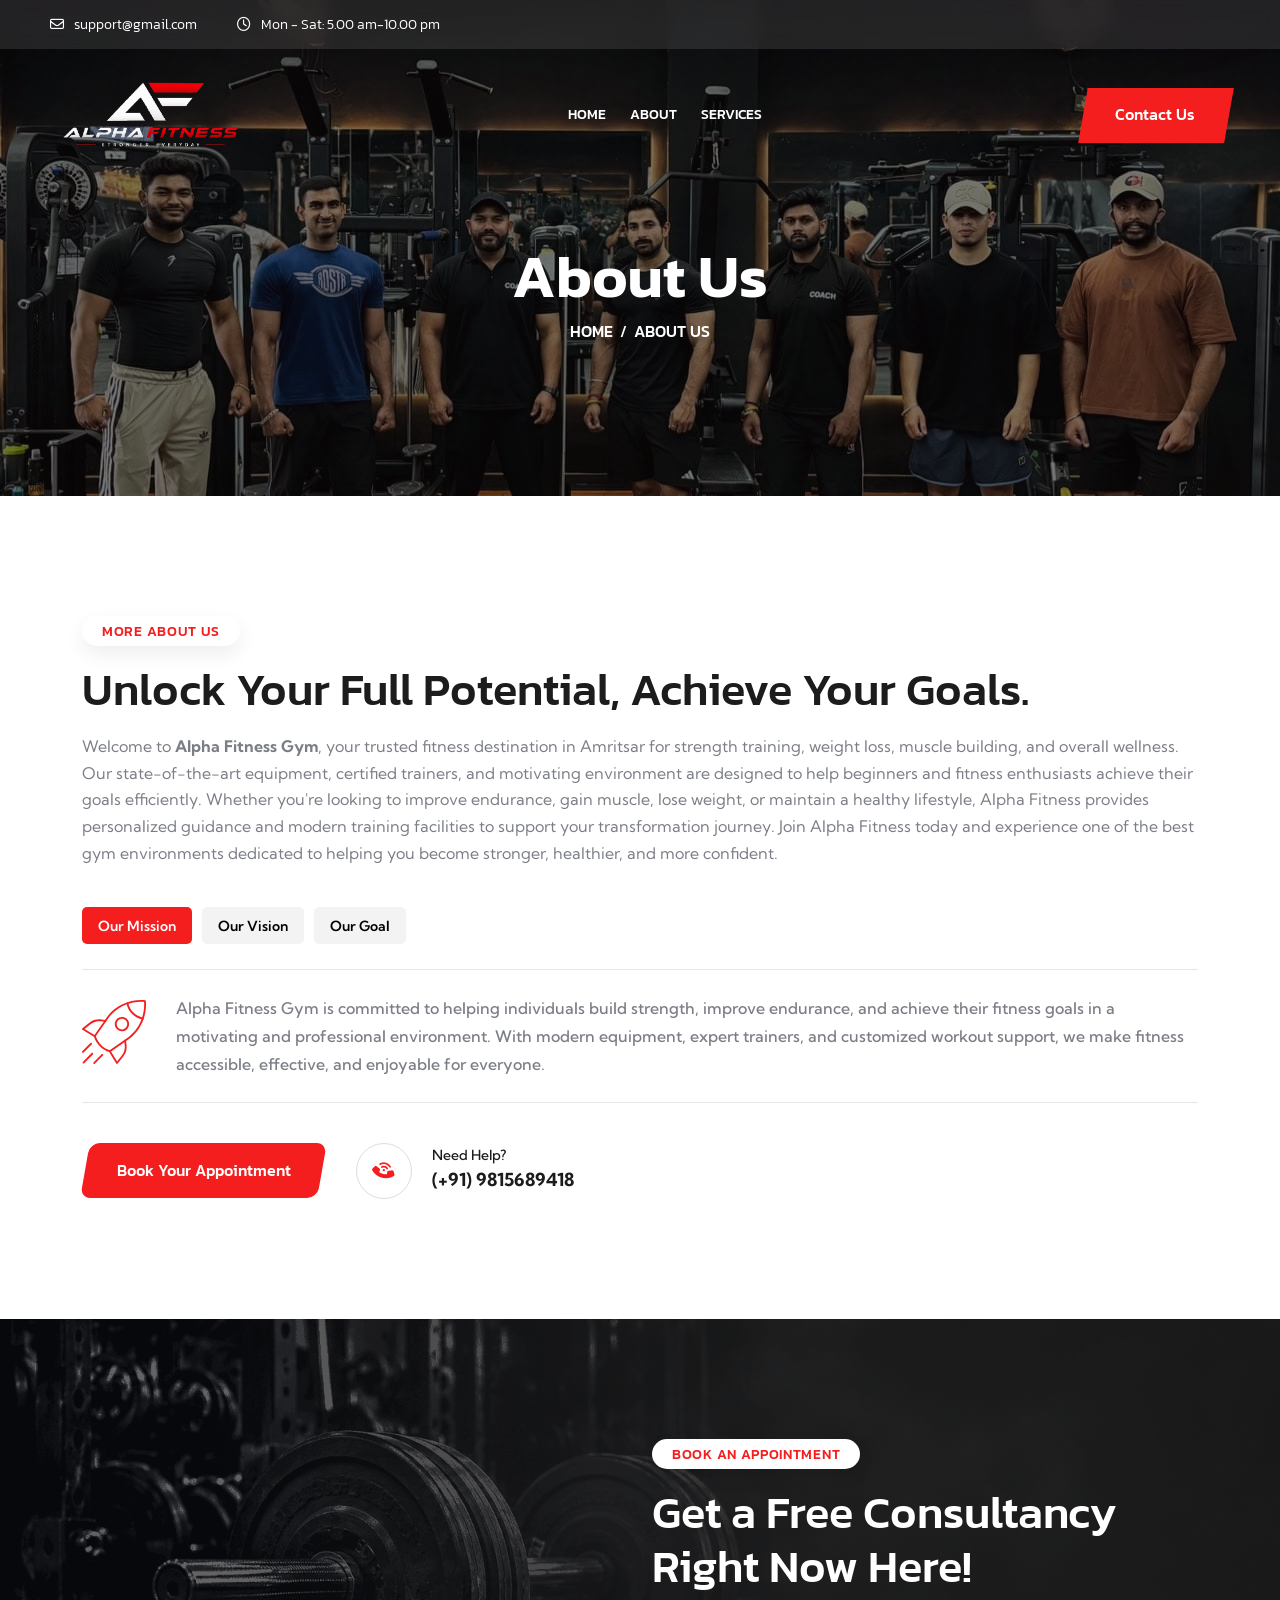
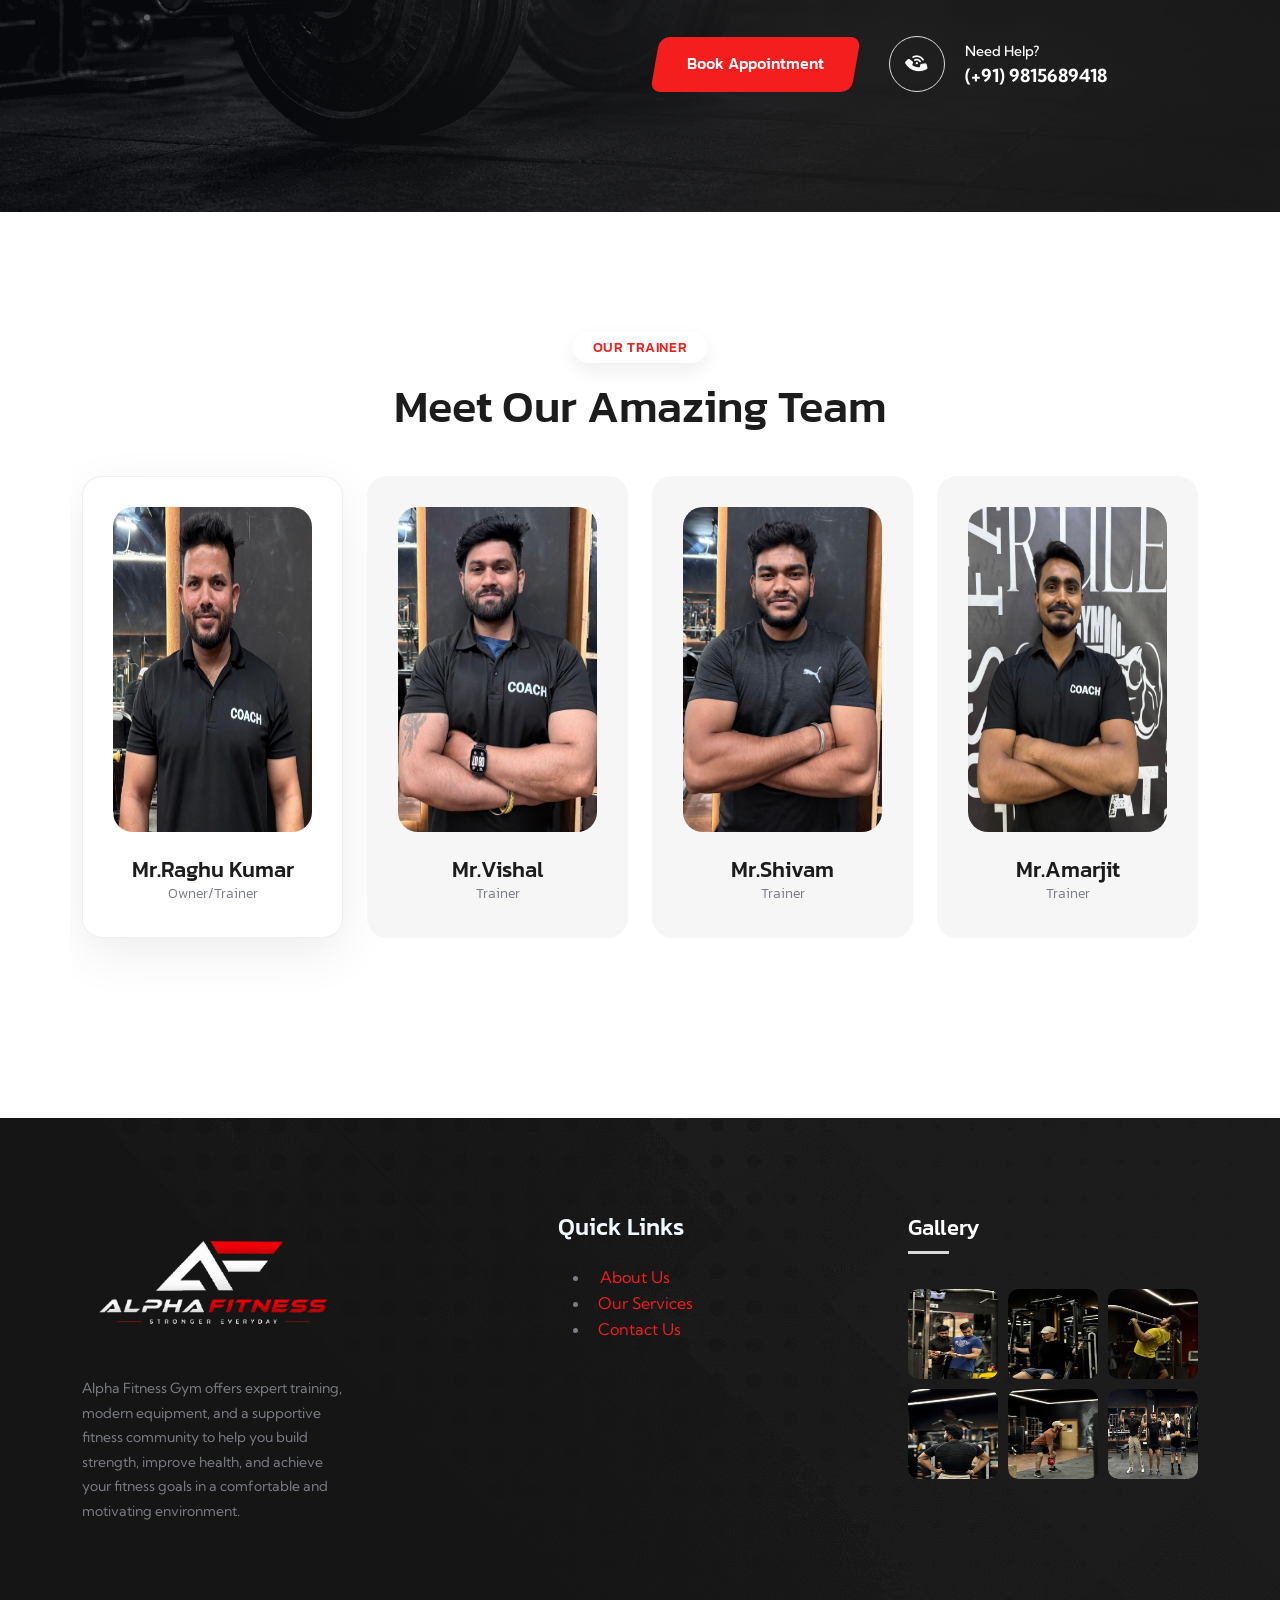
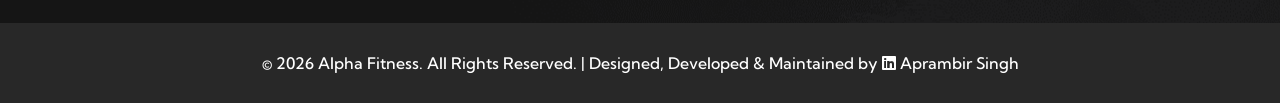
<file: about.html>
<!doctype html>
<html class="no-js" lang="zxx">


<head>
   <meta charset="utf-8">
    <meta http-equiv="x-ua-compatible" content="ie=edge">
    <title>AlphaFitness </title>
    <meta name="description" content="AlphaFitness">
    <meta name="keywords" content="AlphaFitness">
    <meta name="robots" content="INDEX,FOLLOW">

    <!-- Mobile Specific Metas -->
    <meta name="viewport" content="width=device-width, initial-scale=1, shrink-to-fit=no">

    <!-- Favicons - Place favicon.ico in the root directory -->
    <link rel="icon" type="image/png" sizes="32x32" href="assets/img/mine/Light_logo.png">
    <link rel="manifest" href="assets/img/favicons/manifest.json">
    <meta name="msapplication-TileColor" content="#ffffff">
    <meta name="msapplication-TileImage" content="assets/img/favicons/ms-icon-144x144.html">
    <meta name="theme-color" content="#ffffff">

    <!--==============================
	  Google Fonts
	============================== -->
    <link rel="preconnect" href="https://fonts.googleapis.com/">
    <link rel="preconnect" href="https://fonts.gstatic.com/" crossorigin>
    <link href="https://fonts.googleapis.com/css2?family=Kanit:wght@300;400;500;600;700;800&amp;family=Kumbh+Sans:wght@300;400;500;600;700&amp;display=swap" rel="stylesheet">

    <!--==============================
	    All CSS File
	============================== -->
    <!-- Bootstrap -->
    <link rel="stylesheet" href="assets/css/bootstrap.min.css">
    <!-- Fontawesome Icon -->
    <link rel="stylesheet" href="assets/css/fontawesome.min.css">
    <!-- Magnific Popup -->
    <link rel="stylesheet" href="assets/css/magnific-popup.min.css">
    <!-- Slick Slider -->
    <link rel="stylesheet" href="assets/css/slick.min.css">
    <!-- Theme Custom CSS -->
    <link rel="stylesheet" href="assets/css/style.css">

    <link rel="stylesheet"
href="https://cdnjs.cloudflare.com/ajax/libs/font-awesome/6.5.2/css/all.min.css">
    <style>
        @media (max-width: 767px) {
    .footer-area,
    .about-area,
    .bmi-area,
    .gallery-area,
    .team-area,
    .contact-area {
        text-align: center;
    }

}
.mobile-menu ul li a::before {
    content: "→";
}
    </style>
    </head>

<body>
    <!--********************************
   		Code Start From Here 
	******************************** -->




    <!--==============================
     Preloader
    ==============================-->
    <div class="preloader ">
        <div class="preloader-inner">
            <span class="loader"></span>
        </div>
    </div>
    <div class="popup-search-box">
        <button class="searchClose"><i class="fal fa-times"></i></button>
        <form action="#">
            <input type="text" placeholder="Search Here..">
            <button type="submit"><i class="fal fa-search"></i></button>
        </form>
    </div>
    <div class="sidemenu-wrapper">
        <div class="sidemenu-content">
            <button class="closeButton sideMenuCls"><i class="far fa-times"></i></button>
            <div class="widget footer-widget">
                <div class="widget-about">
                    <div class="footer-logo">
                        <a href="index-2.html"><img src="assets/img/logo-white.svg" alt="Fitmas"></a>
                    </div>
                    <p class="about-text">A gym, also known as a fitness center or health club, is a facility dedicated to physical fitness and exercise gyms and typically offer a range</p>
                    <div class="social-btn style2">
                        <a href="https://www.facebook.com/"><i class="fab fa-facebook"></i></a>
                        <a href="https://twitter.com/"><i class="fab fa-twitter"></i></a>                            
                        <a href="https://pinterest.com/"><i class="fab fa-pinterest-p"></i></a>
                        <a href="https://instagram.com/"><i class="fab fa-instagram"></i></a>
                    </div>
                </div>
            </div>
            <div class="widget widget_nav_menu footer-widget">
                <h3 class="widget_title">Quick Links</h3>
                <ul class="menu">
                    <li><a href="about.html">About Us</a></li>
                    <li><a href="project-details.html">Our Mission</a></li>
                    <li><a href="team.html">Meet The Teams</a></li>
                    <li><a href="project.html">Our Projects</a></li>
                    <li><a href="contact.html">Contact Us</a></li>
                </ul>
            </div>
        </div>
    </div>
    <!--==============================
    Mobile Menu
    ============================== -->
     <div class="mobile-menu-wrapper">
        <div class="mobile-menu-area text-center">
            <button class="menu-toggle"><i class="fal fa-times"></i></button>
            <div class="mobile-logo">
                <a href="index.html"><img src="assets/img/mine/Light_logo.png" alt="AlphaFitness"></a>
            </div>
            <div class="mobile-menu">
                <ul>
                    <li>
                        <a href="index.html">Home</a>
                        
                    </li>
                    <li >
                        <a href="about.html">About Us</a>
                        
                    </li>
                    <li>
                        <a href="service.html">Services</a>
                        
                    </li>
                    <li>
                        <a href="contact.html">Contact Us</a>
                        
                    </li>
                    
                   
                </ul>
            </div>
        </div>
    </div>
    <!--==============================
	Header Area
    ==============================-->
     <header class="nav-header header-layout2">
        <div class="header-top d-lg-block d-none">
            <div class="container-fluid">
                <div class="row justify-content-center justify-content-lg-between align-items-center gy-2">
                    <div class="col-auto d-none d-lg-block">
                        <div class="header-links">
                            <ul>
                                <li><i class="far fa-envelope"></i><a href="mailto:info@gmail.com">support@gmail.com</a></li>
                                <li><i class="far fa-clock"></i>Mon - Sat: 5.00 am-10.00 pm</li>
                            </ul>
                        </div>
                    </div>
                    <div class="col-auto">
                        <!-- <div class="header-links">
                            <ul>
                                <li>
                                    <div class="social-links">
                                        <span class="me-3">Visit our social pages</span>
                                        <a href="https://www.facebook.com/"><i class="fab fa-facebook-f"></i></a>
                                        <a href="https://www.twitter.com/"><i class="fab fa-twitter"></i></a>
                                        <a href="https://www.linkedin.com/"><i class="fab fa-linkedin-in"></i></a>
                                        <a href="https://www.pinterest.com/"><i class="fab fa-pinterest-p"></i></a>
                                    </div>
                                </li>
                            </ul>
                        </div> -->
                    </div>
                </div>
            </div>
        </div>
        <div class="sticky-wrapper">
            <!-- Main Menu Area -->
            <div class="menu-area">
                <div class="container-fluid">
                    <div class="row align-items-center justify-content-lg-start justify-content-between">
    <div class="col-auto">
        <div class="header-logo">
            <a href="index.html"><img style="height: 100px;width: auto;" src="assets/img/mine/dark_logo.png" alt="logo"></a>
        </div>
    </div>

    <div class="col-auto m-lg-auto">
        <nav class="main-menu d-none d-lg-inline-block">
            <ul>
                <li >
                    <a href="index.html">Home</a>
                </li>

                <li>
                    <a href="about.html">About</a>
                </li>

                <li>
                    <a href="service.html">Services</a>
                    
                </li>

               

                
        </nav>

        <div class="navbar-right d-inline-flex d-lg-none">
            <button type="button" class="menu-toggle icon-btn">
                <i class="fa-solid fa-bars"></i>
            </button>
        </div>
    </div>

    <div class="col-auto d-xxl-block d-none">
        <div class="navbar-right-desc">
            <i class="fa-solid fa-phone-volume"></i>
            <a href="tel:98156 89418">98156 89418</a>
        </div>
    </div>

    <div class="col-auto d-none d-lg-block">
        <div class="header-button">
            <a href="contact.html" class="btn style2 style-r0 d-xl-block d-none">
                Contact Us
            </a>

            <!-- <button type="button" class="btn style-r0 btn-border3 sideMenuToggler">
                <i class="fa-solid fa-bars"></i>
            </button> -->
        </div>
    </div>
</div>
                </div>
            </div>
        </div>
    </header>
    <!--==============================
    Breadcumb
    ============================== -->
    <div class="breadcumb-wrapper" data-bg-src="assets/img/mine/about1.1.jpeg">
        <!-- bg animated image/ -->   
        <div class="container">
            <div class="row">
                <div class="col-lg-12">
                    <div class="breadcumb-content" style="padding-top:100px;">
    <h1 class="breadcumb-title">About Us</h1>
    <ul class="breadcumb-menu">
        <li><a href="index.html">HOME</a></li>
        <li class="active">ABOUT US</li>
    </ul>
</div>
                </div>
            </div>
            
        </div>
    </div>

    <!--==============================
    About Area  
    ==============================-->
    <div class="space">
        <div class="container">
            <div class="row">
                <!-- <div class="col-lg-6 order-lg-2 text-lg-end">
                    <div class="about-thumb mb-5 mb-lg-0">  
                        <img class="about-img-1" src="assets/img/normal/about_1-1.png" alt="img">
                        <img class="about-img-2 jump" src="assets/img/normal/about_1-2.png" alt="img">
                    </div>
                </div> -->
                <div class="col-lg-12 order-lg-1">
                    <div class="about-content-wrap">
                        <div class="title-area mb-0">
                            <span class="sub-title">More About Us</span>
                            <h2 class="sec-title">Unlock Your Full Potential,
                                Achieve Your Goals.</h2>
                            <p class="sec-text">Welcome to <strong>Alpha Fitness Gym</strong>, your trusted fitness destination in Amritsar for strength training, weight loss, muscle building, and overall wellness. Our state-of-the-art equipment, certified trainers, and motivating environment are designed to help beginners and fitness enthusiasts achieve their goals efficiently. Whether you're looking to improve endurance, gain muscle, lose weight, or maintain a healthy lifestyle, Alpha Fitness provides personalized guidance and modern training facilities to support your transformation journey. Join Alpha Fitness today and experience one of the best gym environments dedicated to helping you become stronger, healthier, and more confident. 
                            </p>
                            <div class="about-tab-1">
                                <div class="filter-menu-active">
                                    <button data-filter=".cat1" class="active" type="button">Our Mission</button>
                                    <button data-filter=".cat2" type="button">Our Vision</button>
                                    <button data-filter=".cat3" type="button">Our Goal</button>
                                </div>
                                <div class="filter-active-cat1">
                                    <div class="filter-item cat1">
                                        <div class="about-tab-icon">
                                            <img src="assets/img/icon/about-icon.svg" alt="img">
                                        </div>
                                        <p class="about-tab-text">Alpha Fitness Gym is committed to helping individuals build strength, improve endurance, and achieve their fitness goals in a motivating and professional environment. With modern equipment, expert trainers, and customized workout support, we make fitness accessible, effective, and enjoyable for everyone.</p>
                                    </div>
                                    <div class="filter-item cat2">
                                        <div class="about-tab-icon">
                                            <img src="assets/img/icon/about-icon.svg" alt="img">
                                        </div>
                                        <p class="about-tab-text">Alpha Fitness Gym encourages a healthier and more active lifestyle by providing a supportive, energetic, and goal-driven fitness environment. Our modern facilities and expert guidance help members stay motivated, build confidence, and achieve lasting fitness results.</p>
                                    </div>
                                    <div class="filter-item cat3">
                                        <div class="about-tab-icon">
                                            <img src="assets/img/icon/about-icon.svg" alt="img">
                                        </div>
                                        <p class="about-tab-text">Alpha Fitness Gym provides a motivating and professional fitness environment where individuals can stay active, improve their health, and work towards their personal fitness goals with confidence and consistency.</p>
                                    </div>
                                </div>
                            </div>
                        </div>
                        <div class="btn-wrap mt-40">
                            <a href="contact.html" class="btn">Book Your Appointment</a>
                            <div class="about-info-wrap">
                                <div class="icon"><i class="fas fa-phone-volume"></i></div>
                                <div class="details">
                                    <p class="about-info-title">Need Help?</p>
                                    <a class="about-info-link" href="tel:+919815689418">(+91) 9815689418</a>
                                </div>
                            </div>
                        </div>
                    </div>                    
                </div>
            </div>
        </div>
    </div>

    <!--==============================
    Service Area 02  
    ==============================-->
    <!-- <div class="service-area-2 space-bottom overflow-hidden">
        <div class="container">
            <div class="title-area text-center">
                <span class="sub-title">Our Services</span>
                <h2 class="sec-title">Service We Provide</h2>
            </div>
        </div>
        <div class="container">
            <div class="row global-carousel service-slider-2 slider-shadow" data-slide-show="3" data-ml-slide-show="3" data-lg-slide-show="3" data-md-slide-show="2" data-sm-slide-show="1" data-xs-slide-show="1" data-dots="false">
                <div class="col-lg-4 col-md-6">
                    <div class="service-card style2">
                        <div class="service-card_icon">
                            <img src="assets/img/icon/service-icon_2-1.svg" alt="img">
                        </div>
                        <div class="service-card_content">
                            <h4 class="service-card_title h5"><a href="service-details.html">Gym Fitness Class</a></h4>
                            <p class="service-card_text">High-intensity workouts that alternate between intense bursts of exercise and
                                short recovery periods...</p>
                            <a href="service-details.html" class="link-btn" tabindex="0"><i class="fas fa-arrow-right"></i> Read More</a>
                        </div>
                    </div>
                </div>
                <div class="col-lg-4 col-md-6">
                    <div class="service-card style2">
                        <div class="service-card_icon">
                            <img src="assets/img/icon/service-icon_2-2.svg" alt="img">
                        </div>
                        <div class="service-card_content">
                            <h4 class="service-card_title h5"><a href="service-details.html">Power Lifting</a></h4>
                            <p class="service-card_text">High-intensity workouts that alternate between intense bursts of exercise and
                                short recovery periods...</p>
                            <a href="service-details.html" class="link-btn" tabindex="0"><i class="fas fa-arrow-right"></i> Read More</a>
                        </div>
                    </div>
                </div>
                <div class="col-lg-4 col-md-6">
                    <div class="service-card style2">
                        <div class="service-card_icon">
                            <img src="assets/img/icon/service-icon_2-3.svg" alt="img">
                        </div>
                        <div class="service-card_content">
                            <h4 class="service-card_title h5"><a href="service-details.html">Body Building</a></h4>
                            <p class="service-card_text">High-intensity workouts that alternate between intense bursts of exercise and
                                short recovery periods...</p>
                            <a href="service-details.html" class="link-btn" tabindex="0"><i class="fas fa-arrow-right"></i> Read More</a>
                        </div>
                    </div>
                </div>
                <div class="col-lg-4 col-md-6">
                    <div class="service-card style2">
                        <div class="service-card_icon">
                            <img src="assets/img/icon/service-icon_2-1.svg" alt="img">
                        </div>
                        <div class="service-card_content">
                            <h4 class="service-card_title h5"><a href="service-details.html">Gym Fitness Class</a></h4>
                            <p class="service-card_text">High-intensity workouts that alternate between intense bursts of exercise and
                                short recovery periods...</p>
                            <a href="service-details.html" class="link-btn" tabindex="0"><i class="fas fa-arrow-right"></i> Read More</a>
                        </div>
                    </div>
                </div>
                <div class="col-lg-4 col-md-6">
                    <div class="service-card style2">
                        <div class="service-card_icon">
                            <img src="assets/img/icon/service-icon_2-2.svg" alt="img">
                        </div>
                        <div class="service-card_content">
                            <h4 class="service-card_title h5"><a href="service-details.html">Power Lifting</a></h4>
                            <p class="service-card_text">High-intensity workouts that alternate between intense bursts of exercise and
                                short recovery periods...</p>
                            <a href="service-details.html" class="link-btn" tabindex="0"><i class="fas fa-arrow-right"></i> Read More</a>
                        </div>
                    </div>
                </div>
                <div class="col-lg-4 col-md-6">
                    <div class="service-card style2">
                        <div class="service-card_icon">
                            <img src="assets/img/icon/service-icon_2-3.svg" alt="img">
                        </div>
                        <div class="service-card_content">
                            <h4 class="service-card_title h5"><a href="service-details.html">Body Building</a></h4>
                            <p class="service-card_text">High-intensity workouts that alternate between intense bursts of exercise and
                                short recovery periods...</p>
                            <a href="service-details.html" class="link-btn" tabindex="0"><i class="fas fa-arrow-right"></i> Read More</a>
                        </div>
                    </div>
                </div>
            </div>
        </div>
    </div> -->

    <!--==============================
    Cta Area  
    ==============================-->
    <section class="cta-area space" data-bg-src="assets/img/mine/cta.png">
        <div class="container">
            <div class="row justify-content-lg-end justify-content-center">
                <div class="col-xl-6 col-lg-8 col-md-10">
                    <div class="cta-wrap text-center text-lg-start">
                        <div class="title-area">
                            <span class="sub-title">Book An Appointment</span>
                            <h2 class="sec-title text-white">Get a Free Consultancy
                                Right Now Here!</h2>
                        </div>
                        <div class="btn-wrap mt-40">
                            <a href="about.html" class="btn style2">Book Appointment</a>
                            <div class="about-info-wrap style3">
                                <div class="icon"><i class="fas fa-phone-volume"></i></div>
                                <div class="details">
                                    <p class="about-info-title text-white">Need Help?</p>
                                    <a class="about-info-link" href="tel:+919815689418">(+91) 9815689418</a>
                                </div>
                            </div>
                        </div>
                    </div>
                </div>
            </div>
        </div>
    </section>  

    <!--==============================
    Team Area  
    ==============================-->
    <div class="team-area-1 space">
        <div class="container">
            <div class="title-area text-center">
                <span class="sub-title">Our Trainer</span>
                <h2 class="sec-title">Meet Our Amazing Team</h2>
            </div>
            <div class="row global-carousel team-slider-1 slider-shadow" data-slide-show="4" data-ml-slide-show="4" data-lg-slide-show="3" data-md-slide-show="2" data-sm-slide-show="1" data-xs-slide-show="1" data-center-mode="true">
                <!-- <div class="col-lg-4 col-md-6">
                    <div class="team-card">
                        <div class="team-card_img">
                            <img src="assets/img/team/team-1.png" alt="img">
                        </div>
                        <div class="team-card_content">
                            <h4 class="team-card_title"><a href="team-details.html">George Thomas</a>
                            </h4>
                            <span class="team-card_desig">CEO/Founder</span>
                            <div class="social-btn">
                                <a href="https://twitter.com/"><i class="fab fa-twitter"></i></a>
                                <a href="https://linkedin.com/"><i class="fab fa-linkedin-in"></i></a>
                                <a href="https://www.discord.com/"><i class="fab fa-discord"></i></a>
                            </div>
                        </div>
                    </div>
                </div> -->
                <div class="col-lg-4 col-md-6">
                    <div class="team-card">
                        <div class="team-card_img">
                            <img src="assets/img/mine/RaghuPaaji.jpeg" style=" height: 325px;"alt="img">
                        </div>
                        <div class="team-card_content">
                            <h4 class="team-card_title">Mr.Raghu Kumar
                            </h4>
                            <span class="team-card_desig">Owner/Trainer</span>
                            
                        </div>
                    </div>
                </div>
                <div class="col-lg-4 col-md-6">
                    <div class="team-card">
                        <div class="team-card_img">
                            <img src="assets/img/mine/vishalJI.jpeg" style="height: 325px;" alt="img">
                        </div>
                        <div class="team-card_content">
                            <h4 class="team-card_title">Mr.Vishal
                            </h4>
                            <span class="team-card_desig">Trainer</span>
                           
                        </div>
                    </div>
                </div>
                <div class="col-lg-4 col-md-6">
                    <div class="team-card">
                        <div class="team-card_img">
                            <img src="assets/img/mine/trainer.jpeg" style="height: 325px;" alt="img">
                        </div>
                        <div class="team-card_content">
                            <h4 class="team-card_title">Mr.Shivam
                            </h4>
                            <span class="team-card_desig">Trainer</span>
                           
                        </div>
                    </div>
                </div>

                <div class="col-lg-4 col-md-6">
                    <div class="team-card">
                        <div class="team-card_img">
                            <img src="assets/img/mine/amar.jpeg" style=" height: 325px;"alt="img">
                        </div>
                        <div class="team-card_content">
                            <h4 class="team-card_title">Mr.Amarjit
                            </h4>
                            <span class="team-card_desig">Trainer</span>
                            
                        </div>
                    </div>
                </div>
               
                <!-- <div class="col-lg-4 col-md-6">
                    <div class="team-card">
                        <div class="team-card_img">
                            <img src="assets/img/team/team-1.png" alt="img">
                        </div>
                        <div class="team-card_content">
                            <h4 class="team-card_title"><a href="team-details.html">George Thomas</a>
                            </h4>
                            <span class="team-card_desig">CEO/Founder</span>
                            <div class="social-btn">
                                <a href="https://twitter.com/"><i class="fab fa-twitter"></i></a>
                                <a href="https://linkedin.com/"><i class="fab fa-linkedin-in"></i></a>
                                <a href="https://www.discord.com/"><i class="fab fa-discord"></i></a>
                            </div>
                        </div>
                    </div>
                </div>
                <div class="col-lg-4 col-md-6">
                    <div class="team-card">
                        <div class="team-card_img">
                            <img src="assets/img/team/team-2.png" alt="img">
                        </div>
                        <div class="team-card_content">
                            <h4 class="team-card_title"><a href="team-details.html">Mike Johnson</a>
                            </h4>
                            <span class="team-card_desig">CEO/Founder</span>
                            <div class="social-btn">
                                <a href="https://twitter.com/"><i class="fab fa-twitter"></i></a>
                                <a href="https://linkedin.com/"><i class="fab fa-linkedin-in"></i></a>
                                <a href="https://www.discord.com/"><i class="fab fa-discord"></i></a>
                            </div>
                        </div>
                    </div>
                </div>
                <div class="col-lg-4 col-md-6">
                    <div class="team-card">
                        <div class="team-card_img">
                            <img src="assets/img/team/team-3.png" alt="img">
                        </div>
                        <div class="team-card_content">
                            <h4 class="team-card_title"><a href="team-details.html">Amelia Harper</a>
                            </h4>
                            <span class="team-card_desig">CEO/Founder</span>
                            <div class="social-btn">
                                <a href="https://twitter.com/"><i class="fab fa-twitter"></i></a>
                                <a href="https://linkedin.com/"><i class="fab fa-linkedin-in"></i></a>
                                <a href="https://www.discord.com/"><i class="fab fa-discord"></i></a>
                            </div>
                        </div>
                    </div>
                </div>
                <div class="col-lg-4 col-md-6">
                    <div class="team-card">
                        <div class="team-card_img">
                            <img src="assets/img/team/team-4.png" alt="img">
                        </div>
                        <div class="team-card_content">
                            <h4 class="team-card_title"><a href="team-details.html">Oliver Samuel</a>
                            </h4>
                            <span class="team-card_desig">CEO/Founder</span>
                            <div class="social-btn">
                                <a href="https://twitter.com/"><i class="fab fa-twitter"></i></a>
                                <a href="https://linkedin.com/"><i class="fab fa-linkedin-in"></i></a>
                                <a href="https://www.discord.com/"><i class="fab fa-discord"></i></a>
                            </div>
                        </div>
                    </div>
                </div> -->
            </div>
        </div>
    </div>

    <!--==============================
        Footer Area
    ==============================-->
     <footer class="footer-wrapper footer-layout1" data-bg-src="assets/img/bg/footer-1-bg.png">    
        <div class="container">
            <div class="widget-area">
                <div class="row justify-content-between">
                    <div class="col-md-6 col-xl-3">
                        <div class="widget footer-widget">
                            <div class="widget-about">
                                <div class="footer-logo">
                                    <a href="index.html"><img src="assets/img/mine/dark_logo.png" alt="AlphaFitness"></a>
                                </div>
                                <p class="about-text">Alpha Fitness Gym offers expert training, modern equipment, and a supportive fitness community to help you build strength, improve health, and achieve your fitness goals in a comfortable and motivating environment.</p>
                                <!-- <div class="social-btn">
                                    <a href="https://twitter.com/" tabindex="0"><i class="fab fa-twitter"></i></a>
                                    <a href="https://linkedin.com/" tabindex="0"><i class="fab fa-linkedin-in"></i></a>
                                    <a href="https://www.discord.com/" tabindex="0"><i class="fab fa-discord"></i></a>
                                </div> -->
                            </div>
                        </div>
                    </div>
                   <div class="col-md-6 col-xl-auto">
    <div >
        <h3 class="widget_title" style="color: aliceblue;">Quick Links</h3>
        <div class="menu-all-pages-container">
            <ul class="menu">
                <li><a href="about.html"><span style="margin-right:10px;"></span>About Us</a></li>
                <li><a href="service.html"><span style="margin-right:8px;"></span>Our Services</a></li>
                <li><a href="contact.html"><span style="margin-right:8px;"></span>Contact Us</a></li>
            </ul>
        </div>
    </div>
</div>
                    <div class="col-md-6 col-xl-auto">
                        <div class="widget footer-widget">
                            <h3 class="widget_title">Gallery</h3>
                            <div class="sidebar-gallery">
                                <div class="gallery-thumb">
                                    <img src="assets/img/mine/51.jpeg" style="height: 90px;width: 90px;" alt="Gallery Image">
                                    <a href="assets/img/mine/51.jpeg" class="gallery-btn popup-image"><i class="fab fa-instagram"></i></a>
                                </div>
                                <div class="gallery-thumb">
                                    <img src="assets/img/mine/52.jpeg" style="height: 90px;width: 90px;" alt="Gallery Image">
                                    <a href="assets/img/mine/52.jpeg" class="gallery-btn popup-image"><i class="fab fa-instagram"></i></a>
                                </div>
                                <div class="gallery-thumb">
                                    <img src="assets/img/mine/53.jpeg" style="height: 90px;width: 90px;" alt="Gallery Image">
                                    <a href="assets/img/mine/53.jpeg" class="gallery-btn popup-image"><i class="fab fa-instagram"></i></a>
                                </div>
                                <div class="gallery-thumb">
                                    <img src="assets/img/mine/54.jpeg" style="height: 90px;width: 90px;" alt="Gallery Image">
                                    <a href="assets/img/mine/54.jpeg" class="gallery-btn popup-image"><i class="fab fa-instagram"></i></a>
                                </div>
                                <div class="gallery-thumb">
                                    <img src="assets/img/mine/55.jpeg" style="height: 90px;width: 90px;" alt="Gallery Image">
                                    <a href="assets/img/mine/55.jpeg" class="gallery-btn popup-image"><i class="fab fa-instagram"></i></a>
                                </div>
                                <div class="gallery-thumb">
                                    <img src="assets/img/mine/56.jpeg" style="height: 90px;width: 90px;" alt="Gallery Image">
                                    <a href="assets/img/mine/56.jpeg" class="gallery-btn popup-image"><i class="fab fa-instagram"></i></a>
                                </div>
                            </div>
                        </div>
                    </div>
                                    
                </div>
            </div>
        </div>
        <div class="copyright-wrap">
    <div class="container">
        <div class="row justify-content-center">
            <div class="col-auto align-self-center">
                <p class="copyright-text text-center">
                    © 2026 <a href="#">Alpha Fitness</a>. All Rights Reserved. |
                    Designed, Developed &amp; Maintained by
                    <a href="https://www.linkedin.com/in/aprambir-singh-b2011a214/"
                       target="_blank"
                       rel="noopener noreferrer"
                       title="Connect with Aprambir Singh on LinkedIn">
                        <i class="fab fa-linkedin"></i> Aprambir Singh
                    </a>
                </p>
            </div>
        </div>
    </div>
</div>
    </footer>


    <!--********************************
			Code End  Here 
	******************************** -->

    <!-- Scroll To Top -->
    <div class="scroll-top">
        <svg class="progress-circle svg-content" width="100%" height="100%" viewBox="-1 -1 102 102">
            <path d="M50,1 a49,49 0 0,1 0,98 a49,49 0 0,1 0,-98" style="transition: stroke-dashoffset 10ms linear 0s; stroke-dasharray: 307.919, 307.919; stroke-dashoffset: 307.919;"></path>
        </svg>
    </div>

    <!--==============================
    All Js File
    ============================== -->
    <!-- Jquery -->
    <script src="assets/js/vendor/jquery-3.6.0.min.js"></script>
    <!-- Slick Slider -->
    <script src="assets/js/slick.min.js"></script>
    <!-- Bootstrap -->
    <script src="assets/js/bootstrap.min.js"></script>
    <!-- Magnific Popup -->
    <script src="assets/js/jquery.magnific-popup.min.js"></script>
    <!-- Counter Up -->
    <script src="assets/js/jquery.counterup.min.js"></script>
    <!-- Range Slider -->
    <script src="assets/js/jquery-ui.min.js"></script>
    <!-- Isotope Filter -->
    <script src="assets/js/imagesloaded.pkgd.min.js"></script>
    <script src="assets/js/isotope.pkgd.min.js"></script>
    
    <!-- Main Js File -->
    <script src="assets/js/main.js"></script>
</body>


</html>
</file>
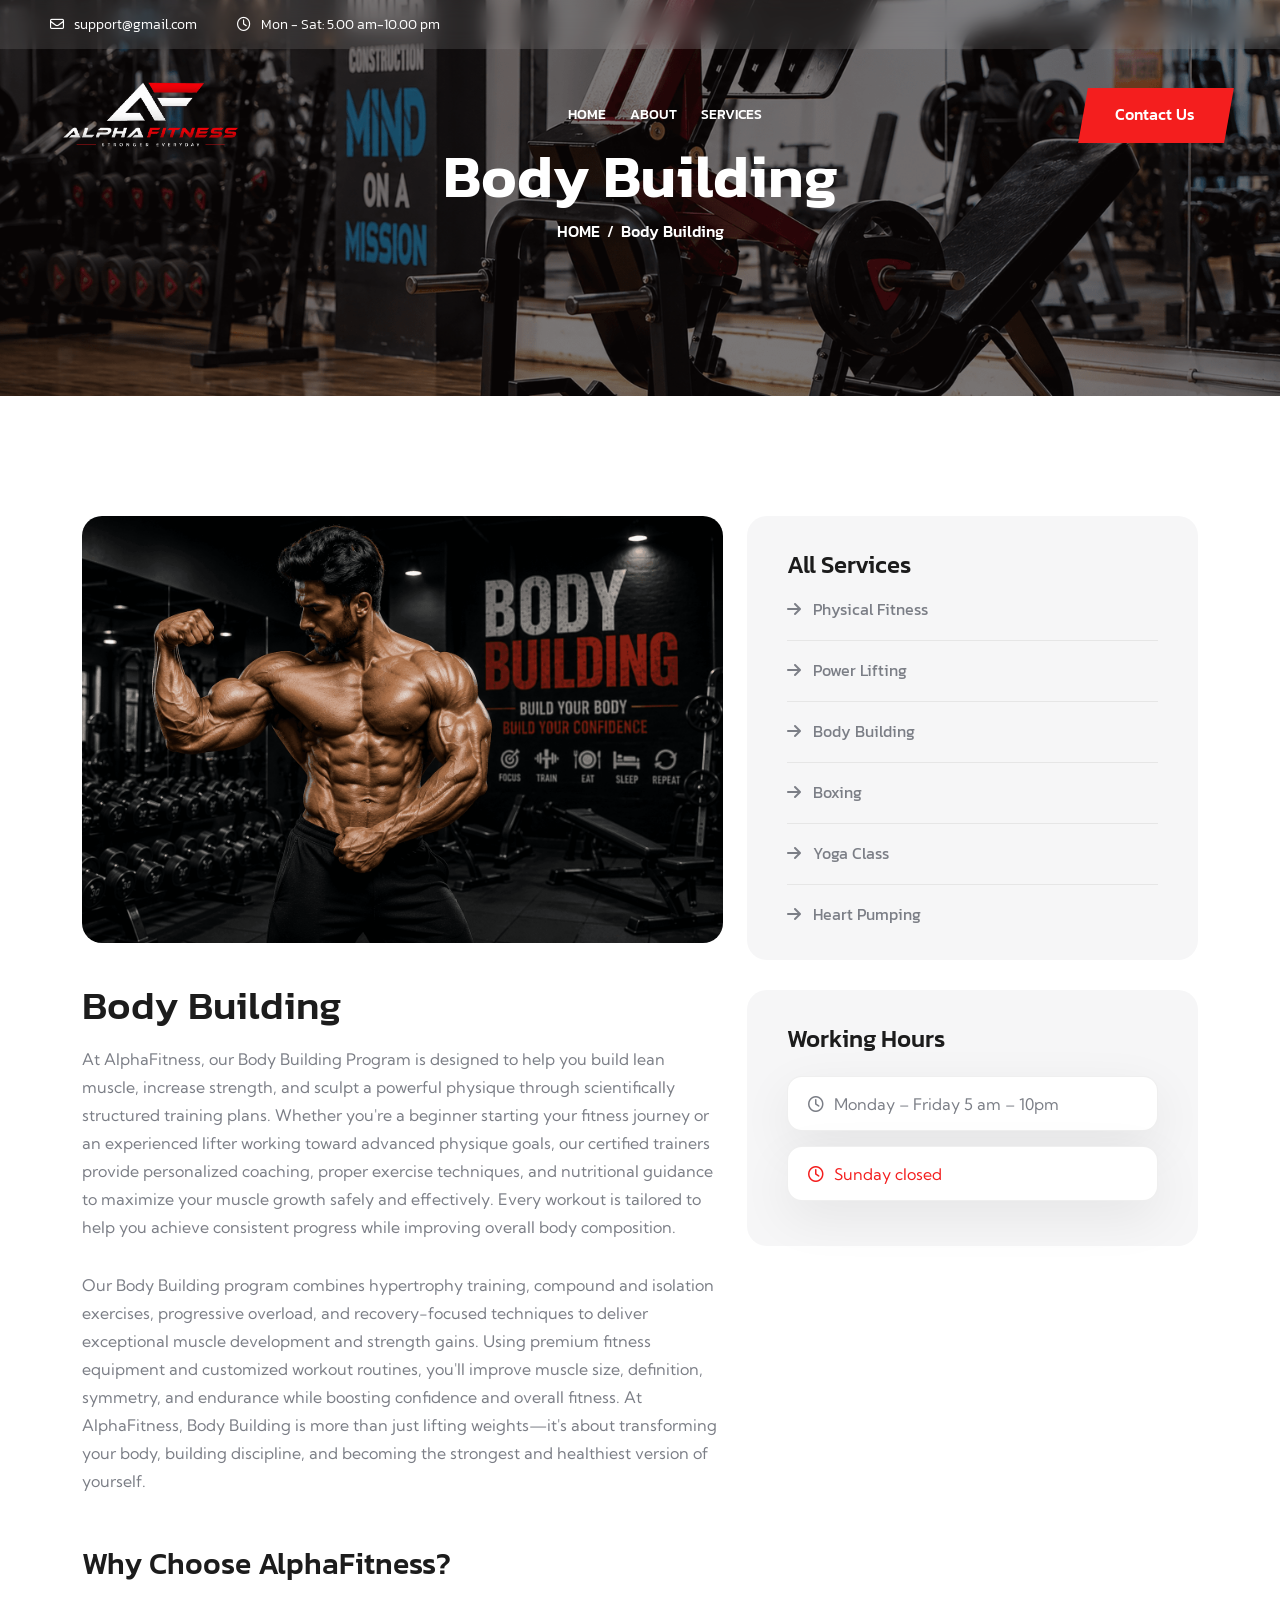
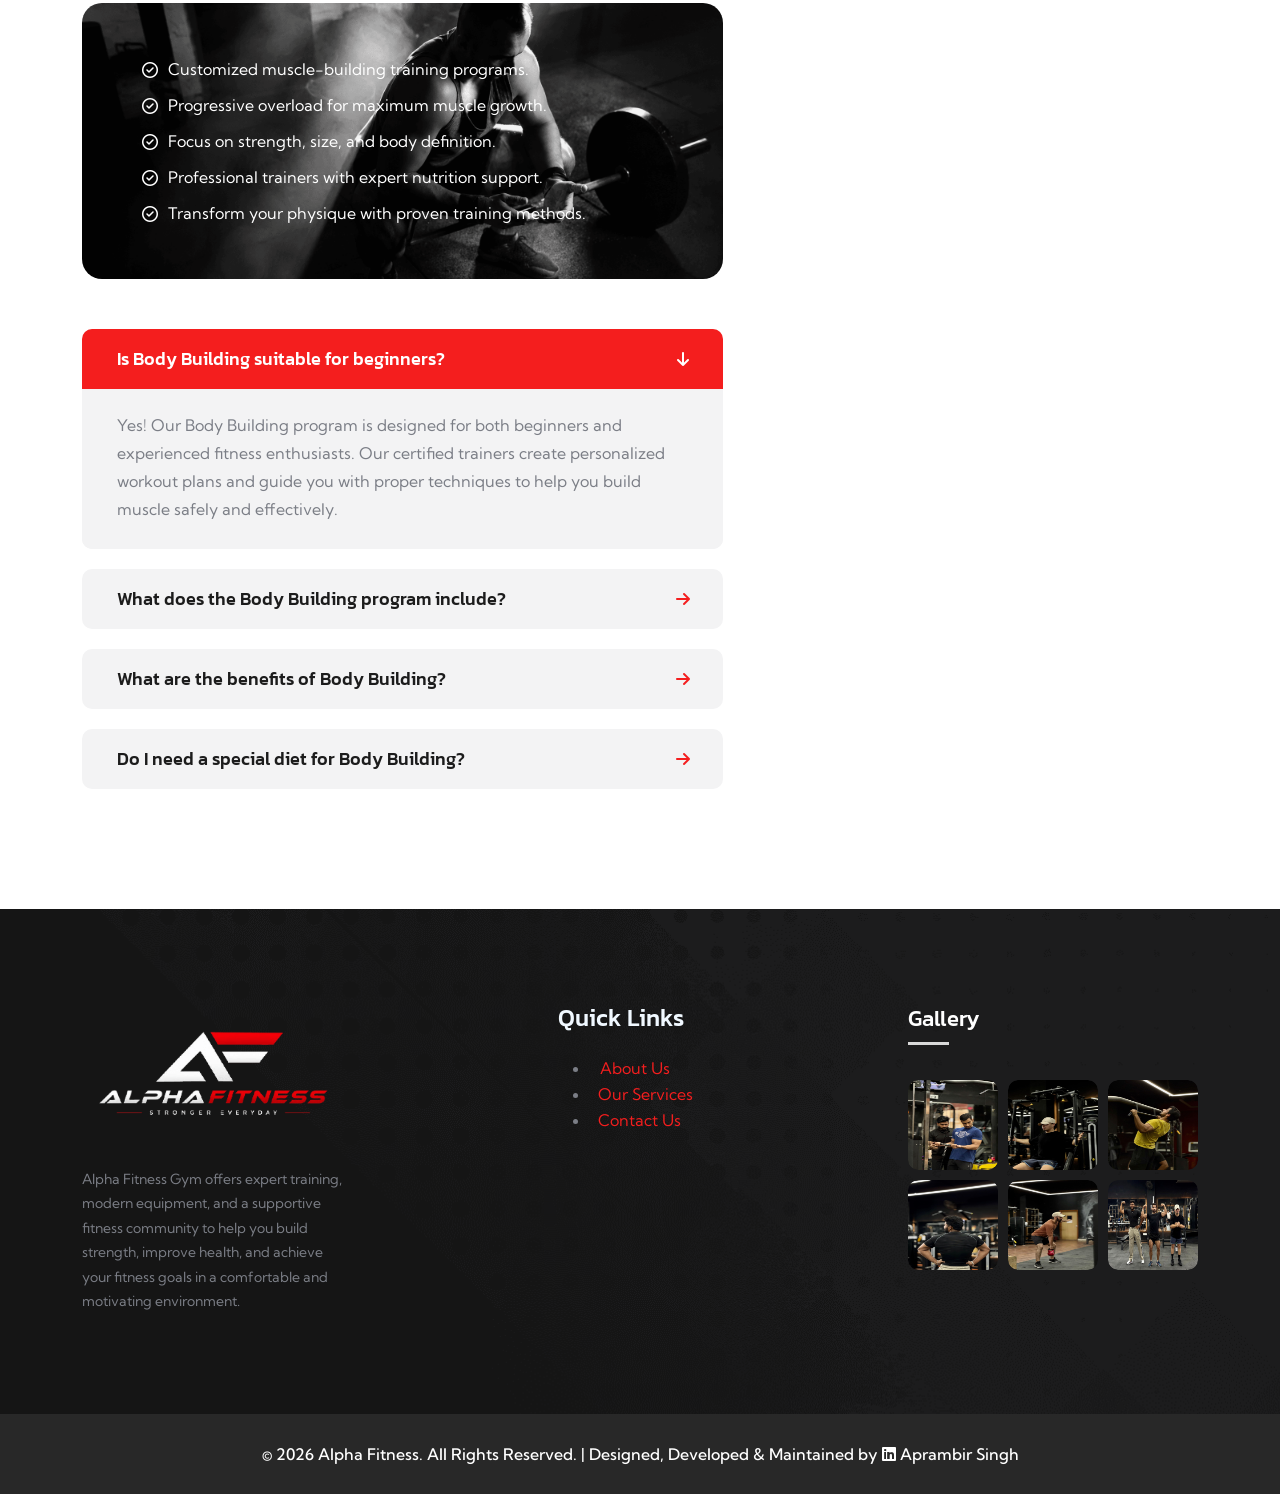
<file: bodybuild.html>
<!doctype html>
<html class="no-js" lang="zxx">

<head>
   <meta charset="utf-8">
    <meta http-equiv="x-ua-compatible" content="ie=edge">
    <title>AlphaFitness </title>
    <meta name="description" content="AlphaFitness">
    <meta name="keywords" content="AlphaFitness">
    <meta name="robots" content="INDEX,FOLLOW">

    <!-- Mobile Specific Metas -->
    <meta name="viewport" content="width=device-width, initial-scale=1, shrink-to-fit=no">

    <!-- Favicons - Place favicon.ico in the root directory -->
    <link rel="icon" type="image/png" sizes="32x32" href="assets/img/mine/Light_logo.png">
    <link rel="manifest" href="assets/img/favicons/manifest.json">
    <meta name="msapplication-TileColor" content="#ffffff">
    <meta name="msapplication-TileImage" content="assets/img/favicons/ms-icon-144x144.html">
    <meta name="theme-color" content="#ffffff">

    <!--==============================
	  Google Fonts
	============================== -->
    <link rel="preconnect" href="https://fonts.googleapis.com/">
    <link rel="preconnect" href="https://fonts.gstatic.com/" crossorigin>
    <link href="https://fonts.googleapis.com/css2?family=Kanit:wght@300;400;500;600;700;800&amp;family=Kumbh+Sans:wght@300;400;500;600;700&amp;display=swap" rel="stylesheet">

    <!--==============================
	    All CSS File
	============================== -->
    <!-- Bootstrap -->
    <link rel="stylesheet" href="assets/css/bootstrap.min.css">
    <!-- Fontawesome Icon -->
    <link rel="stylesheet" href="assets/css/fontawesome.min.css">
    <!-- Magnific Popup -->
    <link rel="stylesheet" href="assets/css/magnific-popup.min.css">
    <!-- Slick Slider -->
    <link rel="stylesheet" href="assets/css/slick.min.css">
    <!-- Theme Custom CSS -->
    <link rel="stylesheet" href="assets/css/style.css">

     <link rel="stylesheet"
href="https://cdnjs.cloudflare.com/ajax/libs/font-awesome/6.5.2/css/all.min.css">
    <style>
        @media (max-width: 767px) {
    .footer-area,
    .about-area,
    .bmi-area,
    .gallery-area,
    .team-area,
    .contact-area {
        text-align: center;
    }

}
.mobile-menu ul li a::before {
    content: "→";
}
    </style>
    </head>

<body>
    <!--********************************
   		Code Start From Here 
	******************************** -->




    <!--==============================
     Preloader
    ==============================-->
    <div class="preloader ">
        <div class="preloader-inner">
            <span class="loader"></span>
        </div>
    </div>
    <div class="popup-search-box">
        <button class="searchClose"><i class="fal fa-times"></i></button>
        <form action="#">
            <input type="text" placeholder="Search Here..">
            <button type="submit"><i class="fal fa-search"></i></button>
        </form>
    </div>
    <div class="sidemenu-wrapper">
        <div class="sidemenu-content">
            <button class="closeButton sideMenuCls"><i class="far fa-times"></i></button>
            <div class="widget footer-widget">
                <div class="widget-about">
                    <div class="footer-logo">
                        <a href="index-2.html"><img src="assets/img/logo-white.svg" alt="Fitmas"></a>
                    </div>
                    <p class="about-text">A gym, also known as a fitness center or health club, is a facility dedicated to physical fitness and exercise gyms and typically offer a range</p>
                    <div class="social-btn style2">
                        <a href="https://www.facebook.com/"><i class="fab fa-facebook"></i></a>
                        <a href="https://twitter.com/"><i class="fab fa-twitter"></i></a>                            
                        <a href="https://pinterest.com/"><i class="fab fa-pinterest-p"></i></a>
                        <a href="https://instagram.com/"><i class="fab fa-instagram"></i></a>
                    </div>
                </div>
            </div>
            <div class="widget widget_nav_menu footer-widget">
                <h3 class="widget_title">Quick Links</h3>
                <ul class="menu">
                    <li><a href="about.html">About Us</a></li>
                    <li><a href="project-details.html">Our Mission</a></li>
                    <li><a href="team.html">Meet The Teams</a></li>
                    <li><a href="project.html">Our Projects</a></li>
                    <li><a href="contact.html">Contact Us</a></li>
                </ul>
            </div>
        </div>
    </div>
    <!--==============================
    Mobile Menu
    ============================== -->
    <div class="mobile-menu-wrapper">
        <div class="mobile-menu-area text-center">
            <button class="menu-toggle"><i class="fal fa-times"></i></button>
            <div class="mobile-logo">
                <a href="index.html"><img src="assets/img/mine/Light_logo.png" alt="AlphaFitness"></a>
            </div>
            <div class="mobile-menu">
                <ul>
                    <li>
                        <a href="index.html">Home</a>
                        
                    </li>
                    <li >
                        <a href="about.html">About Us</a>
                        
                    </li>
                    <li>
                        <a href="service.html">Services</a>
                        
                    </li>
                    <li>
                        <a href="contact.html">Contact Us</a>
                        
                    </li>
                    
                   
                </ul>
            </div>
        </div>
    </div>
    <!--==============================
	Header Area
    ==============================-->
     <header class="nav-header header-layout2">
        <div class="header-top d-lg-block d-none">
            <div class="container-fluid">
                <div class="row justify-content-center justify-content-lg-between align-items-center gy-2">
                    <div class="col-auto d-none d-lg-block">
                        <div class="header-links">
                            <ul>
                                <li><i class="far fa-envelope"></i><a href="mailto:info@gmail.com">support@gmail.com</a></li>
                                <li><i class="far fa-clock"></i>Mon - Sat: 5.00 am-10.00 pm</li>
                            </ul>
                        </div>
                    </div>
                    <div class="col-auto">
                        <!-- <div class="header-links">
                            <ul>
                                <li>
                                    <div class="social-links">
                                        <span class="me-3">Visit our social pages</span>
                                        <a href="https://www.facebook.com/"><i class="fab fa-facebook-f"></i></a>
                                        <a href="https://www.twitter.com/"><i class="fab fa-twitter"></i></a>
                                        <a href="https://www.linkedin.com/"><i class="fab fa-linkedin-in"></i></a>
                                        <a href="https://www.pinterest.com/"><i class="fab fa-pinterest-p"></i></a>
                                    </div>
                                </li>
                            </ul>
                        </div> -->
                    </div>
                </div>
            </div>
        </div>
        <div class="sticky-wrapper">
            <!-- Main Menu Area -->
            <div class="menu-area">
                <div class="container-fluid">
                    <div class="row align-items-center justify-content-lg-start justify-content-between">
    <div class="col-auto">
        <div class="header-logo">
            <a href="index.html"><img style="height: 100px;width: auto;" src="assets/img/mine/dark_logo.png" alt="logo"></a>
        </div>
    </div>

    <div class="col-auto m-lg-auto">
        <nav class="main-menu d-none d-lg-inline-block">
            <ul>
                <li >
                    <a href="index.html">Home</a>
                </li>

                <li>
                    <a href="about.html">About</a>
                </li>

                <li>
                    <a href="service.html">Services</a>
                    
                </li>

               

                
        </nav>

        <div class="navbar-right d-inline-flex d-lg-none">
            <button type="button" class="menu-toggle icon-btn">
                <i class="fa-solid fa-bars"></i>
            </button>
        </div>
    </div>

    <div class="col-auto d-xxl-block d-none">
        <div class="navbar-right-desc">
            <i class="fa-solid fa-phone-volume"></i>
            <a href="tel:98156 89418">98156 89418</a>
        </div>
    </div>

    <div class="col-auto d-none d-lg-block">
        <div class="header-button">
            <a href="contact.html" class="btn style2 style-r0 d-xl-block d-none">
                Contact Us
            </a>

            <!-- <button type="button" class="btn style-r0 btn-border3 sideMenuToggler">
                <i class="fa-solid fa-bars"></i>
            </button> -->
        </div>
    </div>
</div>
                </div>
            </div>
        </div>
    </header>

    <!--==============================
    Breadcumb
    ============================== -->
    <div class="breadcumb-wrapper" data-bg-src="assets/img/mine/services.png">
        <!-- bg animated image/ -->   
        <div class="container">
            <div class="row">
                <div class="col-lg-12">
                    <div class="breadcumb-content">
                        <h1 class="breadcumb-title">Body Building</h1>
                        <ul class="breadcumb-menu">
                            <li><a href="index.html">HOME</a></li>
                            <li class="active">Body Building</li>
                        </ul>
                    </div>
                </div>
            </div>
            
        </div>
    </div>

    <!--==============================
    Service Area 02  
    ==============================-->
    <div class="service-details-area space-top space-extra-bottom overflow-hidden">
        <div class="container">
            <div class="row">
                <div class="col-xxl-8 col-lg-7">
                    <div class="service-page-single">
                        <div class="page-img mb-50">
                            <img src="assets/img/mine/bb.png" alt="img">
                        </div>
                        <div class="page-content">
                            <h2 class="page-title">Body Building</h2>
                       <p class="mb-30">
At AlphaFitness, our Body Building Program is designed to help you build lean muscle, increase strength, and sculpt a powerful physique through scientifically structured training plans. Whether you're a beginner starting your fitness journey or an experienced lifter working toward advanced physique goals, our certified trainers provide personalized coaching, proper exercise techniques, and nutritional guidance to maximize your muscle growth safely and effectively. Every workout is tailored to help you achieve consistent progress while improving overall body composition.
</p>

<p class="mb-50">
Our Body Building program combines hypertrophy training, compound and isolation exercises, progressive overload, and recovery-focused techniques to deliver exceptional muscle development and strength gains. Using premium fitness equipment and customized workout routines, you'll improve muscle size, definition, symmetry, and endurance while boosting confidence and overall fitness. At AlphaFitness, Body Building is more than just lifting weights—it's about transforming your body, building discipline, and becoming the strongest and healthiest version of yourself.
</p>
<!-- <h3 class="page-subtitle mb-0">Why Choose AlphaFitness?</h3>

<p>
At AlphaFitness, we believe that great results come from expert guidance, premium facilities, and a supportive fitness community. Our experienced trainers create personalized training plans that match your fitness level and goals, ensuring steady progress in every session. With modern equipment, a clean and motivating environment, flexible workout schedules, and a strong focus on technique and safety, we provide everything you need to unlock your full potential. Whether your goal is weight loss, muscle building, improved fitness, or learning boxing skills, AlphaFitness is committed to helping you achieve lasting results.
</p> -->
                            <!-- <div class="row">
                                <div class="col-sm-6">
                                    <div class="service-wrap">
                                        <h6><i class="far fa-check me-2"></i> Diverse Range of Services:</h6>
                                        <p>We offer a wide range of fitness services and programs to cater to different fitness levels, interests, and goals. </p>
                                    </div>
                                </div>
                                <div class="col-sm-6">
                                    <div class="service-wrap">
                                        <h6><i class="far fa-check me-2"></i> Expertise and Experience:</h6>
                                        <p>We have a team of highly qualified and experienced fitness professionals who are dedicated to helping you...</p>
                                    </div>
                                </div>
                            </div>
                            <p class="mt-25 mb-50">We offer a wide range of fitness services and programs to cater to different fitness levels, interests, and goals. Whether you're looking for personal training, group fitness classes, specialized workouts, or nutritional guidance, we have options to suit your needs.</p> -->
                            <h3 class="page-subtitle mb-0">Why Choose AlphaFitness?</h3>
                            <div class="service-page-list checklist mb-50" data-bg-src="assets/img/mine/BOXING2.png">
                                <ul>
                               <li><i class="far fa-check-circle"></i>Customized muscle-building training programs.</li>
<li><i class="far fa-check-circle"></i>Progressive overload for maximum muscle growth.</li>
<li><i class="far fa-check-circle"></i>Focus on strength, size, and body definition.</li>
<li><i class="far fa-check-circle"></i>Professional trainers with expert nutrition support.</li>
<li><i class="far fa-check-circle"></i>Transform your physique with proven training methods.</li>
                                </ul>
                            </div>
                          <div class="accordion-area mb-30 accordion" id="faqAccordion">

    <!-- FAQ 1 -->
    <div class="accordion-card style2 active">
        <div class="accordion-header" id="collapse-item-1">
            <button class="accordion-button" type="button" data-bs-toggle="collapse"
                data-bs-target="#collapse-1" aria-expanded="true" aria-controls="collapse-1">
                Is Body Building suitable for beginners?
            </button>
        </div>
        <div id="collapse-1" class="accordion-collapse collapse show"
            aria-labelledby="collapse-item-1" data-bs-parent="#faqAccordion">
            <div class="accordion-body">
                <p class="faq-text">
                    Yes! Our Body Building program is designed for both beginners and experienced fitness enthusiasts. Our certified trainers create personalized workout plans and guide you with proper techniques to help you build muscle safely and effectively.
                </p>
            </div>
        </div>
    </div>

    <!-- FAQ 2 -->
    <div class="accordion-card style2">
        <div class="accordion-header" id="collapse-item-2">
            <button class="accordion-button collapsed" type="button" data-bs-toggle="collapse"
                data-bs-target="#collapse-2" aria-expanded="false" aria-controls="collapse-2">
                What does the Body Building program include?
            </button>
        </div>
        <div id="collapse-2" class="accordion-collapse collapse"
            aria-labelledby="collapse-item-2" data-bs-parent="#faqAccordion">
            <div class="accordion-body">
                <p class="faq-text">
                    Our program includes hypertrophy training, compound and isolation exercises, progressive overload, strength development, nutrition guidance, and recovery strategies to maximize muscle growth and overall physique development.
                </p>
            </div>
        </div>
    </div>

    <!-- FAQ 3 -->
    <div class="accordion-card style2">
        <div class="accordion-header" id="collapse-item-3">
            <button class="accordion-button collapsed" type="button" data-bs-toggle="collapse"
                data-bs-target="#collapse-3" aria-expanded="false" aria-controls="collapse-3">
                What are the benefits of Body Building?
            </button>
        </div>
        <div id="collapse-3" class="accordion-collapse collapse"
            aria-labelledby="collapse-item-3" data-bs-parent="#faqAccordion">
            <div class="accordion-body">
                <p class="faq-text">
                    Body Building helps increase lean muscle mass, improve strength, enhance body definition, boost metabolism, and develop better posture. It also builds confidence, discipline, and long-term physical health.
                </p>
            </div>
        </div>
    </div>

    <!-- FAQ 4 -->
    <div class="accordion-card style2">
        <div class="accordion-header" id="collapse-item-4">
            <button class="accordion-button collapsed" type="button" data-bs-toggle="collapse"
                data-bs-target="#collapse-4" aria-expanded="false" aria-controls="collapse-4">
                Do I need a special diet for Body Building?
            </button>
        </div>
        <div id="collapse-4" class="accordion-collapse collapse"
            aria-labelledby="collapse-item-4" data-bs-parent="#faqAccordion">
            <div class="accordion-body">
                <p class="faq-text">
                    Yes. Proper nutrition plays a vital role in muscle growth and recovery. Our trainers provide personalized nutrition guidance and meal recommendations to help you maximize results and achieve your body-building goals.
                </p>
            </div>
        </div>
    </div>

</div>
                        </div>
                    </div>
                </div>
                <div class="col-xxl-4 col-lg-5">
                    <aside class="sidebar-area">
                        <div class="widget widget_categories">
                            <h3 class="widget_title">All Services</h3>
                            <ul>
                                <li>
                                    <a href="physicalfitness.html"><i class="fa-solid fa-arrow-right"></i>Physical Fitness</a>
                                </li>
                                <li>
                                    <a href="powerlifting.html"><i class="fa-solid fa-arrow-right"></i>Power Lifting</a>
                                </li>
                                <li>
                                    <a href="bodybuild.html"><i class="fa-solid fa-arrow-right"></i>Body Building</a>
                                </li>
                                <li>
                                    <a href="Boxing.html"><i class="fa-solid fa-arrow-right"></i>Boxing</a>
                                </li>
                                <li>
                                    <a href="Yoga.html"><i class="fa-solid fa-arrow-right"></i>Yoga Class</a>
                                </li>    
                                <li>
                                    <a href="Heart.html"><i class="fa-solid fa-arrow-right"></i>Heart Pumping</a>
                                </li>                                
                            </ul>
                        </div> 
                        <div class="widget widget_schedule">
                            <h3 class="widget_title">Working Hours</h3>
                            <ul>
                                <li>
                                    <i class="far fa-clock"></i>
                                    Monday – Friday 5 am – 10pm
                                </li>
                               
                                <li class="unavailable">
                                    <i class="far fa-clock"></i>
                                    Sunday closed
                                </li>                               
                            </ul>
                        </div> 
                    </aside>
                </div>
            </div>
        </div>
    </div>

  
    <!--==============================
        Footer Area
    ==============================-->
    <footer class="footer-wrapper footer-layout1" data-bg-src="assets/img/bg/footer-1-bg.png">    
        <div class="container">
            <div class="widget-area">
                <div class="row justify-content-between">
                    <div class="col-md-6 col-xl-3">
                        <div class="widget footer-widget">
                            <div class="widget-about">
                                <div class="footer-logo">
                                    <a href="index.html"><img src="assets/img/mine/dark_logo.png" alt="AlphaFitness"></a>
                                </div>
                                <p class="about-text">Alpha Fitness Gym offers expert training, modern equipment, and a supportive fitness community to help you build strength, improve health, and achieve your fitness goals in a comfortable and motivating environment.</p>
                                <!-- <div class="social-btn">
                                    <a href="https://twitter.com/" tabindex="0"><i class="fab fa-twitter"></i></a>
                                    <a href="https://linkedin.com/" tabindex="0"><i class="fab fa-linkedin-in"></i></a>
                                    <a href="https://www.discord.com/" tabindex="0"><i class="fab fa-discord"></i></a>
                                </div> -->
                            </div>
                        </div>
                    </div>
                   <div class="col-md-6 col-xl-auto">
    <div >
        <h3 class="widget_title" style="color: aliceblue;">Quick Links</h3>
        <div class="menu-all-pages-container">
            <ul class="menu">
                <li><a href="about.html"><span style="margin-right:10px;"></span>About Us</a></li>
                <li><a href="service.html"><span style="margin-right:8px;"></span>Our Services</a></li>
                <li><a href="contact.html"><span style="margin-right:8px;"></span>Contact Us</a></li>
            </ul>
        </div>
    </div>
</div>
                    <div class="col-md-6 col-xl-auto">
                        <div class="widget footer-widget">
                            <h3 class="widget_title">Gallery</h3>
                            <div class="sidebar-gallery">
                                <div class="gallery-thumb">
                                    <img src="assets/img/mine/51.jpeg" style="height: 90px;width: 90px;" alt="Gallery Image">
                                    <a href="assets/img/mine/51.jpeg" class="gallery-btn popup-image"><i class="fab fa-instagram"></i></a>
                                </div>
                                <div class="gallery-thumb">
                                    <img src="assets/img/mine/52.jpeg" style="height: 90px;width: 90px;" alt="Gallery Image">
                                    <a href="assets/img/mine/52.jpeg" class="gallery-btn popup-image"><i class="fab fa-instagram"></i></a>
                                </div>
                                <div class="gallery-thumb">
                                    <img src="assets/img/mine/53.jpeg" style="height: 90px;width: 90px;" alt="Gallery Image">
                                    <a href="assets/img/mine/53.jpeg" class="gallery-btn popup-image"><i class="fab fa-instagram"></i></a>
                                </div>
                                <div class="gallery-thumb">
                                    <img src="assets/img/mine/54.jpeg" style="height: 90px;width: 90px;" alt="Gallery Image">
                                    <a href="assets/img/mine/54.jpeg" class="gallery-btn popup-image"><i class="fab fa-instagram"></i></a>
                                </div>
                                <div class="gallery-thumb">
                                    <img src="assets/img/mine/55.jpeg" style="height: 90px;width: 90px;" alt="Gallery Image">
                                    <a href="assets/img/mine/55.jpeg" class="gallery-btn popup-image"><i class="fab fa-instagram"></i></a>
                                </div>
                                <div class="gallery-thumb">
                                    <img src="assets/img/mine/56.jpeg" style="height: 90px;width: 90px;" alt="Gallery Image">
                                    <a href="assets/img/mine/56.jpeg" class="gallery-btn popup-image"><i class="fab fa-instagram"></i></a>
                                </div>
                            </div>
                        </div>
                    </div>
                                    
                </div>
            </div>
        </div>
        <div class="copyright-wrap">
    <div class="container">
        <div class="row justify-content-center">
            <div class="col-auto align-self-center">
                <p class="copyright-text text-center">
                    © 2026 <a href="#">Alpha Fitness</a>. All Rights Reserved. |
                    Designed, Developed &amp; Maintained by
                    <a href="https://www.linkedin.com/in/aprambir-singh-b2011a214/"
                       target="_blank"
                       rel="noopener noreferrer"
                       title="Connect with Aprambir Singh on LinkedIn">
                        <i class="fab fa-linkedin"></i> Aprambir Singh
                    </a>
                </p>
            </div>
        </div>
    </div>
</div>
    </footer>


    <!--********************************
			Code End  Here 
	******************************** -->

    <!-- Scroll To Top -->
    <div class="scroll-top">
        <svg class="progress-circle svg-content" width="100%" height="100%" viewBox="-1 -1 102 102">
            <path d="M50,1 a49,49 0 0,1 0,98 a49,49 0 0,1 0,-98" style="transition: stroke-dashoffset 10ms linear 0s; stroke-dasharray: 307.919, 307.919; stroke-dashoffset: 307.919;"></path>
        </svg>
    </div>

    <!--==============================
    All Js File
    ============================== -->
    <!-- Jquery -->
    <script src="assets/js/vendor/jquery-3.6.0.min.js"></script>
    <!-- Slick Slider -->
    <script src="assets/js/slick.min.js"></script>
    <!-- Bootstrap -->
    <script src="assets/js/bootstrap.min.js"></script>
    <!-- Magnific Popup -->
    <script src="assets/js/jquery.magnific-popup.min.js"></script>
    <!-- Counter Up -->
    <script src="assets/js/jquery.counterup.min.js"></script>
    <!-- Range Slider -->
    <script src="assets/js/jquery-ui.min.js"></script>
    <!-- Isotope Filter -->
    <script src="assets/js/imagesloaded.pkgd.min.js"></script>
    <script src="assets/js/isotope.pkgd.min.js"></script>
    
    <!-- Main Js File -->
    <script src="assets/js/main.js"></script>
</body>


</html>
</file>
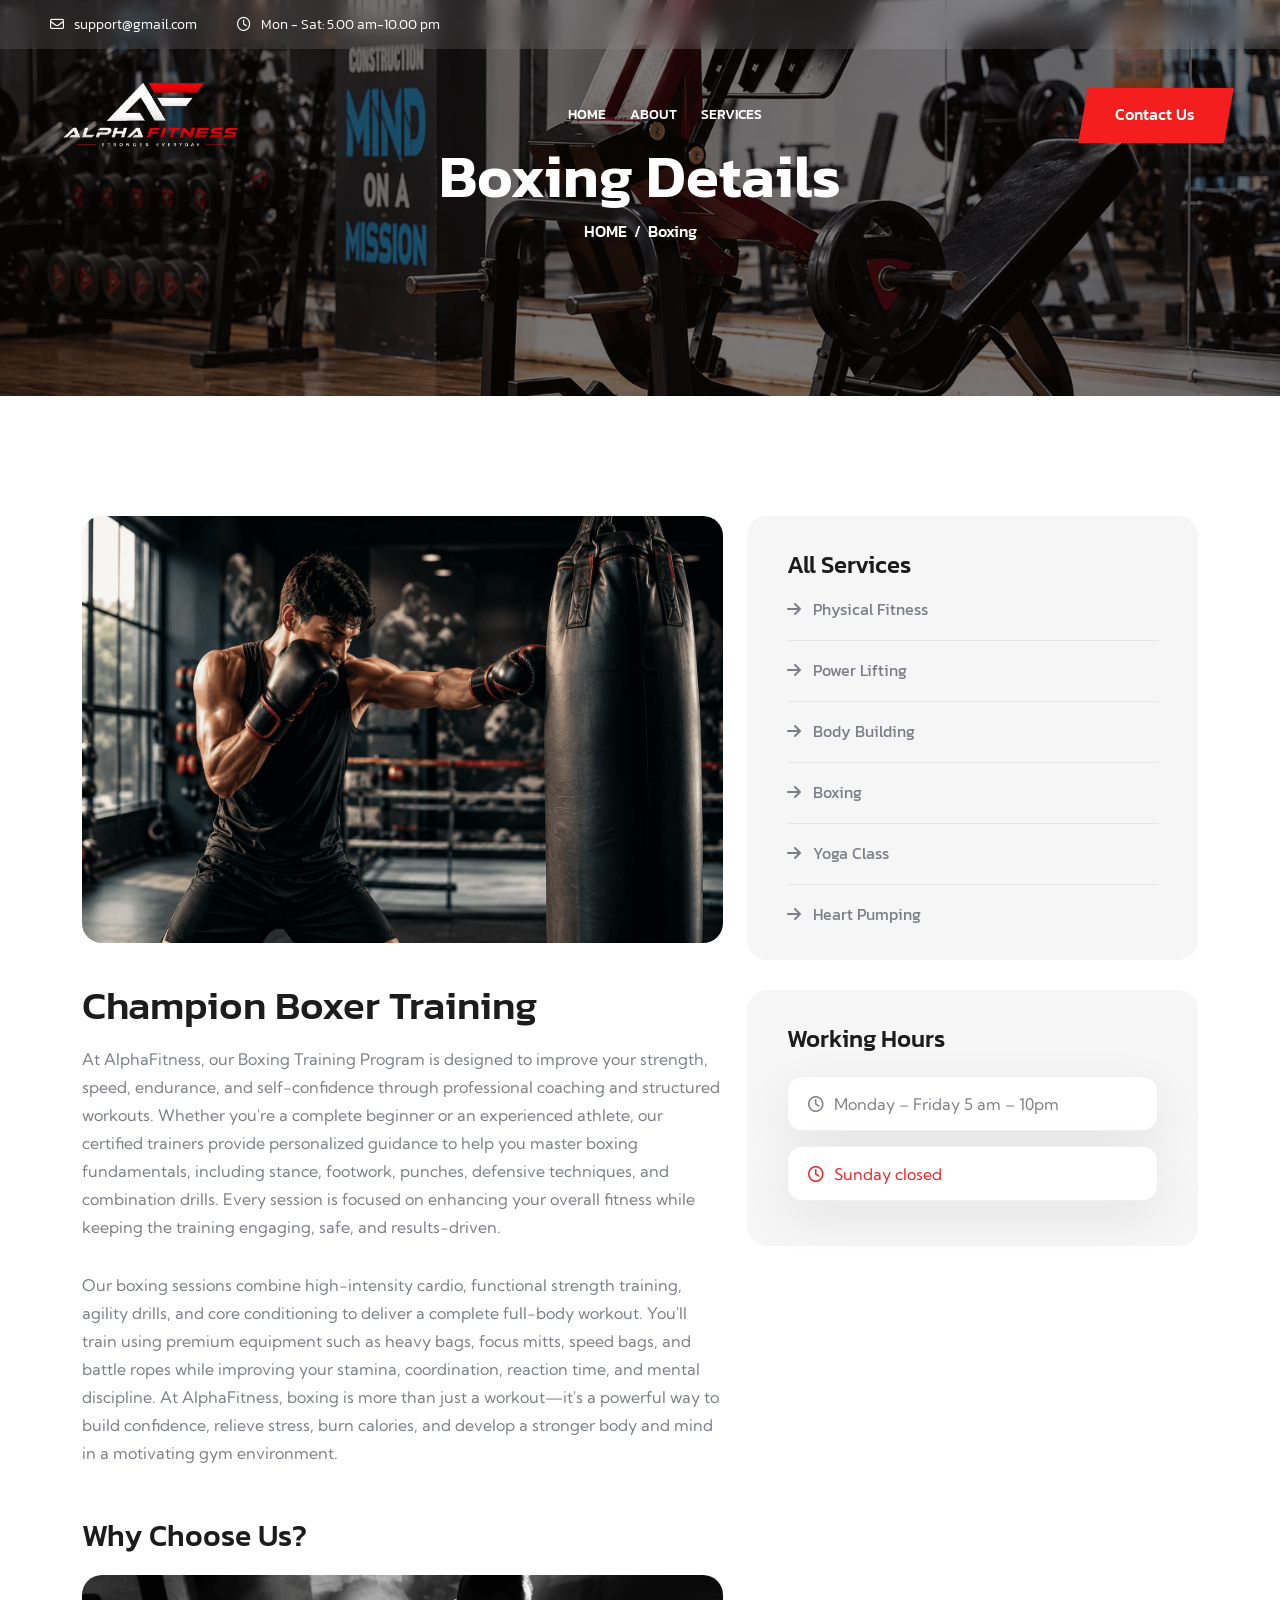
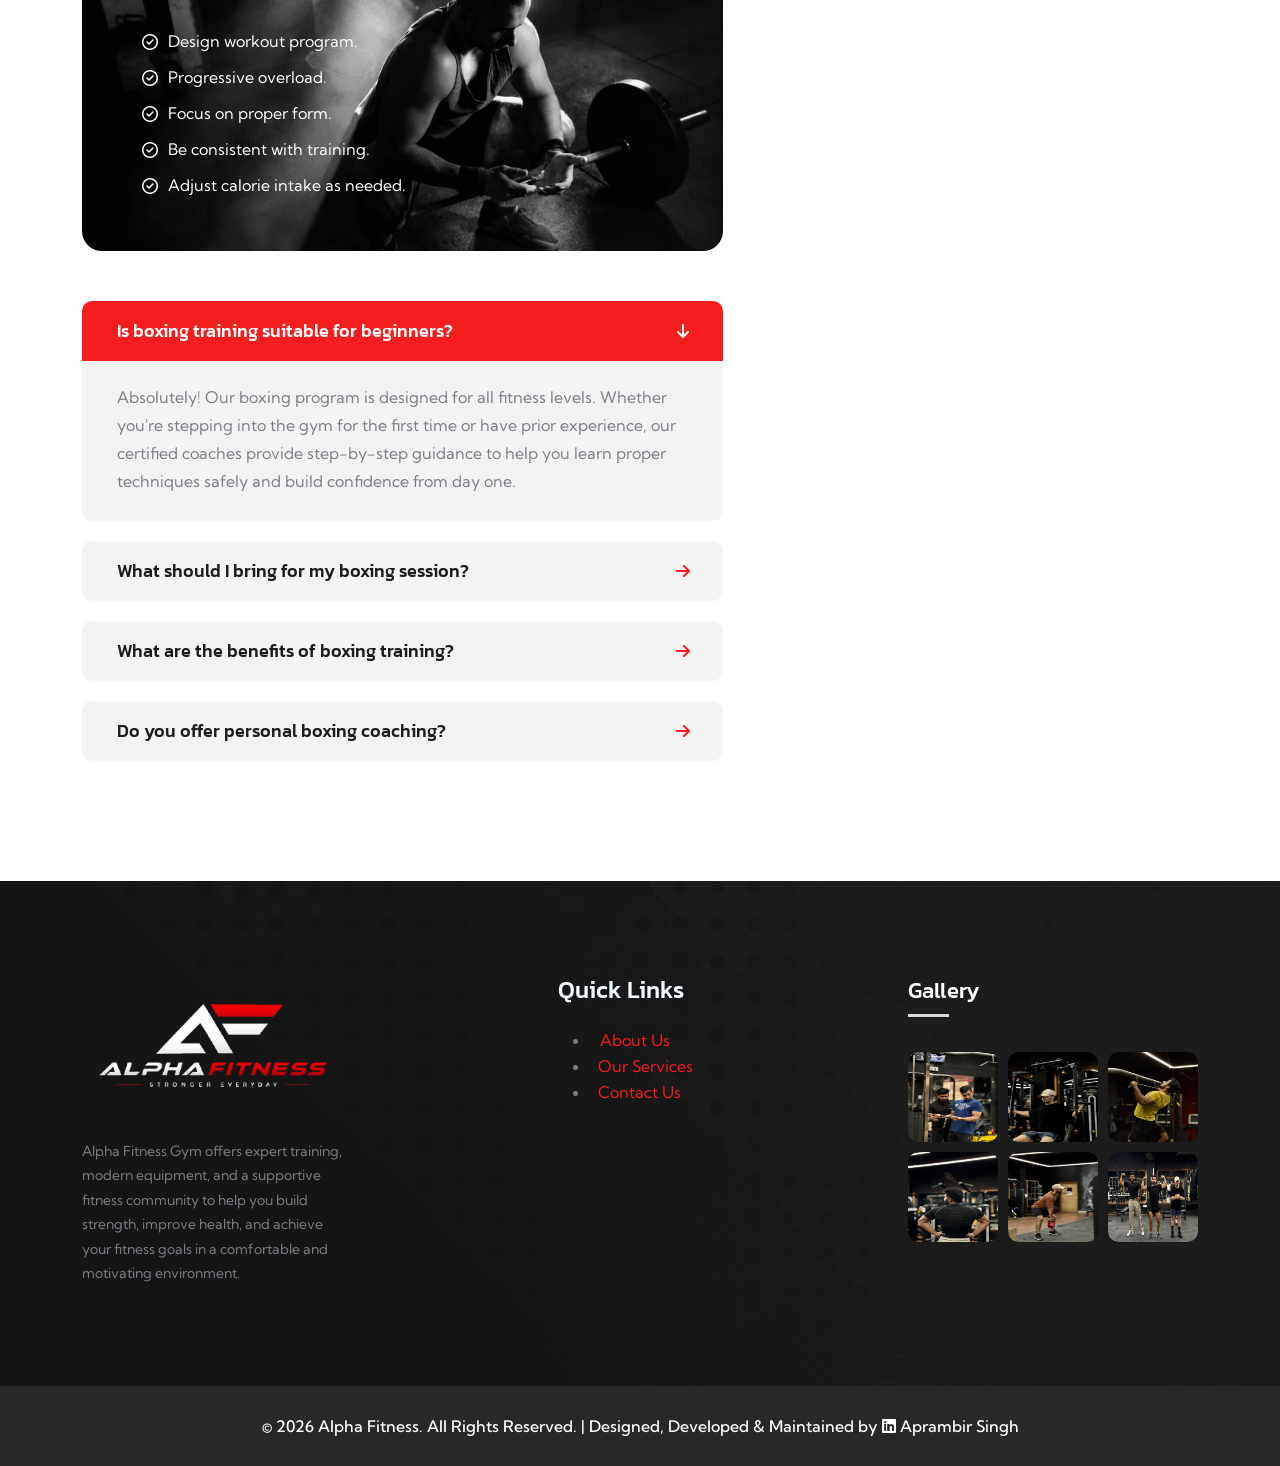
<file: Boxing.html>
<!doctype html>
<html class="no-js" lang="zxx">

<head>
   <meta charset="utf-8">
    <meta http-equiv="x-ua-compatible" content="ie=edge">
    <title>AlphaFitness </title>
    <meta name="description" content="AlphaFitness">
    <meta name="keywords" content="AlphaFitness">
    <meta name="robots" content="INDEX,FOLLOW">

    <!-- Mobile Specific Metas -->
    <meta name="viewport" content="width=device-width, initial-scale=1, shrink-to-fit=no">

    <!-- Favicons - Place favicon.ico in the root directory -->
    <link rel="icon" type="image/png" sizes="32x32" href="assets/img/mine/Light_logo.png">
    <link rel="manifest" href="assets/img/favicons/manifest.json">
    <meta name="msapplication-TileColor" content="#ffffff">
    <meta name="msapplication-TileImage" content="assets/img/favicons/ms-icon-144x144.html">
    <meta name="theme-color" content="#ffffff">
    <!--==============================
	  Google Fonts
	============================== -->
    <link rel="preconnect" href="https://fonts.googleapis.com/">
    <link rel="preconnect" href="https://fonts.gstatic.com/" crossorigin>
    <link href="https://fonts.googleapis.com/css2?family=Kanit:wght@300;400;500;600;700;800&amp;family=Kumbh+Sans:wght@300;400;500;600;700&amp;display=swap" rel="stylesheet">

    <!--==============================
	    All CSS File
	============================== -->
    <!-- Bootstrap -->
    <link rel="stylesheet" href="assets/css/bootstrap.min.css">
    <!-- Fontawesome Icon -->
    <link rel="stylesheet" href="assets/css/fontawesome.min.css">
    <!-- Magnific Popup -->
    <link rel="stylesheet" href="assets/css/magnific-popup.min.css">
    <!-- Slick Slider -->
    <link rel="stylesheet" href="assets/css/slick.min.css">
    <!-- Theme Custom CSS -->
    <link rel="stylesheet" href="assets/css/style.css">

     <link rel="stylesheet"
href="https://cdnjs.cloudflare.com/ajax/libs/font-awesome/6.5.2/css/all.min.css">
    <style>
        @media (max-width: 767px) {
    .footer-area,
    .about-area,
    .bmi-area,
    .gallery-area,
    .team-area,
    .contact-area {
        text-align: center;
    }

}
.mobile-menu ul li a::before {
    content: "→";
}
    </style>
    </head>

<body>
    <!--********************************
   		Code Start From Here 
	******************************** -->




    <!--==============================
     Preloader
    ==============================-->
    <div class="preloader ">
        <div class="preloader-inner">
            <span class="loader"></span>
        </div>
    </div>
    <div class="popup-search-box">
        <button class="searchClose"><i class="fal fa-times"></i></button>
        <form action="#">
            <input type="text" placeholder="Search Here..">
            <button type="submit"><i class="fal fa-search"></i></button>
        </form>
    </div>
    <div class="sidemenu-wrapper">
        <div class="sidemenu-content">
            <button class="closeButton sideMenuCls"><i class="far fa-times"></i></button>
            <div class="widget footer-widget">
                <div class="widget-about">
                    <div class="footer-logo">
                        <a href="index-2.html"><img src="assets/img/logo-white.svg" alt="Fitmas"></a>
                    </div>
                    <p class="about-text">A gym, also known as a fitness center or health club, is a facility dedicated to physical fitness and exercise gyms and typically offer a range</p>
                    <div class="social-btn style2">
                        <a href="https://www.facebook.com/"><i class="fab fa-facebook"></i></a>
                        <a href="https://twitter.com/"><i class="fab fa-twitter"></i></a>                            
                        <a href="https://pinterest.com/"><i class="fab fa-pinterest-p"></i></a>
                        <a href="https://instagram.com/"><i class="fab fa-instagram"></i></a>
                    </div>
                </div>
            </div>
            <div class="widget widget_nav_menu footer-widget">
                <h3 class="widget_title">Quick Links</h3>
                <ul class="menu">
                    <li><a href="about.html">About Us</a></li>
                    <li><a href="project-details.html">Our Mission</a></li>
                    <li><a href="team.html">Meet The Teams</a></li>
                    <li><a href="project.html">Our Projects</a></li>
                    <li><a href="contact.html">Contact Us</a></li>
                </ul>
            </div>
        </div>
    </div>
    <!--==============================
    Mobile Menu
    ============================== -->
     <div class="mobile-menu-wrapper">
        <div class="mobile-menu-area text-center">
            <button class="menu-toggle"><i class="fal fa-times"></i></button>
            <div class="mobile-logo">
                <a href="index.html"><img src="assets/img/mine/Light_logo.png" alt="AlphaFitness"></a>
            </div>
            <div class="mobile-menu">
                <ul>
                    <li>
                        <a href="index.html">Home</a>
                        
                    </li>
                    <li >
                        <a href="about.html">About Us</a>
                        
                    </li>
                    <li>
                        <a href="service.html">Services</a>
                        
                    </li>
                    <li>
                        <a href="contact.html">Contact Us</a>
                        
                    </li>
                    
                   
                </ul>
            </div>
        </div>
    </div>
    <!--==============================
	Header Area
    ==============================-->
    <header class="nav-header header-layout2">
        <div class="header-top d-lg-block d-none">
            <div class="container-fluid">
                <div class="row justify-content-center justify-content-lg-between align-items-center gy-2">
                    <div class="col-auto d-none d-lg-block">
                        <div class="header-links">
                            <ul>
                                <li><i class="far fa-envelope"></i><a href="mailto:info@gmail.com">support@gmail.com</a></li>
                                <li><i class="far fa-clock"></i>Mon - Sat: 5.00 am-10.00 pm</li>
                            </ul>
                        </div>
                    </div>
                    <div class="col-auto">
                        <!-- <div class="header-links">
                            <ul>
                                <li>
                                    <div class="social-links">
                                        <span class="me-3">Visit our social pages</span>
                                        <a href="https://www.facebook.com/"><i class="fab fa-facebook-f"></i></a>
                                        <a href="https://www.twitter.com/"><i class="fab fa-twitter"></i></a>
                                        <a href="https://www.linkedin.com/"><i class="fab fa-linkedin-in"></i></a>
                                        <a href="https://www.pinterest.com/"><i class="fab fa-pinterest-p"></i></a>
                                    </div>
                                </li>
                            </ul>
                        </div> -->
                    </div>
                </div>
            </div>
        </div>
        <div class="sticky-wrapper">
            <!-- Main Menu Area -->
            <div class="menu-area">
                <div class="container-fluid">
                    <div class="row align-items-center justify-content-lg-start justify-content-between">
    <div class="col-auto">
        <div class="header-logo">
            <a href="index.html"><img style="height: 100px;width: auto;" src="assets/img/mine/dark_logo.png" alt="logo"></a>
        </div>
    </div>

    <div class="col-auto m-lg-auto">
        <nav class="main-menu d-none d-lg-inline-block">
            <ul>
                <li >
                    <a href="index.html">Home</a>
                </li>

                <li>
                    <a href="about.html">About</a>
                </li>

                <li>
                    <a href="service.html">Services</a>
                    
                </li>

               

                
        </nav>

        <div class="navbar-right d-inline-flex d-lg-none">
            <button type="button" class="menu-toggle icon-btn">
                <i class="fa-solid fa-bars"></i>
            </button>
        </div>
    </div>

    <div class="col-auto d-xxl-block d-none">
        <div class="navbar-right-desc">
            <i class="fa-solid fa-phone-volume"></i>
            <a href="tel:98156 89418">98156 89418</a>
        </div>
    </div>

    <div class="col-auto d-none d-lg-block">
        <div class="header-button">
            <a href="contact.html" class="btn style2 style-r0 d-xl-block d-none">
                Contact Us
            </a>

            <!-- <button type="button" class="btn style-r0 btn-border3 sideMenuToggler">
                <i class="fa-solid fa-bars"></i>
            </button> -->
        </div>
    </div>
</div>
                </div>
            </div>
        </div>
    </header>

    <!--==============================
    Breadcumb
    ============================== -->
    <div class="breadcumb-wrapper" data-bg-src="assets/img/mine/services.png">
        <!-- bg animated image/ -->   
        <div class="container">
            <div class="row">
                <div class="col-lg-12">
                    <div class="breadcumb-content">
                        <h1 class="breadcumb-title">Boxing Details</h1>
                        <ul class="breadcumb-menu">
                            <li><a href="index.html">HOME</a></li>
                            <li class="active">Boxing</li>
                        </ul>
                    </div>
                </div>
            </div>
            
        </div>
    </div>

    <!--==============================
    Service Area 02  
    ==============================-->
    <div class="service-details-area space-top space-extra-bottom overflow-hidden">
        <div class="container">
            <div class="row">
                <div class="col-xxl-8 col-lg-7">
                    <div class="service-page-single">
                        <div class="page-img mb-50">
                            <img src="assets/img/mine/boxing.png" alt="img">
                        </div>
                        <div class="page-content">
                            <h2 class="page-title">Champion Boxer Training</h2>
                           <p class="mb-30">
At AlphaFitness, our Boxing Training Program is designed to improve your strength, speed, endurance, and self-confidence through professional coaching and structured workouts. Whether you're a complete beginner or an experienced athlete, our certified trainers provide personalized guidance to help you master boxing fundamentals, including stance, footwork, punches, defensive techniques, and combination drills. Every session is focused on enhancing your overall fitness while keeping the training engaging, safe, and results-driven.
</p>

<p class="mb-50">
Our boxing sessions combine high-intensity cardio, functional strength training, agility drills, and core conditioning to deliver a complete full-body workout. You'll train using premium equipment such as heavy bags, focus mitts, speed bags, and battle ropes while improving your stamina, coordination, reaction time, and mental discipline. At AlphaFitness, boxing is more than just a workout—it's a powerful way to build confidence, relieve stress, burn calories, and develop a stronger body and mind in a motivating gym environment.
</p>

<!-- <h3 class="page-subtitle mb-0">Why Choose AlphaFitness?</h3>

<p>
At AlphaFitness, we believe that great results come from expert guidance, premium facilities, and a supportive fitness community. Our experienced trainers create personalized training plans that match your fitness level and goals, ensuring steady progress in every session. With modern equipment, a clean and motivating environment, flexible workout schedules, and a strong focus on technique and safety, we provide everything you need to unlock your full potential. Whether your goal is weight loss, muscle building, improved fitness, or learning boxing skills, AlphaFitness is committed to helping you achieve lasting results.
</p> -->
                            <!-- <div class="row">
                                <div class="col-sm-6">
                                    <div class="service-wrap">
                                        <h6><i class="far fa-check me-2"></i> Diverse Range of Services:</h6>
                                        <p>We offer a wide range of fitness services and programs to cater to different fitness levels, interests, and goals. </p>
                                    </div>
                                </div>
                                <div class="col-sm-6">
                                    <div class="service-wrap">
                                        <h6><i class="far fa-check me-2"></i> Expertise and Experience:</h6>
                                        <p>We have a team of highly qualified and experienced fitness professionals who are dedicated to helping you...</p>
                                    </div>
                                </div>
                            </div>
                            <p class="mt-25 mb-50">We offer a wide range of fitness services and programs to cater to different fitness levels, interests, and goals. Whether you're looking for personal training, group fitness classes, specialized workouts, or nutritional guidance, we have options to suit your needs.</p> -->
                            <h3 class="page-subtitle mb-0">Why Choose Us?</h3>
                            <div class="service-page-list checklist mb-50" data-bg-src="assets/img/mine/BOXING2.png">
                                <ul>
                                    <li><i class="far fa-check-circle"></i>Design workout program.</li>
                                    <li><i class="far fa-check-circle"></i>Progressive overload.</li>
                                    <li><i class="far fa-check-circle"></i>Focus on proper form.</li>
                                    <li><i class="far fa-check-circle"></i>Be consistent with training.</li>
                                    <li><i class="far fa-check-circle"></i>Adjust calorie intake as needed.</li>
                                </ul>
                            </div>
                            <div class="accordion-area mb-30 accordion" id="faqAccordion">

    <!-- FAQ 1 -->
    <div class="accordion-card style2 active">
        <div class="accordion-header" id="collapse-item-1">
            <button class="accordion-button" type="button" data-bs-toggle="collapse"
                data-bs-target="#collapse-1" aria-expanded="true" aria-controls="collapse-1">
                Is boxing training suitable for beginners?
            </button>
        </div>
        <div id="collapse-1" class="accordion-collapse collapse show"
            aria-labelledby="collapse-item-1" data-bs-parent="#faqAccordion">
            <div class="accordion-body">
                <p class="faq-text">
                    Absolutely! Our boxing program is designed for all fitness levels. Whether you're
                    stepping into the gym for the first time or have prior experience, our certified
                    coaches provide step-by-step guidance to help you learn proper techniques safely
                    and build confidence from day one.
                </p>
            </div>
        </div>
    </div>

    <!-- FAQ 2 -->
    <div class="accordion-card style2">
        <div class="accordion-header" id="collapse-item-2">
            <button class="accordion-button collapsed" type="button" data-bs-toggle="collapse"
                data-bs-target="#collapse-2" aria-expanded="false" aria-controls="collapse-2">
                What should I bring for my boxing session?
            </button>
        </div>
        <div id="collapse-2" class="accordion-collapse collapse"
            aria-labelledby="collapse-item-2" data-bs-parent="#faqAccordion">
            <div class="accordion-body">
                <p class="faq-text">
                    Wear comfortable workout clothing, sports shoes, and carry a water bottle and towel.
                    If you don't own boxing gloves, don't worry—we provide quality training equipment
                    for beginners during practice sessions.
                </p>
            </div>
        </div>
    </div>

    <!-- FAQ 3 -->
    <div class="accordion-card style2">
        <div class="accordion-header" id="collapse-item-3">
            <button class="accordion-button collapsed" type="button" data-bs-toggle="collapse"
                data-bs-target="#collapse-3" aria-expanded="false" aria-controls="collapse-3">
                What are the benefits of boxing training?
            </button>
        </div>
        <div id="collapse-3" class="accordion-collapse collapse"
            aria-labelledby="collapse-item-3" data-bs-parent="#faqAccordion">
            <div class="accordion-body">
                <p class="faq-text">
                    Boxing is a complete full-body workout that improves cardiovascular endurance,
                    burns calories, increases strength, boosts agility, enhances coordination, and
                    helps relieve stress. It also builds discipline, confidence, and mental toughness.
                </p>
            </div>
        </div>
    </div>

    <!-- FAQ 4 -->
    <div class="accordion-card style2">
        <div class="accordion-header" id="collapse-item-4">
            <button class="accordion-button collapsed" type="button" data-bs-toggle="collapse"
                data-bs-target="#collapse-4" aria-expanded="false" aria-controls="collapse-4">
                Do you offer personal boxing coaching?
            </button>
        </div>
        <div id="collapse-4" class="accordion-collapse collapse"
            aria-labelledby="collapse-item-4" data-bs-parent="#faqAccordion">
            <div class="accordion-body">
                <p class="faq-text">
                    Yes. AlphaFitness offers one-on-one boxing coaching for members who want personalized
                    training, faster progress, competition preparation, or specific fitness goals. Our
                    trainers create customized workout plans based on your experience and objectives.
                </p>
            </div>
        </div>
    </div>

</div>
                        </div>
                    </div>
                </div>
                <div class="col-xxl-4 col-lg-5">
                    <aside class="sidebar-area">
                        <div class="widget widget_categories">
                            <h3 class="widget_title">All Services</h3>
                            <ul>
                                <li>
                                    <a href="physicalfitness.html"><i class="fa-solid fa-arrow-right"></i>Physical Fitness</a>
                                </li>
                                <li>
                                    <a href="powerlifting.html"><i class="fa-solid fa-arrow-right"></i>Power Lifting</a>
                                </li>
                                <li>
                                    <a href="bodybuild.html"><i class="fa-solid fa-arrow-right"></i>Body Building</a>
                                </li>
                                <li>
                                    <a href="Boxing.html"><i class="fa-solid fa-arrow-right"></i>Boxing</a>
                                </li>
                                <li>
                                    <a href="Yoga.html"><i class="fa-solid fa-arrow-right"></i>Yoga Class</a>
                                </li>    
                                <li>
                                    <a href="Heart.html"><i class="fa-solid fa-arrow-right"></i>Heart Pumping</a>
                                </li>                                        
                            </ul>
                        </div> 
                        <div class="widget widget_schedule">
                            <h3 class="widget_title">Working Hours</h3>
                            <ul>
                                <li>
                                    <i class="far fa-clock"></i>
                                    Monday – Friday 5 am – 10pm
                                </li>
                               
                                <li class="unavailable">
                                    <i class="far fa-clock"></i>
                                    Sunday closed
                                </li>                               
                            </ul>
                        </div> 
                    </aside>
                </div>
            </div>
        </div>
    </div>

  
    <!--==============================
        Footer Area
    ==============================-->
    <footer class="footer-wrapper footer-layout1" data-bg-src="assets/img/bg/footer-1-bg.png">    
        <div class="container">
            <div class="widget-area">
                <div class="row justify-content-between">
                    <div class="col-md-6 col-xl-3">
                        <div class="widget footer-widget">
                            <div class="widget-about">
                                <div class="footer-logo">
                                    <a href="index.html"><img src="assets/img/mine/dark_logo.png" alt="AlphaFitness"></a>
                                </div>
                                <p class="about-text">Alpha Fitness Gym offers expert training, modern equipment, and a supportive fitness community to help you build strength, improve health, and achieve your fitness goals in a comfortable and motivating environment.</p>
                                <!-- <div class="social-btn">
                                    <a href="https://twitter.com/" tabindex="0"><i class="fab fa-twitter"></i></a>
                                    <a href="https://linkedin.com/" tabindex="0"><i class="fab fa-linkedin-in"></i></a>
                                    <a href="https://www.discord.com/" tabindex="0"><i class="fab fa-discord"></i></a>
                                </div> -->
                            </div>
                        </div>
                    </div>
                   <div class="col-md-6 col-xl-auto">
    <div >
        <h3 class="widget_title" style="color: aliceblue;">Quick Links</h3>
        <div class="menu-all-pages-container">
            <ul class="menu">
                <li><a href="about.html"><span style="margin-right:10px;"></span>About Us</a></li>
                <li><a href="service.html"><span style="margin-right:8px;"></span>Our Services</a></li>
                <li><a href="contact.html"><span style="margin-right:8px;"></span>Contact Us</a></li>
            </ul>
        </div>
    </div>
</div>
                    <div class="col-md-6 col-xl-auto">
                        <div class="widget footer-widget">
                            <h3 class="widget_title">Gallery</h3>
                            <div class="sidebar-gallery">
                                <div class="gallery-thumb">
                                    <img src="assets/img/mine/51.jpeg" style="height: 90px;width: 90px;" alt="Gallery Image">
                                    <a href="assets/img/mine/51.jpeg" class="gallery-btn popup-image"><i class="fab fa-instagram"></i></a>
                                </div>
                                <div class="gallery-thumb">
                                    <img src="assets/img/mine/52.jpeg" style="height: 90px;width: 90px;" alt="Gallery Image">
                                    <a href="assets/img/mine/52.jpeg" class="gallery-btn popup-image"><i class="fab fa-instagram"></i></a>
                                </div>
                                <div class="gallery-thumb">
                                    <img src="assets/img/mine/53.jpeg" style="height: 90px;width: 90px;" alt="Gallery Image">
                                    <a href="assets/img/mine/53.jpeg" class="gallery-btn popup-image"><i class="fab fa-instagram"></i></a>
                                </div>
                                <div class="gallery-thumb">
                                    <img src="assets/img/mine/54.jpeg" style="height: 90px;width: 90px;" alt="Gallery Image">
                                    <a href="assets/img/mine/54.jpeg" class="gallery-btn popup-image"><i class="fab fa-instagram"></i></a>
                                </div>
                                <div class="gallery-thumb">
                                    <img src="assets/img/mine/55.jpeg" style="height: 90px;width: 90px;" alt="Gallery Image">
                                    <a href="assets/img/mine/55.jpeg" class="gallery-btn popup-image"><i class="fab fa-instagram"></i></a>
                                </div>
                                <div class="gallery-thumb">
                                    <img src="assets/img/mine/56.jpeg" style="height: 90px;width: 90px;" alt="Gallery Image">
                                    <a href="assets/img/mine/56.jpeg" class="gallery-btn popup-image"><i class="fab fa-instagram"></i></a>
                                </div>
                            </div>
                        </div>
                    </div>
                                    
                </div>
            </div>
        </div>
        <div class="copyright-wrap">
    <div class="container">
        <div class="row justify-content-center">
            <div class="col-auto align-self-center">
                <p class="copyright-text text-center">
                    © 2026 <a href="#">Alpha Fitness</a>. All Rights Reserved. |
                    Designed, Developed &amp; Maintained by
                    <a href="https://www.linkedin.com/in/aprambir-singh-b2011a214/"
                       target="_blank"
                       rel="noopener noreferrer"
                       title="Connect with Aprambir Singh on LinkedIn">
                        <i class="fab fa-linkedin"></i> Aprambir Singh
                    </a>
                </p>
            </div>
        </div>
    </div>
</div>
    </footer>


    <!--********************************
			Code End  Here 
	******************************** -->

    <!-- Scroll To Top -->
    <div class="scroll-top">
        <svg class="progress-circle svg-content" width="100%" height="100%" viewBox="-1 -1 102 102">
            <path d="M50,1 a49,49 0 0,1 0,98 a49,49 0 0,1 0,-98" style="transition: stroke-dashoffset 10ms linear 0s; stroke-dasharray: 307.919, 307.919; stroke-dashoffset: 307.919;"></path>
        </svg>
    </div>

    <!--==============================
    All Js File
    ============================== -->
    <!-- Jquery -->
    <script src="assets/js/vendor/jquery-3.6.0.min.js"></script>
    <!-- Slick Slider -->
    <script src="assets/js/slick.min.js"></script>
    <!-- Bootstrap -->
    <script src="assets/js/bootstrap.min.js"></script>
    <!-- Magnific Popup -->
    <script src="assets/js/jquery.magnific-popup.min.js"></script>
    <!-- Counter Up -->
    <script src="assets/js/jquery.counterup.min.js"></script>
    <!-- Range Slider -->
    <script src="assets/js/jquery-ui.min.js"></script>
    <!-- Isotope Filter -->
    <script src="assets/js/imagesloaded.pkgd.min.js"></script>
    <script src="assets/js/isotope.pkgd.min.js"></script>
    
    <!-- Main Js File -->
    <script src="assets/js/main.js"></script>
</body>


</html>
</file>
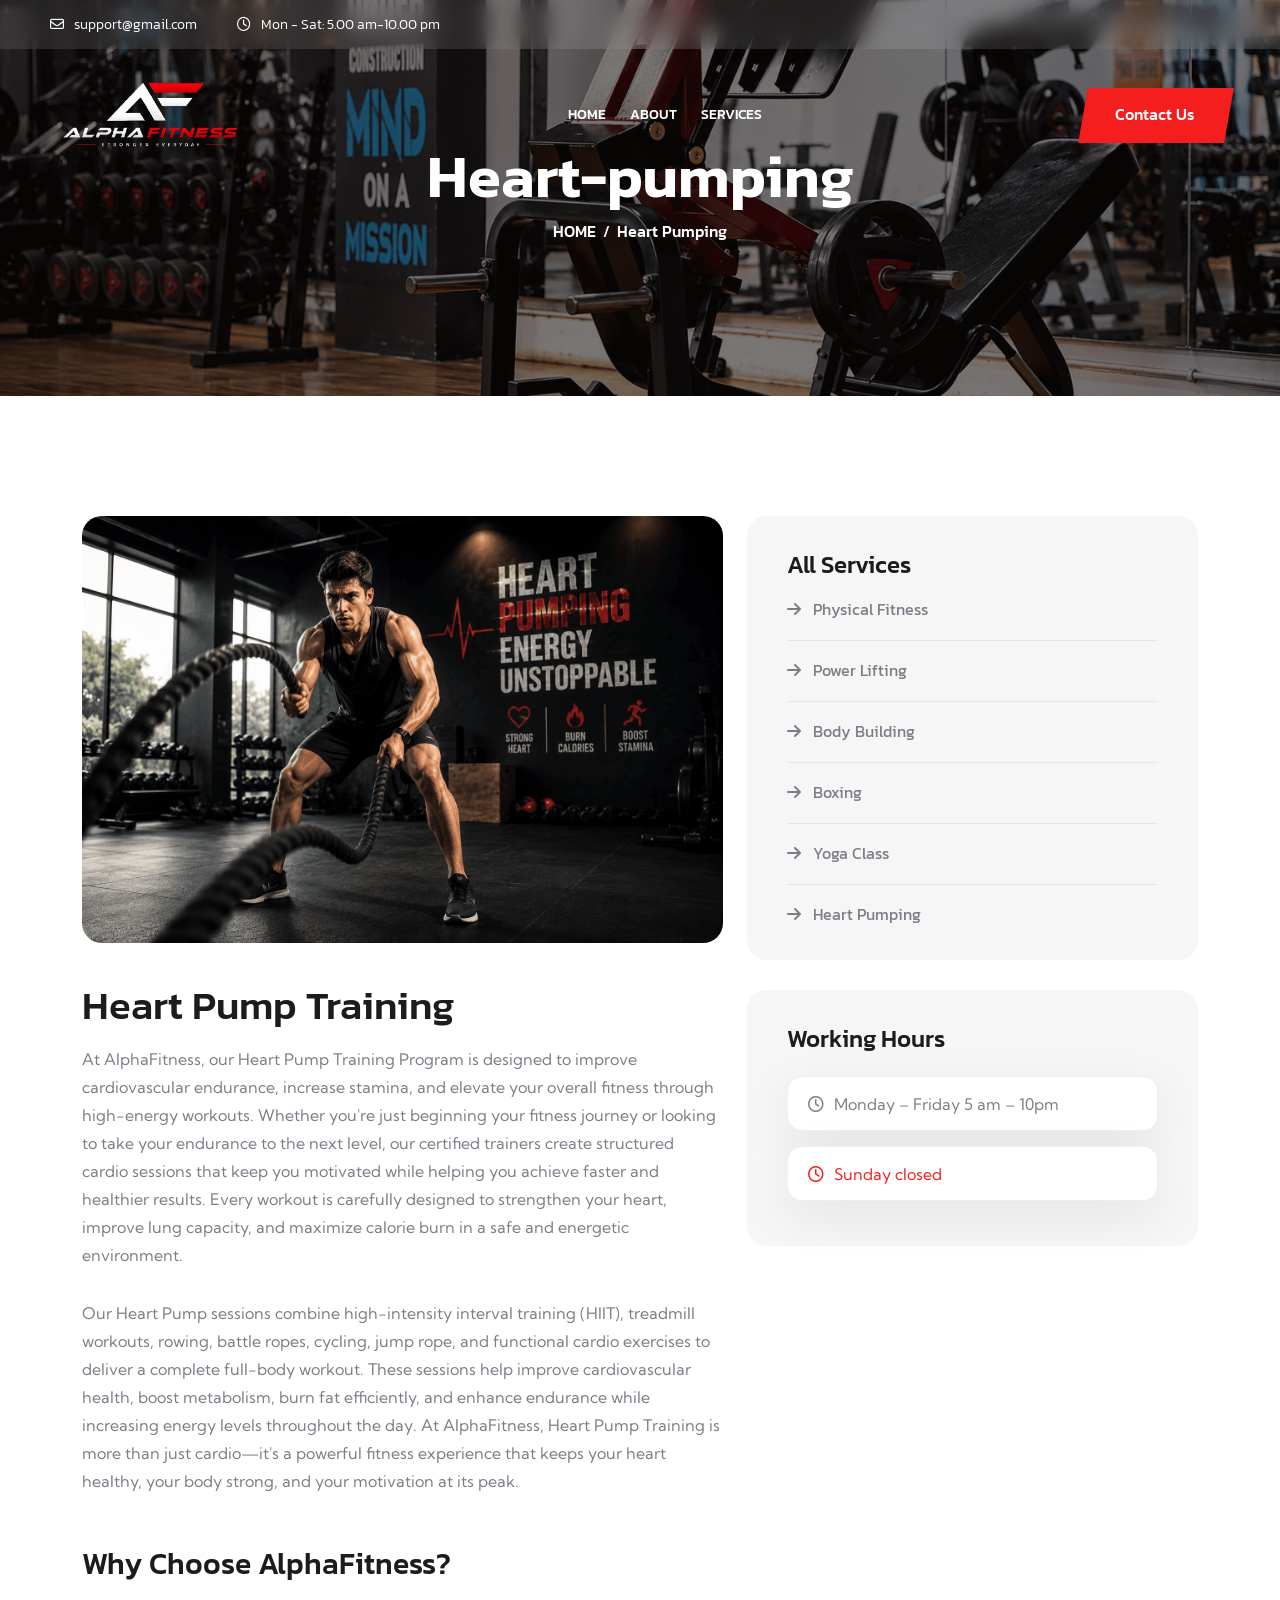
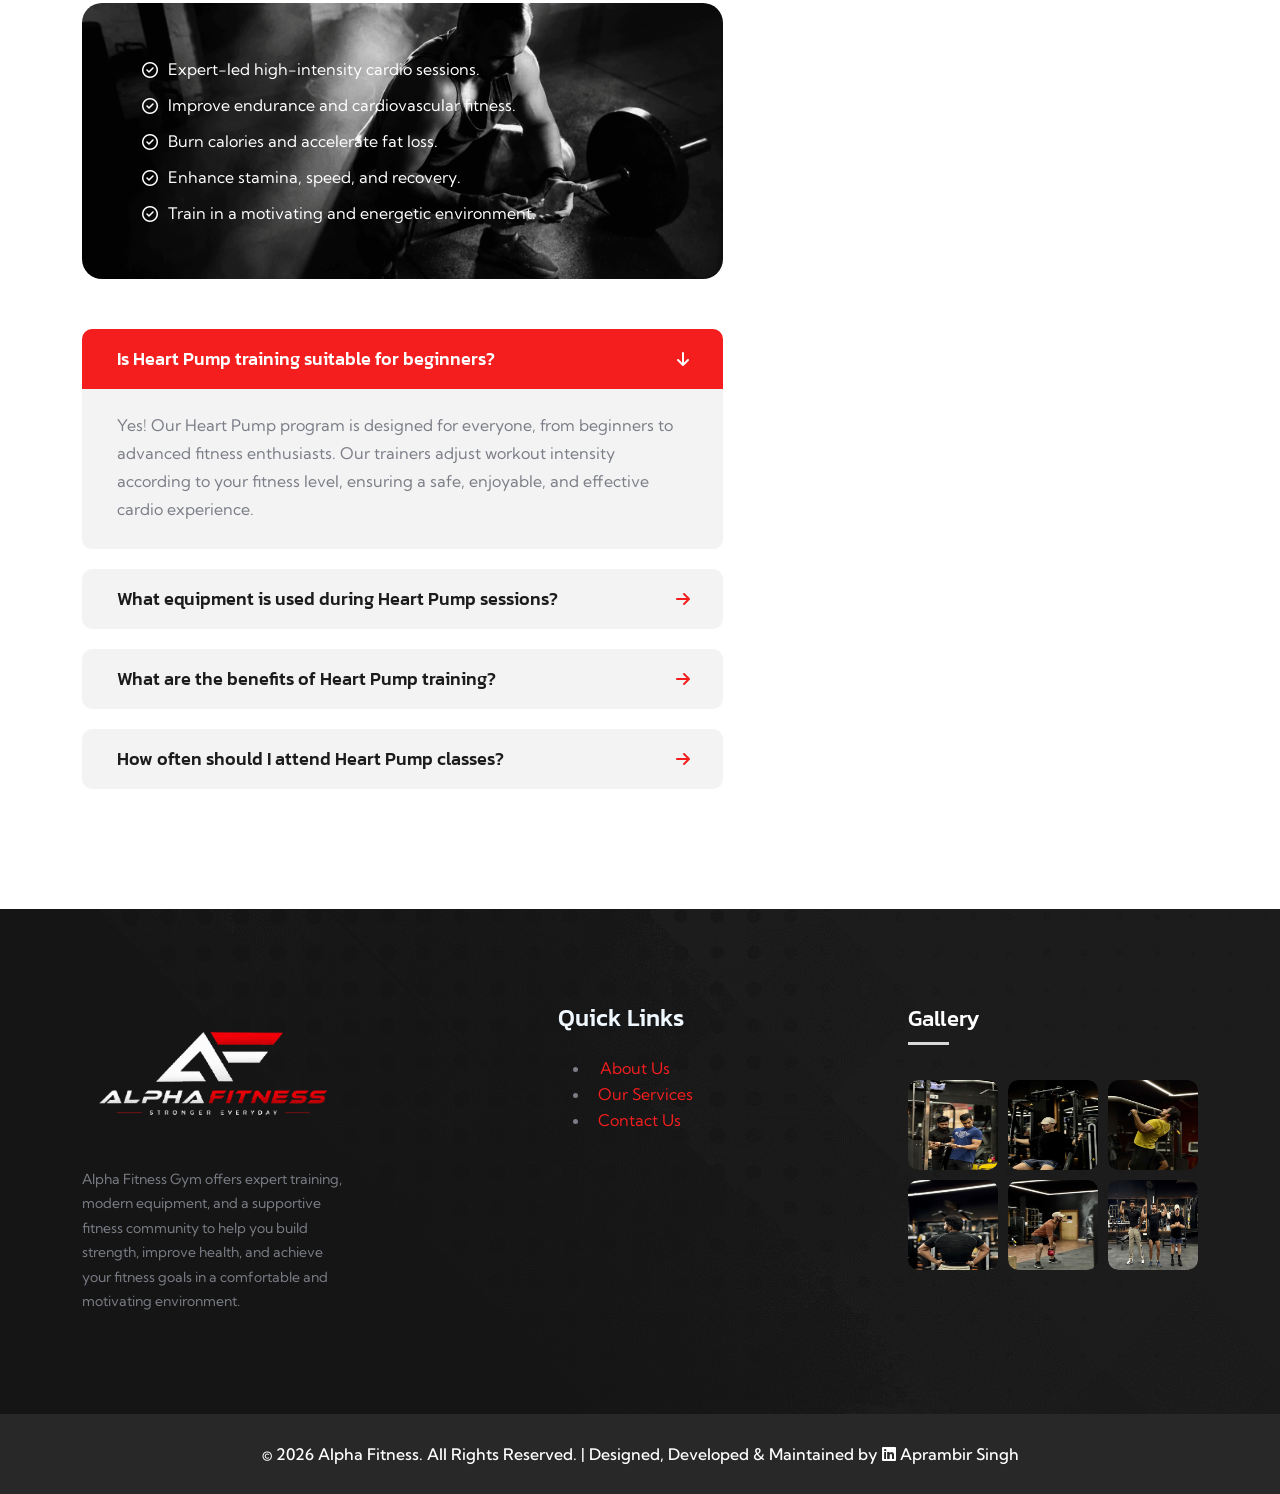
<file: Heart.html>
<!doctype html>
<html class="no-js" lang="zxx">

<head>
    <meta charset="utf-8">
    <meta http-equiv="x-ua-compatible" content="ie=edge">
    <title>AlphaFitness </title>
    <meta name="description" content="AlphaFitness">
    <meta name="keywords" content="AlphaFitness">
    <meta name="robots" content="INDEX,FOLLOW">

    <!-- Mobile Specific Metas -->
    <meta name="viewport" content="width=device-width, initial-scale=1, shrink-to-fit=no">

    <!-- Favicons - Place favicon.ico in the root directory -->
    <link rel="icon" type="image/png" sizes="32x32" href="assets/img/mine/Light_logo.png">
    <link rel="manifest" href="assets/img/favicons/manifest.json">
    <meta name="msapplication-TileColor" content="#ffffff">
    <meta name="msapplication-TileImage" content="assets/img/favicons/ms-icon-144x144.html">
    <meta name="theme-color" content="#ffffff">

    <!--==============================
	  Google Fonts
	============================== -->
    <link rel="preconnect" href="https://fonts.googleapis.com/">
    <link rel="preconnect" href="https://fonts.gstatic.com/" crossorigin>
    <link href="https://fonts.googleapis.com/css2?family=Kanit:wght@300;400;500;600;700;800&amp;family=Kumbh+Sans:wght@300;400;500;600;700&amp;display=swap" rel="stylesheet">

    <!--==============================
	    All CSS File
	============================== -->
    <!-- Bootstrap -->
    <link rel="stylesheet" href="assets/css/bootstrap.min.css">
    <!-- Fontawesome Icon -->
    <link rel="stylesheet" href="assets/css/fontawesome.min.css">
    <!-- Magnific Popup -->
    <link rel="stylesheet" href="assets/css/magnific-popup.min.css">
    <!-- Slick Slider -->
    <link rel="stylesheet" href="assets/css/slick.min.css">
    <!-- Theme Custom CSS -->
    <link rel="stylesheet" href="assets/css/style.css">

     <link rel="stylesheet"
href="https://cdnjs.cloudflare.com/ajax/libs/font-awesome/6.5.2/css/all.min.css">
    <style>
        @media (max-width: 767px) {
    .footer-area,
    .about-area,
    .bmi-area,
    .gallery-area,
    .team-area,
    .contact-area {
        text-align: center;
    }

}
.mobile-menu ul li a::before {
    content: "→";
}
    </style>
    </head>

<body>
    <!--********************************
   		Code Start From Here 
	******************************** -->




    <!--==============================
     Preloader
    ==============================-->
    <div class="preloader ">
        <div class="preloader-inner">
            <span class="loader"></span>
        </div>
    </div>
    <div class="popup-search-box">
        <button class="searchClose"><i class="fal fa-times"></i></button>
        <form action="#">
            <input type="text" placeholder="Search Here..">
            <button type="submit"><i class="fal fa-search"></i></button>
        </form>
    </div>
    <div class="sidemenu-wrapper">
        <div class="sidemenu-content">
            <button class="closeButton sideMenuCls"><i class="far fa-times"></i></button>
            <div class="widget footer-widget">
                <div class="widget-about">
                    <div class="footer-logo">
                        <a href="index-2.html"><img src="assets/img/logo-white.svg" alt="Fitmas"></a>
                    </div>
                    <p class="about-text">A gym, also known as a fitness center or health club, is a facility dedicated to physical fitness and exercise gyms and typically offer a range</p>
                    <div class="social-btn style2">
                        <a href="https://www.facebook.com/"><i class="fab fa-facebook"></i></a>
                        <a href="https://twitter.com/"><i class="fab fa-twitter"></i></a>                            
                        <a href="https://pinterest.com/"><i class="fab fa-pinterest-p"></i></a>
                        <a href="https://instagram.com/"><i class="fab fa-instagram"></i></a>
                    </div>
                </div>
            </div>
            <div class="widget widget_nav_menu footer-widget">
                <h3 class="widget_title">Quick Links</h3>
                <ul class="menu">
                    <li><a href="about.html">About Us</a></li>
                    <li><a href="project-details.html">Our Mission</a></li>
                    <li><a href="team.html">Meet The Teams</a></li>
                    <li><a href="project.html">Our Projects</a></li>
                    <li><a href="contact.html">Contact Us</a></li>
                </ul>
            </div>
        </div>
    </div>
    <!--==============================
    Mobile Menu
    ============================== -->
     <div class="mobile-menu-wrapper">
        <div class="mobile-menu-area text-center">
            <button class="menu-toggle"><i class="fal fa-times"></i></button>
            <div class="mobile-logo">
                <a href="index.html"><img src="assets/img/mine/Light_logo.png" alt="AlphaFitness"></a>
            </div>
            <div class="mobile-menu">
                <ul>
                    <li>
                        <a href="index.html">Home</a>
                        
                    </li>
                    <li >
                        <a href="about.html">About Us</a>
                        
                    </li>
                    <li>
                        <a href="service.html">Services</a>
                        
                    </li>
                    <li>
                        <a href="contact.html">Contact Us</a>
                        
                    </li>
                    
                   
                </ul>
            </div>
        </div>
    </div>
    <!--==============================
	Header Area
    ==============================-->
    <header class="nav-header header-layout2">
        <div class="header-top d-lg-block d-none">
            <div class="container-fluid">
                <div class="row justify-content-center justify-content-lg-between align-items-center gy-2">
                    <div class="col-auto d-none d-lg-block">
                        <div class="header-links">
                            <ul>
                                <li><i class="far fa-envelope"></i><a href="mailto:info@gmail.com">support@gmail.com</a></li>
                                <li><i class="far fa-clock"></i>Mon - Sat: 5.00 am-10.00 pm</li>
                            </ul>
                        </div>
                    </div>
                    <div class="col-auto">
                        <!-- <div class="header-links">
                            <ul>
                                <li>
                                    <div class="social-links">
                                        <span class="me-3">Visit our social pages</span>
                                        <a href="https://www.facebook.com/"><i class="fab fa-facebook-f"></i></a>
                                        <a href="https://www.twitter.com/"><i class="fab fa-twitter"></i></a>
                                        <a href="https://www.linkedin.com/"><i class="fab fa-linkedin-in"></i></a>
                                        <a href="https://www.pinterest.com/"><i class="fab fa-pinterest-p"></i></a>
                                    </div>
                                </li>
                            </ul>
                        </div> -->
                    </div>
                </div>
            </div>
        </div>
        <div class="sticky-wrapper">
            <!-- Main Menu Area -->
            <div class="menu-area">
                <div class="container-fluid">
                    <div class="row align-items-center justify-content-lg-start justify-content-between">
    <div class="col-auto">
        <div class="header-logo">
            <a href="index.html"><img style="height: 100px;width: auto;" src="assets/img/mine/dark_logo.png" alt="logo"></a>
        </div>
    </div>

    <div class="col-auto m-lg-auto">
        <nav class="main-menu d-none d-lg-inline-block">
            <ul>
                <li >
                    <a href="index.html">Home</a>
                </li>

                <li>
                    <a href="about.html">About</a>
                </li>

                <li>
                    <a href="service.html">Services</a>
                    
                </li>

               

                
        </nav>

        <div class="navbar-right d-inline-flex d-lg-none">
            <button type="button" class="menu-toggle icon-btn">
                <i class="fa-solid fa-bars"></i>
            </button>
        </div>
    </div>

    <div class="col-auto d-xxl-block d-none">
        <div class="navbar-right-desc">
            <i class="fa-solid fa-phone-volume"></i>
            <a href="tel:98156 89418">98156 89418</a>
        </div>
    </div>

    <div class="col-auto d-none d-lg-block">
        <div class="header-button">
            <a href="contact.html" class="btn style2 style-r0 d-xl-block d-none">
                Contact Us
            </a>

            <!-- <button type="button" class="btn style-r0 btn-border3 sideMenuToggler">
                <i class="fa-solid fa-bars"></i>
            </button> -->
        </div>
    </div>
</div>
                </div>
            </div>
        </div>
    </header>

    <!--==============================
    Breadcumb
    ============================== -->
    <div class="breadcumb-wrapper" data-bg-src="assets/img/mine/services.png">
        <!-- bg animated image/ -->   
        <div class="container">
            <div class="row">
                <div class="col-lg-12">
                    <div class="breadcumb-content">
                        <h1 class="breadcumb-title">Heart-pumping</h1>
                        <ul class="breadcumb-menu">
                            <li><a href="index.html">HOME</a></li>
                            <li class="active">Heart Pumping</li>
                        </ul>
                    </div>
                </div>
            </div>
            
        </div>
    </div>

    <!--==============================
    Service Area 02  
    ==============================-->
    <div class="service-details-area space-top space-extra-bottom overflow-hidden">
        <div class="container">
            <div class="row">
                <div class="col-xxl-8 col-lg-7">
                    <div class="service-page-single">
                        <div class="page-img mb-50">
                            <img src="assets/img/mine/heartpump.png" alt="img">
                        </div>
                        <div class="page-content">
                            <h2 class="page-title">Heart Pump Training</h2>
                           <p class="mb-30">
At AlphaFitness, our Heart Pump Training Program is designed to improve cardiovascular endurance, increase stamina, and elevate your overall fitness through high-energy workouts. Whether you're just beginning your fitness journey or looking to take your endurance to the next level, our certified trainers create structured cardio sessions that keep you motivated while helping you achieve faster and healthier results. Every workout is carefully designed to strengthen your heart, improve lung capacity, and maximize calorie burn in a safe and energetic environment.
</p>

<p class="mb-50">
Our Heart Pump sessions combine high-intensity interval training (HIIT), treadmill workouts, rowing, battle ropes, cycling, jump rope, and functional cardio exercises to deliver a complete full-body workout. These sessions help improve cardiovascular health, boost metabolism, burn fat efficiently, and enhance endurance while increasing energy levels throughout the day. At AlphaFitness, Heart Pump Training is more than just cardio—it's a powerful fitness experience that keeps your heart healthy, your body strong, and your motivation at its peak.
</p>
<!-- <h3 class="page-subtitle mb-0">Why Choose AlphaFitness?</h3>

<p>
At AlphaFitness, we believe that great results come from expert guidance, premium facilities, and a supportive fitness community. Our experienced trainers create personalized training plans that match your fitness level and goals, ensuring steady progress in every session. With modern equipment, a clean and motivating environment, flexible workout schedules, and a strong focus on technique and safety, we provide everything you need to unlock your full potential. Whether your goal is weight loss, muscle building, improved fitness, or learning boxing skills, AlphaFitness is committed to helping you achieve lasting results.
</p> -->
                            <!-- <div class="row">
                                <div class="col-sm-6">
                                    <div class="service-wrap">
                                        <h6><i class="far fa-check me-2"></i> Diverse Range of Services:</h6>
                                        <p>We offer a wide range of fitness services and programs to cater to different fitness levels, interests, and goals. </p>
                                    </div>
                                </div>
                                <div class="col-sm-6">
                                    <div class="service-wrap">
                                        <h6><i class="far fa-check me-2"></i> Expertise and Experience:</h6>
                                        <p>We have a team of highly qualified and experienced fitness professionals who are dedicated to helping you...</p>
                                    </div>
                                </div>
                            </div>
                            <p class="mt-25 mb-50">We offer a wide range of fitness services and programs to cater to different fitness levels, interests, and goals. Whether you're looking for personal training, group fitness classes, specialized workouts, or nutritional guidance, we have options to suit your needs.</p> -->
                            <h3 class="page-subtitle mb-0">Why Choose AlphaFitness?</h3>
                            <div class="service-page-list checklist mb-50" data-bg-src="assets/img/mine/BOXING2.png">
                                <ul>
                                   <li><i class="far fa-check-circle"></i>Expert-led high-intensity cardio sessions.</li>
<li><i class="far fa-check-circle"></i>Improve endurance and cardiovascular fitness.</li>
<li><i class="far fa-check-circle"></i>Burn calories and accelerate fat loss.</li>
<li><i class="far fa-check-circle"></i>Enhance stamina, speed, and recovery.</li>
<li><i class="far fa-check-circle"></i>Train in a motivating and energetic environment.</li>
                                </ul>
                            </div>
                            <div class="accordion-area mb-30 accordion" id="faqAccordion">

    <!-- FAQ 1 -->
    <div class="accordion-card style2 active">
        <div class="accordion-header" id="collapse-item-1">
            <button class="accordion-button" type="button" data-bs-toggle="collapse"
                data-bs-target="#collapse-1" aria-expanded="true" aria-controls="collapse-1">
                Is Heart Pump training suitable for beginners?
            </button>
        </div>
        <div id="collapse-1" class="accordion-collapse collapse show"
            aria-labelledby="collapse-item-1" data-bs-parent="#faqAccordion">
            <div class="accordion-body">
                <p class="faq-text">
                    Yes! Our Heart Pump program is designed for everyone, from beginners to advanced fitness enthusiasts. Our trainers adjust workout intensity according to your fitness level, ensuring a safe, enjoyable, and effective cardio experience.
                </p>
            </div>
        </div>
    </div>

    <!-- FAQ 2 -->
    <div class="accordion-card style2">
        <div class="accordion-header" id="collapse-item-2">
            <button class="accordion-button collapsed" type="button" data-bs-toggle="collapse"
                data-bs-target="#collapse-2" aria-expanded="false" aria-controls="collapse-2">
                What equipment is used during Heart Pump sessions?
            </button>
        </div>
        <div id="collapse-2" class="accordion-collapse collapse"
            aria-labelledby="collapse-item-2" data-bs-parent="#faqAccordion">
            <div class="accordion-body">
                <p class="faq-text">
                    Our sessions include treadmills, stationary bikes, rowing machines, battle ropes, jump ropes, resistance equipment, and bodyweight exercises to create exciting and effective cardio workouts.
                </p>
            </div>
        </div>
    </div>

    <!-- FAQ 3 -->
    <div class="accordion-card style2">
        <div class="accordion-header" id="collapse-item-3">
            <button class="accordion-button collapsed" type="button" data-bs-toggle="collapse"
                data-bs-target="#collapse-3" aria-expanded="false" aria-controls="collapse-3">
                What are the benefits of Heart Pump training?
            </button>
        </div>
        <div id="collapse-3" class="accordion-collapse collapse"
            aria-labelledby="collapse-item-3" data-bs-parent="#faqAccordion">
            <div class="accordion-body">
                <p class="faq-text">
                    Heart Pump training improves cardiovascular health, burns calories, increases stamina, boosts metabolism, enhances endurance, and helps you achieve weight-loss and fitness goals while keeping every workout energetic and engaging.
                </p>
            </div>
        </div>
    </div>

    <!-- FAQ 4 -->
    <div class="accordion-card style2">
        <div class="accordion-header" id="collapse-item-4">
            <button class="accordion-button collapsed" type="button" data-bs-toggle="collapse"
                data-bs-target="#collapse-4" aria-expanded="false" aria-controls="collapse-4">
                How often should I attend Heart Pump classes?
            </button>
        </div>
        <div id="collapse-4" class="accordion-collapse collapse"
            aria-labelledby="collapse-item-4" data-bs-parent="#faqAccordion">
            <div class="accordion-body">
                <p class="faq-text">
                    For the best results, we recommend attending Heart Pump sessions 3–5 times per week. Our trainers can also create a personalized cardio schedule based on your fitness goals and recovery needs.
                </p>
            </div>
        </div>
    </div>

</div>
                        </div>
                    </div>
                </div>
                <div class="col-xxl-4 col-lg-5">
                    <aside class="sidebar-area">
                        <div class="widget widget_categories">
                            <h3 class="widget_title">All Services</h3>
                            <ul>
                                <li>
                                    <a href="physicalfitness.html"><i class="fa-solid fa-arrow-right"></i>Physical Fitness</a>
                                </li>
                                <li>
                                    <a href="powerlifting.html"><i class="fa-solid fa-arrow-right"></i>Power Lifting</a>
                                </li>
                                <li>
                                    <a href="bodybuild.html"><i class="fa-solid fa-arrow-right"></i>Body Building</a>
                                </li>
                                <li>
                                    <a href="Boxing.html"><i class="fa-solid fa-arrow-right"></i>Boxing</a>
                                </li>
                                <li>
                                    <a href="Yoga.html"><i class="fa-solid fa-arrow-right"></i>Yoga Class</a>
                                </li>    
                                <li>
                                    <a href="Heart.html"><i class="fa-solid fa-arrow-right"></i>Heart Pumping</a>
                                </li>                                       
                            </ul>
                        </div> 
                        <div class="widget widget_schedule">
                            <h3 class="widget_title">Working Hours</h3>
                            <ul>
                                <li>
                                    <i class="far fa-clock"></i>
                                    Monday – Friday 5 am – 10pm
                                </li>
                               
                                <li class="unavailable">
                                    <i class="far fa-clock"></i>
                                    Sunday closed
                                </li>                               
                            </ul>
                        </div> 
                    </aside>
                </div>
            </div>
        </div>
    </div>

  
    <!--==============================
        Footer Area
    ==============================-->
     <footer class="footer-wrapper footer-layout1" data-bg-src="assets/img/bg/footer-1-bg.png">    
        <div class="container">
            <div class="widget-area">
                <div class="row justify-content-between">
                    <div class="col-md-6 col-xl-3">
                        <div class="widget footer-widget">
                            <div class="widget-about">
                                <div class="footer-logo">
                                    <a href="index.html"><img src="assets/img/mine/dark_logo.png" alt="AlphaFitness"></a>
                                </div>
                                <p class="about-text">Alpha Fitness Gym offers expert training, modern equipment, and a supportive fitness community to help you build strength, improve health, and achieve your fitness goals in a comfortable and motivating environment.</p>
                                <!-- <div class="social-btn">
                                    <a href="https://twitter.com/" tabindex="0"><i class="fab fa-twitter"></i></a>
                                    <a href="https://linkedin.com/" tabindex="0"><i class="fab fa-linkedin-in"></i></a>
                                    <a href="https://www.discord.com/" tabindex="0"><i class="fab fa-discord"></i></a>
                                </div> -->
                            </div>
                        </div>
                    </div>
                   <div class="col-md-6 col-xl-auto">
    <div >
        <h3 class="widget_title" style="color: aliceblue;">Quick Links</h3>
        <div class="menu-all-pages-container">
            <ul class="menu">
                <li><a href="about.html"><span style="margin-right:10px;"></span>About Us</a></li>
                <li><a href="service.html"><span style="margin-right:8px;"></span>Our Services</a></li>
                <li><a href="contact.html"><span style="margin-right:8px;"></span>Contact Us</a></li>
            </ul>
        </div>
    </div>
</div>
                    <div class="col-md-6 col-xl-auto">
                        <div class="widget footer-widget">
                            <h3 class="widget_title">Gallery</h3>
                            <div class="sidebar-gallery">
                                <div class="gallery-thumb">
                                    <img src="assets/img/mine/51.jpeg" style="height: 90px;width: 90px;" alt="Gallery Image">
                                    <a href="assets/img/mine/51.jpeg" class="gallery-btn popup-image"><i class="fab fa-instagram"></i></a>
                                </div>
                                <div class="gallery-thumb">
                                    <img src="assets/img/mine/52.jpeg" style="height: 90px;width: 90px;" alt="Gallery Image">
                                    <a href="assets/img/mine/52.jpeg" class="gallery-btn popup-image"><i class="fab fa-instagram"></i></a>
                                </div>
                                <div class="gallery-thumb">
                                    <img src="assets/img/mine/53.jpeg" style="height: 90px;width: 90px;" alt="Gallery Image">
                                    <a href="assets/img/mine/53.jpeg" class="gallery-btn popup-image"><i class="fab fa-instagram"></i></a>
                                </div>
                                <div class="gallery-thumb">
                                    <img src="assets/img/mine/54.jpeg" style="height: 90px;width: 90px;" alt="Gallery Image">
                                    <a href="assets/img/mine/54.jpeg" class="gallery-btn popup-image"><i class="fab fa-instagram"></i></a>
                                </div>
                                <div class="gallery-thumb">
                                    <img src="assets/img/mine/55.jpeg" style="height: 90px;width: 90px;" alt="Gallery Image">
                                    <a href="assets/img/mine/55.jpeg" class="gallery-btn popup-image"><i class="fab fa-instagram"></i></a>
                                </div>
                                <div class="gallery-thumb">
                                    <img src="assets/img/mine/56.jpeg" style="height: 90px;width: 90px;" alt="Gallery Image">
                                    <a href="assets/img/mine/56.jpeg" class="gallery-btn popup-image"><i class="fab fa-instagram"></i></a>
                                </div>
                            </div>
                        </div>
                    </div>
                                    
                </div>
            </div>
        </div>
        <div class="copyright-wrap">
    <div class="container">
        <div class="row justify-content-center">
            <div class="col-auto align-self-center">
                <p class="copyright-text text-center">
                    © 2026 <a href="#">Alpha Fitness</a>. All Rights Reserved. |
                    Designed, Developed &amp; Maintained by
                    <a href="https://www.linkedin.com/in/aprambir-singh-b2011a214/"
                       target="_blank"
                       rel="noopener noreferrer"
                       title="Connect with Aprambir Singh on LinkedIn">
                        <i class="fab fa-linkedin"></i> Aprambir Singh
                    </a>
                </p>
            </div>
        </div>
    </div>
</div>
    </footer>

    <!--********************************
			Code End  Here 
	******************************** -->

    <!-- Scroll To Top -->
    <div class="scroll-top">
        <svg class="progress-circle svg-content" width="100%" height="100%" viewBox="-1 -1 102 102">
            <path d="M50,1 a49,49 0 0,1 0,98 a49,49 0 0,1 0,-98" style="transition: stroke-dashoffset 10ms linear 0s; stroke-dasharray: 307.919, 307.919; stroke-dashoffset: 307.919;"></path>
        </svg>
    </div>

    <!--==============================
    All Js File
    ============================== -->
    <!-- Jquery -->
    <script src="assets/js/vendor/jquery-3.6.0.min.js"></script>
    <!-- Slick Slider -->
    <script src="assets/js/slick.min.js"></script>
    <!-- Bootstrap -->
    <script src="assets/js/bootstrap.min.js"></script>
    <!-- Magnific Popup -->
    <script src="assets/js/jquery.magnific-popup.min.js"></script>
    <!-- Counter Up -->
    <script src="assets/js/jquery.counterup.min.js"></script>
    <!-- Range Slider -->
    <script src="assets/js/jquery-ui.min.js"></script>
    <!-- Isotope Filter -->
    <script src="assets/js/imagesloaded.pkgd.min.js"></script>
    <script src="assets/js/isotope.pkgd.min.js"></script>
    
    <!-- Main Js File -->
    <script src="assets/js/main.js"></script>
</body>


</html>
</file>
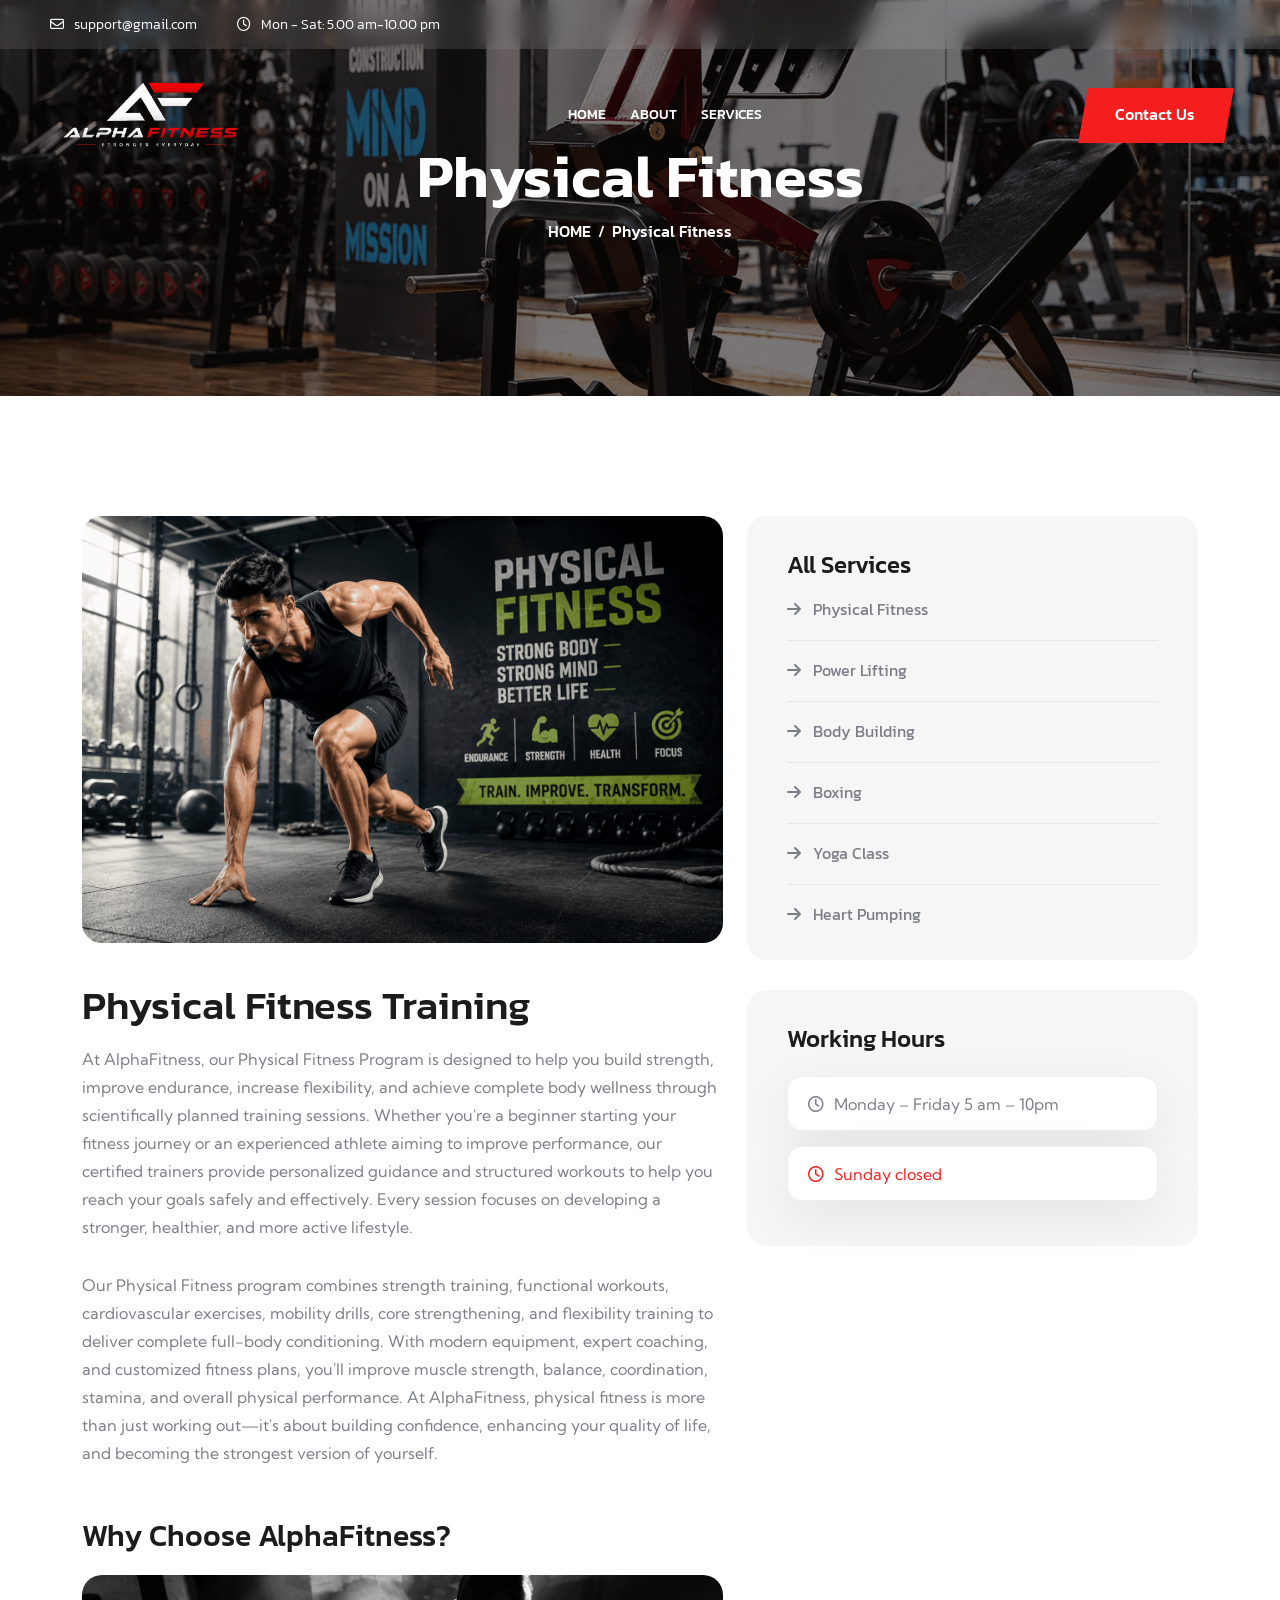
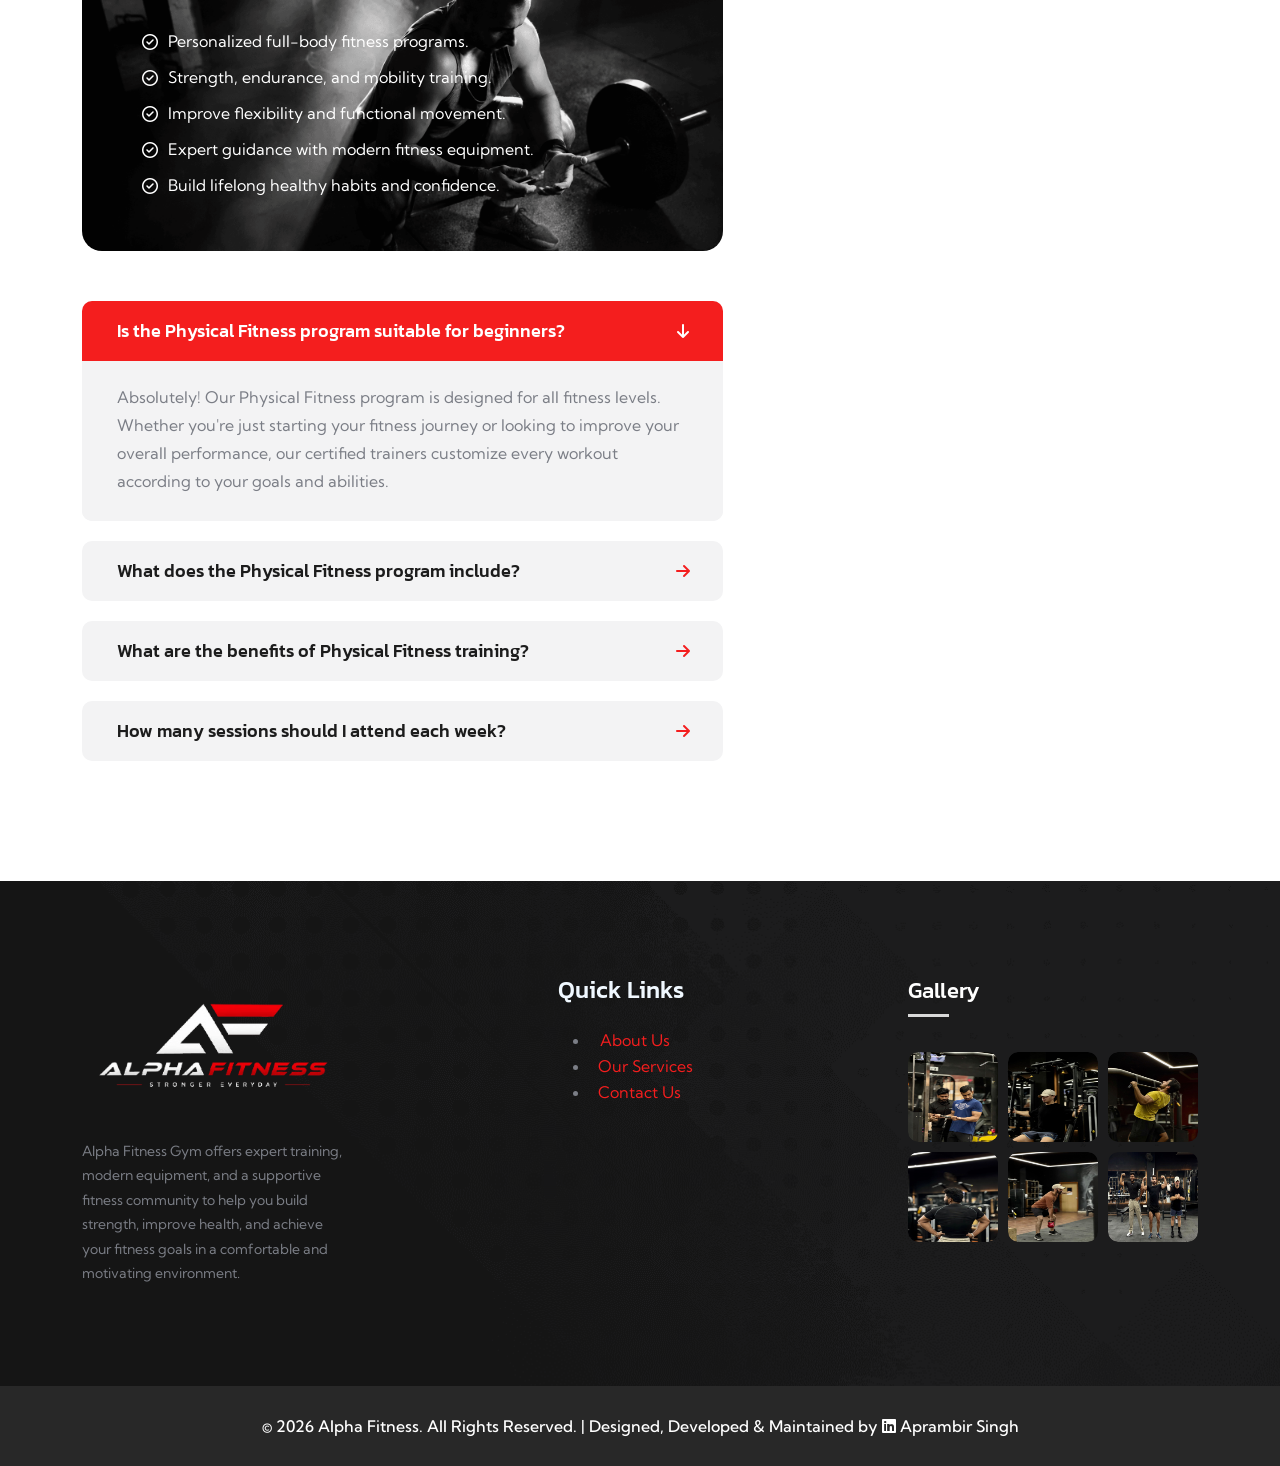
<file: physicalfitness.html>
<!doctype html>
<html class="no-js" lang="zxx">

<head>
   <meta charset="utf-8">
    <meta http-equiv="x-ua-compatible" content="ie=edge">
    <title>AlphaFitness </title>
    <meta name="description" content="AlphaFitness">
    <meta name="keywords" content="AlphaFitness">
    <meta name="robots" content="INDEX,FOLLOW">

    <!-- Mobile Specific Metas -->
    <meta name="viewport" content="width=device-width, initial-scale=1, shrink-to-fit=no">

    <!-- Favicons - Place favicon.ico in the root directory -->
    <link rel="icon" type="image/png" sizes="32x32" href="assets/img/mine/Light_logo.png">
    <link rel="manifest" href="assets/img/favicons/manifest.json">
    <meta name="msapplication-TileColor" content="#ffffff">
    <meta name="msapplication-TileImage" content="assets/img/favicons/ms-icon-144x144.html">
    <meta name="theme-color" content="#ffffff">
    <!--==============================
	  Google Fonts
	============================== -->
    <link rel="preconnect" href="https://fonts.googleapis.com/">
    <link rel="preconnect" href="https://fonts.gstatic.com/" crossorigin>
    <link href="https://fonts.googleapis.com/css2?family=Kanit:wght@300;400;500;600;700;800&amp;family=Kumbh+Sans:wght@300;400;500;600;700&amp;display=swap" rel="stylesheet">

    <!--==============================
	    All CSS File
	============================== -->
    <!-- Bootstrap -->
    <link rel="stylesheet" href="assets/css/bootstrap.min.css">
    <!-- Fontawesome Icon -->
    <link rel="stylesheet" href="assets/css/fontawesome.min.css">
    <!-- Magnific Popup -->
    <link rel="stylesheet" href="assets/css/magnific-popup.min.css">
    <!-- Slick Slider -->
    <link rel="stylesheet" href="assets/css/slick.min.css">
    <!-- Theme Custom CSS -->
    <link rel="stylesheet" href="assets/css/style.css">

     <link rel="stylesheet"
href="https://cdnjs.cloudflare.com/ajax/libs/font-awesome/6.5.2/css/all.min.css">
    <style>
        @media (max-width: 767px) {
    .footer-area,
    .about-area,
    .bmi-area,
    .gallery-area,
    .team-area,
    .contact-area {
        text-align: center;
    }

}
.mobile-menu ul li a::before {
    content: "→";
}

    </style>
    </head>

<body>
    <!--********************************
   		Code Start From Here 
	******************************** -->




    <!--==============================
     Preloader
    ==============================-->
    <div class="preloader ">
        <div class="preloader-inner">
            <span class="loader"></span>
        </div>
    </div>
    <div class="popup-search-box">
        <button class="searchClose"><i class="fal fa-times"></i></button>
        <form action="#">
            <input type="text" placeholder="Search Here..">
            <button type="submit"><i class="fal fa-search"></i></button>
        </form>
    </div>
    <div class="sidemenu-wrapper">
        <div class="sidemenu-content">
            <button class="closeButton sideMenuCls"><i class="far fa-times"></i></button>
            <div class="widget footer-widget">
                <div class="widget-about">
                    <div class="footer-logo">
                        <a href="index-2.html"><img src="assets/img/logo-white.svg" alt="Fitmas"></a>
                    </div>
                    <p class="about-text">A gym, also known as a fitness center or health club, is a facility dedicated to physical fitness and exercise gyms and typically offer a range</p>
                    <div class="social-btn style2">
                        <a href="https://www.facebook.com/"><i class="fab fa-facebook"></i></a>
                        <a href="https://twitter.com/"><i class="fab fa-twitter"></i></a>                            
                        <a href="https://pinterest.com/"><i class="fab fa-pinterest-p"></i></a>
                        <a href="https://instagram.com/"><i class="fab fa-instagram"></i></a>
                    </div>
                </div>
            </div>
            <div class="widget widget_nav_menu footer-widget">
                <h3 class="widget_title">Quick Links</h3>
                <ul class="menu">
                    <li><a href="about.html">About Us</a></li>
                    <li><a href="project-details.html">Our Mission</a></li>
                    <li><a href="team.html">Meet The Teams</a></li>
                    <li><a href="project.html">Our Projects</a></li>
                    <li><a href="contact.html">Contact Us</a></li>
                </ul>
            </div>
        </div>
    </div>
    <!--==============================
    Mobile Menu
    ============================== -->
    <div class="mobile-menu-wrapper">
        <div class="mobile-menu-area text-center">
            <button class="menu-toggle"><i class="fal fa-times"></i></button>
            <div class="mobile-logo">
                <a href="index.html"><img src="assets/img/mine/Light_logo.png" alt="AlphaFitness"></a>
            </div>
            <div class="mobile-menu">
                <ul>
                    <li>
                        <a href="index.html">Home</a>
                        
                    </li>
                    <li >
                        <a href="about.html">About Us</a>
                        
                    </li>
                    <li>
                        <a href="service.html">Services</a>
                        
                    </li>
                    <li>
                        <a href="contact.html">Contact Us</a>
                        
                    </li>
                    
                   
                </ul>
            </div>
        </div>
    </div>
    <!--==============================
	Header Area
    ==============================-->
     <header class="nav-header header-layout2">
        <div class="header-top d-lg-block d-none">
            <div class="container-fluid">
                <div class="row justify-content-center justify-content-lg-between align-items-center gy-2">
                    <div class="col-auto d-none d-lg-block">
                        <div class="header-links">
                            <ul>
                                <li><i class="far fa-envelope"></i><a href="mailto:info@gmail.com">support@gmail.com</a></li>
                                <li><i class="far fa-clock"></i>Mon - Sat: 5.00 am-10.00 pm</li>
                            </ul>
                        </div>
                    </div>
                    <div class="col-auto">
                        <!-- <div class="header-links">
                            <ul>
                                <li>
                                    <div class="social-links">
                                        <span class="me-3">Visit our social pages</span>
                                        <a href="https://www.facebook.com/"><i class="fab fa-facebook-f"></i></a>
                                        <a href="https://www.twitter.com/"><i class="fab fa-twitter"></i></a>
                                        <a href="https://www.linkedin.com/"><i class="fab fa-linkedin-in"></i></a>
                                        <a href="https://www.pinterest.com/"><i class="fab fa-pinterest-p"></i></a>
                                    </div>
                                </li>
                            </ul>
                        </div> -->
                    </div>
                </div>
            </div>
        </div>
        <div class="sticky-wrapper">
            <!-- Main Menu Area -->
            <div class="menu-area">
                <div class="container-fluid">
                    <div class="row align-items-center justify-content-lg-start justify-content-between">
    <div class="col-auto">
        <div class="header-logo">
            <a href="index.html"><img style="height: 100px;width: auto;" src="assets/img/mine/dark_logo.png" alt="logo"></a>
        </div>
    </div>

    <div class="col-auto m-lg-auto">
        <nav class="main-menu d-none d-lg-inline-block">
            <ul>
                <li >
                    <a href="index.html">Home</a>
                </li>

                <li>
                    <a href="about.html">About</a>
                </li>

                <li>
                    <a href="service.html">Services</a>
                    
                </li>

               

                
        </nav>

        <div class="navbar-right d-inline-flex d-lg-none">
            <button type="button" class="menu-toggle icon-btn">
                <i class="fa-solid fa-bars"></i>
            </button>
        </div>
    </div>

    <div class="col-auto d-xxl-block d-none">
        <div class="navbar-right-desc">
            <i class="fa-solid fa-phone-volume"></i>
            <a href="tel:98156 89418">98156 89418</a>
        </div>
    </div>

    <div class="col-auto d-none d-lg-block">
        <div class="header-button">
            <a href="contact.html" class="btn style2 style-r0 d-xl-block d-none">
                Contact Us
            </a>

            <!-- <button type="button" class="btn style-r0 btn-border3 sideMenuToggler">
                <i class="fa-solid fa-bars"></i>
            </button> -->
        </div>
    </div>
</div>
                </div>
            </div>
        </div>
    </header>

    <!--==============================
    Breadcumb
    ============================== -->
    <div class="breadcumb-wrapper" data-bg-src="assets/img/mine/services.png">
        <!-- bg animated image/ -->   
        <div class="container">
            <div class="row">
                <div class="col-lg-12">
                    <div class="breadcumb-content">
                        <h1 class="breadcumb-title">Physical Fitness</h1>
                        <ul class="breadcumb-menu">
                            <li><a href="index.html">HOME</a></li>
                            <li class="active">Physical Fitness</li>
                        </ul>
                    </div>
                </div>
            </div>
            
        </div>
    </div>

    <!--==============================
    Service Area 02  
    ==============================-->
    <div class="service-details-area space-top space-extra-bottom overflow-hidden">
        <div class="container">
            <div class="row">
                <div class="col-xxl-8 col-lg-7">
                    <div class="service-page-single">
                        <div class="page-img mb-50">
                            <img src="assets/img/mine/pf.png" alt="img">
                        </div>
                        <div class="page-content">
                            <h2 class="page-title">Physical Fitness Training</h2>
                          <p class="mb-30">
At AlphaFitness, our Physical Fitness Program is designed to help you build strength, improve endurance, increase flexibility, and achieve complete body wellness through scientifically planned training sessions. Whether you're a beginner starting your fitness journey or an experienced athlete aiming to improve performance, our certified trainers provide personalized guidance and structured workouts to help you reach your goals safely and effectively. Every session focuses on developing a stronger, healthier, and more active lifestyle.
</p>

<p class="mb-50">
Our Physical Fitness program combines strength training, functional workouts, cardiovascular exercises, mobility drills, core strengthening, and flexibility training to deliver complete full-body conditioning. With modern equipment, expert coaching, and customized fitness plans, you'll improve muscle strength, balance, coordination, stamina, and overall physical performance. At AlphaFitness, physical fitness is more than just working out—it's about building confidence, enhancing your quality of life, and becoming the strongest version of yourself.
</p>
<!-- <h3 class="page-subtitle mb-0">Why Choose AlphaFitness?</h3>

<p>
At AlphaFitness, we believe that great results come from expert guidance, premium facilities, and a supportive fitness community. Our experienced trainers create personalized training plans that match your fitness level and goals, ensuring steady progress in every session. With modern equipment, a clean and motivating environment, flexible workout schedules, and a strong focus on technique and safety, we provide everything you need to unlock your full potential. Whether your goal is weight loss, muscle building, improved fitness, or learning boxing skills, AlphaFitness is committed to helping you achieve lasting results.
</p> -->
                            <!-- <div class="row">
                                <div class="col-sm-6">
                                    <div class="service-wrap">
                                        <h6><i class="far fa-check me-2"></i> Diverse Range of Services:</h6>
                                        <p>We offer a wide range of fitness services and programs to cater to different fitness levels, interests, and goals. </p>
                                    </div>
                                </div>
                                <div class="col-sm-6">
                                    <div class="service-wrap">
                                        <h6><i class="far fa-check me-2"></i> Expertise and Experience:</h6>
                                        <p>We have a team of highly qualified and experienced fitness professionals who are dedicated to helping you...</p>
                                    </div>
                                </div>
                            </div>
                            <p class="mt-25 mb-50">We offer a wide range of fitness services and programs to cater to different fitness levels, interests, and goals. Whether you're looking for personal training, group fitness classes, specialized workouts, or nutritional guidance, we have options to suit your needs.</p> -->
                            <h3 class="page-subtitle mb-0">Why Choose AlphaFitness?</h3>
                            <div class="service-page-list checklist mb-50" data-bg-src="assets/img/mine/BOXING2.png">
                                <ul>
                                  <li><i class="far fa-check-circle"></i>Personalized full-body fitness programs.</li>
<li><i class="far fa-check-circle"></i>Strength, endurance, and mobility training.</li>
<li><i class="far fa-check-circle"></i>Improve flexibility and functional movement.</li>
<li><i class="far fa-check-circle"></i>Expert guidance with modern fitness equipment.</li>
<li><i class="far fa-check-circle"></i>Build lifelong healthy habits and confidence.</li>
                                </ul>
                            </div>
                           <div class="accordion-area mb-30 accordion" id="faqAccordion">

    <!-- FAQ 1 -->
    <div class="accordion-card style2 active">
        <div class="accordion-header" id="collapse-item-1">
            <button class="accordion-button" type="button" data-bs-toggle="collapse"
                data-bs-target="#collapse-1" aria-expanded="true" aria-controls="collapse-1">
                Is the Physical Fitness program suitable for beginners?
            </button>
        </div>
        <div id="collapse-1" class="accordion-collapse collapse show"
            aria-labelledby="collapse-item-1" data-bs-parent="#faqAccordion">
            <div class="accordion-body">
                <p class="faq-text">
                    Absolutely! Our Physical Fitness program is designed for all fitness levels. Whether you're just starting your fitness journey or looking to improve your overall performance, our certified trainers customize every workout according to your goals and abilities.
                </p>
            </div>
        </div>
    </div>

    <!-- FAQ 2 -->
    <div class="accordion-card style2">
        <div class="accordion-header" id="collapse-item-2">
            <button class="accordion-button collapsed" type="button" data-bs-toggle="collapse"
                data-bs-target="#collapse-2" aria-expanded="false" aria-controls="collapse-2">
                What does the Physical Fitness program include?
            </button>
        </div>
        <div id="collapse-2" class="accordion-collapse collapse"
            aria-labelledby="collapse-item-2" data-bs-parent="#faqAccordion">
            <div class="accordion-body">
                <p class="faq-text">
                    Our program includes strength training, cardio workouts, flexibility exercises, functional training, core workouts, and mobility sessions. Every workout is designed to improve your overall health, endurance, and physical performance.
                </p>
            </div>
        </div>
    </div>

    <!-- FAQ 3 -->
    <div class="accordion-card style2">
        <div class="accordion-header" id="collapse-item-3">
            <button class="accordion-button collapsed" type="button" data-bs-toggle="collapse"
                data-bs-target="#collapse-3" aria-expanded="false" aria-controls="collapse-3">
                What are the benefits of Physical Fitness training?
            </button>
        </div>
        <div id="collapse-3" class="accordion-collapse collapse"
            aria-labelledby="collapse-item-3" data-bs-parent="#faqAccordion">
            <div class="accordion-body">
                <p class="faq-text">
                    Regular physical fitness training helps improve strength, stamina, flexibility, posture, heart health, and overall energy levels. It also supports weight management, reduces stress, and boosts confidence for a healthier lifestyle.
                </p>
            </div>
        </div>
    </div>

    <!-- FAQ 4 -->
    <div class="accordion-card style2">
        <div class="accordion-header" id="collapse-item-4">
            <button class="accordion-button collapsed" type="button" data-bs-toggle="collapse"
                data-bs-target="#collapse-4" aria-expanded="false" aria-controls="collapse-4">
                How many sessions should I attend each week?
            </button>
        </div>
        <div id="collapse-4" class="accordion-collapse collapse"
            aria-labelledby="collapse-item-4" data-bs-parent="#faqAccordion">
            <div class="accordion-body">
                <p class="faq-text">
                    For the best results, we recommend attending 3–5 sessions per week. Our trainers will create a personalized fitness schedule based on your goals, fitness level, and recovery requirements.
                </p>
            </div>
        </div>
    </div>

</div>
                        </div>
                    </div>
                </div>
                <div class="col-xxl-4 col-lg-5">
                    <aside class="sidebar-area">
                        <div class="widget widget_categories">
                            <h3 class="widget_title">All Services</h3>
                            <ul>
                                <li>
                                    <a href="physicalfitness.html"><i class="fa-solid fa-arrow-right"></i>Physical Fitness</a>
                                </li>
                                <li>
                                    <a href="powerlifting.html"><i class="fa-solid fa-arrow-right"></i>Power Lifting</a>
                                </li>
                                <li>
                                    <a href="bodybuild.html"><i class="fa-solid fa-arrow-right"></i>Body Building</a>
                                </li>
                                <li>
                                    <a href="Boxing.html"><i class="fa-solid fa-arrow-right"></i>Boxing</a>
                                </li>
                                <li>
                                    <a href="Yoga.html"><i class="fa-solid fa-arrow-right"></i>Yoga Class</a>
                                </li>    
                                <li>
                                    <a href="Heart.html"><i class="fa-solid fa-arrow-right"></i>Heart Pumping</a>
                                </li>                                   
                            </ul>
                        </div> 
                        <div class="widget widget_schedule">
                            <h3 class="widget_title">Working Hours</h3>
                            <ul>
                                <li>
                                    <i class="far fa-clock"></i>
                                    Monday – Friday 5 am – 10pm
                                </li>
                               
                                <li class="unavailable">
                                    <i class="far fa-clock"></i>
                                    Sunday closed
                                </li>                               
                            </ul>
                        </div> 
                    </aside>
                </div>
            </div>
        </div>
    </div>

  
    <!--==============================
        Footer Area
    ==============================-->
    <footer class="footer-wrapper footer-layout1" data-bg-src="assets/img/bg/footer-1-bg.png">    
        <div class="container">
            <div class="widget-area">
                <div class="row justify-content-between">
                    <div class="col-md-6 col-xl-3">
                        <div class="widget footer-widget">
                            <div class="widget-about">
                                <div class="footer-logo">
                                    <a href="index.html"><img src="assets/img/mine/dark_logo.png" alt="AlphaFitness"></a>
                                </div>
                                <p class="about-text">Alpha Fitness Gym offers expert training, modern equipment, and a supportive fitness community to help you build strength, improve health, and achieve your fitness goals in a comfortable and motivating environment.</p>
                                <!-- <div class="social-btn">
                                    <a href="https://twitter.com/" tabindex="0"><i class="fab fa-twitter"></i></a>
                                    <a href="https://linkedin.com/" tabindex="0"><i class="fab fa-linkedin-in"></i></a>
                                    <a href="https://www.discord.com/" tabindex="0"><i class="fab fa-discord"></i></a>
                                </div> -->
                            </div>
                        </div>
                    </div>
                   <div class="col-md-6 col-xl-auto">
    <div >
        <h3 class="widget_title" style="color: aliceblue;">Quick Links</h3>
        <div class="menu-all-pages-container">
            <ul class="menu">
                <li><a href="about.html"><span style="margin-right:10px;"></span>About Us</a></li>
                <li><a href="service.html"><span style="margin-right:8px;"></span>Our Services</a></li>
                <li><a href="contact.html"><span style="margin-right:8px;"></span>Contact Us</a></li>
            </ul>
        </div>
    </div>
</div>
                    <div class="col-md-6 col-xl-auto">
                        <div class="widget footer-widget">
                            <h3 class="widget_title">Gallery</h3>
                            <div class="sidebar-gallery">
                                <div class="gallery-thumb">
                                    <img src="assets/img/mine/51.jpeg" style="height: 90px;width: 90px;" alt="Gallery Image">
                                    <a href="assets/img/mine/51.jpeg" class="gallery-btn popup-image"><i class="fab fa-instagram"></i></a>
                                </div>
                                <div class="gallery-thumb">
                                    <img src="assets/img/mine/52.jpeg" style="height: 90px;width: 90px;" alt="Gallery Image">
                                    <a href="assets/img/mine/52.jpeg" class="gallery-btn popup-image"><i class="fab fa-instagram"></i></a>
                                </div>
                                <div class="gallery-thumb">
                                    <img src="assets/img/mine/53.jpeg" style="height: 90px;width: 90px;" alt="Gallery Image">
                                    <a href="assets/img/mine/53.jpeg" class="gallery-btn popup-image"><i class="fab fa-instagram"></i></a>
                                </div>
                                <div class="gallery-thumb">
                                    <img src="assets/img/mine/54.jpeg" style="height: 90px;width: 90px;" alt="Gallery Image">
                                    <a href="assets/img/mine/54.jpeg" class="gallery-btn popup-image"><i class="fab fa-instagram"></i></a>
                                </div>
                                <div class="gallery-thumb">
                                    <img src="assets/img/mine/55.jpeg" style="height: 90px;width: 90px;" alt="Gallery Image">
                                    <a href="assets/img/mine/55.jpeg" class="gallery-btn popup-image"><i class="fab fa-instagram"></i></a>
                                </div>
                                <div class="gallery-thumb">
                                    <img src="assets/img/mine/56.jpeg" style="height: 90px;width: 90px;" alt="Gallery Image">
                                    <a href="assets/img/mine/56.jpeg" class="gallery-btn popup-image"><i class="fab fa-instagram"></i></a>
                                </div>
                            </div>
                        </div>
                    </div>
                                    
                </div>
            </div>
        </div>
        <div class="copyright-wrap">
    <div class="container">
        <div class="row justify-content-center">
            <div class="col-auto align-self-center">
                <p class="copyright-text text-center">
                    © 2026 <a href="#">Alpha Fitness</a>. All Rights Reserved. |
                    Designed, Developed &amp; Maintained by
                    <a href="https://www.linkedin.com/in/aprambir-singh-b2011a214/"
                       target="_blank"
                       rel="noopener noreferrer"
                       title="Connect with Aprambir Singh on LinkedIn">
                        <i class="fab fa-linkedin"></i> Aprambir Singh
                    </a>
                </p>
            </div>
        </div>
    </div>
</div>
    </footer>


    <!--********************************
			Code End  Here 
	******************************** -->

    <!-- Scroll To Top -->
    <div class="scroll-top">
        <svg class="progress-circle svg-content" width="100%" height="100%" viewBox="-1 -1 102 102">
            <path d="M50,1 a49,49 0 0,1 0,98 a49,49 0 0,1 0,-98" style="transition: stroke-dashoffset 10ms linear 0s; stroke-dasharray: 307.919, 307.919; stroke-dashoffset: 307.919;"></path>
        </svg>
    </div>

    <!--==============================
    All Js File
    ============================== -->
    <!-- Jquery -->
    <script src="assets/js/vendor/jquery-3.6.0.min.js"></script>
    <!-- Slick Slider -->
    <script src="assets/js/slick.min.js"></script>
    <!-- Bootstrap -->
    <script src="assets/js/bootstrap.min.js"></script>
    <!-- Magnific Popup -->
    <script src="assets/js/jquery.magnific-popup.min.js"></script>
    <!-- Counter Up -->
    <script src="assets/js/jquery.counterup.min.js"></script>
    <!-- Range Slider -->
    <script src="assets/js/jquery-ui.min.js"></script>
    <!-- Isotope Filter -->
    <script src="assets/js/imagesloaded.pkgd.min.js"></script>
    <script src="assets/js/isotope.pkgd.min.js"></script>
    
    <!-- Main Js File -->
    <script src="assets/js/main.js"></script>
</body>


</html>
</file>
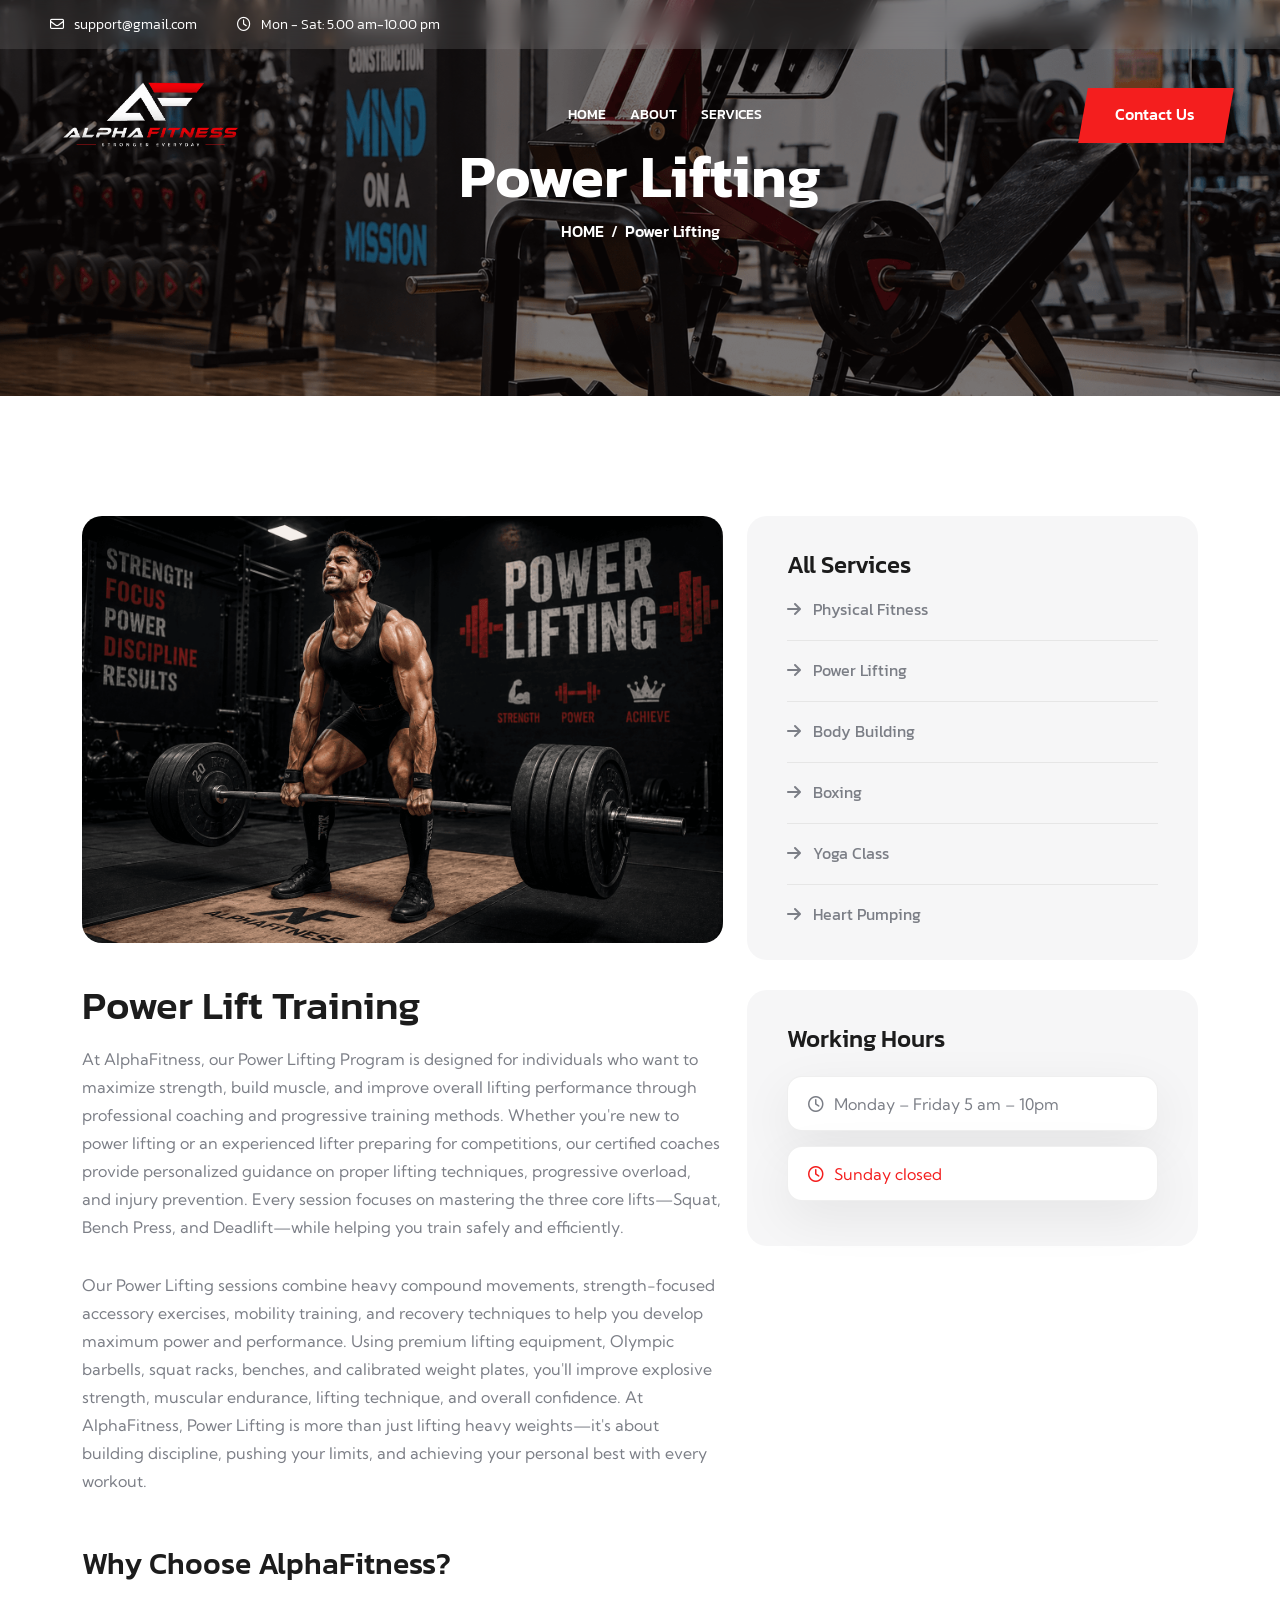
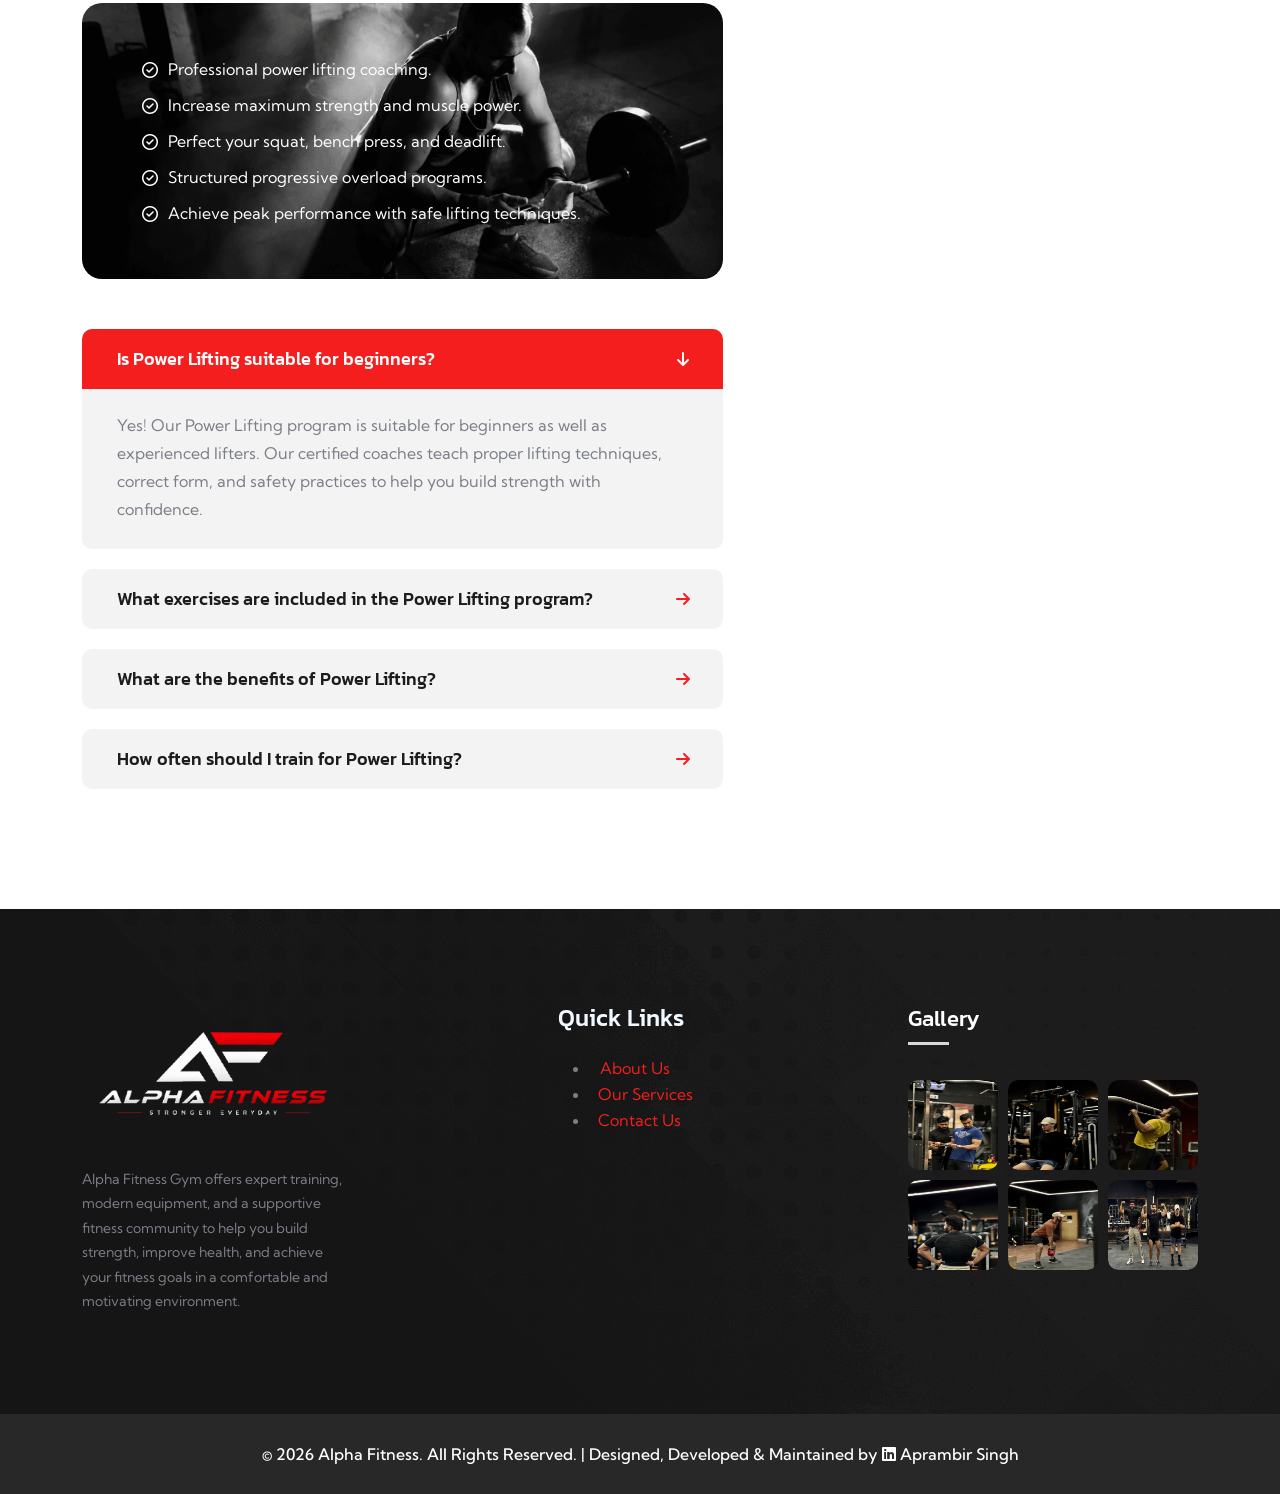
<file: powerlifting.html>
<!doctype html>
<html class="no-js" lang="zxx">

<head>
   <meta charset="utf-8">
    <meta http-equiv="x-ua-compatible" content="ie=edge">
    <title>AlphaFitness </title>
    <meta name="description" content="AlphaFitness">
    <meta name="keywords" content="AlphaFitness">
    <meta name="robots" content="INDEX,FOLLOW">

    <!-- Mobile Specific Metas -->
    <meta name="viewport" content="width=device-width, initial-scale=1, shrink-to-fit=no">

    <!-- Favicons - Place favicon.ico in the root directory -->
    <link rel="icon" type="image/png" sizes="32x32" href="assets/img/mine/Light_logo.png">
    <link rel="manifest" href="assets/img/favicons/manifest.json">
    <meta name="msapplication-TileColor" content="#ffffff">
    <meta name="msapplication-TileImage" content="assets/img/favicons/ms-icon-144x144.html">
    <meta name="theme-color" content="#ffffff">

    <!--==============================
	  Google Fonts
	============================== -->
    <link rel="preconnect" href="https://fonts.googleapis.com/">
    <link rel="preconnect" href="https://fonts.gstatic.com/" crossorigin>
    <link href="https://fonts.googleapis.com/css2?family=Kanit:wght@300;400;500;600;700;800&amp;family=Kumbh+Sans:wght@300;400;500;600;700&amp;display=swap" rel="stylesheet">

    <!--==============================
	    All CSS File
	============================== -->
    <!-- Bootstrap -->
    <link rel="stylesheet" href="assets/css/bootstrap.min.css">
    <!-- Fontawesome Icon -->
    <link rel="stylesheet" href="assets/css/fontawesome.min.css">
    <!-- Magnific Popup -->
    <link rel="stylesheet" href="assets/css/magnific-popup.min.css">
    <!-- Slick Slider -->
    <link rel="stylesheet" href="assets/css/slick.min.css">
    <!-- Theme Custom CSS -->
    <link rel="stylesheet" href="assets/css/style.css">

     <link rel="stylesheet"
href="https://cdnjs.cloudflare.com/ajax/libs/font-awesome/6.5.2/css/all.min.css">
    <style>
        @media (max-width: 767px) {
    .footer-area,
    .about-area,
    .bmi-area,
    .gallery-area,
    .team-area,
    .contact-area {
        text-align: center;
    }

}

.mobile-menu ul li a::before {
    content: "→";
}

    </style>
    </head>

<body>
    <!--********************************
   		Code Start From Here 
	******************************** -->




    <!--==============================
     Preloader
    ==============================-->
    <div class="preloader ">
        <div class="preloader-inner">
            <span class="loader"></span>
        </div>
    </div>
    <div class="popup-search-box">
        <button class="searchClose"><i class="fal fa-times"></i></button>
        <form action="#">
            <input type="text" placeholder="Search Here..">
            <button type="submit"><i class="fal fa-search"></i></button>
        </form>
    </div>
    <div class="sidemenu-wrapper">
        <div class="sidemenu-content">
            <button class="closeButton sideMenuCls"><i class="far fa-times"></i></button>
            <div class="widget footer-widget">
                <div class="widget-about">
                    <div class="footer-logo">
                        <a href="index-2.html"><img src="assets/img/logo-white.svg" alt="Fitmas"></a>
                    </div>
                    <p class="about-text">A gym, also known as a fitness center or health club, is a facility dedicated to physical fitness and exercise gyms and typically offer a range</p>
                    <div class="social-btn style2">
                        <a href="https://www.facebook.com/"><i class="fab fa-facebook"></i></a>
                        <a href="https://twitter.com/"><i class="fab fa-twitter"></i></a>                            
                        <a href="https://pinterest.com/"><i class="fab fa-pinterest-p"></i></a>
                        <a href="https://instagram.com/"><i class="fab fa-instagram"></i></a>
                    </div>
                </div>
            </div>
            <div class="widget widget_nav_menu footer-widget">
                <h3 class="widget_title">Quick Links</h3>
                <ul class="menu">
                    <li><a href="about.html">About Us</a></li>
                    <li><a href="project-details.html">Our Mission</a></li>
                    <li><a href="team.html">Meet The Teams</a></li>
                    <li><a href="project.html">Our Projects</a></li>
                    <li><a href="contact.html">Contact Us</a></li>
                </ul>
            </div>
        </div>
    </div>
    <!--==============================
    Mobile Menu
    ============================== -->
      <div class="mobile-menu-wrapper">
        <div class="mobile-menu-area text-center">
            <button class="menu-toggle"><i class="fal fa-times"></i></button>
            <div class="mobile-logo">
                <a href="index.html"><img src="assets/img/mine/Light_logo.png" alt="AlphaFitness"></a>
            </div>
            <div class="mobile-menu">
                <ul>
                    <li>
                        <a href="index.html">Home</a>
                        
                    </li>
                    <li >
                        <a href="about.html">About Us</a>
                        
                    </li>
                    <li>
                        <a href="service.html">Services</a>
                        
                    </li>
                    <li>
                        <a href="contact.html">Contact Us</a>
                        
                    </li>
                    
                   
                </ul>
            </div>
        </div>
    </div>
    <!--==============================
	Header Area
    ==============================-->
    <header class="nav-header header-layout2">
        <div class="header-top d-lg-block d-none">
            <div class="container-fluid">
                <div class="row justify-content-center justify-content-lg-between align-items-center gy-2">
                    <div class="col-auto d-none d-lg-block">
                        <div class="header-links">
                            <ul>
                                <li><i class="far fa-envelope"></i><a href="mailto:info@gmail.com">support@gmail.com</a></li>
                                <li><i class="far fa-clock"></i>Mon - Sat: 5.00 am-10.00 pm</li>
                            </ul>
                        </div>
                    </div>
                    <div class="col-auto">
                        <!-- <div class="header-links">
                            <ul>
                                <li>
                                    <div class="social-links">
                                        <span class="me-3">Visit our social pages</span>
                                        <a href="https://www.facebook.com/"><i class="fab fa-facebook-f"></i></a>
                                        <a href="https://www.twitter.com/"><i class="fab fa-twitter"></i></a>
                                        <a href="https://www.linkedin.com/"><i class="fab fa-linkedin-in"></i></a>
                                        <a href="https://www.pinterest.com/"><i class="fab fa-pinterest-p"></i></a>
                                    </div>
                                </li>
                            </ul>
                        </div> -->
                    </div>
                </div>
            </div>
        </div>
        <div class="sticky-wrapper">
            <!-- Main Menu Area -->
            <div class="menu-area">
                <div class="container-fluid">
                    <div class="row align-items-center justify-content-lg-start justify-content-between">
    <div class="col-auto">
        <div class="header-logo">
            <a href="index.html"><img style="height: 100px;width: auto;" src="assets/img/mine/dark_logo.png" alt="logo"></a>
        </div>
    </div>

    <div class="col-auto m-lg-auto">
        <nav class="main-menu d-none d-lg-inline-block">
            <ul>
                <li >
                    <a href="index.html">Home</a>
                </li>

                <li>
                    <a href="about.html">About</a>
                </li>

                <li>
                    <a href="service.html">Services</a>
                    
                </li>

               

                
        </nav>

        <div class="navbar-right d-inline-flex d-lg-none">
            <button type="button" class="menu-toggle icon-btn">
                <i class="fa-solid fa-bars"></i>
            </button>
        </div>
    </div>

    <div class="col-auto d-xxl-block d-none">
        <div class="navbar-right-desc">
            <i class="fa-solid fa-phone-volume"></i>
            <a href="tel:98156 89418">98156 89418</a>
        </div>
    </div>

    <div class="col-auto d-none d-lg-block">
        <div class="header-button">
            <a href="contact.html" class="btn style2 style-r0 d-xl-block d-none">
                Contact Us
            </a>

            <!-- <button type="button" class="btn style-r0 btn-border3 sideMenuToggler">
                <i class="fa-solid fa-bars"></i>
            </button> -->
        </div>
    </div>
</div>
                </div>
            </div>
        </div>
    </header>

    <!--==============================
    Breadcumb
    ============================== -->
    <div class="breadcumb-wrapper" data-bg-src="assets/img/mine/services.png">
        <!-- bg animated image/ -->   
        <div class="container">
            <div class="row">
                <div class="col-lg-12">
                    <div class="breadcumb-content">
                        <h1 class="breadcumb-title">Power Lifting</h1>
                        <ul class="breadcumb-menu">
                            <li><a href="index.html">HOME</a></li>
                            <li class="active">Power Lifting</li>
                        </ul>
                    </div>
                </div>
            </div>
            
        </div>
    </div>

    <!--==============================
    Service Area 02  
    ==============================-->
    <div class="service-details-area space-top space-extra-bottom overflow-hidden">
        <div class="container">
            <div class="row">
                <div class="col-xxl-8 col-lg-7">
                    <div class="service-page-single">
                        <div class="page-img mb-50">
                            <img src="assets/img/mine/pl.png" alt="img">
                        </div>
                        <div class="page-content">
                            <h2 class="page-title">Power Lift Training</h2>
                       <p class="mb-30">
At AlphaFitness, our Power Lifting Program is designed for individuals who want to maximize strength, build muscle, and improve overall lifting performance through professional coaching and progressive training methods. Whether you're new to power lifting or an experienced lifter preparing for competitions, our certified coaches provide personalized guidance on proper lifting techniques, progressive overload, and injury prevention. Every session focuses on mastering the three core lifts—Squat, Bench Press, and Deadlift—while helping you train safely and efficiently.
</p>

<p class="mb-50">
Our Power Lifting sessions combine heavy compound movements, strength-focused accessory exercises, mobility training, and recovery techniques to help you develop maximum power and performance. Using premium lifting equipment, Olympic barbells, squat racks, benches, and calibrated weight plates, you'll improve explosive strength, muscular endurance, lifting technique, and overall confidence. At AlphaFitness, Power Lifting is more than just lifting heavy weights—it's about building discipline, pushing your limits, and achieving your personal best with every workout.
</p>
<!-- <h3 class="page-subtitle mb-0">Why Choose AlphaFitness?</h3>

<p>
At AlphaFitness, we believe that great results come from expert guidance, premium facilities, and a supportive fitness community. Our experienced trainers create personalized training plans that match your fitness level and goals, ensuring steady progress in every session. With modern equipment, a clean and motivating environment, flexible workout schedules, and a strong focus on technique and safety, we provide everything you need to unlock your full potential. Whether your goal is weight loss, muscle building, improved fitness, or learning boxing skills, AlphaFitness is committed to helping you achieve lasting results.
</p> -->
                            <!-- <div class="row">
                                <div class="col-sm-6">
                                    <div class="service-wrap">
                                        <h6><i class="far fa-check me-2"></i> Diverse Range of Services:</h6>
                                        <p>We offer a wide range of fitness services and programs to cater to different fitness levels, interests, and goals. </p>
                                    </div>
                                </div>
                                <div class="col-sm-6">
                                    <div class="service-wrap">
                                        <h6><i class="far fa-check me-2"></i> Expertise and Experience:</h6>
                                        <p>We have a team of highly qualified and experienced fitness professionals who are dedicated to helping you...</p>
                                    </div>
                                </div>
                            </div>
                            <p class="mt-25 mb-50">We offer a wide range of fitness services and programs to cater to different fitness levels, interests, and goals. Whether you're looking for personal training, group fitness classes, specialized workouts, or nutritional guidance, we have options to suit your needs.</p> -->
                            <h3 class="page-subtitle mb-0">Why Choose AlphaFitness?</h3>
                            <div class="service-page-list checklist mb-50" data-bg-src="assets/img/mine/BOXING2.png">
                                <ul>
                                 <li><i class="far fa-check-circle"></i>Professional power lifting coaching.</li>
<li><i class="far fa-check-circle"></i>Increase maximum strength and muscle power.</li>
<li><i class="far fa-check-circle"></i>Perfect your squat, bench press, and deadlift.</li>
<li><i class="far fa-check-circle"></i>Structured progressive overload programs.</li>
<li><i class="far fa-check-circle"></i>Achieve peak performance with safe lifting techniques.</li>
                                </ul>
                            </div>
                          <div class="accordion-area mb-30 accordion" id="faqAccordion">

    <!-- FAQ 1 -->
    <div class="accordion-card style2 active">
        <div class="accordion-header" id="collapse-item-1">
            <button class="accordion-button" type="button" data-bs-toggle="collapse"
                data-bs-target="#collapse-1" aria-expanded="true" aria-controls="collapse-1">
                Is Power Lifting suitable for beginners?
            </button>
        </div>
        <div id="collapse-1" class="accordion-collapse collapse show"
            aria-labelledby="collapse-item-1" data-bs-parent="#faqAccordion">
            <div class="accordion-body">
                <p class="faq-text">
                    Yes! Our Power Lifting program is suitable for beginners as well as experienced lifters. Our certified coaches teach proper lifting techniques, correct form, and safety practices to help you build strength with confidence.
                </p>
            </div>
        </div>
    </div>

    <!-- FAQ 2 -->
    <div class="accordion-card style2">
        <div class="accordion-header" id="collapse-item-2">
            <button class="accordion-button collapsed" type="button" data-bs-toggle="collapse"
                data-bs-target="#collapse-2" aria-expanded="false" aria-controls="collapse-2">
                What exercises are included in the Power Lifting program?
            </button>
        </div>
        <div id="collapse-2" class="accordion-collapse collapse"
            aria-labelledby="collapse-item-2" data-bs-parent="#faqAccordion">
            <div class="accordion-body">
                <p class="faq-text">
                    Our program focuses on the three main compound lifts—Squat, Bench Press, and Deadlift—along with accessory strength exercises, mobility training, core workouts, and recovery techniques to maximize overall performance.
                </p>
            </div>
        </div>
    </div>

    <!-- FAQ 3 -->
    <div class="accordion-card style2">
        <div class="accordion-header" id="collapse-item-3">
            <button class="accordion-button collapsed" type="button" data-bs-toggle="collapse"
                data-bs-target="#collapse-3" aria-expanded="false" aria-controls="collapse-3">
                What are the benefits of Power Lifting?
            </button>
        </div>
        <div id="collapse-3" class="accordion-collapse collapse"
            aria-labelledby="collapse-item-3" data-bs-parent="#faqAccordion">
            <div class="accordion-body">
                <p class="faq-text">
                    Power Lifting helps increase maximum strength, build lean muscle mass, improve bone density, enhance athletic performance, and boost confidence. It also develops discipline, mental toughness, and proper lifting mechanics.
                </p>
            </div>
        </div>
    </div>

    <!-- FAQ 4 -->
    <div class="accordion-card style2">
        <div class="accordion-header" id="collapse-item-4">
            <button class="accordion-button collapsed" type="button" data-bs-toggle="collapse"
                data-bs-target="#collapse-4" aria-expanded="false" aria-controls="collapse-4">
                How often should I train for Power Lifting?
            </button>
        </div>
        <div id="collapse-4" class="accordion-collapse collapse"
            aria-labelledby="collapse-item-4" data-bs-parent="#faqAccordion">
            <div class="accordion-body">
                <p class="faq-text">
                    For optimal strength development, we recommend training 3–4 times per week with adequate recovery between sessions. Our trainers create customized lifting programs based on your experience, recovery, and performance goals.
                </p>
            </div>
        </div>
    </div>

</div>
                        </div>
                    </div>
                </div>
                <div class="col-xxl-4 col-lg-5">
                    <aside class="sidebar-area">
                        <div class="widget widget_categories">
                            <h3 class="widget_title">All Services</h3>
                            <ul>
                               <li>
                                    <a href="physicalfitness.html"><i class="fa-solid fa-arrow-right"></i>Physical Fitness</a>
                                </li>
                                <li>
                                    <a href="powerlifting.html"><i class="fa-solid fa-arrow-right"></i>Power Lifting</a>
                                </li>
                                <li>
                                    <a href="bodybuild.html"><i class="fa-solid fa-arrow-right"></i>Body Building</a>
                                </li>
                                <li>
                                    <a href="Boxing.html"><i class="fa-solid fa-arrow-right"></i>Boxing</a>
                                </li>
                                <li>
                                    <a href="Yoga.html"><i class="fa-solid fa-arrow-right"></i>Yoga Class</a>
                                </li>    
                                <li>
                                    <a href="Heart.html"><i class="fa-solid fa-arrow-right"></i>Heart Pumping</a>
                                </li>                                       
                            </ul>
                        </div> 
                        <div class="widget widget_schedule">
                            <h3 class="widget_title">Working Hours</h3>
                            <ul>
                                <li>
                                    <i class="far fa-clock"></i>
                                    Monday – Friday 5 am – 10pm
                                </li>
                               
                                <li class="unavailable">
                                    <i class="far fa-clock"></i>
                                    Sunday closed
                                </li>                               
                            </ul>
                        </div> 
                    </aside>
                </div>
            </div>
        </div>
    </div>

  
    <!--==============================
        Footer Area
    ==============================-->
    <footer class="footer-wrapper footer-layout1" data-bg-src="assets/img/bg/footer-1-bg.png">    
        <div class="container">
            <div class="widget-area">
                <div class="row justify-content-between">
                    <div class="col-md-6 col-xl-3">
                        <div class="widget footer-widget">
                            <div class="widget-about">
                                <div class="footer-logo">
                                    <a href="index.html"><img src="assets/img/mine/dark_logo.png" alt="AlphaFitness"></a>
                                </div>
                                <p class="about-text">Alpha Fitness Gym offers expert training, modern equipment, and a supportive fitness community to help you build strength, improve health, and achieve your fitness goals in a comfortable and motivating environment.</p>
                                <!-- <div class="social-btn">
                                    <a href="https://twitter.com/" tabindex="0"><i class="fab fa-twitter"></i></a>
                                    <a href="https://linkedin.com/" tabindex="0"><i class="fab fa-linkedin-in"></i></a>
                                    <a href="https://www.discord.com/" tabindex="0"><i class="fab fa-discord"></i></a>
                                </div> -->
                            </div>
                        </div>
                    </div>
                   <div class="col-md-6 col-xl-auto">
    <div >
        <h3 class="widget_title" style="color: aliceblue;">Quick Links</h3>
        <div class="menu-all-pages-container">
            <ul class="menu">
                <li><a href="about.html"><span style="margin-right:10px;"></span>About Us</a></li>
                <li><a href="service.html"><span style="margin-right:8px;"></span>Our Services</a></li>
                <li><a href="contact.html"><span style="margin-right:8px;"></span>Contact Us</a></li>
            </ul>
        </div>
    </div>
</div>
                    <div class="col-md-6 col-xl-auto">
                        <div class="widget footer-widget">
                            <h3 class="widget_title">Gallery</h3>
                            <div class="sidebar-gallery">
                                <div class="gallery-thumb">
                                    <img src="assets/img/mine/51.jpeg" style="height: 90px;width: 90px;" alt="Gallery Image">
                                    <a href="assets/img/mine/51.jpeg" class="gallery-btn popup-image"><i class="fab fa-instagram"></i></a>
                                </div>
                                <div class="gallery-thumb">
                                    <img src="assets/img/mine/52.jpeg" style="height: 90px;width: 90px;" alt="Gallery Image">
                                    <a href="assets/img/mine/52.jpeg" class="gallery-btn popup-image"><i class="fab fa-instagram"></i></a>
                                </div>
                                <div class="gallery-thumb">
                                    <img src="assets/img/mine/53.jpeg" style="height: 90px;width: 90px;" alt="Gallery Image">
                                    <a href="assets/img/mine/53.jpeg" class="gallery-btn popup-image"><i class="fab fa-instagram"></i></a>
                                </div>
                                <div class="gallery-thumb">
                                    <img src="assets/img/mine/54.jpeg" style="height: 90px;width: 90px;" alt="Gallery Image">
                                    <a href="assets/img/mine/54.jpeg" class="gallery-btn popup-image"><i class="fab fa-instagram"></i></a>
                                </div>
                                <div class="gallery-thumb">
                                    <img src="assets/img/mine/55.jpeg" style="height: 90px;width: 90px;" alt="Gallery Image">
                                    <a href="assets/img/mine/55.jpeg" class="gallery-btn popup-image"><i class="fab fa-instagram"></i></a>
                                </div>
                                <div class="gallery-thumb">
                                    <img src="assets/img/mine/56.jpeg" style="height: 90px;width: 90px;" alt="Gallery Image">
                                    <a href="assets/img/mine/56.jpeg" class="gallery-btn popup-image"><i class="fab fa-instagram"></i></a>
                                </div>
                            </div>
                        </div>
                    </div>
                                    
                </div>
            </div>
        </div>
        <div class="copyright-wrap">
    <div class="container">
        <div class="row justify-content-center">
            <div class="col-auto align-self-center">
                <p class="copyright-text text-center">
                    © 2026 <a href="#">Alpha Fitness</a>. All Rights Reserved. |
                    Designed, Developed &amp; Maintained by
                    <a href="https://www.linkedin.com/in/aprambir-singh-b2011a214/"
                       target="_blank"
                       rel="noopener noreferrer"
                       title="Connect with Aprambir Singh on LinkedIn">
                        <i class="fab fa-linkedin"></i> Aprambir Singh
                    </a>
                </p>
            </div>
        </div>
    </div>
</div>
    </footer>

    <!--********************************
			Code End  Here 
	******************************** -->

    <!-- Scroll To Top -->
    <div class="scroll-top">
        <svg class="progress-circle svg-content" width="100%" height="100%" viewBox="-1 -1 102 102">
            <path d="M50,1 a49,49 0 0,1 0,98 a49,49 0 0,1 0,-98" style="transition: stroke-dashoffset 10ms linear 0s; stroke-dasharray: 307.919, 307.919; stroke-dashoffset: 307.919;"></path>
        </svg>
    </div>

    <!--==============================
    All Js File
    ============================== -->
    <!-- Jquery -->
    <script src="assets/js/vendor/jquery-3.6.0.min.js"></script>
    <!-- Slick Slider -->
    <script src="assets/js/slick.min.js"></script>
    <!-- Bootstrap -->
    <script src="assets/js/bootstrap.min.js"></script>
    <!-- Magnific Popup -->
    <script src="assets/js/jquery.magnific-popup.min.js"></script>
    <!-- Counter Up -->
    <script src="assets/js/jquery.counterup.min.js"></script>
    <!-- Range Slider -->
    <script src="assets/js/jquery-ui.min.js"></script>
    <!-- Isotope Filter -->
    <script src="assets/js/imagesloaded.pkgd.min.js"></script>
    <script src="assets/js/isotope.pkgd.min.js"></script>
    
    <!-- Main Js File -->
    <script src="assets/js/main.js"></script>
</body>


</html>
</file>
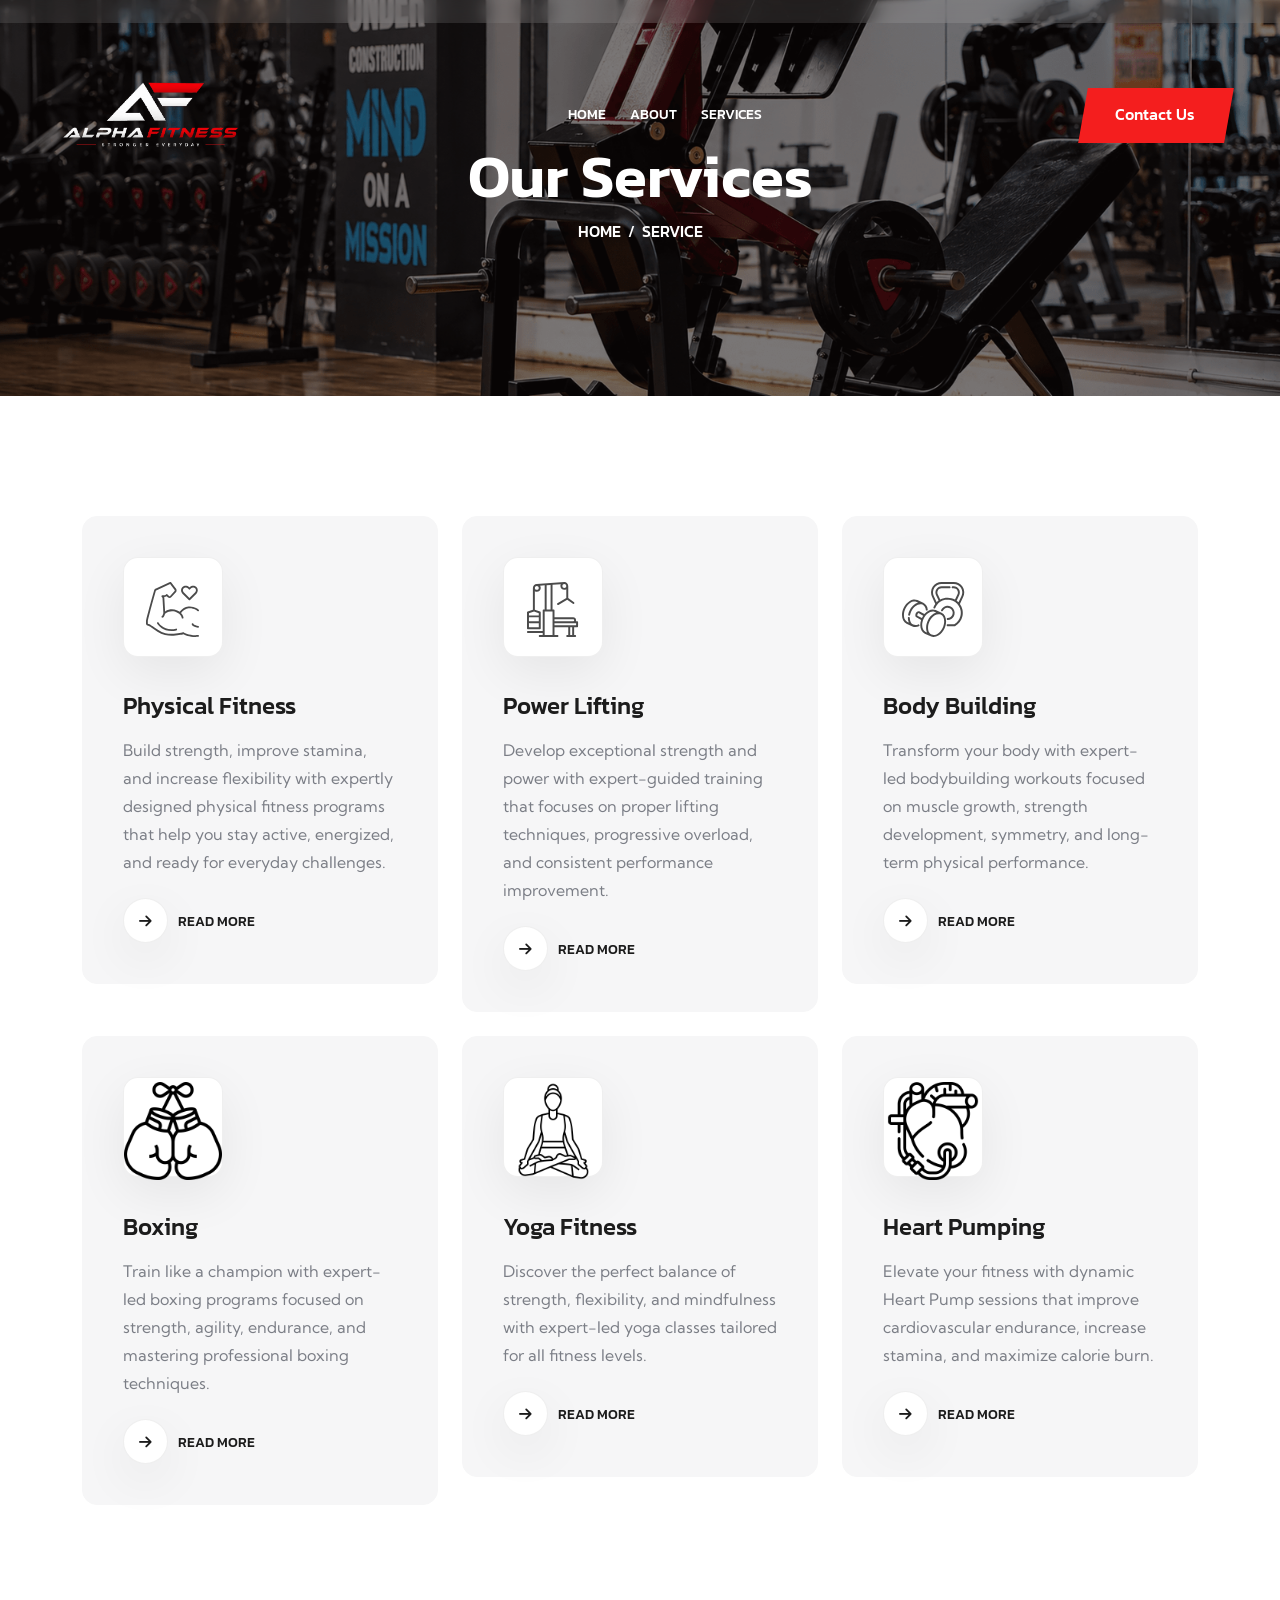
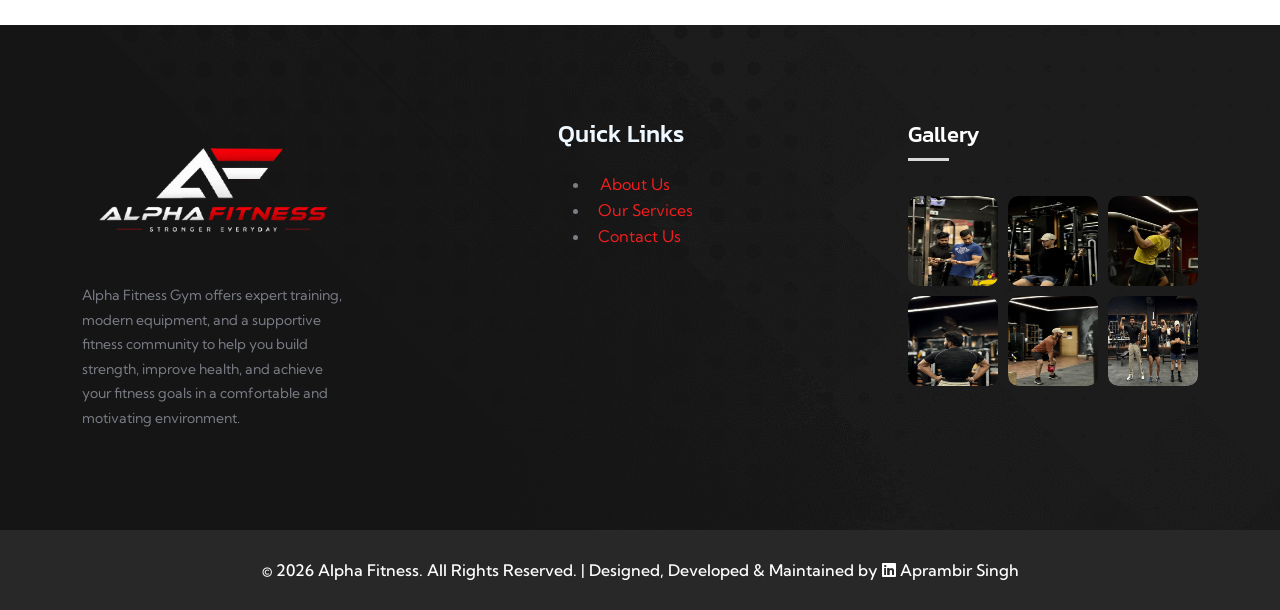
<file: service.html>
<!doctype html>
<html class="no-js" lang="zxx">


<head>
   <meta charset="utf-8">
    <meta http-equiv="x-ua-compatible" content="ie=edge">
    <title>AlphaFitness </title>
    <meta name="description" content="AlphaFitness">
    <meta name="keywords" content="AlphaFitness">
    <meta name="robots" content="INDEX,FOLLOW">

    <!-- Mobile Specific Metas -->
    <meta name="viewport" content="width=device-width, initial-scale=1, shrink-to-fit=no">

    <!-- Favicons - Place favicon.ico in the root directory -->
    <link rel="icon" type="image/png" sizes="32x32" href="assets/img/mine/Light_logo.png">
    <link rel="manifest" href="assets/img/favicons/manifest.json">
    <meta name="msapplication-TileColor" content="#ffffff">
    <meta name="msapplication-TileImage" content="assets/img/favicons/ms-icon-144x144.html">
    <meta name="theme-color" content="#ffffff">
    <!--==============================
	  Google Fonts
	============================== -->
    <link rel="preconnect" href="https://fonts.googleapis.com/">
    <link rel="preconnect" href="https://fonts.gstatic.com/" crossorigin>
    <link href="https://fonts.googleapis.com/css2?family=Kanit:wght@300;400;500;600;700;800&amp;family=Kumbh+Sans:wght@300;400;500;600;700&amp;display=swap" rel="stylesheet">

    <!--==============================
	    All CSS File
	============================== -->
    <!-- Bootstrap -->
    <link rel="stylesheet" href="assets/css/bootstrap.min.css">
    <!-- Fontawesome Icon -->
    <link rel="stylesheet" href="assets/css/fontawesome.min.css">
    <!-- Magnific Popup -->
    <link rel="stylesheet" href="assets/css/magnific-popup.min.css">
    <!-- Slick Slider -->
    <link rel="stylesheet" href="assets/css/slick.min.css">
    <!-- Theme Custom CSS -->
    <link rel="stylesheet" href="assets/css/style.css">

     <link rel="stylesheet"
href="https://cdnjs.cloudflare.com/ajax/libs/font-awesome/6.5.2/css/all.min.css">
    <style>
        @media (max-width: 767px) {
    .footer-area,
    .about-area,
    .bmi-area,
    .gallery-area,
    .team-area,
    .contact-area {
        text-align: center;
    }

}
.mobile-menu ul li a::before {
    content: "→";
}
    </style>
    </head>

<body>
    <!--********************************
   		Code Start From Here 
	******************************** -->




    <!--==============================
     Preloader
    ==============================-->
    <div class="preloader ">
        <div class="preloader-inner">
            <span class="loader"></span>
        </div>
    </div>
    <div class="popup-search-box">
        <button class="searchClose"><i class="fal fa-times"></i></button>
        <form action="#">
            <input type="text" placeholder="Search Here..">
            <button type="submit"><i class="fal fa-search"></i></button>
        </form>
    </div>
    <div class="sidemenu-wrapper">
        <div class="sidemenu-content">
            <button class="closeButton sideMenuCls"><i class="far fa-times"></i></button>
            <div class="widget footer-widget">
                <div class="widget-about">
                    <div class="footer-logo">
                        <a href="index-2.html"><img src="assets/img/logo-white.svg" alt="Fitmas"></a>
                    </div>
                    <p class="about-text">A gym, also known as a fitness center or health club, is a facility dedicated to physical fitness and exercise gyms and typically offer a range</p>
                    <div class="social-btn style2">
                        <a href="https://www.facebook.com/"><i class="fab fa-facebook"></i></a>
                        <a href="https://twitter.com/"><i class="fab fa-twitter"></i></a>                            
                        <a href="https://pinterest.com/"><i class="fab fa-pinterest-p"></i></a>
                        <a href="https://instagram.com/"><i class="fab fa-instagram"></i></a>
                    </div>
                </div>
            </div>
            <div class="widget widget_nav_menu footer-widget">
                <h3 class="widget_title">Quick Links</h3>
                <ul class="menu">
                    <li><a href="about.html">About Us</a></li>
                    <li><a href="project-details.html">Our Mission</a></li>
                    <li><a href="team.html">Meet The Teams</a></li>
                    <li><a href="project.html">Our Projects</a></li>
                    <li><a href="contact.html">Contact Us</a></li>
                </ul>
            </div>
        </div>
    </div>
    <!--==============================
    Mobile Menu
    ============================== -->
    <div class="mobile-menu-wrapper">
        <div class="mobile-menu-area text-center">
            <button class="menu-toggle"><i class="fal fa-times"></i></button>
            <div class="mobile-logo">
                <a href="index.html"><img src="assets/img/mine/Light_logo.png" alt="AlphaFitness"></a>
            </div>
            <div class="mobile-menu">
                <ul>
                    <li>
                        <a href="index.html">Home</a>
                        
                    </li>
                    <li >
                        <a href="about.html">About Us</a>
                        
                    </li>
                    <li>
                        <a href="service.html">Services</a>
                        
                    </li>
                    <li>
                        <a href="contact.html">Contact Us</a>
                        
                    </li>
                    
                   
                </ul>
            </div>
        </div>
    </div>
    <!--==============================
	Header Area
    ==============================-->
    <header class="nav-header header-layout2">
        <div class="header-top d-lg-block d-none">
            <div class="container-fluid">
                <div class="row justify-content-center justify-content-lg-between align-items-center gy-2">
                    <div class="col-auto d-none d-lg-block">
                        <!-- <div class="header-links">
                            <ul>
                                <li><i class="far fa-envelope"></i><a href="mailto:info@gmail.com">support@gmail.com</a></li>
                                <li><i class="far fa-clock"></i>Mon - Sat: 5.00 am-10.00 pm</li>
                            </ul>
                        </div> -->
                    </div>
                    <div class="col-auto">
                        <!-- <div class="header-links">
                            <ul>
                                <li>
                                    <div class="social-links">
                                        <span class="me-3">Visit our social pages</span>
                                        <a href="https://www.facebook.com/"><i class="fab fa-facebook-f"></i></a>
                                        <a href="https://www.twitter.com/"><i class="fab fa-twitter"></i></a>
                                        <a href="https://www.linkedin.com/"><i class="fab fa-linkedin-in"></i></a>
                                        <a href="https://www.pinterest.com/"><i class="fab fa-pinterest-p"></i></a>
                                    </div>
                                </li>
                            </ul>
                        </div> -->
                    </div>
                </div>
            </div>
        </div>
        <div class="sticky-wrapper">
            <!-- Main Menu Area -->
            <div class="menu-area">
                <div class="container-fluid">
                    <div class="row align-items-center justify-content-lg-start justify-content-between">
    <div class="col-auto">
        <div class="header-logo">
            <a href="index.html"><img style="height: 100px;width: auto;" src="assets/img/mine/dark_logo.png" alt="logo"></a>
        </div>
    </div>

    <div class="col-auto m-lg-auto">
        <nav class="main-menu d-none d-lg-inline-block">
            <ul>
                <li >
                    <a href="index.html">Home</a>
                </li>

                <li>
                    <a href="about.html">About</a>
                </li>

                <li>
                    <a href="service.html">Services</a>
                    
                </li>

               

                
        </nav>

        <div class="navbar-right d-inline-flex d-lg-none">
            <button type="button" class="menu-toggle icon-btn">
                <i class="fa-solid fa-bars"></i>
            </button>
        </div>
    </div>

    <div class="col-auto d-xxl-block d-none">
        <div class="navbar-right-desc">
            <i class="fa-solid fa-phone-volume"></i>
            <a href="tel:98156 89418">98156 89418</a>
        </div>
    </div>

    <div class="col-auto d-none d-lg-block">
        <div class="header-button">
            <a href="contact.html" class="btn style2 style-r0 d-xl-block d-none">
                Contact Us
            </a>

            <!-- <button type="button" class="btn style-r0 btn-border3 sideMenuToggler">
                <i class="fa-solid fa-bars"></i>
            </button> -->
        </div>
    </div>
</div>
                </div>
            </div>
        </div>
    </header>

    <!--==============================
    Breadcumb
    ============================== -->
    <div class="breadcumb-wrapper" data-bg-src="assets/img/mine/services.png">
        <!-- bg animated image/ -->   
        <div class="container">
            <div class="row">
                <div class="col-lg-12">
                    <div class="breadcumb-content">
                        <h1 class="breadcumb-title">Our Services</h1>
                        <ul class="breadcumb-menu">
                            <li><a href="index.html">HOME</a></li>
                            <li class="active">SERVICE</li>
                        </ul>
                    </div>
                </div>
            </div>
            
        </div>
    </div>

    <!--==============================
    Service Area 02  
    ==============================-->
    <div class="service-area-2 space overflow-hidden">
        <div class="container">
            <div class="row gy-4">
                <div class="col-lg-4 col-md-6">
                    <div class="service-card style2">
                        <div class="service-card_icon">
                            <img src="assets/img/icon/service-icon_2-1.svg" alt="img">
                        </div>
                        <div class="service-card_content">
                            <h4 class="service-card_title h5"><a href="physicalfitness.html">Physical Fitness</a></h4>
                            <p class="service-card_text">Build strength, improve stamina, and increase flexibility with expertly designed physical fitness programs that help you stay active, energized, and ready for everyday challenges.</p>
                            <a href="physicalfitness.html" class="link-btn" tabindex="0"><i class="fas fa-arrow-right"></i> Read More</a>
                        </div>
                    </div>
                </div>
                <div class="col-lg-4 col-md-6">
                    <div class="service-card style2">
                        <div class="service-card_icon">
                            <img src="assets/img/icon/service-icon_2-2.svg" alt="img">
                        </div>
                        <div class="service-card_content">
                            <h4 class="service-card_title h5"><a href="powerlifting.html">Power Lifting</a></h4>
                            <p class="service-card_text">Develop exceptional strength and power with expert-guided training that focuses on proper lifting techniques, progressive overload, and consistent performance improvement.</p>
                            <a href="powerlifting.html" class="link-btn" tabindex="0"><i class="fas fa-arrow-right"></i> Read More</a>
                        </div>
                    </div>
                </div>
                <div class="col-lg-4 col-md-6">
                    <div class="service-card style2">
                        <div class="service-card_icon">
                            <img src="assets/img/icon/service-icon_2-3.svg" alt="img">
                        </div>
                        <div class="service-card_content">
                            <h4 class="service-card_title h5"><a href="bodybuild.html">Body Building</a></h4>
                            <p class="service-card_text">Transform your body with expert-led bodybuilding workouts focused on muscle growth, strength development, symmetry, and long-term physical performance.</p>
                            <a href="bodybuild.html" class="link-btn" tabindex="0"><i class="fas fa-arrow-right"></i> Read More</a>
                        </div>
                    </div>
                </div>
                <div class="col-lg-4 col-md-6">
                    <div class="service-card style2">
                        <div class="service-card_icon">
                            <img src="assets/img/mine/boxing-gloves.png" alt="img">
                        </div>
                        <div class="service-card_content">
                            <h4 class="service-card_title h5"><a href="Boxing.html">Boxing</a></h4>
                            <p class="service-card_text">Train like a champion with expert-led boxing programs focused on strength, agility, endurance, and mastering professional boxing techniques.</p>
                            <a href="Boxing.html" class="link-btn" tabindex="0"><i class="fas fa-arrow-right"></i> Read More</a>
                        </div>
                    </div>
                </div>
                <div class="col-lg-4 col-md-6">
                    <div class="service-card style2">
                        <div class="service-card_icon">
                            <img src="assets/img/mine/yoga-pose.png" alt="img">
                        </div>
                        <div class="service-card_content">
                            <h4 class="service-card_title h5"><a href="Yoga.html">Yoga Fitness</a></h4>
                            <p class="service-card_text">Discover the perfect balance of strength, flexibility, and mindfulness with expert-led yoga classes tailored for all fitness levels.</p>
                            <a href="Yoga.html" class="link-btn" tabindex="0"><i class="fas fa-arrow-right"></i> Read More</a>
                        </div>
                    </div>
                </div>
                <div class="col-lg-4 col-md-6">
                    <div class="service-card style2">
                        <div class="service-card_icon">
                            <img src="assets/img/mine/heart (1).png" alt="img">
                        </div>
                        <div class="service-card_content">
                            <h4 class="service-card_title h5"><a href="Heart.html">Heart Pumping</a></h4>
                            <p class="service-card_text">Elevate your fitness with dynamic Heart Pump sessions that improve cardiovascular endurance, increase stamina, and maximize calorie burn.</p>
                            <a href="Heart.html" class="link-btn" tabindex="0"><i class="fas fa-arrow-right"></i> Read More</a>
                        </div>
                    </div>
                </div>
            </div>
        </div>
    </div>

    
    <!--==============================
        Footer Area
    ==============================-->
    <footer class="footer-wrapper footer-layout1" data-bg-src="assets/img/bg/footer-1-bg.png">    
        <div class="container">
            <div class="widget-area">
                <div class="row justify-content-between">
                    <div class="col-md-6 col-xl-3">
                        <div class="widget footer-widget">
                            <div class="widget-about">
                                <div class="footer-logo">
                                    <a href="index.html"><img src="assets/img/mine/dark_logo.png" alt="AlphaFitness"></a>
                                </div>
                                <p class="about-text">Alpha Fitness Gym offers expert training, modern equipment, and a supportive fitness community to help you build strength, improve health, and achieve your fitness goals in a comfortable and motivating environment.</p>
                                <!-- <div class="social-btn">
                                    <a href="https://twitter.com/" tabindex="0"><i class="fab fa-twitter"></i></a>
                                    <a href="https://linkedin.com/" tabindex="0"><i class="fab fa-linkedin-in"></i></a>
                                    <a href="https://www.discord.com/" tabindex="0"><i class="fab fa-discord"></i></a>
                                </div> -->
                            </div>
                        </div>
                    </div>
                   <div class="col-md-6 col-xl-auto">
    <div >
        <h3 class="widget_title" style="color: aliceblue;">Quick Links</h3>
        <div class="menu-all-pages-container">
            <ul class="menu">
                <li><a href="about.html"><span style="margin-right:10px;"></span>About Us</a></li>
                <li><a href="service.html"><span style="margin-right:8px;"></span>Our Services</a></li>
                <li><a href="contact.html"><span style="margin-right:8px;"></span>Contact Us</a></li>
            </ul>
        </div>
    </div>
</div>
                    <div class="col-md-6 col-xl-auto">
                        <div class="widget footer-widget">
                            <h3 class="widget_title">Gallery</h3>
                            <div class="sidebar-gallery">
                                <div class="gallery-thumb">
                                    <img src="assets/img/mine/51.jpeg" style="height: 90px;width: 90px;" alt="Gallery Image">
                                    <a href="assets/img/mine/51.jpeg" class="gallery-btn popup-image"><i class="fab fa-instagram"></i></a>
                                </div>
                                <div class="gallery-thumb">
                                    <img src="assets/img/mine/52.jpeg" style="height: 90px;width: 90px;" alt="Gallery Image">
                                    <a href="assets/img/mine/52.jpeg" class="gallery-btn popup-image"><i class="fab fa-instagram"></i></a>
                                </div>
                                <div class="gallery-thumb">
                                    <img src="assets/img/mine/53.jpeg" style="height: 90px;width: 90px;" alt="Gallery Image">
                                    <a href="assets/img/mine/53.jpeg" class="gallery-btn popup-image"><i class="fab fa-instagram"></i></a>
                                </div>
                                <div class="gallery-thumb">
                                    <img src="assets/img/mine/54.jpeg" style="height: 90px;width: 90px;" alt="Gallery Image">
                                    <a href="assets/img/mine/54.jpeg" class="gallery-btn popup-image"><i class="fab fa-instagram"></i></a>
                                </div>
                                <div class="gallery-thumb">
                                    <img src="assets/img/mine/55.jpeg" style="height: 90px;width: 90px;" alt="Gallery Image">
                                    <a href="assets/img/mine/55.jpeg" class="gallery-btn popup-image"><i class="fab fa-instagram"></i></a>
                                </div>
                                <div class="gallery-thumb">
                                    <img src="assets/img/mine/56.jpeg" style="height: 90px;width: 90px;" alt="Gallery Image">
                                    <a href="assets/img/mine/56.jpeg" class="gallery-btn popup-image"><i class="fab fa-instagram"></i></a>
                                </div>
                            </div>
                        </div>
                    </div>
                                    
                </div>
            </div>
        </div>
        <div class="copyright-wrap">
    <div class="container">
        <div class="row justify-content-center">
            <div class="col-auto align-self-center">
                <p class="copyright-text text-center">
                    © 2026 <a href="#">Alpha Fitness</a>. All Rights Reserved. |
                    Designed, Developed &amp; Maintained by
                    <a href="https://www.linkedin.com/in/aprambir-singh-b2011a214/"
                       target="_blank"
                       rel="noopener noreferrer"
                       title="Connect with Aprambir Singh on LinkedIn">
                        <i class="fab fa-linkedin"></i> Aprambir Singh
                    </a>
                </p>
            </div>
        </div>
    </div>
</div>
    </footer>


    <!--********************************
			Code End  Here 
	******************************** -->

    <!-- Scroll To Top -->
    <div class="scroll-top">
        <svg class="progress-circle svg-content" width="100%" height="100%" viewBox="-1 -1 102 102">
            <path d="M50,1 a49,49 0 0,1 0,98 a49,49 0 0,1 0,-98" style="transition: stroke-dashoffset 10ms linear 0s; stroke-dasharray: 307.919, 307.919; stroke-dashoffset: 307.919;"></path>
        </svg>
    </div>

    <!--==============================
    All Js File
    ============================== -->
    <!-- Jquery -->
    <script src="assets/js/vendor/jquery-3.6.0.min.js"></script>
    <!-- Slick Slider -->
    <script src="assets/js/slick.min.js"></script>
    <!-- Bootstrap -->
    <script src="assets/js/bootstrap.min.js"></script>
    <!-- Magnific Popup -->
    <script src="assets/js/jquery.magnific-popup.min.js"></script>
    <!-- Counter Up -->
    <script src="assets/js/jquery.counterup.min.js"></script>
    <!-- Range Slider -->
    <script src="assets/js/jquery-ui.min.js"></script>
    <!-- Isotope Filter -->
    <script src="assets/js/imagesloaded.pkgd.min.js"></script>
    <script src="assets/js/isotope.pkgd.min.js"></script>
    
    <!-- Main Js File -->
    <script src="assets/js/main.js"></script>
</body>

</html>
</file>
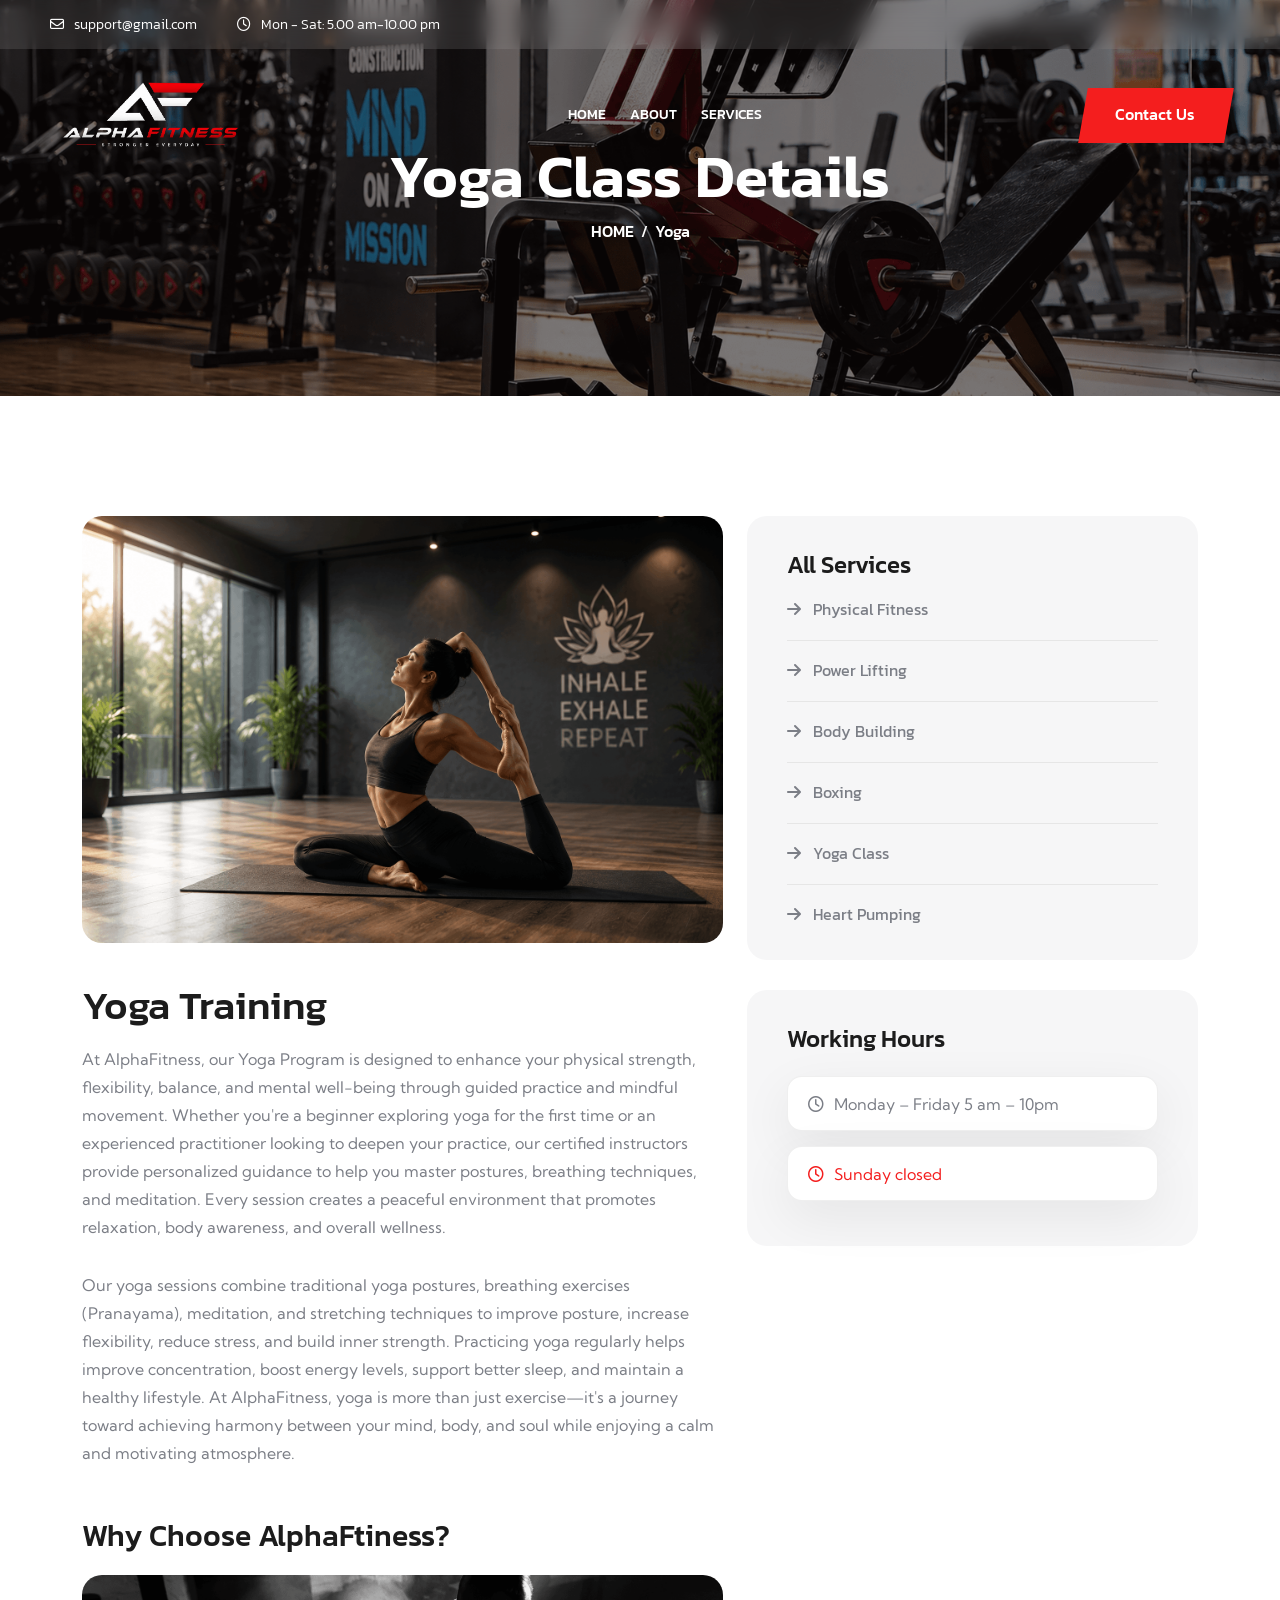
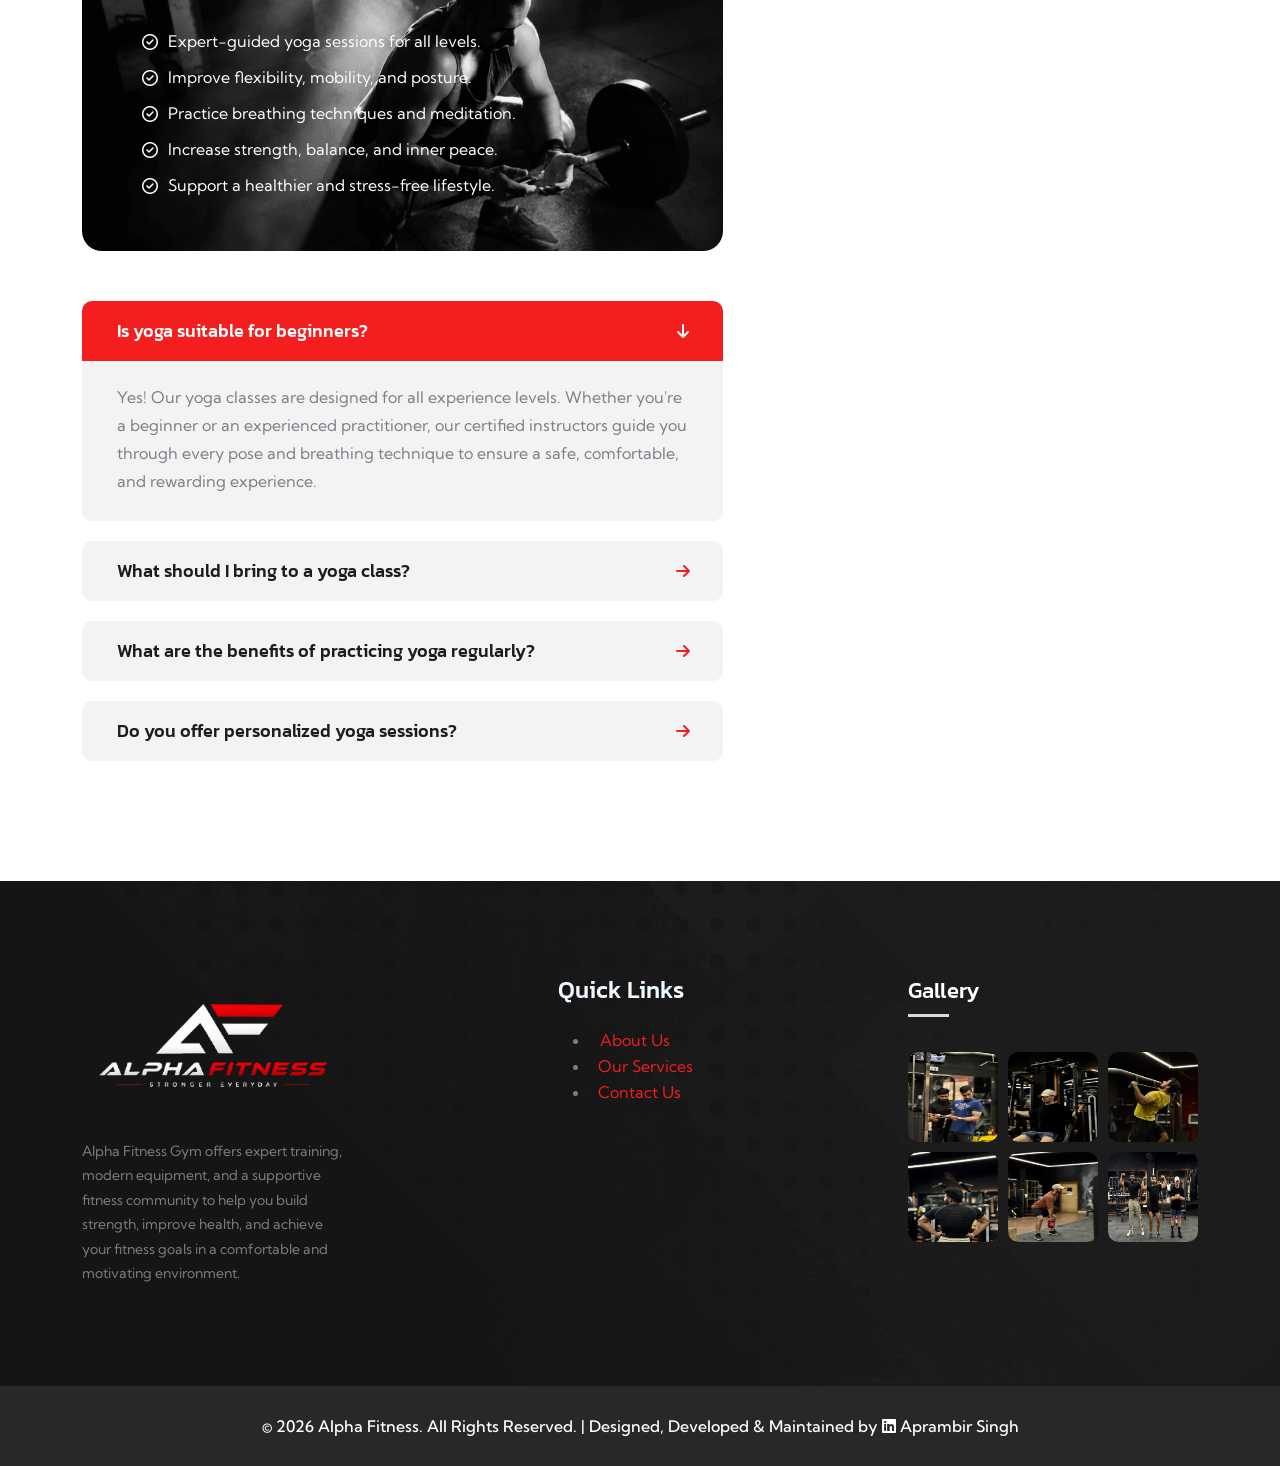
<file: Yoga.html>
<!doctype html>
<html class="no-js" lang="zxx">

<head>
    <meta charset="utf-8">
    <meta http-equiv="x-ua-compatible" content="ie=edge">
    <title>AlphaFitness </title>
    <meta name="description" content="AlphaFitness">
    <meta name="keywords" content="AlphaFitness">
    <meta name="robots" content="INDEX,FOLLOW">

    <!-- Mobile Specific Metas -->
    <meta name="viewport" content="width=device-width, initial-scale=1, shrink-to-fit=no">

    <!-- Favicons - Place favicon.ico in the root directory -->
    <link rel="icon" type="image/png" sizes="32x32" href="assets/img/mine/Light_logo.png">
    <link rel="manifest" href="assets/img/favicons/manifest.json">
    <meta name="msapplication-TileColor" content="#ffffff">
    <meta name="msapplication-TileImage" content="assets/img/favicons/ms-icon-144x144.html">
    <meta name="theme-color" content="#ffffff">

    <!--==============================
	  Google Fonts
	============================== -->
    <link rel="preconnect" href="https://fonts.googleapis.com/">
    <link rel="preconnect" href="https://fonts.gstatic.com/" crossorigin>
    <link href="https://fonts.googleapis.com/css2?family=Kanit:wght@300;400;500;600;700;800&amp;family=Kumbh+Sans:wght@300;400;500;600;700&amp;display=swap" rel="stylesheet">

    <!--==============================
	    All CSS File
	============================== -->
    <!-- Bootstrap -->
    <link rel="stylesheet" href="assets/css/bootstrap.min.css">
    <!-- Fontawesome Icon -->
    <link rel="stylesheet" href="assets/css/fontawesome.min.css">
    <!-- Magnific Popup -->
    <link rel="stylesheet" href="assets/css/magnific-popup.min.css">
    <!-- Slick Slider -->
    <link rel="stylesheet" href="assets/css/slick.min.css">
    <!-- Theme Custom CSS -->
    <link rel="stylesheet" href="assets/css/style.css">

     <link rel="stylesheet"
href="https://cdnjs.cloudflare.com/ajax/libs/font-awesome/6.5.2/css/all.min.css">
    <style>
        @media (max-width: 767px) {
    .footer-area,
    .about-area,
    .bmi-area,
    .gallery-area,
    .team-area,
    .contact-area {
        text-align: center;
    }

}
.mobile-menu ul li a::before {
    content: "→";
}

    </style>
    </head>

<body>
    <!--********************************
   		Code Start From Here 
	******************************** -->




    <!--==============================
     Preloader
    ==============================-->
    <div class="preloader ">
        <div class="preloader-inner">
            <span class="loader"></span>
        </div>
    </div>
    <div class="popup-search-box">
        <button class="searchClose"><i class="fal fa-times"></i></button>
        <form action="#">
            <input type="text" placeholder="Search Here..">
            <button type="submit"><i class="fal fa-search"></i></button>
        </form>
    </div>
    <div class="sidemenu-wrapper">
        <div class="sidemenu-content">
            <button class="closeButton sideMenuCls"><i class="far fa-times"></i></button>
            <div class="widget footer-widget">
                <div class="widget-about">
                    <div class="footer-logo">
                        <a href="index-2.html"><img src="assets/img/logo-white.svg" alt="Fitmas"></a>
                    </div>
                    <p class="about-text">A gym, also known as a fitness center or health club, is a facility dedicated to physical fitness and exercise gyms and typically offer a range</p>
                    <div class="social-btn style2">
                        <a href="https://www.facebook.com/"><i class="fab fa-facebook"></i></a>
                        <a href="https://twitter.com/"><i class="fab fa-twitter"></i></a>                            
                        <a href="https://pinterest.com/"><i class="fab fa-pinterest-p"></i></a>
                        <a href="https://instagram.com/"><i class="fab fa-instagram"></i></a>
                    </div>
                </div>
            </div>
            <div class="widget widget_nav_menu footer-widget">
                <h3 class="widget_title">Quick Links</h3>
                <ul class="menu">
                    <li><a href="about.html">About Us</a></li>
                    <li><a href="project-details.html">Our Mission</a></li>
                    <li><a href="team.html">Meet The Teams</a></li>
                    <li><a href="project.html">Our Projects</a></li>
                    <li><a href="contact.html">Contact Us</a></li>
                </ul>
            </div>
        </div>
    </div>
    <!--==============================
    Mobile Menu
    ============================== -->
     <div class="mobile-menu-wrapper">
        <div class="mobile-menu-area text-center">
            <button class="menu-toggle"><i class="fal fa-times"></i></button>
            <div class="mobile-logo">
                <a href="index.html"><img src="assets/img/mine/Light_logo.png" alt="AlphaFitness"></a>
            </div>
            <div class="mobile-menu">
                <ul>
                    <li>
                        <a href="index.html">Home</a>
                        
                    </li>
                    <li >
                        <a href="about.html">About Us</a>
                        
                    </li>
                    <li>
                        <a href="service.html">Services</a>
                        
                    </li>
                    <li>
                        <a href="contact.html">Contact Us</a>
                        
                    </li>
                    
                   
                </ul>
            </div>
        </div>
    </div>
    <!--==============================
	Header Area
    ==============================-->
     <header class="nav-header header-layout2">
        <div class="header-top d-lg-block d-none">
            <div class="container-fluid">
                <div class="row justify-content-center justify-content-lg-between align-items-center gy-2">
                    <div class="col-auto d-none d-lg-block">
                        <div class="header-links">
                            <ul>
                                <li><i class="far fa-envelope"></i><a href="mailto:info@gmail.com">support@gmail.com</a></li>
                                <li><i class="far fa-clock"></i>Mon - Sat: 5.00 am-10.00 pm</li>
                            </ul>
                        </div>
                    </div>
                    <div class="col-auto">
                        <!-- <div class="header-links">
                            <ul>
                                <li>
                                    <div class="social-links">
                                        <span class="me-3">Visit our social pages</span>
                                        <a href="https://www.facebook.com/"><i class="fab fa-facebook-f"></i></a>
                                        <a href="https://www.twitter.com/"><i class="fab fa-twitter"></i></a>
                                        <a href="https://www.linkedin.com/"><i class="fab fa-linkedin-in"></i></a>
                                        <a href="https://www.pinterest.com/"><i class="fab fa-pinterest-p"></i></a>
                                    </div>
                                </li>
                            </ul>
                        </div> -->
                    </div>
                </div>
            </div>
        </div>
        <div class="sticky-wrapper">
            <!-- Main Menu Area -->
            <div class="menu-area">
                <div class="container-fluid">
                    <div class="row align-items-center justify-content-lg-start justify-content-between">
    <div class="col-auto">
        <div class="header-logo">
            <a href="index.html"><img style="height: 100px;width: auto;" src="assets/img/mine/dark_logo.png" alt="logo"></a>
        </div>
    </div>

    <div class="col-auto m-lg-auto">
        <nav class="main-menu d-none d-lg-inline-block">
            <ul>
                <li >
                    <a href="index.html">Home</a>
                </li>

                <li>
                    <a href="about.html">About</a>
                </li>

                <li>
                    <a href="service.html">Services</a>
                    
                </li>

               

                
        </nav>

        <div class="navbar-right d-inline-flex d-lg-none">
            <button type="button" class="menu-toggle icon-btn">
                <i class="fa-solid fa-bars"></i>
            </button>
        </div>
    </div>

    <div class="col-auto d-xxl-block d-none">
        <div class="navbar-right-desc">
            <i class="fa-solid fa-phone-volume"></i>
            <a href="tel:98156 89418">98156 89418</a>
        </div>
    </div>

    <div class="col-auto d-none d-lg-block">
        <div class="header-button">
            <a href="contact.html" class="btn style2 style-r0 d-xl-block d-none">
                Contact Us
            </a>

            <!-- <button type="button" class="btn style-r0 btn-border3 sideMenuToggler">
                <i class="fa-solid fa-bars"></i>
            </button> -->
        </div>
    </div>
</div>
                </div>
            </div>
        </div>
    </header>

    <!--==============================
    Breadcumb
    ============================== -->
    <div class="breadcumb-wrapper" data-bg-src="assets/img/mine/services.png">
        <!-- bg animated image/ -->   
        <div class="container">
            <div class="row">
                <div class="col-lg-12">
                    <div class="breadcumb-content">
                        <h1 class="breadcumb-title">Yoga Class Details</h1>
                        <ul class="breadcumb-menu">
                            <li><a href="index.html">HOME</a></li>
                            <li class="active">Yoga</li>
                        </ul>
                    </div>
                </div>
            </div>
            
        </div>
    </div>

    <!--==============================
    Service Area 02  
    ==============================-->
    <div class="service-details-area space-top space-extra-bottom overflow-hidden">
        <div class="container">
            <div class="row">
                <div class="col-xxl-8 col-lg-7">
                    <div class="service-page-single">
                        <div class="page-img mb-50">
                            <img src="assets/img/mine/yoga.png" alt="img">
                        </div>
                        <div class="page-content">
                            <h2 class="page-title">Yoga Training</h2>
<p class="mb-30">
At AlphaFitness, our Yoga Program is designed to enhance your physical strength, flexibility, balance, and mental well-being through guided practice and mindful movement. Whether you're a beginner exploring yoga for the first time or an experienced practitioner looking to deepen your practice, our certified instructors provide personalized guidance to help you master postures, breathing techniques, and meditation. Every session creates a peaceful environment that promotes relaxation, body awareness, and overall wellness.
</p>

<p class="mb-50">
Our yoga sessions combine traditional yoga postures, breathing exercises (Pranayama), meditation, and stretching techniques to improve posture, increase flexibility, reduce stress, and build inner strength. Practicing yoga regularly helps improve concentration, boost energy levels, support better sleep, and maintain a healthy lifestyle. At AlphaFitness, yoga is more than just exercise—it's a journey toward achieving harmony between your mind, body, and soul while enjoying a calm and motivating atmosphere.
</p>

<!-- <h3 class="page-subtitle mb-0">Why Choose AlphaFitness?</h3>

<p>
At AlphaFitness, we believe that great results come from expert guidance, premium facilities, and a supportive fitness community. Our experienced trainers create personalized training plans that match your fitness level and goals, ensuring steady progress in every session. With modern equipment, a clean and motivating environment, flexible workout schedules, and a strong focus on technique and safety, we provide everything you need to unlock your full potential. Whether your goal is weight loss, muscle building, improved fitness, or learning boxing skills, AlphaFitness is committed to helping you achieve lasting results.
</p> -->
                            <!-- <div class="row">
                                <div class="col-sm-6">
                                    <div class="service-wrap">
                                        <h6><i class="far fa-check me-2"></i> Diverse Range of Services:</h6>
                                        <p>We offer a wide range of fitness services and programs to cater to different fitness levels, interests, and goals. </p>
                                    </div>
                                </div>
                                <div class="col-sm-6">
                                    <div class="service-wrap">
                                        <h6><i class="far fa-check me-2"></i> Expertise and Experience:</h6>
                                        <p>We have a team of highly qualified and experienced fitness professionals who are dedicated to helping you...</p>
                                    </div>
                                </div>
                            </div>
                            <p class="mt-25 mb-50">We offer a wide range of fitness services and programs to cater to different fitness levels, interests, and goals. Whether you're looking for personal training, group fitness classes, specialized workouts, or nutritional guidance, we have options to suit your needs.</p> -->
                            <h3 class="page-subtitle mb-0">Why Choose AlphaFtiness?</h3>
                            <div class="service-page-list checklist mb-50" data-bg-src="assets/img/mine/BOXING2.png">
                                <ul>
                                   <li><i class="far fa-check-circle"></i>Expert-guided yoga sessions for all levels.</li>
<li><i class="far fa-check-circle"></i>Improve flexibility, mobility, and posture.</li>
<li><i class="far fa-check-circle"></i>Practice breathing techniques and meditation.</li>
<li><i class="far fa-check-circle"></i>Increase strength, balance, and inner peace.</li>
<li><i class="far fa-check-circle"></i>Support a healthier and stress-free lifestyle.</li>
                                </ul>
                            </div>
                            <div class="accordion-area mb-30 accordion" id="faqAccordion">

    <!-- FAQ 1 -->
    <div class="accordion-card style2 active">
        <div class="accordion-header" id="collapse-item-1">
            <button class="accordion-button" type="button" data-bs-toggle="collapse"
                data-bs-target="#collapse-1" aria-expanded="true" aria-controls="collapse-1">
                Is yoga suitable for beginners?
            </button>
        </div>
        <div id="collapse-1" class="accordion-collapse collapse show"
            aria-labelledby="collapse-item-1" data-bs-parent="#faqAccordion">
            <div class="accordion-body">
                <p class="faq-text">
                    Yes! Our yoga classes are designed for all experience levels. Whether you're a beginner
                    or an experienced practitioner, our certified instructors guide you through every pose
                    and breathing technique to ensure a safe, comfortable, and rewarding experience.
                </p>
            </div>
        </div>
    </div>

    <!-- FAQ 2 -->
    <div class="accordion-card style2">
        <div class="accordion-header" id="collapse-item-2">
            <button class="accordion-button collapsed" type="button" data-bs-toggle="collapse"
                data-bs-target="#collapse-2" aria-expanded="false" aria-controls="collapse-2">
                What should I bring to a yoga class?
            </button>
        </div>
        <div id="collapse-2" class="accordion-collapse collapse"
            aria-labelledby="collapse-item-2" data-bs-parent="#faqAccordion">
            <div class="accordion-body">
                <p class="faq-text">
                    Wear comfortable, stretchable workout clothes and carry a water bottle and towel.
                    If you don't have your own yoga mat, AlphaFitness provides clean, high-quality mats
                    and other essential accessories for your practice.
                </p>
            </div>
        </div>
    </div>

    <!-- FAQ 3 -->
    <div class="accordion-card style2">
        <div class="accordion-header" id="collapse-item-3">
            <button class="accordion-button collapsed" type="button" data-bs-toggle="collapse"
                data-bs-target="#collapse-3" aria-expanded="false" aria-controls="collapse-3">
                What are the benefits of practicing yoga regularly?
            </button>
        </div>
        <div id="collapse-3" class="accordion-collapse collapse"
            aria-labelledby="collapse-item-3" data-bs-parent="#faqAccordion">
            <div class="accordion-body">
                <p class="faq-text">
                    Regular yoga practice improves flexibility, posture, balance, and muscle strength while
                    reducing stress and enhancing mental clarity. It also supports better breathing,
                    improved sleep quality, and overall physical and emotional well-being.
                </p>
            </div>
        </div>
    </div>

    <!-- FAQ 4 -->
    <div class="accordion-card style2">
        <div class="accordion-header" id="collapse-item-4">
            <button class="accordion-button collapsed" type="button" data-bs-toggle="collapse"
                data-bs-target="#collapse-4" aria-expanded="false" aria-controls="collapse-4">
                Do you offer personalized yoga sessions?
            </button>
        </div>
        <div id="collapse-4" class="accordion-collapse collapse"
            aria-labelledby="collapse-item-4" data-bs-parent="#faqAccordion">
            <div class="accordion-body">
                <p class="faq-text">
                    Yes. AlphaFitness offers personalized yoga sessions tailored to your individual goals,
                    whether you want to improve flexibility, manage stress, enhance mobility, recover from
                    workouts, or develop a consistent wellness routine under expert guidance.
                </p>
            </div>
        </div>
    </div>

</div>
                        </div>
                    </div>
                </div>
                <div class="col-xxl-4 col-lg-5">
                    <aside class="sidebar-area">
                        <div class="widget widget_categories">
                            <h3 class="widget_title">All Services</h3>
                            <ul>
                               <li>
                                    <a href="physicalfitness.html"><i class="fa-solid fa-arrow-right"></i>Physical Fitness</a>
                                </li>
                                <li>
                                    <a href="powerlifting.html"><i class="fa-solid fa-arrow-right"></i>Power Lifting</a>
                                </li>
                                <li>
                                    <a href="bodybuild.html"><i class="fa-solid fa-arrow-right"></i>Body Building</a>
                                </li>
                                <li>
                                    <a href="Boxing.html"><i class="fa-solid fa-arrow-right"></i>Boxing</a>
                                </li>
                                <li>
                                    <a href="Yoga.html"><i class="fa-solid fa-arrow-right"></i>Yoga Class</a>
                                </li>    
                                <li>
                                    <a href="Heart.html"><i class="fa-solid fa-arrow-right"></i>Heart Pumping</a>
                                </li>                                    
                            </ul>
                        </div> 
                        <div class="widget widget_schedule">
                            <h3 class="widget_title">Working Hours</h3>
                            <ul>
                                <li>
                                    <i class="far fa-clock"></i>
                                    Monday – Friday 5 am – 10pm
                                </li>
                               
                                <li class="unavailable">
                                    <i class="far fa-clock"></i>
                                    Sunday closed
                                </li>                               
                            </ul>
                        </div> 
                    </aside>
                </div>
            </div>
        </div>
    </div>

  
    <!--==============================
        Footer Area
    ==============================-->
     <footer class="footer-wrapper footer-layout1" data-bg-src="assets/img/bg/footer-1-bg.png">    
        <div class="container">
            <div class="widget-area">
                <div class="row justify-content-between">
                    <div class="col-md-6 col-xl-3">
                        <div class="widget footer-widget">
                            <div class="widget-about">
                                <div class="footer-logo">
                                    <a href="index.html"><img src="assets/img/mine/dark_logo.png" alt="AlphaFitness"></a>
                                </div>
                                <p class="about-text">Alpha Fitness Gym offers expert training, modern equipment, and a supportive fitness community to help you build strength, improve health, and achieve your fitness goals in a comfortable and motivating environment.</p>
                                <!-- <div class="social-btn">
                                    <a href="https://twitter.com/" tabindex="0"><i class="fab fa-twitter"></i></a>
                                    <a href="https://linkedin.com/" tabindex="0"><i class="fab fa-linkedin-in"></i></a>
                                    <a href="https://www.discord.com/" tabindex="0"><i class="fab fa-discord"></i></a>
                                </div> -->
                            </div>
                        </div>
                    </div>
                   <div class="col-md-6 col-xl-auto">
    <div >
        <h3 class="widget_title" style="color: aliceblue;">Quick Links</h3>
        <div class="menu-all-pages-container">
            <ul class="menu">
                <li><a href="about.html"><span style="margin-right:10px;"></span>About Us</a></li>
                <li><a href="service.html"><span style="margin-right:8px;"></span>Our Services</a></li>
                <li><a href="contact.html"><span style="margin-right:8px;"></span>Contact Us</a></li>
            </ul>
        </div>
    </div>
</div>
                    <div class="col-md-6 col-xl-auto">
                        <div class="widget footer-widget">
                            <h3 class="widget_title">Gallery</h3>
                            <div class="sidebar-gallery">
                                <div class="gallery-thumb">
                                    <img src="assets/img/mine/51.jpeg" style="height: 90px;width: 90px;" alt="Gallery Image">
                                    <a href="assets/img/mine/51.jpeg" class="gallery-btn popup-image"><i class="fab fa-instagram"></i></a>
                                </div>
                                <div class="gallery-thumb">
                                    <img src="assets/img/mine/52.jpeg" style="height: 90px;width: 90px;" alt="Gallery Image">
                                    <a href="assets/img/mine/52.jpeg" class="gallery-btn popup-image"><i class="fab fa-instagram"></i></a>
                                </div>
                                <div class="gallery-thumb">
                                    <img src="assets/img/mine/53.jpeg" style="height: 90px;width: 90px;" alt="Gallery Image">
                                    <a href="assets/img/mine/53.jpeg" class="gallery-btn popup-image"><i class="fab fa-instagram"></i></a>
                                </div>
                                <div class="gallery-thumb">
                                    <img src="assets/img/mine/54.jpeg" style="height: 90px;width: 90px;" alt="Gallery Image">
                                    <a href="assets/img/mine/54.jpeg" class="gallery-btn popup-image"><i class="fab fa-instagram"></i></a>
                                </div>
                                <div class="gallery-thumb">
                                    <img src="assets/img/mine/55.jpeg" style="height: 90px;width: 90px;" alt="Gallery Image">
                                    <a href="assets/img/mine/55.jpeg" class="gallery-btn popup-image"><i class="fab fa-instagram"></i></a>
                                </div>
                                <div class="gallery-thumb">
                                    <img src="assets/img/mine/56.jpeg" style="height: 90px;width: 90px;" alt="Gallery Image">
                                    <a href="assets/img/mine/56.jpeg" class="gallery-btn popup-image"><i class="fab fa-instagram"></i></a>
                                </div>
                            </div>
                        </div>
                    </div>
                                    
                </div>
            </div>
        </div>
        <div class="copyright-wrap">
    <div class="container">
        <div class="row justify-content-center">
            <div class="col-auto align-self-center">
                <p class="copyright-text text-center">
                    © 2026 <a href="#">Alpha Fitness</a>. All Rights Reserved. |
                    Designed, Developed &amp; Maintained by
                    <a href="https://www.linkedin.com/in/aprambir-singh-b2011a214/"
                       target="_blank"
                       rel="noopener noreferrer"
                       title="Connect with Aprambir Singh on LinkedIn">
                        <i class="fab fa-linkedin"></i> Aprambir Singh
                    </a>
                </p>
            </div>
        </div>
    </div>
</div>
    </footer>


    <!--********************************
			Code End  Here 
	******************************** -->

    <!-- Scroll To Top -->
    <div class="scroll-top">
        <svg class="progress-circle svg-content" width="100%" height="100%" viewBox="-1 -1 102 102">
            <path d="M50,1 a49,49 0 0,1 0,98 a49,49 0 0,1 0,-98" style="transition: stroke-dashoffset 10ms linear 0s; stroke-dasharray: 307.919, 307.919; stroke-dashoffset: 307.919;"></path>
        </svg>
    </div>

    <!--==============================
    All Js File
    ============================== -->
    <!-- Jquery -->
    <script src="assets/js/vendor/jquery-3.6.0.min.js"></script>
    <!-- Slick Slider -->
    <script src="assets/js/slick.min.js"></script>
    <!-- Bootstrap -->
    <script src="assets/js/bootstrap.min.js"></script>
    <!-- Magnific Popup -->
    <script src="assets/js/jquery.magnific-popup.min.js"></script>
    <!-- Counter Up -->
    <script src="assets/js/jquery.counterup.min.js"></script>
    <!-- Range Slider -->
    <script src="assets/js/jquery-ui.min.js"></script>
    <!-- Isotope Filter -->
    <script src="assets/js/imagesloaded.pkgd.min.js"></script>
    <script src="assets/js/isotope.pkgd.min.js"></script>
    
    <!-- Main Js File -->
    <script src="assets/js/main.js"></script>
</body>


</html>
</file>
<file: assets/css/style.css>
@charset "UTF-8";:root{--theme-color:#F41E1E;--title-color:#1C1C1C;--body-color:#7B7E86;--smoke-color:#F3F3F3;--smoke-color2:#F6F6F7;--smoke-color3:#F5F5F6;--smoke-color4:#F4F4F4;--smoke-color5:#F0F2F4;--black-color:#202020;--gray-color:#303030;--white-color:#ffffff;--light-color:#9fa2ad;--yellow-color:#FFB539;--success-color:#28a745;--error-color:#dc3545;--border-color:#E3E3E3;--title-font:"Kanit",sans-serif;--body-font:"Kumbh Sans",sans-serif;--icon-font:"Font Awesome 6 Free";--main-container:1220px;--container-gutters:24px;--section-space:120px;--section-space-mobile:80px;--section-title-space:60px;--ripple-ani-duration:5s;}html,body{scroll-behavior:smooth !important;}body{font-family:var(--body-font);font-size:16px;font-weight:400;color:var(--body-color);line-height:26px;overflow-x:hidden;-webkit-font-smoothing:antialiased;}body::-webkit-scrollbar{width:10px;height:10px;}body::-webkit-scrollbar-track{background:rgba(251,212,81,0.1);}body::-webkit-scrollbar-thumb{background:var(--theme-color);border-radius:0px;}body.home-3{background:var(--smoke-color5);}body.home-3 .btn{font-size:14px;font-weight:600;letter-spacing:0.05em;padding:20.5px 35px 20.5px;}iframe{border:none;width:100%;}.slick-slide:focus,button:focus,a:focus,a:active,input,input:hover,input:focus,input:active,textarea,textarea:hover,textarea:focus,textarea:active{outline:none;}input:focus{outline:none;box-shadow:none;}img:not([draggable]),embed,object,video{max-width:100%;height:auto;}ul{list-style-type:disc;}ol{list-style-type:decimal;}table{margin:0 0 1.5em;width:100%;border-collapse:collapse;border-spacing:0;border:1px solid var(--border-color);}th{font-weight:700;color:var(--title-color);}td,th{border:1px solid var(--border-color);padding:9px 12px;}a{color:var(--theme-color);text-decoration:none;outline:0;transition:all ease 0.4s;}a:hover{color:var(--title-color);}a:active,a:focus,a:hover,a:visited{text-decoration:none;outline:0;}button{transition:all ease 0.4s;}img{border:none;max-width:100%;}ins{text-decoration:none;}pre{font-family:var(--body-font);background:#f5f5f5;color:#666;font-size:14px;margin:20px 0;overflow:auto;padding:20px;white-space:pre-wrap;word-wrap:break-word;}span.ajax-loader:empty,p:empty{display:none;}p{font-family:var(--body-font);margin:0 0 18px 0;color:var(--body-color);line-height:1.75;}h1 a,h2 a,h3 a,h4 a,h5 a,h6 a,p a,span a{font-size:inherit;font-family:inherit;font-weight:inherit;line-height:inherit;}.h1,h1,.h2,h2,.h3,h3,.h4,h4,.h5,h5,.h6,h6{font-family:var(--title-font);color:var(--title-color);text-transform:none;font-weight:700;line-height:1.4;margin:0 0 15px 0;}.h1,h1{font-size:80px;line-height:1.167;}.h2,h2{font-size:48px;line-height:1.227;}.h3,h3{font-size:36px;line-height:1.278;}.h4,h4{font-size:24px;line-height:1.333;}.h5,h5{font-size:20px;line-height:1.417;}.h6,h6{font-size:18px;line-height:1.5;}@media (max-width:1399px){.h1,h1{font-size:48px;}}@media (max-width:1199px){.h1,h1{font-size:44px;line-height:1.3;}.h2,h2{font-size:40px;line-height:1.25;}.h3,h3{font-size:30px;}.h4,h4{font-size:24px;}.h5,h5{font-size:20px;}.h6,h6{font-size:16px;}}@media (max-width:767px){.h1,h1{font-size:40px;}.h2,h2{font-size:34px;line-height:1.3;}.h3,h3{font-size:26px;}.h4,h4{font-size:22px;}.h5,h5{font-size:18px;}.h6,h6{font-size:16px;}}@media (max-width:575px){.h1,h1{font-size:34px;line-height:1.35;}.h2,h2{font-size:30px;}}@media (max-width:375px){.h1,h1{font-size:32px;}}.admin-bar .default-header .sticky-wrapper.sticky{top:32px;}.wp-block-search__label{position:relative;font-size:24px;font-weight:500 !important;font-family:var(--title-font);line-height:1em;margin:-0.12em 0 25px 0;}p.has-drop-cap{margin-bottom:20px;}.page--item p:last-child .alignright{clear:right;}.blog-title,.pagi-title,.breadcumb-title{word-break:break-word;}.blocks-gallery-caption,.wp-block-embed figcaption,.wp-block-image figcaption{color:var(--body-color);}.bypostauthor,.gallery-caption{display:block;}.page-links,.clearfix{clear:both;}.page--item{margin-bottom:30px;}.page--item p{line-height:1.8;}.page--item .th-comment-form{padding:0;}.page--item .th-comments-wrap{margin-left:0;margin-right:0;margin-top:30px;}.content-none-search{margin-top:30px;}.wp-block-button.aligncenter{text-align:center;}.alignleft{display:inline;float:left;margin-bottom:10px;margin-right:1.5em;}.alignright{display:inline;float:right;margin-bottom:10px;margin-left:1.5em;margin-right:1em;}.aligncenter{clear:both;display:block;margin-left:auto;margin-right:auto;max-width:100%;}.gallery{margin-bottom:1.5em;width:100%;}.gallery-item{display:inline-block;text-align:center;vertical-align:top;width:100%;padding:0 5px;}.wp-block-columns{margin-bottom:1em;}figure.gallery-item{margin-bottom:10px;display:inline-block;}figure.wp-block-gallery{margin-bottom:14px;}.gallery-columns-2 .gallery-item{max-width:50%;}.gallery-columns-3 .gallery-item{max-width:33.33%;}.gallery-columns-4 .gallery-item{max-width:25%;}.gallery-columns-5 .gallery-item{max-width:20%;}.gallery-columns-6 .gallery-item{max-width:16.66%;}.gallery-columns-7 .gallery-item{max-width:14.28%;}.gallery-columns-8 .gallery-item{max-width:12.5%;}.gallery-columns-9 .gallery-item{max-width:11.11%;}.gallery-caption{display:block;font-size:12px;color:var(--body-color);line-height:1.5;padding:0.5em 0;}.wp-block-cover p:not(.has-text-color),.wp-block-cover-image-text,.wp-block-cover-text{color:var(--white-color);}.wp-block-cover{margin-bottom:15px;}.wp-caption-text{text-align:center;}.wp-caption{margin-bottom:1.5em;max-width:100%;}.wp-caption .wp-caption-text{margin:0.5em 0;font-size:14px;}.wp-block-media-text,.wp-block-media-text.alignwide,figure.wp-block-gallery{margin-bottom:30px;}.wp-block-media-text.alignwide{background-color:var(--smoke-color);}.editor-styles-wrapper .has-large-font-size,.has-large-font-size{line-height:1.4;}.wp-block-latest-comments a{color:inherit;}.wp-block-button{margin-bottom:10px;}.wp-block-button:last-child{margin-bottom:0;}.wp-block-button .wp-block-button__link{color:#fff;}.wp-block-button .wp-block-button__link:hover{color:#fff;background-color:var(--theme-color);}.wp-block-button.is-style-outline .wp-block-button__link{background-color:transparent;border-color:var(--title-color);color:var(--title-color);}.wp-block-button.is-style-outline .wp-block-button__link:hover{color:#fff;background-color:var(--theme-color);border-color:var(--theme-color);}.wp-block-button.is-style-squared .wp-block-button__link{border-radius:0;}ol.wp-block-latest-comments li{margin:15px 0;}ul.wp-block-latest-posts{padding:0;margin:0;margin-bottom:15px;}ul.wp-block-latest-posts a{color:inherit;}ul.wp-block-latest-posts a:hover{color:var(--theme-color);}ul.wp-block-latest-posts li{margin:15px 0;}.wp-block-search{display:flex;flex-wrap:wrap;}.wp-block-search .wp-block-search__inside-wrapper{border:1px solid #EAEBEE;border-radius:10px 0 0 10px;overflow:hidden;}.wp-block-search .wp-block-search__input{width:100%;max-width:100%;padding-left:20px;border:0;}.wp-block-search .wp-block-search__button{margin:0;min-width:110px;border:none;color:#fff;border-radius:10px;background-color:var(--theme-color);}.wp-block-search .wp-block-search__button.has-icon{min-width:55px;}.wp-block-search .wp-block-search__button:hover{background-color:var(--title-color);}.wp-block-search.wp-block-search__button-inside .wp-block-search__inside-wrapper{padding:0;border:none;}.wp-block-search.wp-block-search__button-inside .wp-block-search__inside-wrapper .wp-block-search__input{padding:0 8px 0 25px;}ul.wp-block-rss a{color:inherit;}.wp-block-group.has-background{padding:15px 15px 1px;margin-bottom:30px;}.wp-block-table td,.wp-block-table th{border-color:rgba(0,0,0,0.1);}.wp-block-table.is-style-stripes{border:1px solid rgba(0,0,0,0.1);margin-bottom:30px;}.wp-block-table.is-style-stripes{border:0;margin-bottom:30px;border-bottom:0;}.wp-block-table.is-style-stripes th,.wp-block-table.is-style-stripes td{border-color:var(--border-color);}.logged-in .will-sticky .sticky-active.active,.logged-in .preloader .btn{top:32px;}@media (max-width:782px){.logged-in .will-sticky .sticky-active.active,.logged-in .preloader .btn{top:46px;}}@media (max-width:600px){.logged-in .will-sticky .sticky-active.active,.logged-in .preloader .btn{top:0;}}.post-password-form{margin-bottom:30px;margin-top:20px;}.post-password-form p{display:flex;position:relative;gap:15px;}@media (max-width:575px){.post-password-form p{flex-wrap:wrap;}}.post-password-form label{display:flex;align-items:center;flex:auto;margin-bottom:0;line-height:1;margin-top:0;gap:15px;}@media (max-width:575px){.post-password-form label{flex-wrap:wrap;}}.post-password-form input{width:100%;border:none;height:55px;padding-left:25px;color:var(--body-color);border:1px solid var(--border-color);}.post-password-form input[type=submit]{padding-left:0;padding-right:0;margin:0;width:140px;border:none;color:#fff;background-color:var(--theme-color);text-align:center;}.post-password-form input[type=submit]:hover{background-color:var(--title-color);}.page-links{clear:both;margin:0 0 1.5em;padding-top:1em;}.page-links > .page-links-title{margin-right:10px;}.page-links > span:not(.page-links-title):not(.screen-reader-text),.page-links > a{display:inline-block;padding:5px 13px;background-color:var(--white-color);color:var(--title-color);border:1px solid rgba(0,0,0,0.08);margin-right:10px;}.page-links > span:not(.page-links-title):not(.screen-reader-text):hover,.page-links > a:hover{opacity:0.8;color:var(--white-color);background-color:var(--theme-color);border-color:transparent;}.page-links > span:not(.page-links-title):not(.screen-reader-text).current,.page-links > a.current{background-color:var(--theme-color);color:var(--white-color);border-color:transparent;}.page-links span.screen-reader-text{display:none;}.blog-single .wp-block-archives-dropdown{margin-bottom:30px;}.blog-single.format-quote,.blog-single.format-link,.blog-single.tag-sticky-2,.blog-single.sticky{position:relative;}.blog-single.format-quote .blog-content,.blog-single.format-link .blog-content,.blog-single.tag-sticky-2 .blog-content,.blog-single.sticky .blog-content{background-color:var(--smoke-color);border:none;padding:40px;border-radius:15px;}.blog-single.format-quote .blog-content:before,.blog-single.format-link .blog-content:before,.blog-single.tag-sticky-2 .blog-content:before,.blog-single.sticky .blog-content:before{display:none;}.blog-single.format-quote:before,.blog-single.format-link:before,.blog-single.tag-sticky-2:before,.blog-single.sticky:before{content:"\f0c1";position:absolute;font-family:"Font Awesome 6 Pro";font-size:5rem;opacity:0.3;right:15px;line-height:1;top:15px;color:var(--theme-color);z-index:1;}.blog-single.tag-sticky-2::before,.blog-single.sticky::before{content:"\f08d";position:absolute;font-family:var(--icon-font);font-size:16px;font-weight:500;opacity:1;right:0;top:0;color:var(--white-color);background-color:var(--theme-color);z-index:1;height:44px;width:44px;line-height:44px;text-align:center;border-radius:0 15px 0 4px;}.blog-single.format-quote blockquote,.blog-single.format-quote .wp-block-quote{background:var(--white-color);margin-bottom:0;}.blog-single.format-quote:before{content:"\f10e";top:0;}.blog-single .blog-content .wp-block-categories-dropdown.wp-block-categories,.blog-single .blog-content .wp-block-archives-dropdown{display:block;margin-bottom:30px;}.blog-single.format-chat .entry-content > p:nth-child(2n){background:var(--smoke-color);padding:5px 20px;}.blog-details .blog-single:before{display:none;}.blog-details .blog-single .blog-content{background-color:transparent;overflow:hidden;}.blog-details .blog-single .blog-content p:last-child{margin-bottom:0;}.blog-details .blog-single.format-chat .blog-meta{margin-bottom:20px;}.blog-details .blog-single.format-chat .blog-content > p:nth-child(2n){background:var(--smoke-color);padding:5px 20px;}.blog-details .blog-single.tag-sticky-2,.blog-details .blog-single.sticky,.blog-details .blog-single.format-quote,.blog-details .blog-single.format-link{box-shadow:none;background-color:transparent;}.blog-details .blog-single.tag-sticky-2:before,.blog-details .blog-single.sticky:before,.blog-details .blog-single.format-quote:before,.blog-details .blog-single.format-link:before{display:none;}.blog-single .wp-block-tag-cloud{margin-bottom:20px;}.blog-single .wp-block-tag-cloud a{background-color:var(--smoke-color);color:var(--title-color);box-shadow:none;}.th-search{background-color:#f3f3f3;margin-bottom:30px;border:1px solid #f3f3f3;}.th-search .search-grid-content{padding:30px;}@media (max-width:767px){.th-search .search-grid-content{padding:20px;}}.th-search .search-grid-title{font-size:20px;margin-bottom:5px;margin-top:0;}.th-search .search-grid-title a{color:inherit;}.th-search .search-grid-title a:hover{color:var(--theme-color);}.th-search .search-grid-meta > *{display:inline-block;margin-right:15px;font-size:14px;}.th-search .search-grid-meta > *:last-child{margin-right:0;}.th-search .search-grid-meta a,.th-search .search-grid-meta span{color:var(--body-color);}@media (max-width:1199px){.blog-single.format-quote:before,.blog-single.format-link:before,.blog-single.tag-sticky-2:before,.blog-single.sticky:before{font-size:14px;padding:8px 16px;}.blog-single.format-quote:before{top:15px;}}@media (max-width:767px){.blog-single.format-quote:before,.blog-single.format-link:before,.blog-single.tag-sticky-2:before,.blog-single.sticky:before{font-size:14px;padding:8px 16px;}}@media (max-width:768px){.wp-block-latest-comments{padding-left:10px;}.page--content.clearfix + .th-comment-form{margin-top:24px;}}.site{overflow-x:hidden;}@media (max-width:1399px){:root{--main-container:1250px;}}.container2{max-width:1330px;margin:auto;}@media (min-width:1400px){.container,.container-lg,.container-md,.container-sm,.container-xl,.container-xxl{max-width:calc(var(--main-container) + var(--container-gutters));}.container2{max-width:1330px;}}@media only screen and (min-width:1300px){.container2.px-0,.container-xxl.px-0,.container-xl.px-0,.container-lg.px-0,.container-md.px-0,.container-sm.px-0,.container.px-0{max-width:var(--main-container);}.container2{max-width:1330px;}}@media (max-width:1399px){.container2{max-width:1140px;}}@media (max-width:1199px){.container2{max-width:960px;}}@media (max-width:991px){.container2{max-width:720px;}}@media (max-width:767px){.container2{max-width:540px;}}@media only screen and (max-width:1600px){.container-fluid.px-0{padding-left:15px !important;padding-right:15px !important;}.container-fluid.px-0 .row{margin-left:0 !important;margin-right:0 !important;}}@media (max-width:1199px){.container2{padding-left:15px !important;padding-right:15px !important;}}.slick-track > [class*=col]{flex-shrink:0;width:100%;max-width:100%;padding-right:calc(var(--bs-gutter-x) / 2);padding-left:calc(var(--bs-gutter-x) / 2);margin-top:var(--bs-gutter-y);}.gy-30{--bs-gutter-y:30px;}.gy-40{--bs-gutter-y:40px;}.gy-50{--bs-gutter-y:50px;}.gy-80{--bs-gutter-y:80px;}.gx-10{--bs-gutter-x:10px;}@media (min-width:1299px){.gx-60{--bs-gutter-x:60px;}}@media (min-width:1399px){.gx-30{--bs-gutter-x:30px;}.gx-25{--bs-gutter-x:25px;}.gx-40{--bs-gutter-x:40px;}}@media (max-width:1199px){.gy-80{--bs-gutter-y:40px;}}@media (max-width:991px){.gy-50{--bs-gutter-y:40px;}}select,.single-select,.form-control,.form-select,textarea,input{height:60px;padding:0 30px;border:1px solid transparent;color:var(--body-color);background-color:var(--smoke-color);font-size:16px;width:100%;font-family:var(--body-font);transition:0.4s ease-in-out;padding-right:45px;border-radius:5px;}select:focus,.single-select:focus,.form-control:focus,.form-select:focus,textarea:focus,input:focus{outline:0;box-shadow:none;border-color:var(--theme-color);background-color:var(--smoke-color);}select::-moz-placeholder,.single-select::-moz-placeholder,.form-control::-moz-placeholder,.form-select::-moz-placeholder,textarea::-moz-placeholder,input::-moz-placeholder{color:var(--body-color);}select::-webkit-input-placeholder,.single-select::-webkit-input-placeholder,.form-control::-webkit-input-placeholder,.form-select::-webkit-input-placeholder,textarea::-webkit-input-placeholder,input::-webkit-input-placeholder{color:var(--body-color);}select:-ms-input-placeholder,.single-select:-ms-input-placeholder,.form-control:-ms-input-placeholder,.form-select:-ms-input-placeholder,textarea:-ms-input-placeholder,input:-ms-input-placeholder{color:var(--body-color);}select::placeholder,.single-select::placeholder,.form-control::placeholder,.form-select::placeholder,textarea::placeholder,input::placeholder{color:var(--body-color);}select.style2,.single-select.style2,.form-control.style2,.form-select.style2,textarea.style2,input.style2{height:auto;border:none;border:2px solid var(--theme-color);padding:14.5px 30px;background-color:transparent;line-height:initial;}select.style2 option,.single-select.style2 option,.form-control.style2 option,.form-select.style2 option,textarea.style2 option,input.style2 option{background-color:var(--title-color);color:var(--body-color);padding:2px 15px;}select.style2::-moz-placeholder,.single-select.style2::-moz-placeholder,.form-control.style2::-moz-placeholder,.form-select.style2::-moz-placeholder,textarea.style2::-moz-placeholder,input.style2::-moz-placeholder{color:var(--body-color);}select.style2::-webkit-input-placeholder,.single-select.style2::-webkit-input-placeholder,.form-control.style2::-webkit-input-placeholder,.form-select.style2::-webkit-input-placeholder,textarea.style2::-webkit-input-placeholder,input.style2::-webkit-input-placeholder{color:var(--body-color);}select.style2:-ms-input-placeholder,.single-select.style2:-ms-input-placeholder,.form-control.style2:-ms-input-placeholder,.form-select.style2:-ms-input-placeholder,textarea.style2:-ms-input-placeholder,input.style2:-ms-input-placeholder{color:var(--body-color);}select.style2::placeholder,.single-select.style2::placeholder,.form-control.style2::placeholder,.form-select.style2::placeholder,textarea.style2::placeholder,input.style2::placeholder{color:var(--body-color);}select.style-white,.single-select.style-white,.form-control.style-white,.form-select.style-white,textarea.style-white,input.style-white{background:var(--white-color);}select.style-border,.single-select.style-border,.form-control.style-border,.form-select.style-border,textarea.style-border,input.style-border{background:transparent;border:1px solid #404040;border-radius:0;color:var(--white-color);}select.style-border2,.single-select.style-border2,.form-control.style-border2,.form-select.style-border2,textarea.style-border2,input.style-border2{background:transparent;border:1px solid #E8E8E8;border-radius:0;color:var(--title-color);}select.style3,.single-select.style3,.form-control.style3,.form-select.style3,textarea.style3,input.style3{background:var(--smoke-color3);}.form-text{font-size:16px;}.form-text a{color:var(--title-color);font-weight:500;}.single-select,.form-select,select{display:block;width:100%;line-height:60px;cursor:pointer;background-image:url("data:image/svg+xml;charset=utf-8,%3Csvg xmlns='http://www.w3.org/2000/svg' viewBox='0 0 16 16'%3E%3Cpath fill='none' stroke='%23343a40' stroke-linecap='round' stroke-linejoin='round' stroke-width='2' d='M2 5l6 6 6-6'/%3E%3C/svg%3E");background-position:right 26px center;background-repeat:no-repeat;background-size:16px 12px;-webkit-appearance:none;-moz-appearance:none;appearance:none;}.single-select:after,.form-select:after,select:after{right:30px;height:8px;width:8px;}.single-select .list,.form-select .list,select .list{width:100%;}textarea.form-control,textarea{min-height:150px;padding-top:16px;padding-bottom:17px;}textarea.form-control.style2,textarea.style2{min-height:100px;}.form-group{margin-bottom:20px;position:relative;}.form-group > i{display:inline-block;position:absolute;right:25px;top:21px;font-size:16px;color:var(--body-color);}.form-group > i.fa-envelope{padding-top:1px;}.form-group > i.fa-comment{margin-top:-2px;}.form-group > i.fa-chevron-down{width:17px;background-color:var(--smoke-color);}.form-group.has-label > i{top:50px;}.form-group.has-icon .form-control{padding-left:70px;}.form-group.has-icon .input-icon{display:inline-block;position:absolute;left:40px;top:18px;font-size:16px;color:var(--body-color);}.form-group.has-icon .input-icon:hover{color:var(--theme-color);}.form-group.radius-group input{border-radius:100px;}.form-group.style-2 .form-control{padding:0 30px 0 55px;}.form-group.style-2 textarea.form-control{padding:16px 30px 30px 55px;}.form-group.style-3 .form-control{padding:0 60px 0 30px;}[class*=col-].form-group > i{right:calc(var(--bs-gutter-x) / 2 + 25px);}[class*=col-].form-group .form-icon-left{left:calc(var(--bs-gutter-x) / 2 + 30px);right:auto;}option:checked,option:focus,option:hover{background-color:var(--theme-color);color:var(--white-color);}input::-webkit-outer-spin-button,input::-webkit-inner-spin-button{-webkit-appearance:none;margin:0;}input[type=number]{-moz-appearance:textfield;}input[type=checkbox]{visibility:hidden;opacity:0;display:inline-block;vertical-align:middle;width:0;height:0;display:none;border-radius:10px;}input[type=checkbox]:checked ~ label:before{content:"\f00c";color:var(--white-color);background-color:var(--theme-color);border-color:var(--theme-color);}input[type=checkbox] ~ label{position:relative;padding-left:30px;cursor:pointer;display:block;}input[type=checkbox] ~ label:before{content:"";font-family:var(--icon-font);font-weight:700;position:absolute;left:0px;top:3.5px;background-color:var(--white-color);border:1px solid var(--theme-color);height:18px;width:18px;line-height:18px;text-align:center;font-size:12px;}input[type=checkbox].style2 ~ label{color:#8B929C;padding-left:23px;margin-bottom:-0.5em;}input[type=checkbox].style2 ~ label:before{background-color:white;border:1px solid rgb(247,204,215);height:14px;width:14px;line-height:14px;border-radius:3px;top:6px;}input[type=checkbox].style2:checked ~ label:before{color:var(--theme-color);}input[type=radio]{visibility:hidden;opacity:0;display:inline-block;vertical-align:middle;width:0;height:0;display:none;}input[type=radio] ~ label{position:relative;padding-left:30px;cursor:pointer;line-height:1;display:inline-block;font-weight:600;margin-bottom:0;}input[type=radio] ~ label::before{content:"\f111";position:absolute;font-family:var(--icon-font);left:0;top:-2px;width:20px;height:20px;padding-left:0;font-size:0.6em;line-height:19px;text-align:center;border:1px solid var(--theme-color);border-radius:100%;font-weight:700;background:var(--white-color);color:transparent;transition:all 0.2s ease;}input[type=radio]:checked ~ label::before{border-color:var(--theme-color);background-color:var(--theme-color);color:var(--white-color);}label{margin-bottom:0.5em;margin-top:-0.3em;display:block;color:var(--title-color);font-family:var(--body-font);font-size:16px;}textarea.is-invalid,select.is-invalid,input.is-invalid,.was-validated input:invalid{border:1px solid var(--error-color) !important;background-position:right calc(0.375em + 0.8875rem) center;background-image:none;}textarea.is-invalid:focus,select.is-invalid:focus,input.is-invalid:focus,.was-validated input:invalid:focus{outline:0;box-shadow:none;}textarea.is-invalid{background-position:top calc(0.375em + 0.5875rem) right calc(0.375em + 0.8875rem);}.row.no-gutters > .form-group{margin-bottom:0;}.form-messages{display:none;}.form-messages.mb-0 *{margin-bottom:0;}.form-messages.success{color:var(--success-color);display:block;}.form-messages.error{color:var(--error-color);display:block;}.form-messages pre{padding:0;background-color:transparent;color:inherit;}.slick-track > [class*=col]{flex-shrink:0;width:100%;max-width:100%;padding-right:calc(var(--bs-gutter-x) / 2);padding-left:calc(var(--bs-gutter-x) / 2);margin-top:var(--bs-gutter-y);}.slick-track{min-width:100%;}.slick-list{padding-left:0;padding-right:0;overflow:hidden;}.slick-slide img{display:inline-block;}.slick-dots{list-style-type:none;padding:0;margin:40px 0 0px 0;line-height:0;text-align:center;height:max-content;}.slick-dots li{display:inline-block;margin-right:20px;}.slick-dots li:last-child{margin-right:0;}.slick-dots button{font-size:0;padding:0;width:8px;height:8px;line-height:0;border-radius:9999px;border:none;background-color:var(--theme-color);transition:all ease 0.4s;position:relative;}.slick-dots button:hover{border-color:var(--theme-color);}.slick-dots button:before{content:"";position:absolute;left:50%;top:50%;width:20px;height:20px;margin:-10px 0 0 -10px;border:1px solid var(--theme-color);border-radius:50%;transition:all ease 0.4s;opacity:0;visibility:hidden;}.slick-dots .slick-active button{background-color:var(--theme-color);}.slick-dots .slick-active button::before{opacity:1;visibility:visible;}.slick-arrow{--pos-x:362px;display:inline-block;padding:0;background-color:var(--white-color);color:var(--title-color);position:absolute;top:50%;border:none;border-radius:50%;right:var(--pos-x,120px);width:var(--icon-size,53px);height:var(--icon-size,53px);line-height:var(--icon-size,55px);font-size:var(--icon-font-size,18px);margin-top:calc(var(--icon-size,53px) / -1);z-index:2;opacity:0.2;}.slick-arrow.default{position:relative;--pos-x:0;margin-top:0;}.slick-arrow.slick-next{margin-top:20px;}.slick-arrow:hover{opacity:1;}.arrow-margin .slick-arrow{top:calc(50% - 30px);}.arrow-wrap .slick-arrow{opacity:0;visibility:hidden;}.arrow-wrap:hover .slick-arrow{opacity:1;visibility:visible;}@media (min-width:1922px){.slick-arrow{--pos-x:362px;}}@media (max-width:1600px){.slick-arrow{--pos-x:212px;}}@media (max-width:1500px){.slick-arrow{--pos-x:132px;}}@media (max-width:1399px){.slick-arrow{--pos-x:120px;}}@media (max-width:1200px){.slick-arrow{--pos-x:42px;}}@media (max-width:991px){.slick-arrow{display:none;}.slick-dots{margin:40px 0 0 0;}.icon-box .slick-arrow{margin-right:0;}}.slick-3d-active{margin-left:-12%;margin-right:-12%;}.slick-3d-active .slick-list{padding-left:30% !important;padding-right:30% !important;}.slick-3d-active .slick-track{max-width:100% !important;transform:translate3d(0,0,0) !important;perspective:100px;}.slick-3d-active .slick-slide{position:absolute;top:0;left:0;right:0;bottom:0;margin:auto;opacity:0;width:100% !important;transform:translate3d(0,0,0);transition:transform 1s,opacity 1s;}.slick-3d-active .slick-3d-next,.slick-3d-active .slick-3d-prev,.slick-3d-active .slick-3d-next2,.slick-3d-active .slick-3d-prev2{display:block;}.slick-3d-active .slick-current{opacity:1;position:relative;display:block;z-index:2;}.slick-3d-active .slick-3d-next{opacity:1;transform:translate3d(50%,0,-21px);z-index:1;perspective:1000px;}.slick-3d-active .slick-3d-next2{opacity:1;transform:translate3d(40%,0,-23px);z-index:0;perspective:1000px;}.slick-3d-active .slick-3d-prev{opacity:1;transform:translate3d(-50%,0,-21px);}.slick-3d-active .slick-3d-prev .testi-card{box-shadow:none;}.slick-3d-active .slick-3d-prev2{opacity:1;transform:translate3d(-40%,0,-23px);}.mobile-menu-wrapper{position:fixed;top:0;left:0;bottom:0;background-color:rgba(0,0,0,0.6);z-index:999999;width:0;width:100%;height:100%;transition:all ease 0.8s;opacity:0;visibility:hidden;}.mobile-menu-wrapper .mobile-logo{padding-bottom:30px;padding-top:40px;display:block;text-align:center;background-color:var(--smoke-color2);}.mobile-menu-wrapper .mobile-logo svg{max-width:185px;}.mobile-menu-wrapper .menu-toggle{border:none;font-size:22px;position:absolute;right:-16.5px;top:25px;padding:0;line-height:1;width:33px;height:33px;line-height:36px;font-size:18px;z-index:1;color:var(--white-color);background-color:var(--theme-color);border-radius:50%;}.mobile-menu-wrapper .menu-toggle:hover{background-color:var(--title-color);color:var(--white-color);}.mobile-menu-wrapper .mobile-menu-area{width:100%;max-width:310px;background-color:#fff;border-right:3px solid var(--theme-color);height:100%;position:relative;left:-110%;opacity:0;visibility:hidden;transition:all ease 1s;z-index:1;}.mobile-menu-wrapper.body-visible{opacity:1;visibility:visible;}.mobile-menu-wrapper.body-visible .mobile-menu-area{left:0;opacity:1;visibility:visible;}.mobile-menu{overflow-y:scroll;max-height:calc(100vh - 200px);padding-bottom:40px;margin-top:33px;text-align:left;}.mobile-menu ul{margin:0;padding:0 0;}.mobile-menu ul li{border-bottom:1px solid #fdedf1;list-style-type:none;}.mobile-menu ul li li:first-child{border-top:1px solid #fdedf1;}.mobile-menu ul li a{display:block;position:relative;padding:12px 0;line-height:1.4;font-size:16px;text-transform:capitalize;color:var(--title-color);padding-left:18px;}.mobile-menu ul li a:before{content:"\f105";font-family:var(--icon-font);position:absolute;left:0;top:12px;margin-right:10px;display:inline-block;}.mobile-menu ul li.active-class > a{color:var(--theme-color);}.mobile-menu ul li.active-class > a:before{transform:rotate(90deg);}.mobile-menu ul li ul li{padding-left:20px;}.mobile-menu ul li ul li:last-child{border-bottom:none;}.mobile-menu ul .submenu-item-has-children > a .mean-expand-class{position:absolute;right:0;top:50%;font-weight:400;font-size:12px;width:25px;height:25px;line-height:25px;margin-top:-12.5px;display:inline-block;text-align:center;background-color:var(--smoke-color);color:var(--title-color);box-shadow:0 0 20px -8px rgba(173,136,88,0.5);border-radius:50%;}.mobile-menu ul .submenu-item-has-children > a .mean-expand-class:before{content:"\f067";font-family:var(--icon-font);}.mobile-menu ul .submenu-item-has-children > a:after{content:"\f067";font-family:var(--icon-font);width:22px;height:22px;line-height:22px;display:inline-block;text-align:center;font-size:12px;border-radius:50px;background-color:var(--smoke-color);float:right;margin-top:1px;}.mobile-menu ul .submenu-item-has-children.active-class > a .mean-expand-class:before{content:"\f068";}.mobile-menu ul .submenu-item-has-children.active-class > a:after{content:"\f068";}.mobile-menu > ul{padding:0 40px;}.mobile-menu > ul > li:last-child{border-bottom:none;}@media (max-width:400px){.mobile-menu-wrapper .mobile-menu-area{width:100%;max-width:270px;}.mobile-menu > ul{padding:0 20px;}}.preloader{position:fixed;left:0;right:0;top:0;bottom:0;z-index:999;background-color:var(--title-color);}.preloader .btn{padding:15px 20px;border-radius:0;font-size:14px;text-transform:capitalize;}.preloader .btn:after{border-radius:0;}.preloader-inner{text-align:center;position:absolute;left:50%;top:50%;transform:translate(-50%,-50%);text-align:center;line-height:1;}.preloader-inner img{display:block;margin:0 auto 10px auto;}.loader{width:48px;height:48px;border-radius:50%;display:inline-block;border-top:4px solid #FFF;border-right:4px solid transparent;box-sizing:border-box;animation:rotation 1s linear infinite;}.loader::after{content:"";box-sizing:border-box;position:absolute;left:0;top:0;width:48px;height:48px;border-radius:50%;border-left:4px solid var(--theme-color);border-bottom:4px solid transparent;animation:rotation 0.5s linear infinite reverse;}@keyframes rotation{0%{transform:rotate(0deg);}100%{transform:rotate(360deg);}}.btn{position:relative;z-index:2;vertical-align:middle;display:inline-block;border:none;text-align:center;background-color:transparent;color:var(--white-color);font-family:var(--title-font);font-size:16px;font-weight:500;line-height:1;padding:18.5px 35px 20.5px;}.btn::before{position:absolute;content:"";left:3px;top:0;width:97%;height:100%;background:var(--theme-color);border:none;z-index:-1;transition:0.4s;border-radius:10px;transform:skewX(-10deg);}.btn:focus,.btn:hover,.btn:active{color:var(--white-color);box-shadow:none;}.btn:focus:before,.btn:hover:before,.btn:active:before{background:var(--black-color);width:97%;transform:skewX(10deg);}.btn.style2:hover{color:var(--title-color);}.btn.style2:hover:before{background-color:var(--white-color);}.btn.style3{border-radius:0;background:var(--theme-color);}.btn.style3:before{border-radius:0;transform:none;left:0;width:0;}.btn.style3:hover{color:var(--title-color);}.btn.style3:hover:before{background-color:var(--white-color);width:100%;}.btn.style4:before{background:var(--title-color);}.btn.style4:hover{color:var(--white-color);}.btn.style4:hover:before{background-color:var(--theme-color);}.btn.style5{border-radius:0;padding:21px 34px 23px;background:var(--title-color);}.btn.style5:before{border-radius:0;transform:none;left:0;width:0;}.btn.style5:hover:before{background-color:var(--theme-color);width:100%;}.btn.style6{border-radius:0;background:var(--theme-color);font-weight:600;font-size:14px;letter-spacing:0.05em;}.btn.style6:before{border-radius:0;transform:none;left:0;width:0;}.btn.style6:hover:before{width:100%;}.btn.btn-border{color:var(--title-color);padding:19.5px 21px 19.5px 25px;}.btn.btn-border:before{background:transparent;border:1px solid var(--black-color);}.btn.btn-border:active,.btn.btn-border:focus,.btn.btn-border:hover{color:var(--white-color);}.btn.btn-border:active:before,.btn.btn-border:focus:before,.btn.btn-border:hover:before{background-color:var(--black-color);}.btn.btn-border2{color:var(--theme-color);padding:19.5px 40px 19.5px 40px;}.btn.btn-border2:before{background:transparent;border:1px solid var(--theme-color);}.btn.btn-border2:active,.btn.btn-border2:focus,.btn.btn-border2:hover{color:var(--white-color);}.btn.btn-border2:active:before,.btn.btn-border2:focus:before,.btn.btn-border2:hover:before{background-color:var(--theme-color);}.btn.btn-border3{color:var(--white-color);padding:19.5px 21px 19.5px 25px;}.btn.btn-border3:before{background:transparent;border:1px solid var(--white-color);}.btn.btn-border3:active,.btn.btn-border3:focus,.btn.btn-border3:hover{color:var(--theme-color);}.btn.btn-border3:active:before,.btn.btn-border3:focus:before,.btn.btn-border3:hover:before{background-color:var(--white-color);}.btn.btn-border4{color:var(--title-color);border:1px solid var(--title-color);border-radius:0;font-family:var(--title-font);}.btn.btn-border4:before{display:none;}.btn.btn-border4:active,.btn.btn-border4:focus,.btn.btn-border4:hover{color:var(--white-color);background:var(--title-color);}.btn.style-r0:before{border-radius:0;}.btn.btn-fw{width:100%;}.btn.btn-fw:before,.btn.btn-fw:after{display:none;}.btn.btn-fw:hover{background-color:var(--title-color);}.icon-btn{display:inline-block;width:var(--btn-size,46px);height:var(--btn-size,46px);line-height:var(--btn-size,46px);font-size:var(--btn-font-size,16px);background-color:var(--theme-color);color:var(--white-color);text-align:center;border-radius:6px;border:none;transition:0.4s ease-in-out;}.icon-btn:hover{background-color:var(--title-color);color:var(--white-color);}.icon-btn.btn-border{background:transparent;border:2px solid var(--theme-color);color:var(--theme-color);}.icon-btn.btn-border:hover{background:var(--theme-color);color:var(--white-color);}.play-btn{display:inline-block;position:relative;z-index:1;}.play-btn > i{display:inline-block;width:var(--icon-size,100px);height:var(--icon-size,100px);line-height:var(--icon-size,100px);text-align:center;background-color:var(--theme-color);color:var(--white-color);font-size:var(--icon-font-size,30px);border-radius:50%;z-index:1;transition:all ease 0.4s;}.play-btn > i.fa-play{padding-right:0.18em;}.play-btn:after,.play-btn:before{content:"";position:absolute;left:0;top:0;right:0;bottom:0;background-color:transparent;border:1px solid rgba(255,255,255,0.1);z-index:-1;border-radius:50%;transition:all ease 0.4s;}.play-btn:after{animation-delay:2s;}.play-btn:hover i{background-color:var(--theme-color);}.play-btn.style2:before,.play-btn.style2:after{background-color:transparent;border:1px solid var(--white-color);}.play-btn.style3 > i{background-color:var(--theme-color);color:var(--white-color);font-size:20px;}.play-btn.style3:before,.play-btn.style3:after{background-color:var(--white-color);}.play-btn.style3:hover > i{background-color:var(--white-color);color:var(--theme-color);}.link-btn{font-size:14px;font-weight:600;display:inline-block;line-height:0.8;position:relative;padding-bottom:2px;margin-bottom:-2px;text-transform:uppercase;color:var(--theme-color);}.link-btn i{margin-left:5px;font-size:0.9rem;}.link-btn:before{content:"";position:absolute;left:0;bottom:0;width:0;height:2px;background-color:var(--theme-color);transition:all ease 0.4s;}.link-btn:hover{color:var(--theme-color);}.link-btn:hover::before{width:100%;}.link-btn.style2{font-weight:500;font-family:var(--title-font);color:var(--title-color);}.link-btn.style2 i{height:45px;width:45px;line-height:44px;border-radius:50%;background:var(--white-color);border:1px solid rgba(237,237,237,0.89);box-shadow:0px 16px 51px rgba(0,0,0,0.07);text-align:center;color:var(--title-color);margin-right:7px;margin-left:0;transition:0.4s;}.link-btn.style2:before{background-color:var(--theme-color);bottom:12px;left:55px;}.link-btn.style2:hover{color:var(--theme-color);}.link-btn.style2:hover i{background:var(--theme-color);color:var(--white-color);}.link-btn.style2:hover:before{width:calc(100% - 55px);}.line-btn{font-size:14px;font-weight:600;display:inline-block;line-height:0.8;position:relative;padding-bottom:4px;margin-bottom:-1px;text-transform:uppercase;color:var(--theme-color);}.line-btn i{margin-left:5px;font-size:0.9rem;}.line-btn:before{content:"";position:absolute;left:0;bottom:0;width:100%;height:1px;background-color:var(--theme-color);transition:all ease 0.4s;}.line-btn:hover{color:var(--title-color);}.line-btn:hover::before{background-color:var(--title-color);width:45px;}.scroll-top{position:fixed;right:30px;bottom:30px;height:50px;width:50px;cursor:pointer;display:block;border-radius:50px;z-index:10000;opacity:1;visibility:hidden;transform:translateY(45px);transition:all 300ms linear;}.scroll-top:after{content:"↑";font-family:inherit;position:absolute;text-align:center;line-height:50px;font-size:20px;color:var(--theme-color);left:0;top:0;height:50px;width:50px;cursor:pointer;display:block;z-index:1;border:2px solid var(--theme-color);box-shadow:none;border-radius:50%;}.scroll-top svg{color:var(--theme-color);border-radius:50%;background:var(--white-color);}.scroll-top svg path{fill:none;}.scroll-top .progress-circle path{stroke:var(--theme-color);stroke-width:20px;box-sizing:border-box;transition:all 400ms linear;}.scroll-top.show{opacity:1;visibility:visible;transform:translateY(0);}@media (max-width:767px){.play-btn{--icon-size:70px;--icon-font-size:24px;}.btn{font-size:14px;font-weight:600;line-height:1;padding:17px 25px;}.scroll-btn img{width:70px;}.scroll-btn.show{bottom:-50px;}}.sec-title{margin-bottom:calc(var(--section-title-space) - 43px);margin-top:-0.23em;font-weight:500;line-height:58px;}.sub-title{display:inline-block;line-height:1.2;color:var(--theme-color);text-transform:uppercase;font-size:14px;position:relative;padding:8px 20px 6px;font-weight:500;font-family:var(--title-font);margin-bottom:26px;letter-spacing:0.05em;background:var(--white-color);box-shadow:0px 8px 19px rgba(0,0,0,0.07);border-radius:50px;}.sub-title.style2{background:transparent;box-shadow:none;padding:0;margin-top:-0.2em;display:block;}.box-title{font-size:24px;line-height:1.417;font-weight:600;margin-top:-0.3em;}.box-title a{color:inherit;}.box-title a:hover{color:var(--theme-color);}.sec-text{font-size:16px;margin-top:30px;line-height:1.667;margin-bottom:0;}.title-area{margin-bottom:calc(var(--section-title-space) - 17px);position:relative;z-index:2;}.title-area.mb-0 .sec-title{margin-bottom:17px;}.title-area .btn{margin-top:36px;}.title-area .checklist{margin-top:30px;}.white-title{color:#fff;font-weight:700;position:relative;padding-bottom:9px;margin-bottom:19px;}.white-title:after{content:"";position:absolute;left:0;bottom:0;background:#fff;height:2px;width:50px;}.page-title{font-size:40px;font-weight:500;margin-top:-0.3em;}.page-subtitle{font-size:30px;font-weight:500;}@media (max-width:1399px){.sec-title{font-size:45px;line-height:1.2;}.sec-text{margin-top:0px;}}@media (max-width:1199px){.title-area,.sec-title{--section-title-space:60px;}.title-area.mb-45,.sec-title.mb-45{margin-bottom:36px;}.title-area.mb-50,.sec-title.mb-50{margin-bottom:40px;}.sec-btn,.title-line{--section-title-space:55px;}.sec-text{font-size:16px;}}@media (max-width:991px){.title-area,.sec-title{--section-title-space:50px;}.title-area.mb-45,.sec-title.mb-45{margin-bottom:35px;}.sec-btn,.title-line{--section-title-space:50px;}.sub-title{font-size:14px;}}@media (max-width:767px){.sec-title{font-size:34px;}}@media (max-width:390px){.sec-title{font-size:30px;}}.shape-mockup-wrap{z-index:2;position:relative;}.shape-mockup{position:absolute;z-index:-1;}.shape-mockup.z-index-3{z-index:3;}.z-index-step1{position:relative;z-index:4 !important;}.z-index-common{position:relative;z-index:3;}.z-index-3{z-index:3;}.z-index-n1{z-index:-1;}.media-body{flex:1;}.badge{position:absolute;width:-webkit-fit-content;width:-moz-fit-content;width:fit-content;display:inline-block;text-align:center;background-color:var(--theme-color);color:var(--white-color);padding:0.2em 0.45em;font-size:0.6em;border-radius:50%;top:7px;left:12px;font-weight:400;transition:0.3s ease-in-out;}.social-btn{display:flex;gap:10px;}.social-btn a{height:35px;width:35px;line-height:35px;border-radius:7px;display:inline-block;background-color:var(--smoke-color4);color:var(--title-color);text-align:center;font-size:12px;}.social-btn a:hover{background:var(--theme-color);color:var(--white-color);}.social-btn.style2 a{--icon-size:40px;font-size:16px;color:var(--white-color);background:var(--theme-color);border-radius:6px;}.social-btn.style2 a:hover{border-color:var(--theme-color);color:var(--white-color);background-color:var(--theme-color);}.social-btn.style3 a{background:var(--smoke-color3);color:var(--title-color);}.social-btn.style3 a:hover{background:var(--theme-color);color:var(--white-color);}.social-btn.color-theme a{color:var(--body-color);border-color:var(--theme-color);}.global-carousel.slider-shadow .slick-list{padding:30px 0px 40px 0px !important;margin:-30px 0px -40px 0px;}.btn-group{display:flex;flex-wrap:wrap;align-items:center;gap:20px;}.btn-group .btn{border-radius:25px !important;flex:none;}.btn-group.style2{gap:20px 70px;}@media (max-width:767px){.btn-group.style2{gap:20px 30px;}}.mfp-zoom-in .mfp-content{opacity:0;-webkit-transition:all 0.4s ease;-moz-transition:all 0.4s ease;-o-transition:all 0.4s ease;transition:all 0.4s ease;-webkit-transform:scale(0.7);-ms-transform:scale(0.7);transform:scale(0.7);}.mfp-zoom-in.mfp-bg{opacity:0;-webkit-transition:all 0.4s ease;-moz-transition:all 0.4s ease;-o-transition:all 0.4s ease;transition:all 0.4s ease;}.mfp-zoom-in.mfp-ready .mfp-content{opacity:1;-webkit-transform:scale(1);-ms-transform:scale(1);transform:scale(1);}.mfp-zoom-in.mfp-ready.mfp-bg{opacity:0.7;}.mfp-zoom-in.mfp-removing .mfp-content{-webkit-transform:scale(0.7);-ms-transform:scale(0.7);transform:scale(0.7);opacity:0;}.mfp-zoom-in.mfp-removing.mfp-bg{opacity:0;}.font-icon{font-family:var(--icon-font);}.font-title{font-family:var(--title-font);}.font-body{font-family:var(--body-font);}.fw-extralight{font-weight:100;}.fw-light{font-weight:300;}.fw-normal{font-weight:400;}.fw-medium{font-weight:500 !important;}.fw-semibold{font-weight:600 !important;}.fw-bold{font-weight:700;}.fw-extrabold{font-weight:800;}.fs-md{font-size:18px;}.fs-xs{font-size:14px;}.text-underline{text-decoration:underline;}.bg-theme{background-color:var(--theme-color) !important;}.bg-theme2{background-color:var(--theme-color) !important;}.bg-smoke{background-color:var(--smoke-color) !important;}.bg-smoke2{background-color:var(--smoke-color2) !important;}.bg-smoke3{background-color:var(--smoke-color3) !important;}.bg-smoke4{background-color:var(--smoke-color4) !important;}.bg-smoke5{background-color:var(--smoke-color5) !important;}.bg-white{background-color:var(--white-color) !important;}.bg-black{background-color:var(--black-color) !important;}.bg-title{background-color:var(--title-color) !important;}.background-image,[data-bg-src]{background-repeat:no-repeat;background-size:cover;background-position:center center;}.bg-fluid{background-repeat:no-repeat;background-size:100% 100%;background-position:center center;}.bg-auto{background-size:auto auto;}.bg-top-center{background-size:auto;background-position:top center;}.bg-repeat{background-size:auto;background-repeat:repeat;}.text-theme{color:var(--theme-color) !important;}.text-theme2{color:var(--theme-color) !important;}.text-title{color:var(--title-color) !important;}.text-body{color:var(--body-color) !important;}.text-white{color:var(--white-color) !important;}.text-light{color:var(--light-color) !important;}.text-yellow{color:var(--yellow-color) !important;}.text-success{color:var(--success-color) !important;}.text-error{color:var(--error-color) !important;}.text-inherit{color:inherit;}.text-inherit:hover{color:var(--theme-color);}a.text-theme:hover,.text-reset:hover{text-decoration:underline;}.overlay{position:absolute;top:0;left:0;height:100%;width:100%;}.position-center{position:absolute;left:50%;top:50%;transform:translate(-50%,-50%);}[data-overlay]{position:relative;z-index:2;}[data-overlay] [class^=col-],[data-overlay] [class*=col-]{z-index:1;}[data-overlay]:before{content:"";position:absolute;left:0;top:0;right:0;bottom:0;z-index:1;}[data-overlay=theme]:before{background-color:var(--theme-color);}[data-overlay=title]:before{background-color:var(--title-color);}[data-overlay=white]:before{background-color:var(--white-color);}[data-overlay=black]:before{background-color:var(--black-color);}[data-overlay=overlay1]:before{background-color:#131B23;}[data-opacity="1"]:before{opacity:0.1;}[data-opacity="2"]:before{opacity:0.2;}[data-opacity="3"]:before{opacity:0.3;}[data-opacity="4"]:before{opacity:0.4;}[data-opacity="5"]:before{opacity:0.5;}[data-opacity="6"]:before{opacity:0.6;}[data-opacity="7"]:before{opacity:0.7;}[data-opacity="8"]:before{opacity:0.8;}[data-opacity="9"]:before{opacity:0.9;}[data-opacity="10"]:before{opacity:1;}.ripple-animation,.play-btn:after,.play-btn:before{animation-duration:var(--ripple-ani-duration);animation-timing-function:ease-in-out;animation-iteration-count:infinite;animation-name:ripple;}@keyframes ripple{0%{transform:scale(1);opacity:0;}30%{opacity:1;}100%{transform:scale(2.1);opacity:0;}}.movingX{animation:movingX 8s linear infinite;}@keyframes movingX{0%{transform:translateX(0);}50%{transform:translateX(50px);}100%{transform:translateX(0);}}.moving{animation:moving 8s linear infinite;}@keyframes moving{0%{transform:translateX(0);}50%{transform:translateX(-50px);}100%{transform:translateX(0);}}.jump{animation:jumpAni 7s linear infinite;}.jump1{animation:jumpAni 6s linear infinite;}.jump2{animation:jumpAni 5s linear infinite;}.jump3{animation:jumpAni 4s linear infinite;}@keyframes jumpAni{0%{transform:translateY(0);}40%{transform:translateY(-30px);}100%{transform:translateY(0);}}.jump-reverse{animation:jumpReverseAni 7s linear infinite;}@keyframes jumpReverseAni{0%{transform:translateY(0);}50%{transform:translateY(30px);}100%{transform:translateY(0);}}.spin{animation:spin 15s linear infinite;}.spin-slow{animation:spin 50s linear infinite;}@keyframes spin{0%{transform:rotate(0);}100%{transform:rotate(360deg);}}@keyframes animate-positive{0%{width:0;}}.scalein.slider-animated{--animation-name:scalein;}.slidetopleft.slider-animated{--animation-name:slidetopleft;}.slidebottomright.slider-animated{--animation-name:slidebottomright;}.slideinleft.slider-animated{--animation-name:slideinleft;}.slideinright.slider-animated{--animation-name:slideinright;}.slideinup.slider-animated{--animation-name:slideinup;}.slideindown.slider-animated{--animation-name:slideindown;}.rollinleft.slider-animated{--animation-name:rollinleft;}.rollinright.slider-animated{--animation-name:rollinright;}.scalein,.slidetopleft,.slidebottomright,.slideinleft,.slideinright,.slideindown,.slideinup,.rollinleft,.rollinright{opacity:0;animation-fill-mode:both;animation-iteration-count:1;animation-duration:1s;animation-delay:0.3s;animation-name:var(--animation-name);}.slider-animated{opacity:1;}@keyframes slideinup{0%{opacity:0;transform:translateY(70px);}100%{transform:translateY(0);}}@keyframes slideinright{0%{opacity:0;transform:translateX(70px);}100%{transform:translateX(0);}}@keyframes slideindown{0%{opacity:0;transform:translateY(-70px);}100%{transform:translateY(0);}}@keyframes slideinleft{0%{opacity:0;transform:translateX(-70px);}100%{transform:translateX(0);}}@keyframes slidebottomright{0%{opacity:0;transform:translateX(100px) translateY(100px);}100%{transform:translateX(0) translateY(0);}}@keyframes slidetopleft{0%{opacity:0;transform:translateX(-100px) translateY(-100px);}100%{transform:translateX(0) translateY(0);}}@keyframes rotate{from{transform:rotate(0deg);}to{transform:rotate(360deg);}0%{border-right-color:transparent;border-bottom-color:transparent;border-top-color:transparent;border-left-color:transparent;}75%{border-top-color:#fff;border-left-color:#fff;border-right-color:#fff;border-bottom-color:transparent;}100%{border-right-color:transparent;border-bottom-color:transparent;border-top-color:transparent;border-left-color:transparent;}}.widget_nav_menu ul,.widget_meta ul,.widget_pages ul,.widget_archive ul,.wp-block-page-list ul,.widget_categories ul{list-style:none;padding:0;margin:0 0 0 0;}.widget_nav_menu .menu,.widget_nav_menu > ul,.widget_meta .menu,.widget_meta > ul,.widget_pages .menu,.widget_pages > ul,.widget_archive .menu,.widget_archive > ul,.wp-block-page-list .menu,.wp-block-page-list > ul,.widget_categories .menu,.widget_categories > ul{margin:-3px 0 0px 0;}.widget_nav_menu a,.widget_meta a,.widget_pages a,.widget_archive a,.wp-block-page-list a,.widget_categories a{display:block;border:none;border-bottom:1px solid #E6E6E6;margin:0 0px 19px 0px;padding:0px 0px 20px;font-size:16px;font-weight:400;font-family:var(--title-font);line-height:1.313;color:var(--body-color);position:relative;display:flex;align-items:center;}.widget_nav_menu a i,.widget_meta a i,.widget_pages a i,.widget_archive a i,.wp-block-page-list a i,.widget_categories a i{margin-right:12px;transition:0.4s all;}.widget_nav_menu a.active,.widget_nav_menu a:hover,.widget_meta a.active,.widget_meta a:hover,.widget_pages a.active,.widget_pages a:hover,.widget_archive a.active,.widget_archive a:hover,.wp-block-page-list a.active,.wp-block-page-list a:hover,.widget_categories a.active,.widget_categories a:hover{color:var(--theme-color);}.widget_nav_menu a.active i,.widget_nav_menu a:hover i,.widget_meta a.active i,.widget_meta a:hover i,.widget_pages a.active i,.widget_pages a:hover i,.widget_archive a.active i,.widget_archive a:hover i,.wp-block-page-list a.active i,.wp-block-page-list a:hover i,.widget_categories a.active i,.widget_categories a:hover i{color:var(--theme-color);opacity:1;}.widget_nav_menu a.active ~ span,.widget_nav_menu a:hover ~ span,.widget_meta a.active ~ span,.widget_meta a:hover ~ span,.widget_pages a.active ~ span,.widget_pages a:hover ~ span,.widget_archive a.active ~ span,.widget_archive a:hover ~ span,.wp-block-page-list a.active ~ span,.wp-block-page-list a:hover ~ span,.widget_categories a.active ~ span,.widget_categories a:hover ~ span{color:var(--theme-color);}.widget_nav_menu li,.widget_meta li,.widget_pages li,.widget_archive li,.wp-block-page-list li,.widget_categories li{display:block;position:relative;}.widget_nav_menu li > span,.widget_meta li > span,.widget_pages li > span,.widget_archive li > span,.wp-block-page-list li > span,.widget_categories li > span{font-size:16px;position:absolute;right:0;top:0px;background:transparent;border-radius:0;height:auto;width:auto;line-height:initial;text-align:center;color:var(--body-color);transition:all ease 0.4s;}.widget_nav_menu li:last-child a,.widget_meta li:last-child a,.widget_pages li:last-child a,.widget_archive li:last-child a,.wp-block-page-list li:last-child a,.widget_categories li:last-child a{margin-bottom:-5px;padding-bottom:0;border-bottom:0;}.widget_nav_menu .wp-block-navigation__submenu-container,.widget_nav_menu .sub-menu,.widget_nav_menu .children,.widget_meta .wp-block-navigation__submenu-container,.widget_meta .sub-menu,.widget_meta .children,.widget_pages .wp-block-navigation__submenu-container,.widget_pages .sub-menu,.widget_pages .children,.widget_archive .wp-block-navigation__submenu-container,.widget_archive .sub-menu,.widget_archive .children,.wp-block-page-list .wp-block-navigation__submenu-container,.wp-block-page-list .sub-menu,.wp-block-page-list .children,.widget_categories .wp-block-navigation__submenu-container,.widget_categories .sub-menu,.widget_categories .children{margin-left:10px;}.widget_nav_menu .wp-block-navigation__submenu-container li a,.widget_nav_menu .sub-menu li a,.widget_nav_menu .children li a,.widget_meta .wp-block-navigation__submenu-container li a,.widget_meta .sub-menu li a,.widget_meta .children li a,.widget_pages .wp-block-navigation__submenu-container li a,.widget_pages .sub-menu li a,.widget_pages .children li a,.widget_archive .wp-block-navigation__submenu-container li a,.widget_archive .sub-menu li a,.widget_archive .children li a,.wp-block-page-list .wp-block-navigation__submenu-container li a,.wp-block-page-list .sub-menu li a,.wp-block-page-list .children li a,.widget_categories .wp-block-navigation__submenu-container li a,.widget_categories .sub-menu li a,.widget_categories .children li a{border-bottom:1px solid #E6E6E6;margin:0 0px 19px 0px;padding:0px 0px 20px;}.widget_nav_menu a,.widget_meta a,.widget_pages a{padding-right:20px;}.widget_nav_menu .sub-menu{margin-left:10px;}.wp-block-page-list{padding:0;margin:-3px 0 0px 0;}.product_list_widget .star-rating{width:auto;font-size:12px;}.product_list_widget li a{color:var(--title-color);}.product_list_widget li a:hover{color:var(--theme-color);}.product_list_widget li:last-child{padding-bottom:0 !important;}.wp-block-archives{list-style:none;margin:0;padding:0;margin-bottom:20px;}.wp-block-archives a:not(:hover){color:inherit;}.blog-single ul.wp-block-archives li{margin:5px 0;}.widget{margin-bottom:30px;position:relative;padding:var(--widget-padding-x,40px);background:var(--smoke-color2);border-radius:20px;}.widget[data-overlay]:before{z-index:-1;}.widget_title{position:relative;font-size:24px;font-weight:500;font-family:var(--title-font);line-height:1em;margin:-0.12em 0 25px 0;}.widget .search-form{position:relative;display:flex;}.widget .search-form input{background:var(--white-color);border:1px solid #EAEBEE;flex:1;color:var(--body-color);font-size:16px;font-weight:400;border-radius:10px;padding:0 80px 0 30px;}.widget .search-form input::placeholder{color:var(--body-color);}.widget .search-form button{position:absolute;right:0px;top:0px;border:none;font-size:16px;background-color:var(--theme-color);color:var(--white-color);display:inline-block;height:60px;width:60px;line-height:60px;border-radius:10px;}.widget .search-form button:hover{background:var(--title-color);color:var(--white-color);}.wp-block-tag-cloud,.tagcloud{margin-right:-3px;margin-bottom:-10px;}.wp-block-tag-cloud a,.tagcloud a{display:inline-block;border:1px solid #EDEDED;font-size:12px !important;font-weight:500;font-family:var(--title-font);text-transform:uppercase;height:35px;line-height:34px;padding:0px 15px;margin-right:5px;margin-bottom:10px;color:var(--body-color);background-color:var(--white-color);box-shadow:0px 16px 51px rgba(0,0,0,0.07);border-radius:5px;}.wp-block-tag-cloud a:hover,.tagcloud a:hover{background-color:var(--theme-color);color:var(--white-color) !important;border-color:var(--theme-color);}.widget_gallery .insta-feed{margin-bottom:-10px;margin-left:-4px;margin-right:-4px;}.widget_gallery a{width:95px;height:95px;position:relative;border-radius:10px;display:inline-block;flex:none;margin:0 4px 10px;}.widget_gallery a img{border-radius:10px;}.widget_gallery a:after{content:"";position:absolute;left:0;top:0;height:100%;width:100%;background-color:var(--theme-color);border-radius:10px;transition:0.4s;opacity:0;}.widget_gallery a i{position:absolute;left:50%;top:50%;transform:translate(-50%,-50%);z-index:1;opacity:0;transition:0.4s;color:var(--white-color);font-size:20px;}.widget_gallery a:hover i{opacity:1;}.widget_gallery a:hover:after{opacity:0.7;}.base{border-radius:6px;position:absolute;left:1302px;top:2098px;width:80px;height:78px;z-index:209;}.recent-post{display:flex;align-items:center;margin-bottom:20px;background:transparent;border-radius:6px;transition:0.4s;}.recent-post:last-child{margin-bottom:0px;border:0;}.recent-post .media-img{margin-right:20px;width:80px;overflow:hidden;border-radius:10px;}.recent-post .media-img img{width:100%;border-radius:10px;transition:0.4s ease-in-out;}.recent-post .post-title{font-weight:500;font-size:18px;margin:0 0 5px;font-family:var(--title-font);text-transform:capitalize;}.recent-post .recent-post-meta{margin-bottom:-2px;}.recent-post .recent-post-meta a{font-size:14px;font-weight:400;text-transform:uppercase;font-family:var(--title-font);color:var(--body-color);margin-bottom:0px;display:block;}.recent-post .recent-post-meta a i{margin-right:6px;color:var(--theme-color);transition:0.4s;}.recent-post .recent-post-meta a:hover{color:var(--theme-color);}.recent-post .recent-post-meta a:hover i{color:var(--theme-color);}.recent-post:hover .media-img img{transform:scale(1.1);}.sidebar-area select,.sidebar-area input{background-color:var(--white-color);border:1px solid var(--border-color);}.widget_shopping_cart .widget_title{margin-bottom:30px;border-bottom:none;}.widget_shopping_cart ul{margin:0;padding:0;}.widget_shopping_cart ul li{list-style-type:none;}.widget_shopping_cart .mini_cart_item{position:relative;padding:30px 30px 30px 90px;border-bottom:1px solid rgba(0,0,0,0.1);margin-bottom:0;text-align:left;}.widget_shopping_cart .mini_cart_item:first-child{border-top:1px solid rgba(0,0,0,0.1);}.widget_shopping_cart .cart_list a:not(.remove){display:block;color:var(--body-color);font-size:16px;font-weight:500;font-family:var(--title-font);font-weight:600;color:var(--title-color);}.widget_shopping_cart .cart_list a:not(.remove):hover{color:var(--theme-color);}.widget_shopping_cart .cart_list a.remove{position:absolute;top:50%;left:95%;transform:translateY(-50%);color:var(--body-color);}.widget_shopping_cart .cart_list a.remove:hover{color:var(--theme-color);}.widget_shopping_cart .cart_list img{width:75px;height:75px;position:absolute;left:0;top:18px;}.widget_shopping_cart .quantity{display:inline-flex;white-space:nowrap;vertical-align:top;margin-right:20px;font-size:14px;font-weight:500;}.widget_shopping_cart .total{margin-top:20px;font-size:18px;color:var(--title-color);font-family:var(--body-font);}.widget_shopping_cart .total strong{font-family:var(--title-font);}.widget_shopping_cart .amount{padding-left:5px;}.widget_schedule ul{padding:0;margin:0;margin-bottom:-10px;}.widget_schedule ul li{list-style:none;background:#FFFFFF;border:1px solid rgba(237,237,237,0.89);box-shadow:0px 16px 51px rgba(0,0,0,0.07);border-radius:15px;margin-bottom:15px;height:55px;line-height:55px;padding:0 20px;}.widget_schedule ul li i{margin-right:6px;}.widget_schedule ul li.unavailable{color:var(--theme-color);}.wp-block-calendar tbody td,.wp-block-calendar th{padding:10px;}.wp-block-calendar,.calendar_wrap{position:relative;background-color:#fff;padding-bottom:0;border:none;}.wp-block-calendar span[class*=wp-calendar-nav],.calendar_wrap span[class*=wp-calendar-nav]{position:absolute;top:9px;left:20px;font-size:14px;color:var(--white-color);font-weight:400;z-index:1;line-height:1.7;}.wp-block-calendar span[class*=wp-calendar-nav] a,.calendar_wrap span[class*=wp-calendar-nav] a{color:inherit;}.wp-block-calendar span.wp-calendar-nav-next,.calendar_wrap span.wp-calendar-nav-next{left:auto;right:20px;}.wp-block-calendar caption,.calendar_wrap caption{caption-side:top;text-align:center;color:var(--white-color);background-color:var(--theme-color);}.wp-block-calendar th,.calendar_wrap th{font-size:14px;padding:5px 5px;border:none;text-align:center;border-right:1px solid #eee;color:var(--title-color);font-weight:500;}.wp-block-calendar th:first-child,.calendar_wrap th:first-child{border-left:1px solid #eee;}.wp-block-calendar th:last-child,.calendar_wrap th:last-child{border-right:1px solid #eee;}.wp-block-calendar table th,.calendar_wrap table th{font-weight:500;}.wp-block-calendar td,.calendar_wrap td{font-size:14px;padding:5px 5px;color:#01133c;border:1px solid #eee;text-align:center;background-color:transparent;transition:all ease 0.4s;}.wp-block-calendar #today,.calendar_wrap #today{color:var(--theme-color);background-color:var(--white-color);border-color:#ededed;}.wp-block-calendar thead,.calendar_wrap thead{background-color:#fff;}.wp-block-calendar .wp-calendar-table,.calendar_wrap .wp-calendar-table{margin-bottom:0;}.wp-block-calendar .wp-calendar-nav .pad,.calendar_wrap .wp-calendar-nav .pad{display:none;}.wp-block-calendar a,.calendar_wrap a{color:inherit;text-decoration:none;}.wp-block-calendar a:hover,.calendar_wrap a:hover{color:var(--title-color);}.wp-block-calendar{margin-bottom:30px;border:none;padding-bottom:0;}.wp-block-calendar table caption{color:var(--white-color);}.widget_recent_comments ul,.wp-block-latest-comments ul{list-style-type:none;padding-left:0;}ul.widget_recent_comments,ol.widget_recent_comments,.wp-block-latest-comments{margin-top:-0.11em;padding-left:0;}.widget_recent_comments ol,.widget_recent_comments ul,.wp-block-latest-comments ol,.wp-block-latest-comments ul{margin-bottom:0;}.widget_recent_comments li,.wp-block-latest-comments li{margin-bottom:0;color:var(--body-color);padding-left:30px;position:relative;}.widget_recent_comments li:before,.wp-block-latest-comments li:before{content:"\f086";position:absolute;left:0;top:-1px;color:var(--theme-color);font-family:var(--icon-font);}.widget_recent_comments.has-avatars li,.wp-block-latest-comments.has-avatars li{padding-left:0;padding-bottom:0 !important;}.widget_recent_comments.has-avatars li:before,.wp-block-latest-comments.has-avatars li:before{display:none;}.widget_recent_comments .avatar,.wp-block-latest-comments .avatar{margin-top:0.4em;}.widget_recent_comments li:not(:last-child),.wp-block-latest-comments li:not(:last-child){padding-bottom:12px;}.widget_recent_comments article,.wp-block-latest-comments article{line-height:1.5;}.widget_recent_comments a,.wp-block-latest-comments a{color:inherit;}.widget_recent_comments a:hover,.wp-block-latest-comments a:hover{color:var(--theme-color);}.widget_recent_entries ul{margin:-0.3em 0 0 0;padding:0;list-style:none;}.widget_recent_entries ul li > a{color:var(--body-color);font-weight:500;display:inline-block;}.widget_recent_entries ul li > a:hover{color:var(--theme-color);}.widget_recent_entries ul li span.post-date{font-size:14px;}.widget_recent_entries ul li:not(:last-child){border-bottom:1px solid #E6E6E6;padding-bottom:12px;margin-bottom:12px;}ul.widget_rss,ul.wp-block-rss,ol.widget_rss,ol.wp-block-rss{padding-left:0;}.widget_rss,.wp-block-rss{list-style-type:none;}.widget_rss ul,.wp-block-rss ul{margin:-0.2em 0 -0.5em 0;padding:0;list-style:none;}.widget_rss ul .rsswidget,.wp-block-rss ul .rsswidget{color:var(--title-color);font-family:var(--theme-font);font-size:18px;display:block;margin-bottom:10px;}.widget_rss ul .rssSummary,.wp-block-rss ul .rssSummary{font-size:14px;margin-bottom:7px;line-height:1.5;}.widget_rss ul a,.wp-block-rss ul a{display:block;font-weight:600;color:inherit;}.widget_rss ul a:hover,.wp-block-rss ul a:hover{color:var(--theme-color);}.widget_rss ul .rss-date,.wp-block-rss ul .rss-date{font-size:14px;display:inline-block;margin-bottom:5px;font-weight:400;color:var(--title-color);}.widget_rss ul .rss-date:before,.wp-block-rss ul .rss-date:before{content:"\f073";font-family:var(--icon-font);margin-right:10px;font-weight:300;color:var(--theme-color);}.widget_rss ul cite,.wp-block-rss ul cite{font-weight:500;color:var(--title-color);font-family:var(--body-font);font-size:14px;}.widget_rss ul cite:before,.wp-block-rss ul cite:before{content:"";position:relative;top:-1px;left:0;width:20px;height:2px;display:inline-block;vertical-align:middle;margin-right:8px;background-color:var(--theme-color);}.widget_rss li:not(:last-child),.wp-block-rss li:not(:last-child){margin-bottom:16px;border-bottom:1px solid rgba(0,0,0,0.1);padding-bottom:16px;}.widget_rss a:hover,.wp-block-rss a:hover{color:var(--theme-color);}.wp-block-latest-comments__comment:first-child{margin-top:0;}.wp-block-latest-comments__comment:last-child{margin-bottom:0;}.wp-block-latest-comments__comment:last-child .wp-block-latest-comments__comment-excerpt p{margin-bottom:-0.3em;}ul.wp-block-latest-posts li:first-child{margin-top:0;}ul.wp-block-latest-posts li:last-child{margin-bottom:-0.3em;}@media (max-width:1199px){.widget{--widget-padding-y:30px;--widget-padding-x:30px;}.widget_title{font-size:22px;margin:-0.12em 0 24px 0;}.author-widget-wrap .name{font-size:22px;}}@media (max-width:991px){.sidebar-area{padding-top:40px;}.widget{--widget-padding-y:40px;--widget-padding-x:40px;}}@media (max-width:767px){.widget_info{padding:0;}.author-widget-wrap{padding:0;}.widget_info .widget_title{padding:24px 30px 19px 28px;}.info-list{padding:0 30px 30px;}.widget{padding:30px;}.widget_banner{padding:0;}.widget_estimate .estimate-wrap span{margin-bottom:16px;}.widget_estimate .content p{margin-bottom:25px;}.widget_estimate .content h5{margin-bottom:23px;}.widget_estimate .content .checklist{margin-bottom:30px;}}@media (max-width:375px){.widget_schedule ul li{font-size:14px;}}@media (max-width:330px){.recent-post .post-title{font-size:16px;line-height:24px;}.recent-post .recent-post-meta a{font-size:12px;}.recent-post .media-img{width:67px;}.recent-post .media-img{margin-right:15px;}.widget_schedule ul li{font-size:12px;padding:0 15px;}}.footer-widget{margin-bottom:50px !important;}.footer-widget,.footer-widget .widget{padding:0;border:none;padding-bottom:0;background-color:transparent;box-shadow:none;}.footer-widget .wp-block-search__label,.footer-widget .widget_title{max-width:270px;color:var(--white-color);border-bottom:none;margin:-0.04em 0 50px 0;font-size:22px;font-weight:500;position:relative;}.footer-widget .wp-block-search__label:after,.footer-widget .widget_title:after{content:"";position:absolute;left:0;bottom:-15px;height:3px;width:41px;background:#D9D9D9;}.footer-widget.widget_meta ul,.footer-widget.widget_pages ul,.footer-widget.widget_archive ul,.footer-widget.widget_recent_entries ul,.footer-widget.widget_categories ul,.footer-widget.widget_nav_menu ul{margin-top:-5px;}.footer-widget.widget_meta .menu,.footer-widget.widget_meta > ul,.footer-widget.widget_pages .menu,.footer-widget.widget_pages > ul,.footer-widget.widget_archive .menu,.footer-widget.widget_archive > ul,.footer-widget.widget_recent_entries .menu,.footer-widget.widget_recent_entries > ul,.footer-widget.widget_categories .menu,.footer-widget.widget_categories > ul,.footer-widget.widget_nav_menu .menu,.footer-widget.widget_nav_menu > ul{margin-bottom:-5px;}.footer-widget.widget_meta a,.footer-widget.widget_pages a,.footer-widget.widget_archive a,.footer-widget.widget_recent_entries a,.footer-widget.widget_categories a,.footer-widget.widget_nav_menu a{font-size:16px;font-weight:400;padding:0 0 0 23px;margin-bottom:16px;font-family:var(--body-font);color:var(--body-color);display:block;max-width:100%;width:max-content;background-color:transparent;border:none;position:relative;}.footer-widget.widget_meta a:before,.footer-widget.widget_pages a:before,.footer-widget.widget_archive a:before,.footer-widget.widget_recent_entries a:before,.footer-widget.widget_categories a:before,.footer-widget.widget_nav_menu a:before{content:"\f101";font-weight:500;left:0;top:2px;transform:translateY(0);font-size:0.9em;background-color:transparent;border:none;color:inherit;transition:0.2s;font-family:var(--icon-font);position:absolute;opacity:1;}.footer-widget.widget_meta a:hover,.footer-widget.widget_pages a:hover,.footer-widget.widget_archive a:hover,.footer-widget.widget_recent_entries a:hover,.footer-widget.widget_categories a:hover,.footer-widget.widget_nav_menu a:hover{background-color:transparent;color:var(--theme-color);}.footer-widget.widget_meta a:hover:before,.footer-widget.widget_pages a:hover:before,.footer-widget.widget_archive a:hover:before,.footer-widget.widget_recent_entries a:hover:before,.footer-widget.widget_categories a:hover:before,.footer-widget.widget_nav_menu a:hover:before{color:var(--theme-color);}.footer-widget.widget_meta li,.footer-widget.widget_pages li,.footer-widget.widget_archive li,.footer-widget.widget_recent_entries li,.footer-widget.widget_categories li,.footer-widget.widget_nav_menu li{border:0 !important;padding-bottom:0 !important;}.footer-widget.widget_meta li:last-child a,.footer-widget.widget_pages li:last-child a,.footer-widget.widget_archive li:last-child a,.footer-widget.widget_recent_entries li:last-child a,.footer-widget.widget_categories li:last-child a,.footer-widget.widget_nav_menu li:last-child a{margin-bottom:0;}.footer-widget.widget_meta .wp-block-navigation__submenu-container,.footer-widget.widget_meta .sub-menu,.footer-widget.widget_meta .children,.footer-widget.widget_pages .wp-block-navigation__submenu-container,.footer-widget.widget_pages .sub-menu,.footer-widget.widget_pages .children,.footer-widget.widget_archive .wp-block-navigation__submenu-container,.footer-widget.widget_archive .sub-menu,.footer-widget.widget_archive .children,.footer-widget.widget_recent_entries .wp-block-navigation__submenu-container,.footer-widget.widget_recent_entries .sub-menu,.footer-widget.widget_recent_entries .children,.footer-widget.widget_categories .wp-block-navigation__submenu-container,.footer-widget.widget_categories .sub-menu,.footer-widget.widget_categories .children,.footer-widget.widget_nav_menu .wp-block-navigation__submenu-container,.footer-widget.widget_nav_menu .sub-menu,.footer-widget.widget_nav_menu .children{margin-left:10px;}.footer-widget.widget_meta .wp-block-navigation__submenu-container li a,.footer-widget.widget_meta .sub-menu li a,.footer-widget.widget_meta .children li a,.footer-widget.widget_pages .wp-block-navigation__submenu-container li a,.footer-widget.widget_pages .sub-menu li a,.footer-widget.widget_pages .children li a,.footer-widget.widget_archive .wp-block-navigation__submenu-container li a,.footer-widget.widget_archive .sub-menu li a,.footer-widget.widget_archive .children li a,.footer-widget.widget_recent_entries .wp-block-navigation__submenu-container li a,.footer-widget.widget_recent_entries .sub-menu li a,.footer-widget.widget_recent_entries .children li a,.footer-widget.widget_categories .wp-block-navigation__submenu-container li a,.footer-widget.widget_categories .sub-menu li a,.footer-widget.widget_categories .children li a,.footer-widget.widget_nav_menu .wp-block-navigation__submenu-container li a,.footer-widget.widget_nav_menu .sub-menu li a,.footer-widget.widget_nav_menu .children li a{border-bottom:0;margin:0 0px 19px 0px;padding:0 0 0 23px;}.footer-widget .recent-post{max-width:300px;margin-top:-0.3em;margin-bottom:17px;padding:0;border:0;}.footer-widget .recent-post .post-title{color:var(--white-color);font-weight:600;margin:5px 0 0 0;}.footer-widget .recent-post:last-child{margin-bottom:0;padding-bottom:0;border-bottom:0;}.footer-widget .recent-post .recent-post-meta a{font-weight:400;line-height:1.2;color:var(--light-color);font-size:12px;}.footer-widget .recent-post .recent-post-meta i{color:var(--light-color);transition:0.4s;}.footer-widget .recent-post .recent-post-meta a:hover{color:var(--theme-color);}.footer-widget .recent-post .recent-post-meta a:hover i{color:var(--theme-color);}.footer-widget.widget_shopping_cart .total,.footer-widget.widget_rss ul .rss-date,.footer-widget.widget_rss ul cite,.footer-widget.widget_rss ul .rsswidget,.footer-widget .product_list_widget li a,.footer-widget.widget_shopping_cart .cart_list a:not(.remove){color:var(--white-color);}.footer-widget blockquote:before,.footer-widget .wp-block-quote:before{left:40px;top:40px;}.footer-widget .wp-block-search .wp-block-search__inside-wrapper{border:0;border-radius:0;}.footer-widget .wp-block-search .wp-block-search__inside-wrapper .wp-block-search__button{margin-left:10px;}.footer-widget .wp-block-search .wp-block-search__inside-wrapper .wp-block-search__button:hover{background:var(--white-color);color:var(--theme-color);}.footer-widget .widget_nav_menu a,.footer-widget .widget_meta a,.footer-widget .widget_pages a,.footer-widget .widget_archive a,.footer-widget .wp-block-page-list a,.footer-widget .widget_categories a{border-bottom:1px solid #363636;}.footer-widget .widget_nav_menu .wp-block-navigation__submenu-container li a,.footer-widget .widget_nav_menu .sub-menu li a,.footer-widget .widget_nav_menu .children li a,.footer-widget .widget_meta .wp-block-navigation__submenu-container li a,.footer-widget .widget_meta .sub-menu li a,.footer-widget .widget_meta .children li a,.footer-widget .widget_pages .wp-block-navigation__submenu-container li a,.footer-widget .widget_pages .sub-menu li a,.footer-widget .widget_pages .children li a,.footer-widget .widget_archive .wp-block-navigation__submenu-container li a,.footer-widget .widget_archive .sub-menu li a,.footer-widget .widget_archive .children li a,.footer-widget .wp-block-page-list .wp-block-navigation__submenu-container li a,.footer-widget .wp-block-page-list .sub-menu li a,.footer-widget .wp-block-page-list .children li a,.footer-widget .widget_categories .wp-block-navigation__submenu-container li a,.footer-widget .widget_categories .sub-menu li a,.footer-widget .widget_categories .children li a{border-bottom:1px solid #363636;}.footer-widget.woocommerce .widget_shopping_cart .total,.footer-widget.woocommerce.widget_shopping_cart .total{border-top:3px double #363636;}.widget-about .footer-logo{margin-bottom:37px;}.widget-about .about-text{max-width:350px;margin-top:-0.65em;margin-bottom:27px;}.footer-text{margin-top:-0.45em;margin-bottom:16px;color:var(--body-color);}.sidebar-gallery{display:grid;grid-template-columns:repeat(3,1fr);gap:10px;}.sidebar-gallery .gallery-btn{position:absolute;top:50%;left:50%;color:var(--white-color);visibility:hidden;opacity:0;transform:translate(-50%,20px);}.sidebar-gallery .gallery-btn:hover{color:var(--theme-color);}.sidebar-gallery .gallery-thumb{overflow:hidden;position:relative;border-radius:10px;}.sidebar-gallery .gallery-thumb:before{content:"";height:calc(100% - 14px);width:calc(100% - 14px);background-color:var(--title-color);opacity:0.8;position:absolute;top:7px;left:7px;border-radius:10px;transform:scaleX(0);transition:0.4s ease-in-out;}.sidebar-gallery .gallery-thumb img{width:100%;border-radius:10px;}.sidebar-gallery .gallery-thumb:hover:before{transform:scaleX(1);}.sidebar-gallery .gallery-thumb:hover .gallery-btn{visibility:visible;opacity:1;transform:translate(-50%,-50%);}.newsletter-form{position:relative;}.newsletter-form .form-group{margin-bottom:15px;}.newsletter-form .form-group > i{right:auto;left:24px;top:19px;}.newsletter-form .form-group input{height:55px;padding:0 25px 0 55px;background:var(--white-color);border-radius:5px;}@media (max-width:1299px){.footer-text,.widget-about .about-text{font-size:14px;}}@media (max-width:1199px){.footer-widget.widget_meta a,.footer-widget.widget_pages a,.footer-widget.widget_archive a,.footer-widget.widget_categories a,.footer-widget.widget_nav_menu a{margin-bottom:16px;}.footer-info-list li:not(:last-child){margin-bottom:15px;}.sidebar-gallery{max-width:350px;}}@media (max-width:767px){.footer-widget .widget_title{margin-bottom:35px;}.widget-about .about-text{margin-bottom:20px;}.social-box.mb-30{margin-bottom:25px;}.widget_event-location{padding:30px;}}.nav-header{position:relative;z-index:41;}.sticky-wrapper{transition:0.4s ease-in-out;}.sticky-wrapper.sticky{position:fixed;top:0;right:0;left:0;background-color:var(--white-color);box-shadow:0 0 10px 0 rgba(0,0,0,0.07);animation:stickyAni 0.4s ease-in-out;}@keyframes stickyAni{0%{transform:translate3d(0,-40px,0) scaleY(0.8);opacity:0.7;}100%{transform:translate3d(0,0,0) scaleY(1);opacity:1;}}.header-button{height:100%;display:flex;align-items:center;gap:15px;}.main-menu a{display:block;position:relative;font-weight:600;font-size:18px;color:var(--body-color);font-family:var(--title-font);}.main-menu a:hover{color:var(--title-color);}.main-menu > ul > li{margin:0 27px;}.main-menu > ul > li > a{padding:36px 0;}.main-menu > ul > li > a:hover{color:var(--title-color);}.main-menu ul{margin:0;padding:0;}.main-menu ul li{list-style-type:none;display:inline-block;position:relative;}.main-menu ul li.menu-item-has-children > a:after{content:"\f078";position:relative;font-family:var(--icon-font);margin-left:4px;font-weight:700;top:0;font-size:12px;}.main-menu ul li:last-child{margin-right:0 !important;}.main-menu ul li:first-child{margin-left:0 !important;}.main-menu ul li:hover > ul.sub-menu{visibility:visible;opacity:1;transform:scaleY(1);z-index:9;}.main-menu ul.sub-menu{position:absolute;text-align:left;top:100%;left:0;background-color:var(--white-color);visibility:hidden;min-width:190px;width:max-content;padding:7px;left:-14px;opacity:0;z-index:-1;border:0;box-shadow:0px 4px 15px rgba(1,15,28,0.06);border-radius:0;transform:scaleY(0);transform-origin:top center;transition:all 0.4s ease 0s;}.main-menu ul.sub-menu a{font-size:16px;line-height:30px;}.main-menu ul.sub-menu{padding:18px 20px 18px 18px;left:-27px;}.main-menu ul.sub-menu li{display:block;margin:0 0;padding:0px 9px;}.main-menu ul.sub-menu li.menu-item-has-children > a:after{content:"\f105";float:right;top:1px;}.main-menu ul.sub-menu li a{position:relative;padding-left:23px;text-transform:capitalize;}.main-menu ul.sub-menu li a:before{content:"\f105";position:absolute;top:8px;left:0;font-family:var(--icon-font);width:11px;height:11px;text-align:center;border-radius:50%;display:inline-block;font-size:1em;line-height:1;color:var(--title-color);font-weight:500;}.main-menu ul.sub-menu li ul.sub-menu{left:100%;right:auto;top:0;margin:0 0;margin-left:20px;}.main-menu ul.sub-menu li ul.sub-menu li ul{left:100%;right:auto;}.main-menu a{display:block;position:relative;font-weight:500;font-size:16px;color:var(--title-color);text-transform:uppercase;}.main-menu a:hover{color:var(--theme-color);}.main-menu > ul > li{margin:0 14px;}.main-menu > ul > li > a{padding:31.5px 0;}.main-menu > ul > li > a:hover{color:var(--theme-color);}.main-menu ul{margin:0;padding:0;}.main-menu ul li{list-style-type:none;display:inline-block;position:relative;}.main-menu ul li.menu-item-has-children > a:after{content:"\f107";position:relative;font-family:var(--icon-font);margin-left:4px;font-weight:600;top:0;font-size:1em;display:inline-block;transition:0.4s;transform:rotate(0deg);}.main-menu ul li.menu-item-has-children:hover > a:after{transform:rotate(180deg);}.main-menu ul li:last-child{margin-right:0 !important;}.main-menu ul li:first-child{margin-left:0 !important;}.main-menu ul li:hover > ul.sub-menu{visibility:visible;opacity:1;transform:scaleY(1);z-index:9;}.main-menu ul.sub-menu{position:absolute;text-align:left;top:100%;left:0;background-color:var(--white-color);visibility:hidden;min-width:190px;width:max-content;padding:7px;left:-14px;opacity:0;z-index:-1;border:0;box-shadow:0px 4px 15px rgba(1,15,28,0.06);border-radius:0;transform:scaleY(0);transform-origin:top center;transition:all 0.4s ease 0s;}.main-menu ul.sub-menu a{font-size:16px;line-height:30px;}.main-menu ul.sub-menu a span{font-size:12px;padding:0px 5px;margin-left:4px;background-color:var(--theme-color);color:var(--white-color);padding:2px 5px;border-radius:4px;position:relative;top:-1px;}.main-menu ul.sub-menu{padding:18px 20px 18px 18px;left:-27px;}.main-menu ul.sub-menu li{display:block;margin:0 0;padding:0px 9px;}.main-menu ul.sub-menu li.menu-item-has-children > a:after{content:"+";float:right;top:1px;}.main-menu ul.sub-menu li.menu-item-has-children:hover > a:after{content:"\f068";}.main-menu ul.sub-menu li a{position:relative;padding-left:0px;text-transform:capitalize;}.main-menu ul.sub-menu li a:before{content:"\f44b";position:absolute;top:8px;left:10px;font-family:var(--icon-font);width:11px;height:11px;text-align:center;border-radius:50%;display:inline-block;font-size:15px;line-height:1;color:var(--theme-color);font-weight:400;opacity:0;transition:0.4s;}.main-menu ul.sub-menu li a:hover{padding-left:25px;}.main-menu ul.sub-menu li a:hover:before{opacity:1;left:0;}.main-menu ul.sub-menu li ul.sub-menu{left:100%;right:auto;top:0;margin:0 0;margin-left:20px;}.main-menu ul.sub-menu li ul.sub-menu li ul{left:100%;right:auto;}.simple-icon{border:none;background-color:transparent;color:var(--title-color);padding:0;font-size:22px;position:relative;}.simple-icon .badge{padding:0.2em 0.4em;font-size:0.5em;top:-5px;right:0px;}.simple-icon:has(.badge){padding-right:8px;}.header-button{height:100%;display:flex;align-items:center;gap:20px;}.header-button .th-btn{margin-left:10px;}.social-links .social-title{font-weight:500;font-size:16px;display:inline-block;margin:0 10px 0 0;color:var(--body-color);}.social-links a{font-size:14px;display:inline-block;color:var(--body-color);margin:0 20px 0 0;}.social-links a:last-child{margin-right:0;}.social-links a:hover{color:var(--theme-color);}.header-logo{padding-top:15px;padding-bottom:15px;}.header-links > ul{margin:0;padding:0;list-style-type:none;display:flex;align-items:center;}.header-links li{display:inline-block;position:relative;font-size:14px;font-weight:400;}.header-links li:not(:last-child){margin:0 40px 0 0;}.header-links li > i{margin-right:10px;}.header-links li,.header-links span,.header-links p,.header-links a{color:var(--body-color);font-family:var(--title-font);}.header-links a:hover{color:var(--theme-color);}.header-links b,.header-links strong{font-weight:600;margin-right:6px;}.header-info{display:flex;gap:12px;align-items:center;--body-color:#6F6E77;}.header-info .icon{font-size:35px;color:var(--theme-color);}.header-info .header-info-title{font-size:16px;font-weight:500;margin-bottom:0;color:var(--white-color);}.header-info .header-info-link{font-size:14px;font-weight:500;color:var(--border-color);}.header-layout1 .sticky-wrapper{padding:50px 108px 0;}.header-layout1 .sticky-wrapper.sticky{top:-50px;}.header-layout1 .sticky-wrapper.sticky .header-button,.header-layout1 .sticky-wrapper.sticky .header-logo{margin-top:0;}.header-layout1 .header-top{background:transparent;border-bottom:1px solid var(--border-color);position:absolute;top:0;left:0;right:0;padding:11.5px 38px 11.5px 48px;margin-left:345px;margin-right:400px;}.header-layout1 .header-top:before,.header-layout1 .header-top:after{content:"";position:absolute;top:0;left:-4px;background:var(--border-color);height:100%;width:1px;transform:rotate(-10deg);}.header-layout1 .header-top:before{right:-4px;left:auto;transform:rotate(10deg);}.header-layout1 .header-logo{margin-top:-50px;}.header-layout1 .main-menu{margin-left:28px;padding-left:50px;position:relative;}.header-layout1 .main-menu:after{content:"";position:absolute;left:0;top:-2px;height:calc(100% + 3px);width:1px;background:var(--border-color);transform:rotate(-10deg);}.header-layout1 .main-menu > ul > li > a{padding:36.5px 0;}.header-layout1 .navbar-right-desc{font-size:18px;font-weight:500;font-family:var(--title-font);color:var(--theme-color);position:relative;padding:37px 35px 37px 0;}.header-layout1 .navbar-right-desc i{margin-right:10px;transform:rotate(-45deg);}.header-layout1 .navbar-right-desc a{color:var(--title-color);}.header-layout1 .navbar-right-desc a:hover{color:var(--theme-color);}.header-layout1 .navbar-right-desc:after{content:"";position:absolute;top:0;right:-4px;background:var(--border-color);height:100%;width:1px;transform:rotate(10deg);}.header-layout1 .header-button{height:100px;padding-left:34px;margin-top:-50px;}.header-layout1 .header-links li{font-weight:300;}.header-layout1 .header-links li:not(:last-child):after{width:1px;}@media (max-width:1600px){.header-layout1 .sticky-wrapper{padding:50px 50px 0;}.header-layout1 .header-top{margin-left:288px;margin-right:342px;}}@media (max-width:1500px){.header-layout1 .sticky-wrapper{padding:50px 30px 0;}.header-layout1 .header-top{padding:11.5px 38px 11.5px 38px;margin-left:258px;margin-right:302px;}.header-layout1 .header-button{padding-left:14px;}.header-layout1 .main-menu{margin-left:18px;padding-left:40px;}}@media (max-width:1399px){.header-layout1 .main-menu{margin-left:18px;padding-left:30px;}.header-layout1 .navbar-right-desc{padding:37px 25px 37px 0;}.header-layout1 .header-top{padding:11.5px 28px 11.5px 28px;}}@media (max-width:1299px){.header-layout1 .sticky-wrapper{padding:50px 20px 0;}.header-layout1 .main-menu{margin-left:8px;}.header-layout1 .header-logo img{max-width:150px;}.header-layout1 .navbar-right-desc{font-size:16px;}.main-menu a{font-size:14px;}.main-menu > ul > li{margin:0 10px;}.header-layout1 .header-links li .social-links span{display:none;}.header-layout1 .header-top{margin-left:205px;margin-right:292px;}}@media (max-width:1199px){.header-layout1 .header-top{margin-left:205px;margin-right:117px;}}@media (max-width:991px){.header-layout1 .sticky-wrapper{padding:0px 20px 0;}.header-layout1 .header-logo{margin-top:0;}.header-layout1 .header-logo img{max-width:none;}.header-layout1 .sticky-wrapper.sticky{top:0;}}@media (max-width:575px){.header-layout1 .sticky-wrapper{padding:0;}}.header-layout2 .sticky-wrapper{padding:50px 108px 0;position:absolute;left:0;right:0;}.header-layout2 .sticky-wrapper.sticky{top:-50px;position:fixed;background:rgba(28,28,28,0.9);backdrop-filter:blur(10px);}.header-layout2 .sticky-wrapper.sticky .header-button,.header-layout2 .sticky-wrapper.sticky .header-logo{margin-top:0;}.header-layout2 .header-top{background:rgba(255,255,255,0.11);backdrop-filter:blur(10px);position:absolute;top:0;left:0;right:0;padding:11.5px 108px;z-index:1;--body-color:#fff;}.header-layout2 .main-menu{margin-left:0px;padding-left:0px;position:relative;}.header-layout2 .main-menu > ul > li > a{padding:43.5px 0;color:var(--white-color);}.header-layout2 .navbar-right-desc{font-size:18px;font-weight:500;font-family:var(--title-font);color:var(--theme-color);position:relative;padding:37px 18px 37px 0;}.header-layout2 .navbar-right-desc i{margin-right:10px;transform:rotate(-45deg);}.header-layout2 .navbar-right-desc a{color:var(--white-color);}.header-layout2 .navbar-right-desc a:hover{color:var(--theme-color);}.header-layout2 .header-button{height:100px;}.header-layout2 .header-links li{font-weight:300;}.header-layout2 .header-links li:not(:last-child):after{width:1px;}@media (max-width:1500px){.header-layout2 .navbar-right-desc{padding:37px 0px 37px 0;}}@media (max-width:1299px){.header-layout2 .sticky-wrapper{padding:50px 38px 0;}.header-layout2 .header-top{padding:11.5px 38px;}}@media (max-width:991px){.header-layout2 .sticky-wrapper{padding:10px 28px 10px;}.header-layout2 .sticky-wrapper.sticky{top:0;}}@media (max-width:575px){.header-layout2 .sticky-wrapper{padding:0;}}.header-layout3{height:120px;}.header-layout3 .sticky-wrapper2{padding:0px 108px 0;background:var(--smoke-color);border-bottom:1px solid var(--title-color);position:absolute;right:0;left:0;}.header-layout3 .sticky-wrapper2.sticky{position:fixed;top:0;animation:stickyAni 0.4s ease-in-out;}.header-layout3 .sticky-wrapper2.sticky .header-logo{transform:none;margin-bottom:0;}@media (max-width:1500px){.header-layout3 .sticky-wrapper2.sticky .header-logo{padding:0 48px;}}.header-layout3 .sticky-wrapper2.sticky .header-logo:after{clip-path:polygon(8% 0%,92% 0%,100% 100%,0% 100%);}.header-layout3 .sticky-wrapper2.sticky .header-logo a{display:none;}.header-layout3 .sticky-wrapper2.sticky .header-logo a.sticky-logo{display:block;}.header-layout3 .sticky-wrapper2.sticky .main-menu ul .header-logo{transform:none;margin-bottom:0;}.header-layout3 .sticky-wrapper2.sticky .main-menu ul li{transform:none;margin-bottom:0;}.header-layout3 .sticky-wrapper2.sticky .main-menu ul .header-logo:after{clip-path:polygon(7% 0%,94% 0%,100% 100%,0% 100%);}.header-layout3 .sticky-wrapper2 .header-logo{padding:0 58px;position:relative;z-index:0;transform:translateY(-33px);margin-bottom:-33px;}.header-layout3 .sticky-wrapper2 .header-logo a{padding:37.5px 0;display:block;}.header-layout3 .sticky-wrapper2 .header-logo .sticky-logo{display:none;}.header-layout3 .sticky-wrapper2 .header-logo:after{content:"";position:absolute;left:0;top:0px;height:100%;width:100%;background:var(--white-color);clip-path:polygon(10% 0%,90% 0%,100% 100%,0% 100%);z-index:-1;}.header-layout3 .sticky-wrapper2 .header-logo .border-left,.header-layout3 .sticky-wrapper2 .header-logo .border-right{position:absolute;left:10px;top:0;height:calc(100% + 2px);width:1px;background:var(--title-color);transform:rotate(10deg);}.header-layout3 .sticky-wrapper2 .header-logo .border-right{right:10px;left:auto;transform:rotate(-10deg);}.header-layout3 .btn{padding:19.5px 35px 19.5px !important;}.header-layout3 .header-button{gap:28px;}.header-layout3 .header-button .btn{width:55px;height:55px;line-height:55px;padding:0 !important;font-size:18px;}.header-layout3 .search-btn{border:0;text-transform:uppercase;font-size:16px;font-weight:500;font-family:var(--title-font);color:var(--title-color);}.header-layout3 .search-btn i{margin-right:8px;}.header-layout3 .main-menu > ul > li > a{padding:37.5px 0;}.header-layout3 .main-menu ul.sub-menu li{transform:none;margin-bottom:0;}@media (max-width:1500px){.header-layout3 .sticky-wrapper2{padding:0px 78px 0;}.header-layout3 .sticky-wrapper2.sticky .main-menu ul .header-logo{padding:0 48px;}}@media (max-width:1399px){.header-layout3 .search-btn{display:none;}}@media (max-width:1299px){.header-layout3 .sticky-wrapper2{padding:0px 30px 0;}}@media (max-width:991px){.header-layout3{position:absolute;top:0;left:0;right:0;height:auto;}.header-logo{padding-top:19px;padding-bottom:19px;}.header-layout3 .sticky-wrapper2 .header-logo{transform:none;margin:0;padding:19px 0;}.header-layout3 .sticky-wrapper2 .header-logo::after{display:none;}.header-layout3 .sticky-wrapper2 .header-logo a{padding:0;}.header-layout3 .sticky-wrapper2.sticky .header-logo{padding:19px 0;}.header-layout3 .sticky-wrapper2.sticky .header-logo a{display:block;}}@media (max-width:767px){.header-layout3 .sticky-wrapper2{padding:0px 20px 0;}}@media (max-width:575px){.header-layout3 .sticky-wrapper2{padding:0;}}.copyright-wrap{padding:26px 0;background:#282828;}.widget-area{padding:100px 0 50px;}.copyright-text{margin:0;color:var(--white-color);font-weight:500;}.copyright-text a{color:var(--white-color);}.copyright-text a:hover{color:var(--theme-color);}.footer-layout1{position:relative;background-color:var(--title-color);}@media (max-width:991px){.widget-area{padding:60px 0 30px;}}.breadcumb-menu{max-width:100%;padding:0;list-style-type:none;position:relative;margin:21px 0 -0.4em;}.breadcumb-menu li{display:inline-block;padding-right:3px;list-style:none;position:relative;}.breadcumb-menu li:after{content:"/";position:relative;margin-left:7px;font-weight:400;font-size:16px;color:var(--white-color);}.breadcumb-menu li:last-child{padding-right:0;margin-right:0;}.breadcumb-menu li:last-child:after{display:none;}.breadcumb-menu li,.breadcumb-menu a,.breadcumb-menu span{white-space:normal;color:inherit;word-break:break-word;font-weight:500;font-size:16px;font-family:var(--title-font);color:var(--white-color);}.breadcumb-menu a:hover{color:var(--theme-color);}.breadcumb-title{color:var(--white-color);margin:-0.25em 0 -0.2em 0;line-height:1.1;font-size:60px;font-weight:600;z-index:1;position:relative;}.breadcumb-wrapper{background-size:cover;padding:158px 0;overflow:hidden;text-align:center;position:relative;z-index:auto;}.breadcumb-wrapper:before{content:"";position:absolute;left:0;top:0;height:100%;width:100%;background:rgba(14,9,9,0.55);}@media (max-width:991px){.breadcumb-wrapper{padding:120px 0;}}@media (max-width:575px){.breadcumb-title{font-size:40px;}.breadcumb-menu{text-align:center;margin:22px 0 -0.45em 0;}.breadcumb-menu li,.breadcumb-menu a,.breadcumb-menu span{font-size:14px;}.breadcumb-wrapper{padding:115px 0 115px;}}.pagination{margin-bottom:30px;margin-top:60px;}.pagination ul{margin:0;padding:0;}.pagination li{display:inline-block;margin:0 3px;list-style-type:none;}.pagination li:last-child{margin-right:0;}.pagination li:first-child{margin-left:0;}.pagination span,.pagination a{display:inline-block;text-align:center;position:relative;color:var(--title-color);background-color:var(--smoke-color3);width:50px;height:50px;line-height:50px;z-index:1;font-size:16px;font-weight:700;border-radius:50%;}.pagination span i,.pagination a i{font-size:14px;}.pagination span.active,.pagination span:hover,.pagination a.active,.pagination a:hover{color:var(--white-color);background-color:var(--theme-color);border-color:var(--theme-color);box-shadow:none;}.fitmas-post-navication-thum{margin-top:30px;}.fitmas-post-navication-thum .nav-links .nav-previous a,.fitmas-post-navication-thum .nav-links .nav-next a{padding:15px 30px;background-color:var(--white-color);color:var(--title-color);display:inline-block;border:1px solid #EDEDED;box-shadow:0px 16px 51px rgba(0,0,0,0.07);border-radius:5px;}.fitmas-post-navication-thum .nav-links .nav-previous a:hover,.fitmas-post-navication-thum .nav-links .nav-next a:hover{background:var(--theme-color);color:var(--white-color);}.fitmas-post-navication-thum .nav-links{display:flex;justify-content:space-between;}.fitmas-post-navication-thum .nav-links .nav-thumb a{padding:0;box-shadow:none;border:0;}@media (max-width:767px){.pagination{margin-top:40px;}.pagination span,.pagination a{width:40px;height:40px;line-height:40px;font-size:14px;}}@media (max-width:330px){.pagination li{margin:0 2px;}.pagination span,.pagination a{width:35px;height:35px;line-height:34px;font-size:14px;}}.post-footer{clear:both;margin-top:30px;}blockquote,.wp-block-quote{font-size:18px;line-height:1.56;padding:170px 60px 60px 60px;font-weight:500;display:block;position:relative;background-color:var(--smoke-color2);overflow:hidden;margin:35px 0;color:var(--title-color);font-style:italic;border-radius:15px;border:0;}blockquote p,.wp-block-quote p{font-size:24px;font-weight:600;font-style:normal;margin-top:-0.3em;margin-bottom:20px;line-height:34px;color:var(--title-color);width:100%;position:relative;z-index:3;}blockquote p a,.wp-block-quote p a{color:inherit;}blockquote p cite,.wp-block-quote p cite{margin-top:20px;}blockquote:before,.wp-block-quote:before{content:"\f10e";font-family:var(--icon-font);position:absolute;left:60px;top:60px;font-size:35px;font-weight:300;opacity:1;color:var(--white-color);font-style:normal;background:var(--theme-color);height:80px;width:80px;line-height:80px;border-radius:50%;text-align:center;}blockquote cite,.wp-block-quote cite{display:block;font-size:18px;position:relative;border-color:inherit;line-height:1;font-weight:500;margin-top:0;margin-bottom:-0.1em;font-style:normal;color:var(--theme-color);font-family:var(--title-font);}blockquote cite span,.wp-block-quote cite span{font-size:12px;font-weight:400;display:block;margin-bottom:8px;}blockquote .desig,.wp-block-quote .desig{font-size:12px;font-weight:500;font-family:var(--title-font);font-style:initial;text-transform:uppercase;color:var(--body-color);margin-top:8px;margin-bottom:-0.4em;display:block;}blockquote .quote-icon,.wp-block-quote .quote-icon{position:absolute;right:50px;bottom:50px;width:150px;}blockquote.style-left-icon,blockquote.is-large,blockquote.is-style-large,blockquote.has-text-align-right,.wp-block-quote.style-left-icon,.wp-block-quote.is-large,.wp-block-quote.is-style-large,.wp-block-quote.has-text-align-right{padding:170px 50px 50px;}blockquote.style-left-icon,.wp-block-quote.style-left-icon{font-size:18px;color:var(--body-color);font-weight:400;line-height:1.556;background-color:var(--smoke-color);padding-left:160px;}blockquote.style-left-icon:before,.wp-block-quote.style-left-icon:before{right:unset;left:56px;top:60px;font-size:6rem;font-weight:400;line-height:4rem;color:var(--theme-color);text-shadow:none;}blockquote.style-left-icon cite,.wp-block-quote.style-left-icon cite{color:var(--title-color);}blockquote.style-left-icon cite:before,.wp-block-quote.style-left-icon cite:before{background-color:var(--title-color);top:8px;}blockquote.is-large cite:before,blockquote.is-style-large cite:before,.wp-block-quote.is-large cite:before,.wp-block-quote.is-style-large cite:before{top:unset;bottom:13px;}blockquote.has-text-align-right,.wp-block-quote.has-text-align-right{border:0;}blockquote.has-text-align-right:before,.wp-block-quote.has-text-align-right:before{right:50px;left:unset;}.wp-block-pullquote{padding:0;}.wp-block-pullquote.is-style-solid-color blockquote p{margin-bottom:20px;}.wp-block-pullquote blockquote:before,.wp-block-pullquote.is-style-solid-color blockquote:before{left:50%;transform:translate(-50%,0px);}.wp-block-column blockquote,.wp-block-column .wp-block-quote{padding:100px 15px 30px 15px;}.wp-block-column blockquote:before,.wp-block-column .wp-block-quote:before{width:50px;height:50px;line-height:50px;top:30px;left:30px;font-size:30px;}.wp-block-column blockquote.style-left-icon,.wp-block-column blockquote.is-large:not(.is-style-plain),.wp-block-column blockquote.is-style-large:not(.is-style-plain),.wp-block-column blockquote.has-text-align-right,.wp-block-column .wp-block-quote.style-left-icon,.wp-block-column .wp-block-quote.is-large:not(.is-style-plain),.wp-block-column .wp-block-quote.is-style-large:not(.is-style-plain),.wp-block-column .wp-block-quote.has-text-align-right{padding:100px 15px 30px 15px;}.blog-meta{display:block;}.blog-meta span,.blog-meta a{display:inline-block;font-size:16px;font-weight:400;color:var(--title-color);position:relative;margin-right:31px;}.blog-meta span:after,.blog-meta a:after{content:"";height:6px;width:6px;background-color:var(--body-color);position:absolute;top:50%;right:0;margin-top:-3px;}.blog-meta span i,.blog-meta a i{margin-right:8px;color:var(--theme-color);}.blog-meta span:last-child,.blog-meta a:last-child{margin-right:0 !important;padding-right:0;}.blog-meta span:last-child:after,.blog-meta a:last-child:after{display:none;}.blog-meta span a{margin-right:0 !important;}.blog-meta a:hover{color:var(--theme-color);}.blog-audio img,.blog-img img,.blog-video img{transition:0.4s ease-in-out;border-radius:30px 30px 0 0;}.blog-title a{color:inherit;}.blog-title a:hover{color:var(--theme-color);}.blog-inner-title{margin-top:-0.25em;margin-bottom:25px;}.blog-inner-title i{color:var(--theme-color);margin-right:4px;}.blog-single{position:relative;margin-bottom:var(--blog-space-y,40px);}.blog-single .blog-thumb{position:relative;border-radius:20px;overflow:hidden;margin-bottom:30px;}.blog-single .blog-thumb img{max-width:100%;border-radius:20px;}.blog-single .thumb{border-radius:15px;overflow:hidden;margin-bottom:30px;}.blog-single .thumb img{width:100%;border-radius:20px;}.blog-single .blog-title{margin-bottom:15px;font-size:36px;line-height:1.4;font-weight:500;}.blog-single .blog-text{margin-bottom:24px;}.blog-single .social-links{margin:0;padding:0;list-style-type:none;display:inline-block;}.blog-single .social-links li{display:inline-block;margin-right:3px;}.blog-single .social-links li:last-child{margin-right:0;}.blog-single .social-links a{display:inline-block;width:40px;height:40px;line-height:40px;background-color:var(--smoke-color);font-size:14px;color:var(--body-color);text-align:center;}.blog-single .social-links a:hover{color:var(--white-color);background-color:var(--theme-color);}.blog-single .blog-meta{margin:-0.35em 0 4px 0;}.blog-single .blog-meta a,.blog-single .blog-meta span{font-weight:400;font-size:14px;margin-right:15px;color:var(--title-color);font-family:var(--title-font);}.blog-single .blog-meta a:hover i,.blog-single .blog-meta span:hover i{color:var(--theme-color);}.blog-single .blog-meta a i,.blog-single .blog-meta span i{font-size:14px;color:var(--title-color);transition:0.4s;}.blog-single .blog-meta a:after,.blog-single .blog-meta span:after{display:none;}.blog-single .blog-meta a ~ a,.blog-single .blog-meta span ~ a{margin-left:10px;}.blog-single .blog-content{margin:0 0 0 0;position:relative;padding-top:0px;}.blog-single .blog-audio{line-height:1;}.blog-single .blog-audio,.blog-single .blog-img,.blog-single .blog-video{position:relative;overflow:hidden;background-color:var(--smoke-color);}.blog-single .blog-img .slick-arrow{--pos-x:30px;--icon-size:45px;border:none;background-color:var(--white-color);color:var(--theme-color);border-radius:5px;}.blog-single .blog-img .slick-arrow:hover{background-color:var(--theme-color);color:var(--white-color);}.blog-single .blog-img .play-btn{--icon-size:60px;position:absolute;left:50%;top:50%;margin:calc(var(--icon-size) / -2) 0 0 calc(var(--icon-size) / -2);}.blog-single .blog-img .play-btn i{--icon-size:100px;background:rgba(255,255,255,0.102);font-size:24px;width:var(--icon-size,120px);height:var(--icon-size,120px);line-height:var(--icon-size,120px);}.blog-single .blog-img .play-btn i:after{content:"";position:absolute;left:0;top:0;height:100%;width:100%;border:solid 2px #fff;border-radius:50%;animation:rotate 5s infinite linear;}.blog-single .blog-img .play-btn:before,.blog-single .blog-img .play-btn:after{background:transparent;border:1px solid rgba(255,255,255,0.18);}.blog-single .blog-img:after{content:"";position:absolute;left:0;top:0;border-radius:30px 30px 0 0;background-color:rgba(16,55,65,0.149);width:100%;height:100%;}.blog-single .read-more-btn,.blog-single .line-btn{display:block;max-width:fit-content;margin-bottom:-1px;}.blog-single .read-more-btn{margin-bottom:-8px;color:var(--theme-color);}.blog-single .blog-post-wrap{background:var(--smoke-color3);border-radius:6px;padding:60px;cursor:pointer;transition:0.4s;}.blog-single .blog-post-wrap:hover{background:var(--theme-color);}.blog-single .blog-post-wrap:hover h5{color:var(--white-color);}.blog-single .blog-post-wrap h5{margin-bottom:0;transition:0.4s;}.blog-single:hover .blog-img .slick-arrow{opacity:1;visibility:visible;}.blog-author{border-radius:15px;padding:30px;display:flex;align-items:center;gap:30px;margin-top:var(--blog-space-y,80px);}.blog-author .auhtor-img{border-radius:15px;overflow:hidden;}.blog-author .author-name{font-size:24px;font-weight:500;margin-bottom:-0.1em;}.blog-author .author-name a{color:var(--title-color);}.blog-author .author-desig{font-size:14px;font-weight:500;color:var(--theme-color);text-transform:uppercase;font-family:var(--title-font);}.blog-author .author-text{margin-top:9px;margin-bottom:-0.3em;}.share-links-title{font-size:18px;color:var(--title-color);font-family:var(--title-font);font-weight:500;margin:0 20px 0 0;}.share-links{border-bottom:1px solid var(--border-color);padding:13px 0 40px;}.share-links > .row{align-items:center;--bs-gutter-y:20px;}.share-links .wp-block-tag-cloud,.share-links .tagcloud{display:inline-block;}@media (max-width:1399px){.blog-single .blog-title{font-size:28px;}.blog-single .blog-post-wrap{padding:30px;}.share-links{--blog-space-x:20px;}.blog-meta span,.blog-meta a{margin-right:23px;}}@media (max-width:1199px){.blog-meta span,.blog-meta a{font-size:14px;margin-right:20px;}.blog-single .blog-post-wrap{padding:20px;}.blog-single .blog-post-wrap h5{font-size:18px;}blockquote,.wp-block-quote{padding:150px 40px 40px 40px;}blockquote:before,.wp-block-quote:before{left:40px;top:40px;}}@media (max-width:767px){blockquote cite,.wp-block-quote cite{font-size:18px;}.blog-meta span,.blog-meta a{margin-right:6px;padding-right:6px;}.blog-meta span:after,.blog-meta a:after{display:none;}.blog-single .blog-title{font-size:24px;line-height:1.3;}.blog-single .blog-text{margin-bottom:22px;}.blog-single .blog-bottom{padding-top:15px;}.blog-single .blog-content{padding-top:30px;}}@media (max-width:575px){.blog-meta span,.blog-meta a{margin-right:5px;padding-right:5px;}.blog-meta span:after,.blog-meta a:after{display:none;}.share-links-title{display:block;margin-bottom:10px;}.blog-author{display:block;}.blog-author .auhtor-img{margin-bottom:20px;display:inline-block;}blockquote p,.wp-block-quote p{font-size:18px;line-height:inherit;}blockquote,.wp-block-quote{padding:140px 30px 30px 30px;}blockquote:before,.wp-block-quote:before{left:30px;top:30px;}}.comment-form{margin-top:var(--blog-space-y,20px);position:relative;padding:60px;border-radius:15px;background:var(--smoke-color2);}.comment-form .row{--bs-gutter-x:20px;}.comment-form .form-title{margin-top:-0.35em;margin-bottom:30px;}.comment-form .form-title a#cancel-comment-reply-link{font-size:0.7em;text-decoration:underline;}.comment-form .form-text{margin-bottom:25px;}.comment-form .form-group{margin-bottom:30px;}.blog-comment-area{margin-bottom:25px;}.blog-inner-title{font-size:30px;font-weight:500;margin-bottom:26px;}.comments-wrap{margin-top:var(--blog-space-y,80px);margin-bottom:30px;}.comments-wrap .description p:last-child{margin-bottom:-0.5em;}.comments-wrap .comment-respond{margin:30px 0;}.comments-wrap pre{background:#ededed;color:#666;font-size:14px;margin:20px 0;overflow:auto;padding:20px;white-space:pre-wrap;word-wrap:break-word;}.comments-wrap li{margin:0;}.comments-wrap .post-comment{padding:0;position:relative;display:flex;margin-bottom:30px;padding-bottom:30px;position:relative;border-bottom:1px solid var(--border-color);}.comments-wrap .post-comment ol,.comments-wrap .post-comment ul,.comments-wrap .post-comment dl{margin-bottom:1rem;}.comments-wrap .post-comment ol ol,.comments-wrap .post-comment ol ul,.comments-wrap .post-comment ul ol,.comments-wrap .post-comment ul ul{margin-bottom:0;}.comments-wrap ul.comment-list{list-style:none;margin:0;padding:0;margin-bottom:var(--blog-space-y,80px);}.comments-wrap ul.comment-list ul ul,.comments-wrap ul.comment-list ul ol,.comments-wrap ul.comment-list ol ul,.comments-wrap ul.comment-list ol ol{margin-bottom:0;}.comments-wrap .comment-avater{margin-right:25px;overflow:hidden;border-radius:15px;height:fit-content;}.comments-wrap .comment-avater img{width:100%;}.comments-wrap .comment-content{flex:1;margin-top:-6px;position:relative;}.comments-wrap .commented-on{font-size:12px;display:inline-block;margin-bottom:2px;font-weight:500;color:var(--body-color);font-family:var(--title-font);}.comments-wrap .commented-on i{margin-right:7px;font-size:0.9rem;}.comments-wrap .name{margin-bottom:7px;font-size:20px;font-weight:500;}.comments-wrap .comment-top{display:flex;justify-content:space-between;}.comments-wrap .text{margin-bottom:-0.3em;}.comments-wrap .children{margin:0;padding:0;list-style-type:none;margin-left:135px;}.comments-wrap .reply_and_edit{margin-bottom:-0.46em;position:absolute;right:0;top:20px;}.comments-wrap .reply_and_edit a{margin-right:10px;color:var(--theme-color);padding:0;font-size:16px;font-weight:600;font-family:var(--body-font);}.comments-wrap .reply_and_edit a:hover{color:var(--title-color);}.comments-wrap .reply_and_edit a i{margin-left:3px;margin-right:0;}.comments-wrap .reply_and_edit a:last-child{margin-right:0;}.comments-wrap .reply-btn{font-weight:700;font-size:12px;color:var(--body-color);font-family:var(--title-font);display:inline-block;}.comments-wrap .reply-btn i{margin-right:7px;}.comments-wrap .reply-btn:hover{color:var(--theme-color);}.comments-wrap .star-rating{font-size:12px;margin-bottom:10px;position:absolute;top:5px;right:0;width:80px;}ul.comment-list .comment-item:last-child:not(.children .comment-item) > .post-comment{border-bottom:none;padding-bottom:0;}ul.comment-list .comment-item:first-child:not(.children .comment-item) > .post-comment{padding-bottom:30px;border-bottom:1px solid var(--border-color);}.comments-wrap.comment-form{margin:0;}@media (max-width:1199px){.blog-single{--blog-space-y:40px;}.comments-wrap{margin-top:40px;}.comments-wrap .children{margin-left:40px;}.blog-inner-title{margin-bottom:30px;}.comment-form{padding:40px;--blog-space-y:40px;}.comments-wrap .comment-avater{margin-right:35px;}ul.comment-list .comment-item:first-child:not(.children .comment-item) > .post-comment{padding-bottom:30px;}.comments-wrap .post-comment{margin-bottom:30px;}}@media (max-width:991px){.comment-form .btn{padding:20px 40px;}}@media (max-width:767px){.comments-wrap .post-comment{display:block;}.comments-wrap .comment-avater{height:100px;width:100px;margin-bottom:30px;}}.comments-title{font-size:27px;border-bottom:2px solid var(--border-color);padding-bottom:15px;margin-bottom:30px;}ol.comment-list{margin:0;padding:0;list-style:none;}.comment ol.children{list-style:none;padding-left:50px;}.comment span.says{display:none;}.comment-author.vcard,footer.comment-meta{position:relative;}.comment-author.vcard img{border-radius:50%;height:90px;width:90px;margin-top:-5px;}.comment-author.vcard .fn{font-size:20px;position:absolute;left:110px;top:-10px;text-transform:capitalize;font-family:"Poppins",sans-serif;font-weight:600;}.comment-author.vcard .fn a{font-weight:600;}.bypostauthor{display:block;}.bypostauthor .comment-author.vcard .fn:after{content:"\f02e";font-family:"Font Awesome 5 Free";font-size:13px;top:0;margin-left:10px;position:relative;line-height:1;font-weight:900;}.comment-metadata{position:absolute;left:110px;top:20px;}.comment-metadata time{text-transform:uppercase;font-weight:500;font-size:14px;}em.comment-awaiting-moderation{font-weight:500;color:#1d1d1d;display:block;padding-left:110px;margin-top:-25px;margin-bottom:35px;}.comment-metadata span.edit-link,span.edit-link{display:none;}.comment .comment-content{position:relative;padding-left:110px;margin-top:-25px;}.comment article{margin-top:15px;padding:15px 15px 15px 0;border-bottom:2px solid var(--border-color);position:relative;}.comment-list li:last-child .comment-body{border-bottom:0;}.comment-list li .children .comment-body{border-bottom:2px solid var(--border-color);}.comment-content img{margin-top:30px;margin-bottom:30px;}.comment-body .reply{position:absolute;right:0;top:8px;}.comments-area .reply a{position:relative;padding-left:25px;color:var(--black-color);font-weight:600;}.comments-area .reply a:hover{color:var(--theme-color);}.comment-body .reply a:before{content:"\f3e5";font-family:Font Awesome\ 6 Pro;position:absolute;left:3px;top:0;}.comment-content a,.comment-body a{word-wrap:break-word;font-weight:500;}.comment-content li{font-weight:500;margin:8px 0;}.comments-heading{font-size:25px;margin-bottom:5px;}#cancel-comment-reply-link{margin-left:10px;font-size:20px;font-weight:700;}#cancel-comment-reply-link:hover{text-decoration:underline;}.comment-respond{margin-top:30px;padding:35px 45px 30px 45px;background-color:var(--smoke-color2);color:var(--black-color);border-radius:10px;}.comment-respond .comment-form{padding:0;}.tp-comment-input{position:relative;margin-bottom:30px;}.tp-comment-input input,.tp-comment-input textarea{margin-bottom:0;}.tp-comment-input i{position:absolute;right:20px;font-size:18px;top:50%;transform:translateY(-50%);pointer-events:none;color:#647589;}.comment-message.tp-comment-input i{top:30px;}li.comment .comment-respond{margin-bottom:45px;margin-top:45px;}.comment-form .comment-form-wrap{margin:25px -45px 0 -45px;border-top:2px solid var(--border-color);padding:35px 30px 0 30px;}.comment-form input,.comment-form textarea{background:var(--white-color);border-color:var(--border-color);color:var(--black-color);border-radius:15px;}.comment-message textarea{height:auto;border-radius:15px;}.comment-form-cookies-consent label{display:inline;margin-left:10px;}.comment-form .comment-message{margin-top:10px;}.comment-form-wrap::-webkit-input-placeholder{color:#647589;}.comment-form-wrap:-moz-placeholder{color:#647589;opacity:1;}.comment-form-wrap::-moz-placeholder{color:#647589;opacity:1;}.comment-form-wrap:-ms-input-placeholder{color:#647589;}.comment-form-wrap::-ms-input-placeholder{color:#647589;}.comment-form-wrap::placeholder{color:#647589;}#message-cmt::placeholder{color:#647589;}.comments-area button.tp-button i{font-size:14px;}@media (min-width:500px){.comment-metadata time{margin-top:15px;display:inline-block;}}li.pingback,li.trackback{border:2px solid var(--border-color);padding:10px;margin-bottom:20px;}.hero-wrapper{position:relative;z-index:2;overflow:hidden;}.hero-slider{position:relative;background-position:bottom;}.hero-slider .hero-shape1{mix-blend-mode:soft-light;}.hero-wrapper .slick-arrow{--icon-size:110px;--pos-x:1;margin-left:-55px;line-height:155px;opacity:1;letter-spacing:0.2em;text-transform:uppercase;font-size:16px;font-weight:500;font-family:var(--title-font);color:var(--theme-color);transform:rotate(270deg);margin-top:calc(var(--icon-size,110px) / -1);}.hero-wrapper .slick-arrow.slick-next{--pos-x:0;margin-left:0;margin-right:-55px;transform:rotate(90deg);}.hero-subtitle{font-size:14px;font-family:var(--body-font);font-weight:600;color:var(--white-color);display:inline-block;margin-bottom:24px;text-transform:uppercase;letter-spacing:0.05em;padding-left:23px;position:relative;}.hero-subtitle:after{content:"";position:absolute;left:0;top:50%;height:8px;width:8px;transform:translate(0,-50%);background:var(--theme-color);border-radius:1px;}.hero-title{font-size:80px;line-height:87px;margin-bottom:0;color:var(--title-color);font-weight:700;letter-spacing:0.02em;}.hero-title span{color:transparent;-webkit-text-stroke:2px var(--white-color);}.hero-text{font-size:20px;margin-bottom:42px;}.hero-style1{position:relative;z-index:6;padding:180px 0 255px;}.hero-style1 .btn-group{margin-top:53px;}@media (max-width:1399px){.hero-style1{padding:150px 0 215px;}.hero-title{font-size:70px;line-height:77px;}.hero-style1 .btn-group{margin-top:43px;}}@media (max-width:1299px){.hero-style1{padding:150px 0 215px 50px;}.hero-shape1{max-width:600px;}}@media (max-width:991px){.hero-style1{padding:150px 0 215px 0px;}}@media (max-width:575px){.hero-title{font-size:56px;line-height:67px;}.hero-style1{padding:120px 0 185px 0px;}}@media (max-width:375px){.hero-title{font-size:46px;line-height:57px;}.hero-style1{padding:120px 0 165px 0px;}}@media (max-width:320px){.hero-title{font-size:38px;line-height:47px;}}.hero-2{clip-path:ellipse(105% 93% at 50% 6.9%);}.hero-2 .hero-slider{background-position:bottom;}.hero-2 .slick-arrow{margin-top:calc(var(--icon-size,110px) / -2);}.hero-2 .hero-shape2-3,.hero-2 .hero-shape2-2,.hero-2 .hero-shape2-1{mix-blend-mode:multiply;}.hero-2 .hero-shape2-2{opacity:0.7;}.hero-style2{position:relative;z-index:6;padding:398px 0 230px;}.hero-style2 .btn-group{margin-top:62px;}.hero-style2 .hero-subtitle{padding-left:0;font-size:48px;font-family:var(--title-font);text-transform:none;margin-bottom:0;letter-spacing:normal;}.hero-style2 .hero-subtitle:after{display:none;}.hero-style2 .hero-title{font-size:160px;line-height:1.167;margin-top:-0.08em;text-transform:uppercase;margin-bottom:15px;}@media (max-width:1600px){.hero-style2 .hero-title{font-size:130px;}}@media (max-width:1500px){.hero-style2 .hero-title{font-size:100px;margin-bottom:25px;margin-top:10px;}.hero-style2 .btn-group{margin-top:52px;}.hero-style2{padding:368px 0 200px;}}@media (max-width:1299px){.hero-style2{padding:338px 0 170px;}.hero-style2 .hero-title{font-size:90px;}.hero-style2 .hero-subtitle{font-size:38px;}.hero-2 .hero-shape2-2,.hero-2 .hero-shape2-1{width:400px;}.hero-2 .hero-shape2-3{width:700px;}}@media (max-width:991px){.hero-style2{padding:218px 0 160px;text-align:center;}.hero-style2 .hero-title{font-size:80px;}.hero-style2 .btn-group{justify-content:center;}.hero-2 .hero-shape2-2,.hero-2 .hero-shape2-1{width:270px;}.hero-2 .hero-shape2-3{width:560px;}}@media (max-width:767px){.hero-style2 .hero-title{font-size:70px;}.hero-style2 .hero-subtitle{font-size:28px;}.hero-style2 .btn-group{margin-top:42px;}}@media (max-width:575px){.hero-style2{padding:158px 0 130px;}.hero-style2 .hero-title{font-size:60px;}.hero-2{clip-path:ellipse(155% 93% at 50% 6.9%);}}@media (max-width:375px){.hero-style2 .hero-title{font-size:50px;}.hero-style2 .hero-subtitle{font-size:24px;}}.hero-3{padding:198px 0;}.hero-3:after{content:"";position:absolute;left:0;top:0;bottom:0;right:0;background:#1C1C1C;mix-blend-mode:hard-light;}.hero-style3{position:relative;z-index:6;}.hero-style3 .hero-title{font-size:80px;line-height:90px;margin-top:-0.26em;margin-bottom:-0.2em;}.appointment-form{position:relative;z-index:6;padding:50px;}.appointment-form .form-title{margin-top:-0.3em;margin-bottom:22px;}.appointment-form .form-group{margin-bottom:10px;}.appointment-form .btn{padding:24px 34px 22px !important;}@media (max-width:1399px){.hero-style3 .hero-title{font-size:70px;line-height:80px;}}@media (max-width:1199px){.hero-3{padding:150px 0;}.hero-style3 .hero-title{font-size:65px;line-height:1.3;}}@media (max-width:991px){.hero-3{padding:195px 0 120px;}.hero-style3{text-align:center;margin-bottom:80px;}}@media (max-width:767px){.hero-style3 .hero-title{font-size:60px;}}@media (max-width:575px){.hero-style3 .hero-title{font-size:46px;}.appointment-form{padding:40px;}}@media (max-width:375px){.hero-style3 .hero-title{font-size:42px;}}.error-area .error-thumb{margin-bottom:55px;}.error-area .error-content{margin-bottom:45px;}.not-found-text-wrapper .text-404 h4{font-size:48px;margin-top:-0.35em;}.not-found-text-wrapper .error-dec{margin-bottom:45px;}.popup-search-box{position:fixed;top:0;left:50%;background-color:rgba(0,0,0,0.95);height:0;width:0;overflow:hidden;z-index:99999;opacity:0;visibility:hidden;border-radius:50%;transform:translateX(-50%);transition:all ease 0.4s;}.popup-search-box button.searchClose{width:50px;height:50px;line-height:52px;position:absolute;top:40px;right:40px;background-color:var(--theme-color);font-size:22px;border-radius:10px;transform:rotate(0);transition:all ease 0.4s;color:var(--white-color);border:0;}.popup-search-box button.searchClose:hover{color:var(--body-color);background-color:#fff;border-color:transparent;border-color:transparent;transform:rotate(90deg);}.popup-search-box form{position:absolute;top:50%;left:50%;display:inline-block;padding-bottom:40px;cursor:auto;width:100%;max-width:700px;transform:translate(-50%,50%) scale(0);transition:transform ease 0.4s;}@media (max-width:1199px){.popup-search-box form{max-width:600px;}}.popup-search-box form input{font-size:18px;height:70px;width:100%;border:none;background-color:var(--white-color);border:2px solid var(--theme-color);padding:0 80px 0 30px;color:var(--title-color);border-radius:50px;}.popup-search-box form input::-moz-placeholder{color:var(--theme-color);}.popup-search-box form input::-webkit-input-placeholder{color:var(--theme-color);}.popup-search-box form input:-ms-input-placeholder{color:var(--theme-color);}.popup-search-box form input::placeholder{color:var(--theme-color);}.popup-search-box form button{position:absolute;top:0px;background-color:transparent;border:none;color:var(--theme-color);font-size:24px;right:12px;cursor:pointer;width:70px;height:70px;transition:all ease 0.4s;transform:scale(1.001);}.popup-search-box form button:hover{transform:scale(1.1);}.popup-search-box.show{opacity:1;visibility:visible;width:100.1%;height:100%;transition:all ease 0.4s;border-radius:0;}.popup-search-box.show form{transition-delay:0.5s;transform:translate(-50%,-50%) scale(1);}@media (max-width:767px){.popup-search-box form{width:80%;}.popup-search-box form input{height:60px;}.popup-search-box form button{width:60px;line-height:62px;height:60px;}}.sidemenu-wrapper{position:fixed;z-index:99999;right:0;top:0;height:100%;width:0;background-color:rgba(0,0,0,0.75);opacity:0;visibility:hidden;transition:all ease 0.8s;}.sidemenu-wrapper .closeButton{display:inline-block;border:2px solid;width:50px;height:50px;line-height:50px;font-size:24px;padding:0;position:absolute;top:20px;right:20px;background-color:var(--white-color);border-radius:50%;transform:rotate(0);transition:all ease 0.4s;}.sidemenu-wrapper .closeButton:hover{color:var(--theme-color);border-color:var(--theme-color);transform:rotate(90deg);}.sidemenu-wrapper .sidemenu-content{background-color:var(--title-color);width:450px;margin-left:auto;padding:80px 30px;height:100%;overflow-y:scroll;position:relative;right:-500px;cursor:auto;transition-delay:1s;transition:right ease 1s;}.sidemenu-wrapper .sidemenu-content::-webkit-scrollbar-track{-webkit-box-shadow:inset 0 0 1px rgba(0,0,0,0.1);box-shadow:inset 0 0 1px rgba(0,0,0,0.1);background-color:#F5F5F5;}.sidemenu-wrapper .sidemenu-content::-webkit-scrollbar{width:2px;background-color:#F5F5F5;}.sidemenu-wrapper .widget{padding:0;border:none;background-color:transparent;}.sidemenu-wrapper.show{opacity:1;visibility:visible;width:100%;transition:all ease 0.8s;}.sidemenu-wrapper.show .sidemenu-content{right:0;opacity:1;visibility:visible;}@media (max-width:767px){.sidemenu-wrapper .sidemenu-content{width:320px;padding:80px 20px;}}.woocommerce-message,.woocommerce-info{position:relative;padding:11px 20px 11px 50px;background-color:var(--theme-color);color:var(--white-color);font-size:14px;font-weight:600;margin-bottom:15px;border-radius:0;}.woocommerce-message a,.woocommerce-info a{color:var(--white-color);text-decoration:underline;}.woocommerce-message a:hover,.woocommerce-info a:hover{color:var(--title-color);}.woocommerce-message:before,.woocommerce-info:before{content:"\f06a";font-family:var(--icon-font);font-weight:400;margin-right:10px;font-size:18px;position:absolute;left:20px;top:11px;}.woocommerce-notices-wrapper .woocommerce-message{background-color:var(--theme-color);color:var(--white-color);}.woocommerce-notices-wrapper .woocommerce-message:before{content:"\f14a";font-weight:300;}.woocommerce-form-login-toggle .woocommerce-info{background-color:var(--theme-color);color:var(--white-color);}.woocommerce-form-login-toggle .woocommerce-info a{color:inherit;}.woocommerce-form-login-toggle .woocommerce-info a:hover{color:var(--title-color);}.woocommerce-form-register,.woocommerce-form-coupon,.woocommerce-form-login{padding:35px 40px 35px 40px;background-color:var(--white-color);box-shadow:0px 6px 30px rgba(1,15,28,0.1);margin-bottom:0;}@media (max-width:575px){.woocommerce-form-register,.woocommerce-form-coupon,.woocommerce-form-login{padding:40px 20px;}}.woocommerce-form-register .form-group,.woocommerce-form-coupon .form-group,.woocommerce-form-login .form-group{margin-bottom:20px;}.woocommerce-form-register .form-group:last-child,.woocommerce-form-coupon .form-group:last-child,.woocommerce-form-login .form-group:last-child{margin-bottom:0;}.woocommerce-form-login{margin-bottom:30px;}.woocommerce-error{background-color:var(--error-color);color:#fff;list-style:none;padding:10px 26px;margin:0 0 30px 0;border-radius:5px;font-weight:700;font-size:14px;}nav.woocommerce-MyAccount-navigation li{border:1px solid #ddd;margin:0;border-top:none;}nav.woocommerce-MyAccount-navigation li:first-child{border-top:1px solid #ddd;}nav.woocommerce-MyAccount-navigation li a{color:var(--title-color);font-weight:700;padding:7px 17px;display:block;}nav.woocommerce-MyAccount-navigation li.is-active a,nav.woocommerce-MyAccount-navigation li a:hover{color:var(--white-color);background-color:var(--theme-color);}.woocommerce-MyAccount-content h3{margin-top:-0.3em;}.woocommerce-MyAccount-content .btn{background-color:var(--theme-color);color:var(--white-color);font-size:14px;padding:10px 25px;font-weight:700;}.woocommerce-MyAccount-content .btn:hover{background-color:var(--title-color);color:var(--white-color);}table.variations,.woocommerce-grouped-product-list-item{border-collapse:separate;border-spacing:0 15px;margin-bottom:5px;align-items:center;border:none;}table.variations td,.woocommerce-grouped-product-list-item td{border:none;vertical-align:middle;padding:0 5px;}table.variations td:first-child,.woocommerce-grouped-product-list-item td:first-child{padding:0;}table.variations label,.woocommerce-grouped-product-list-item label{margin:0;font-size:14px;text-transform:capitalize;}table.variations label a,.woocommerce-grouped-product-list-item label a{color:var(--title-color);}table.variations label a:hover,.woocommerce-grouped-product-list-item label a:hover{color:var(--theme-color);}table.variations .label,.woocommerce-grouped-product-list-item .label{border:none;}table.variations__label,.woocommerce-grouped-product-list-item__label{border:none !important;font-weight:600;}table.variations__price,.woocommerce-grouped-product-list-item__price{border:none !important;}table.variations__price .price,table.variations__price .amount,.woocommerce-grouped-product-list-item__price .price,.woocommerce-grouped-product-list-item__price .amount{font-size:18px !important;}table.variations del,.woocommerce-grouped-product-list-item del{margin-left:12px;}.woocommerce-product-attributes th,.woocommerce-product-attributes td{border:1px solid var(--border-color);}.woocommerce-product-attributes th p:last-child,.woocommerce-product-attributes td p:last-child{margin-bottom:0;}.woocommerce-grouped-product-list.group_table{border-collapse:collapse;margin-bottom:15px;}.woocommerce-grouped-product-list.group_table .woocommerce-Price-amount.amount{font-size:16px;color:var(--title-color);}.woocommerce-grouped-product-list.group_table label{margin:0 0 0 10px;margin:0 0 0 10px;font-family:var(--title-font);font-size:18px;}.woocommerce-grouped-product-list.group_table .qty-input{border-color:#e3e6e9;}.woocommerce-grouped-product-list.group_table tr{border-bottom:1px solid #e3e6e9;}.woocommerce-grouped-product-list.group_table tr:last-child{border-bottom:none;}.woocommerce-grouped-product-list.group_table td{padding:30px 5px;}table.variations{width:max-content;position:relative;}table.variations td{padding:0;}table.variations td.label{padding-right:10px;width:max-content;}table.variations select{width:max-content;font-weight:400;line-height:1.5;vertical-align:middle;margin:0;padding-right:54px;padding-left:20px;height:50px;}table.variations .reset_variations{margin-left:16px;display:inline-block;position:absolute;left:100%;bottom:25px;}.woosq-product .product .woocommerce-grouped-product-list-item__quantity,.woosq-product .product .woocommerce-grouped-product-list-item__label,.woosq-product .product .woocommerce-grouped-product-list-item__price{width:auto !important;}.woocommerce-variation.single_variation{margin-bottom:30px;}.woocommerce-variation.single_variation .price{color:var(--title-color);font-weight:700;}.wooscp-table-items td.woocommerce-product-attributes-item__value{padding-left:15px !important;}.wooscp-table-items a.added_to_cart.wc-forward{margin-left:15px;text-decoration:underline;}.tinvwl_added_to_wishlist.tinv-modal.tinv-modal-open{z-index:1111;}table.woocommerce-product-attributes{margin-bottom:30px;}#woosq-popup .product_meta{margin-top:20px;}#woosq-popup .product_title{font-size:24px;margin-bottom:5px;}#woosq-popup .single-product .product .actions{align-items:center;display:flex;gap:20px;}#woosq-popup .single-product .product .actions > div{height:auto;overflow:visible;width:max-content;}#woosq-popup .single-product .product .actions > div .quantity.style2.woocommerce-grouped-product-list-item__quantity{width:max-content;}.login-tab{margin-bottom:30px;justify-content:center;}.login-tab button.nav-link{background-color:var(--smoke-color);color:var(--title-color);padding:11px 39px;font-size:18px;font-weight:500;border-radius:15px ​15px 0;}.login-tab button.nav-link.active{background-color:var(--theme-color);color:var(--white-color);}.star-rating{overflow:hidden;position:relative;width:100px;height:1.2em;line-height:1.2em;display:block;font-family:var(--icon-font);font-weight:700;font-size:12px;}.star-rating:before{content:"\f005\f005\f005\f005\f005";color:#e1e1e1;float:left;top:0;left:0;position:absolute;letter-spacing:3px;}.star-rating span{overflow:hidden;float:left;top:0;left:0;position:absolute;padding-top:1.5em;}.star-rating span:before{content:"\f005\f005\f005\f005\f005";top:0;position:absolute;left:0;color:#feb62a;letter-spacing:3px;}.rating-select label{margin:0;margin-right:10px;}.rating-select p.stars{margin-bottom:0;line-height:1;}.rating-select p.stars a{position:relative;height:14px;width:18px;text-indent:-999em;display:inline-block;text-decoration:none;}.rating-select p.stars a::before{display:block;position:absolute;top:0;left:0;width:18px;height:14px;line-height:1;font-family:var(--icon-font);content:"\f005";font-weight:400;text-indent:0;color:var(--yellow-color);}.rating-select p.stars a:hover ~ a::before{content:"\f005";font-weight:400;}.rating-select p.stars:hover a::before{content:"\f005";font-weight:700;}.rating-select p.stars.selected a.active::before{content:"\f005";font-weight:700;}.rating-select p.stars.selected a.active ~ a::before{content:"\f005";font-weight:400;}.rating-select p.stars.selected a:not(.active)::before{content:"\f005";font-weight:700;}@media (max-width:767px){.woocommerce-message,.woocommerce-info{font-size:14px;line-height:22px;padding:10px 15px 10px 37px;}.woocommerce-message:before,.woocommerce-info:before{font-size:16px;top:10px;left:15px;}}.woocommerce .widget_shopping_cart .cart_list li,.woocommerce.widget_shopping_cart .cart_list li{padding-left:3em;}.woocommerce a.remove{height:1em;width:1em;line-height:18px;}.subscribe-sec-shape{position:relative;z-index:-1;top:-50px;}.subscribe-area{border-radius:6px;position:relative;z-index:2;box-shadow:0px 10px 60px 0px rgba(0,0,0,0.07);border-radius:0 0 6px 6px;padding:0 30px 30px;margin:0 -30px 0px;background:var(--white-color);}.subscribe-area .subscribe-wrapper{padding:50px 90px;border-radius:6px;transform:translate(0,-30px);margin-bottom:-30px;}.subscribe-area .subscribe-title{font-size:30px;margin-top:-0.25em;}.subscribe-form{position:relative;}.subscribe-form .form-group .form-control{height:70px;padding-right:220px;}.subscribe-form .form-group .input-icon{top:0;height:100%;line-height:70px;}.subscribe-form .btn{position:absolute;right:10px;top:10px;padding:18px 40px;}@media (max-width:1199px){.subscribe-area .subscribe-wrapper{padding:50px;}}@media (max-width:575px){.subscribe-area{margin:0 0px 0px;padding:0 20px 20px;}.subscribe-area .subscribe-wrapper{padding:50px 20px;}.subscribe-form .form-group .form-control{height:60px;padding-right:30px;}.subscribe-form .form-group .input-icon{line-height:60px;}.subscribe-form .btn{position:relative;margin-top:15px;width:100%;right:0;top:0;}.subscribe-area .subscribe-title{font-size:24px;}}@media (max-width:375px){.subscribe-area{padding:0;box-shadow:none;}}.woocommerce-cart-form{text-align:center;}.cart_table{border:1px solid #eaf0f2;margin-bottom:45px;}.cart_table thead{background-color:#ecf0f1;}.cart_table thead th{border:none !important;}.cart_table td:before,.cart_table th{font-family:var(--title-font);color:var(--title-color);font-weight:800;border:none;padding:27px 15px;}.cart_table td:before{content:attr(data-title);position:absolute;left:15px;top:50%;vertical-align:top;padding:0;transform:translateY(-50%);display:none;}.cart_table td{border:none;border-bottom:1px solid #f3f3f3;color:#8b8b8b;padding:20px 10px;position:relative;vertical-align:middle;}.cart_table .product-quantity{color:var(--title-color);}.cart_table .product-quantity input{position:relative;top:-2px;}.cart_table .cart-productname{font-weight:400;font-family:var(--body-font);color:var(--body-color);}.cart_table .cart-productimage{display:inline-block;border:2px solid var(--smoke-color);}.cart_table .remove{color:var(--theme-color);font-size:18px;}.cart_table .quantity{display:inline-flex;align-items:center;}.cart_table .qty-btn{border:2px solid var(--smoke-color) !important;background-color:transparent;color:#b8c6d0;padding:0;width:30px;height:30px;line-height:28px;font-size:16px;border-radius:4px;}.cart_table .qty-btn:hover{background-color:var(--theme-color);color:var(--white-color);}.cart_table .qty-input{vertical-align:middle;border:2px solid var(--smoke-color);width:70px;height:30px;font-size:14px;text-align:center;color:var(--title-color);font-weight:700;margin:0 10px;border-radius:4px;padding:0;}.cart_table .qty-input::-moz-placeholder{color:var(--title-color);}.cart_table .qty-input::-webkit-input-placeholder{color:var(--title-color);}.cart_table .qty-input:-ms-input-placeholder{color:var(--title-color);}.cart_table .qty-input::placeholder{color:var(--title-color);}.cart_table .qty-input::-webkit-outer-spin-button,.cart_table .qty-input::-webkit-inner-spin-button{-webkit-appearance:none;margin:0;}.cart_table .qty-input[type=number]{-moz-appearance:textfield;}.cart_table .actions{text-align:right;vertical-align:middle;}.cart_table .actions > .as-btn{font-size:16px;padding:20px 28px;margin-right:15px;}.cart_table .actions > .as-btn:last-child{margin-right:0;}.cart_table .as-cart-coupon{float:left;margin:0;width:455px;max-width:100%;display:flex;}.cart_table .as-cart-coupon input{width:calc(100% - 200px);margin-right:10px;}.cart_table .as-cart-coupon .as-btn{font-size:16px;padding:20px 25px;width:max-content;}.cart_totals{border:1px solid #ecf0f1;}.cart_totals th,.cart_totals td{vertical-align:top;padding:20px 20px;border:none;border-bottom:1px solid #ecf0f1;font-size:14px;color:var(--title-color);width:55%;}.cart_totals th:first-child,.cart_totals td:first-child{width:45%;background-color:#f9fbfb;font-weight:700;font-size:14px;color:#333333;}.cart_totals .shipping-calculator-button{display:inline-block;border-bottom:1px solid;color:var(--title-color);font-weight:700;}.cart_totals .shipping-calculator-button:hover{color:var(--theme-color);}.cart_totals .woocommerce-shipping-destination{margin-bottom:10px;}.cart_totals .woocommerce-shipping-methods{margin-bottom:0;}.cart_totals .shipping-calculator-form{display:none;margin-top:20px;}.cart_totals .shipping-calculator-form .form-control,.cart_totals .shipping-calculator-form .single-select{margin-bottom:20px;}.cart_totals .shipping-calculator-form .as-btn{padding:5px 30px;}.cart_totals .amount{font-weight:700;}.cart_totals .order-total .amount{color:var(--theme-color);}@media (max-width:991px){.cart_table th{padding:23px 8px;font-size:14px;}.cart_table .cart-productname{font-size:14px;}.cart_table .as-cart-coupon{width:100%;margin-bottom:20px;justify-content:center;}.cart_table .actions{text-align:center;}}@media (max-width:767px){.cart_table{text-align:left;min-width:auto;border-collapse:separate;border-spacing:0 20px;border:none;}.cart_table thead{display:none;}.cart_table td{padding:15px;display:block;width:100%;padding-left:25%;text-align:right;border:1px solid #f3f3f3;border-bottom:none;}.cart_table td::before{display:block;}.cart_table td:last-child{border-bottom:1px solid #f3f3f3;}.cart_table td.actions{padding-left:15px;text-align:center;}.cart_table td.actions > .as-btn{margin-top:10px;margin-right:0;display:block;width:max-content;margin-left:auto;margin-right:auto;}.cart_table td.actions > .as-btn:last-child{margin-right:auto;}.cart_table .as-cart-coupon{width:100%;text-align:center;float:none;justify-content:center;display:block;padding-bottom:10px;}.cart_table .as-cart-coupon input{width:100%;margin-bottom:10px;}.cart_totals th,.cart_totals td{padding:15px 10px;}.cart_totals th:first-child,.cart_totals td:first-child{width:17%;line-height:1.4;}}.woocommerce-checkout .form-group,.woocommerce-checkout .form-row{margin-bottom:0;}.woocommerce-checkout .form-select,.woocommerce-checkout .select2-container,.woocommerce-checkout .form-control{margin-bottom:0;}.woocommerce-checkout .select2-container--open .select2-dropdown--below{margin-top:-35px;}.woocommerce-checkout .select2-container--open .select2-dropdown--above{position:relative;bottom:-30px;}.woocommerce-checkout .select2-dropdown{border:1px solid #e3e6e9;border-top:none;}.woocommerce-checkout .select2-container--default .select2-selection--single{border-radius:0;}.woocommerce-checkout .select2-container--default .select2-selection--single .select2-selection__rendered,.woocommerce-checkout .select2-container--default .select2-selection--single .form-control:focus{color:var(--body-color);}.select2-container--default .select2-search--dropdown .select2-search__field{border:1px solid #eee;padding:0;}.woocommerce-form-login select,.woocommerce-form-login .form-select,.woocommerce-form-login .form-control,.woocommerce-form-login .select2,.woocommerce-form-login .select2-container,.woocommerce-form-coupon select,.woocommerce-form-coupon .form-select,.woocommerce-form-coupon .form-control,.woocommerce-form-coupon .select2,.woocommerce-form-coupon .select2-container,.woocommerce-checkout select,.woocommerce-checkout .form-select,.woocommerce-checkout .form-control,.woocommerce-checkout .select2,.woocommerce-checkout .select2-container{margin-bottom:var(--bs-gutter-x);}#ship-to-different-address{margin-top:15px;}.select2-container--default .select2-selection--single{height:60px;border:1px solid #e3e6e9;}.select2-container--default .select2-selection--single .select2-selection__rendered{line-height:60px;padding-left:30px;padding-right:25px;}.woocommerce-billing-fields .form-row{margin-bottom:0;}.select2-container--default .select2-selection--single .select2-selection__arrow b:before{content:"\f107";font-family:var(--icon-font);}.select2-container--default .select2-selection--single .select2-selection__arrow b{margin:0;border:none;top:0;}.select2-container--default .select2-selection--single .select2-selection__arrow{height:60px;line-height:60px;margin-right:30px;}span.select2-selection.select2-selection--single:focus{outline:none;}.shipping-calculator-form .form-select,.shipping-calculator-form .form-control{height:40px;padding-left:15px;font-size:16px;line-height:40px;border-radius:0;background-position:right 13px center;}.shipping-calculator-form .as-btn{font-size:14px;padding:0 20px;width:max-content;height:40px;}.checkout-ordertable th,.checkout-ordertable td{border:1px solid #ededed;text-align:right;padding:5px 20px;vertical-align:top;font-size:14px;font-weight:600;color:#2c3e50;}.checkout-ordertable th{font-weight:800;text-align:left;}.checkout-ordertable ul{margin:0;padding:0;}.checkout-ordertable .order-total .amount{color:var(--theme-color);}.checkout-ordertable input[type=hidden] ~ label{color:var(--theme-color);}.woocommerce-checkout .form-group input:not(:last-child){margin-bottom:var(--bs-gutter-x);}.woocommerce-checkout-payment{text-align:left;}.woocommerce-checkout-payment ul{margin:0;padding:0;list-style-type:none;}.woocommerce-checkout-payment ul li{padding-top:12px;border-bottom:1px solid #d8d8d8;border-radius:4px;font-size:16px;}.woocommerce-checkout-payment ul input[type=radio] ~ label{margin-bottom:17px;color:var(--body-color);}.woocommerce-checkout-payment ul input[type=radio] ~ label img{margin-bottom:-2px;margin-left:10px;}.woocommerce-checkout-payment .place-order{padding-top:30px;}.woocommerce-checkout-payment .payment_box{color:#a1b1bc;background-color:#ecf0f1;border:1px solid #d8d8d8;border-bottom:none;font-size:14px;padding:10px 20px;border-radius:4px;display:none;}.woocommerce-checkout-payment .payment_box p{margin:0;}.as-checkout-wrapper form.woocommerce-form{margin-bottom:25px;}@media (max-width:767px){tfoot.checkout-ordertable th{display:none;}.woocommerce-checkout-payment ul input[type=radio] ~ label img{max-width:150px;}.checkout-ordertable th,.checkout-ordertable td{padding:5px 20px 5px 60px;}}.tinv-wishlist input[type=checkbox]{display:inline-block;opacity:1;visibility:visible;vertical-align:middle;width:auto;height:auto;}.tinv-wishlist .tinv-header{margin-top:-0.8rem;}.tinv-wishlist .cart-empty{padding:12px 25px;background-color:#eee;border-radius:5px;font-weight:700;font-size:14px;}.tinv-wishlist p.return-to-shop .button{display:inline-block;background-color:var(--theme-color);color:#fff;font-size:14px;padding:10px 25px;margin-top:10px;font-weight:700;}.tinv-wishlist p.return-to-shop .button:Hover{background-color:var(--title-color);color:var(--white-color);}.tinv-wishlist table{border:none;}.tinv-wishlist table th{color:var(--title-color);}.tinv-wishlist table td,.tinv-wishlist table th{padding:15.3px 10px;border-bottom:1px solid var(--border-color);text-align:center;}.tinv-wishlist table thead{background-color:var(--smoke-color);}.tinv-wishlist .product-cb,.tinv-wishlist .product-remove{width:40px;text-align:center;}.tinv-wishlist .product-thumbnail{width:110px;}.tinv-wishlist .stock.in-stock{margin-bottom:0;}.tinv-wishlist ins{text-decoration:none;}.tinv-wishlist .product-remove button{border:none;height:22px;width:22px;text-align:center;font-size:12px;line-height:22px;border-radius:0;padding-top:0;}.tinv-wishlist .product-remove button i{line-height:22px;font-size:16px;}.tinv-wishlist .tinvwl-mobile{display:none;}.tinv-wishlist .social-buttons{display:flex;max-width:295px;margin-left:auto;align-items:center;}.tinv-wishlist .social-buttons ul{padding-left:0;margin-bottom:0;margin-left:auto;display:flex;gap:6px;}.tinv-wishlist table.tinvwl-table-manage-list{font-size:16px;}.tinv-wishlist .product-stock .stock{display:block;}.tinv-wishlist .product-stock span{display:inline;}.tinv-wishlist .product-stock i{margin-right:5px;}.tinv-wishlist .tinv-modal .icon_big_times{margin-bottom:5px;color:var(--theme-color);}.tinv-wishlist button.button{border:none;height:40px;line-height:40px;font-size:14px;font-weight:600;background-color:var(--theme-color);color:#fff;padding:1px 15px;min-width:140px;}.tinv-wishlist button.button.mask-btn{padding:0;}.tinv-wishlist button.button .btn-text-mask{padding:0.5px 21px;}.tinv-wishlist button.button:hover{background-color:var(--title-color);color:#fff;}.tinv-wishlist button.button i{font-size:14px !important;margin-right:3px !important;}.tinv-wishlist th,.tinv-wishlist td.product-name{font-size:16px;font-weight:700;font-family:var(--title-font);}.tinv-wishlist td.product-name a{color:var(--body-color);}.tinv-wishlist td.product-name a:hover{color:var(--theme-color);}.tinv-wishlist td.product-price del{margin-left:8px;font-size:0.9em;}.tinv-wishlist .social-buttons > span{font-weight:700;margin-right:10px;font-family:var(--title-font);color:var(--title-color);}.tinv-wishlist .social-buttons li{display:inline-block;margin-right:0;}.tinv-wishlist .social-buttons li a.social{background-color:var(--theme-color);color:#fff;width:30px;height:30px;line-height:30px;font-size:14px;display:inline-block;text-align:center;border-radius:50px;margin-left:3px;}.tinv-wishlist .social-buttons li a.social:first-child{margin-left:0;}.tinv-wishlist .social-buttons li a.social i{line-height:inherit;}.tinv-wishlist .social-buttons li a.social:hover{background-color:var(--title-color);color:var(--white-color);}@media (max-width:991px){.tinvwl-full{display:none;}.tinv-wishlist .tinvwl-mobile{display:block;}.tinvwl-txt{display:none !important;}.product-stock{width:40px;text-align:center;}}@media (max-width:767px){.tinv-wishlist table{table-layout:fixed;border-bottom:1px solid var(--border-color);}.tinv-wishlist table.tinvwl-table-manage-list tbody td.product-remove,.tinv-wishlist table.tinvwl-table-manage-list thead th:not(.product-name){display:none;}.tinv-wishlist table td,.tinv-wishlist table th{border:1px solid var(--border-color);}.tinv-wishlist table.tinvwl-table-manage-list tbody td{display:block;width:100% !important;text-align:center;}.product-name{text-align:center;}.tinv-wishlist table td,.tinv-wishlist table th{border-bottom:none;}.tinv-wishlist table tfoot{border-bottom:1px solid var(--border-color);}.tinv-wishlist .social-buttons{max-width:100%;margin-left:unset;flex-direction:column;}.tinv-wishlist .social-buttons ul{margin-left:unset;margin-top:5px;}.tinvwl-txt{display:inline-block !important;}}.contact-card{display:flex;justify-content:space-between;border-bottom:1px solid #2F2F2F;}.contact-card .info-card{padding:60px 0;display:flex;gap:20px;align-items:center;}.contact-card .info-card:not(:first-child){border-left:1px solid #2F2F2F;padding-left:100px;}.contact-card .info-card_icon{background:#1B1B1B;border:1px solid #2B2B2B;box-shadow:0px 7px 64px #090909;display:inline-block;flex:none;height:70px;width:70px;line-height:70px;text-align:center;border-radius:50%;font-size:24px;color:var(--white-color);}.contact-card .info-card_text{font-weight:500;font-size:14px;font-family:var(--title-font);color:var(--white-color);text-transform:uppercase;margin-bottom:4px;}.contact-card .info-card_link{font-weight:500;font-size:22px;font-family:var(--title-font);color:var(--white-color);}.contact-card .info-card_link:hover{color:var(--theme-color);}.contact-card.style2{background:var(--white-color);border:0;box-shadow:0px 17px 38px rgba(0,0,0,0.16);padding:0 90px 0 0;transform:translate(0,50%);position:relative;z-index:1;margin-top:-70.5px;}.contact-card.style2 .info-card{padding:35px 0;margin-left:40px;}.contact-card.style2 .info-card .info-card_icon{box-shadow:none;}.contact-card.style2 .info-card.style2{display:block;padding:35px 150px;text-align:center;}.contact-card.style2 .info-card .info-card_title{font-size:14px;font-weight:500;color:var(--white-color);text-transform:uppercase;}.contact-card.style2 .info-card:not(:first-child){border:0;}.contact-card.style2 .info-card_text{color:var(--title-color);}.contact-card.style2 .info-card_link{color:var(--title-color);}.contact-card.style2 .info-card_link:hover{color:var(--theme-color);}.contact-social-wrap{border-top:1px solid var(--border-color);margin-top:50px;padding-top:50px;display:flex;align-items:center;}.contact-social-wrap p{margin-bottom:0;}.contact-social-wrap .social-btn{flex:none;margin-left:auto;}.map-sec{line-height:0;filter:grayscale(1);}.map-sec iframe{width:100%;height:400px;}@media (max-width:767px){.map-sec iframe{height:300px;}}@media (max-width:1399px){.contact-card.style2{padding:0 40px 0 0;}}@media (max-width:1299px){.contact-card .info-card_icon{height:60px;width:60px;line-height:60px;font-size:20px;}}@media (max-width:1199px){.contact-card .info-card:not(:first-child){padding-left:30px;}.contact-card.style2 .info-card:not(:first-child){padding-left:0;}.contact-card.style2 .info-card.style2{padding:35px 70px;}}@media (max-width:991px){.contact-card{display:block;padding:35px 0;text-align:center;}.contact-card .info-card{padding:15px 0;display:inline-flex;padding-right:50px;text-align:left;}.contact-card .info-card:not(:first-child){border-left:0;padding-left:0;}.contact-card.style2{transform:none;margin-top:0;margin-bottom:80px;padding:0;text-align:center;}.contact-card.style2 .info-card{margin-left:0;}.contact-card.style2 .info-card .social-btn{justify-content:center;}}@media (max-width:767px){.contact-card{text-align:left;}}@media (max-width:375px){.contact-card .info-card{padding-right:0;}}.contact-info{display:flex;gap:20px;background:#FFFFFF;border:1px solid #EAEAEA;border-radius:10px;padding:70px;}.contact-info_icon{flex:none;}.contact-info .contact-info_title{font-size:14px;font-weight:600;font-family:var(--title-font);color:var(--theme-color);text-transform:uppercase;display:block;margin-top:-0.3em;}.contact-info .contact-info_text{margin-bottom:-0.4em;}.contact-info .contact-info_text a{font-size:24px;font-weight:500;color:var(--title-color);}.contact-info .contact-info_text a:hover{color:var(--theme-color);}.map-sec2{line-height:0;filter:grayscale(1);}.map-sec2 iframe{width:100%;height:750px;}@media (max-width:767px){.map-sec2 iframe{height:500px;}}.contact-form-area{border-radius:20px;margin-top:-300px;position:relative;z-index:1;}.contact-form-area .contact-form-thumb{border-radius:20px 0 0 20px;overflow:hidden;height:100%;}.contact-form-area .contact-form-thumb img{height:100%;object-fit:cover;}.contact-form-area .contact-form-wrap{padding:80px 80px 80px 60px;}@media (max-width:1399px){.contact-info{padding:50px;}}@media (max-width:1199px){.contact-info{padding:40px;}.contact-info .contact-info_text a{font-size:20px;}}@media (max-width:991px){.contact-form-area .contact-form-thumb{border-radius:15px 15px 0 0;height:auto;}.contact-form-area .contact-form-thumb img{width:100%;border-radius:15px 15px 0 0;}.contact-form-area .contact-form-wrap{padding:60px;}}@media (max-width:575px){.contact-form-area .contact-form-wrap{padding:40px;}}@media (max-width:375px){.contact-form-area .contact-form-wrap{padding:30px;}}.about-thumb{position:relative;padding-right:68px;display:inline-block;height:100%;}.about-thumb .about-img-1{border-radius:20px;height:100%;object-fit:cover;}.about-thumb .about-img-2{border-radius:20px;position:absolute;bottom:100px;right:0;z-index:1;filter:drop-shadow(0px 6px 42px rgba(0,0,0,0.19));}.about-thumb-2{position:relative;}.about-thumb-2 .about-thumb-num{position:absolute;left:40px;bottom:0;font-size:120px;font-weight:700;font-family:var(--title-font);color:transparent;-webkit-text-stroke:1px var(--white-color);line-height:initial;}.about-thumb-2.style2 .about-thumb-num{bottom:auto;top:0;}.goal-thumb-1{position:relative;padding-right:103px;height:100%;}.goal-thumb-1 .goal-badge-wrap{position:absolute;right:0;top:92px;height:234px;width:234px;line-height:256px;text-align:center;border-radius:50%;background:var(--title-color);}.goal-thumb-1 .goal-badge-wrap .goal-badge{line-height:initial;display:inline-block;font-size:16px;font-weight:500;color:var(--white-color);font-family:var(--title-font);text-transform:uppercase;padding:0 20px;}.goal-thumb-1 img{border-radius:20px;height:100%;object-fit:cover;}.about-tab-1{margin-top:41px;}.about-tab-1 .filter-menu-active{gap:10px;display:flex;border-bottom:1px solid #E6E6E6;padding-bottom:25px;}.about-tab-1 button{border-radius:5px;border:0;background:var(--smoke-color);font-weight:600;font-size:14px;padding:5.5px 16px;}.about-tab-1 button.active,.about-tab-1 button:hover{background:var(--theme-color);color:var(--white-color);}.about-tab-1 .filter-item{display:flex;gap:30px;border-bottom:1px solid #E6E6E6;padding:30px 0;}.about-tab-1 .filter-item .about-tab-icon{flex:none;}.about-tab-1 .filter-item .about-tab-text{margin-bottom:-0.4em;margin-top:-0.4em;font-weight:500;}.about-info-wrap{display:flex;gap:20px;}.about-info-wrap .icon{height:56px;width:56px;line-height:56px;border:1px solid #dddddd;font-size:18px;color:var(--theme-color);border-radius:50%;text-align:center;}.about-info-wrap .icon .fa-phone-volume{transform:rotate(-30deg);}.about-info-wrap .about-info-title{font-size:14px;font-weight:500;font-family:var(--body-font);color:var(--title-color);margin-bottom:0;}.about-info-wrap .about-info-link{font-size:18px;font-weight:700;font-family:var(--body-font);color:var(--title-color);}.about-info-wrap .about-info-link:hover{color:var(--theme-color);}.about-info-wrap.style2{gap:15px;align-items:center;}.about-info-wrap.style2 .icon{box-shadow:0px 10px 21px rgba(0,0,0,0.12);border:0;}.about-info-wrap.style3{gap:20px;align-items:center;}.about-info-wrap.style3 .icon{color:var(--white-color);}.about-info-wrap.style3 .about-info-link{color:var(--white-color);}.about-info-wrap.style3 .about-info-link:hover{color:var(--theme-color);}.about-grid{display:flex;gap:20px;}.about-grid:not(:last-child){margin-bottom:40px;}.about-grid_icon{width:60px;height:60px;border-radius:10px;background:var(--theme-color);line-height:60px;flex:none;text-align:center;}.about-grid_title{font-size:22px;font-weight:500;margin-bottom:8px;margin-top:-0.3em;}.about-grid_text{margin-bottom:-0.3em;}.about-grid.style2{align-items:center;gap:15px;margin-bottom:0;}.about-grid.style2 .about-grid_icon{background:var(--white-color);border-radius:0;border:1px solid #EDEDED;box-shadow:0px 10px 21px rgba(0,0,0,0.1);}.about-grid.style2 .about-grid_title{margin-bottom:0;}.about-grid.style3 .about-grid_icon{border-radius:0;}.about-grid.style4{align-items:center;gap:20px;margin-bottom:0;}.about-grid.style4 ~ .about-grid.style4{position:relative;}.about-grid.style4 ~ .about-grid.style4:after{content:"";position:absolute;left:-65px;top:50%;height:60px;width:1px;background:#D9D9D9;transform:translate(0,-50%);}.about-grid.style4 .about-grid_icon{background:var(--white-color);border-radius:0;border:1px solid var(--white-color);height:80px;width:80px;line-height:80px;}.about-grid.style4 .about-grid_icon img{width:40px;}.about-grid.style4 .about-grid_counter{margin-bottom:-0.1em;font-size:40px;font-weight:600;margin-top:-0.3em;}.about-grid.style4 .about-grid_text{font-size:14px;font-weight:500;font-family:var(--title-font);color:var(--title-color);text-transform:uppercase;}.about-grid-wrap{display:flex;gap:75px;padding-bottom:40px;border-bottom:1px solid #EEEEEE;}.about-grid-wrap.style2{border-bottom:0;padding-bottom:0;gap:130px;}.goal-grid-wrap{max-width:518px;}.goal-grid-wrap .btn-wrap{gap:20px;margin-top:50px;}.goal-grid-wrap .btn-wrap .btn.btn-border{padding:19.5px 41px 19.5px 45px;}.goal-thumb-2{position:relative;padding-left:144px;height:100%;}.goal-thumb-2 .img-1{height:100%;}.goal-thumb-2 .img-1 img{border-radius:20px;height:100%;object-fit:cover;}.goal-thumb-2 .img-2{position:absolute;left:0px;top:60px;filter:drop-shadow(0px 6px 42px rgba(0,0,0,0.19));}.goal-thumb-2 .img-2 img{border-radius:20px;}.goal-thumb-2 .wcu-grid{position:absolute;left:174px;bottom:30px;}.goal-thumb-3{position:relative;display:inline-block;}.goal-thumb-3 .wcu-grid{position:absolute;left:30px;bottom:30px;}.goal-thumb-4{margin-left:75px;margin-right:-246px;}@media (max-width:1600px){.goal-thumb-4{margin-left:40px;margin-right:-90px;}}@media (max-width:1500px){.about-grid-wrap{gap:25px;}.goal-thumb-4{margin-left:0;margin-right:0;}}@media (max-width:1399px){.about-grid-wrap{gap:15px;justify-content:space-between;margin-bottom:25px;}.goal-thumb-2 .wcu-grid{left:0;}.about-content-wrap .checklist li{font-size:15px;}.about-grid-wrap.style2{gap:100px;}.about-grid.style4 ~ .about-grid.style4:after{left:-50px;}}@media (max-width:1199px){.about-content-wrap .btn-wrap{gap:20px 25px;}.goal-thumb-1 .goal-badge-wrap{height:204px;width:204px;line-height:236px;}.goal-thumb-1 .goal-badge-wrap .goal-badge{font-size:15px;}.about-grid-wrap{gap:50px;justify-content:start;}}@media (max-width:991px){.goal-thumb-2,.goal-thumb-1,.about-thumb{height:auto;display:inline-block;}}@media (max-width:767px){.about-grid-wrap{gap:40px;}.goal-thumb-2{padding-left:0;}.goal-thumb-2 .img-2{left:30px;}.goal-grid-wrap .btn-wrap .btn.btn-border{padding:17px 41px 17px 45px;}.about-grid-wrap.style2{gap:70px;}.about-grid.style4 ~ .about-grid.style4:after{left:-35px;}}@media (max-width:575px){.about-thumb .about-img-2{bottom:50px;}.about-grid-wrap{display:block;}.about-grid-wrap .about-grid ~ .about-grid{margin-top:30px;}.goal-thumb-2 .img-2{display:none;}.goal-thumb-3 .wcu-grid{position:initial;animation:none;display:flex;margin-top:30px;}.about-thumb-2 .about-thumb-num{font-size:100px;}.about-grid.style4 ~ .about-grid.style4:after{display:none;}}@media (max-width:375px){.about-thumb{padding-right:38px;}.about-thumb .about-img-2{width:180px;}.about-tab-1 button{padding:10px 16px;line-height:1.3;}.about-tab-1 .filter-item{display:block;}.about-tab-1 .filter-item .about-tab-icon{margin-bottom:20px;}.goal-thumb-1{position:relative;padding-right:73px;}.goal-thumb-1 .goal-badge-wrap{height:154px;width:154px;line-height:196px;top:50px;}.goal-thumb-1 .goal-badge-wrap .goal-badge{font-size:13px;}.goal-thumb-2 .wcu-grid{margin-top:20px;position:initial;animation:none;}}.team-card{background:var(--smoke-color2);border-radius:20px;padding:30px;transition:0.4s;border:1px solid transparent;margin-bottom:60px;}.team-card_img{position:relative;border-radius:20px;}.team-card_img img{border-radius:20px;width:100%;}.team-card_content{text-align:center;position:relative;}.team-card_content .social-btn{justify-content:center;margin-top:0px;opacity:0;transition:0.4s;margin-bottom:-45px;}.team-card_title{font-size:22px;font-weight:500;margin-top:-0.2em;margin-bottom:-5px;margin-top:23px;}.team-card_title a{color:var(--title-color);}.team-card_title a:hover{color:var(--theme-color);}.team-card_desig{font-weight:300;font-size:14px;font-family:var(--title-font);color:var(--body-color);}.team-card:hover{background:var(--white-color);box-shadow:0px 16px 51px rgba(0,0,0,0.07);border:1px solid rgba(237,237,237,0.89);margin-bottom:0;}.team-card:hover .team-card_content .social-btn{margin-top:15px;opacity:1;margin-bottom:0;}.team-card.style2{padding:0;border-radius:0;border:0;background:transparent;position:relative;margin-bottom:0;}.team-card.style2 .team-card_img{border-radius:0;}.team-card.style2 .team-card_img img{border-radius:0;}.team-card.style2 .team-card_content{position:absolute;left:0;bottom:0;text-align:left;}.team-card.style2 .team-card_content .social-btn{opacity:1;transform:none;margin-bottom:0;justify-content:start;gap:5px;}.team-card.style2 .team-card_content .social-btn a{border-radius:0;}.team-card.style2 .team-card_title{background:var(--white-color);font-size:20px;font-weight:700;text-transform:uppercase;padding:14px 26px;margin-bottom:0;margin-top:0;}.team-card.style2 .team-card_desig{background:var(--theme-color);display:inline-block;color:var(--white-color);font-size:14px;font-weight:400;text-transform:uppercase;font-family:var(--title-font);padding:5.5px 25px 3.5px;}.team-card.style2:hover{background:transparent;box-shadow:none;border:0;margin-bottom:0;}.team-card.style2:hover .team-card_content .social-btn{margin-top:0;}.team-card.style3{margin-bottom:0px;padding:30px 30px 20px;}.team-card.style3 .team-card_img{position:relative;}.team-card.style3 .team-card_img .social-btn{position:absolute;bottom:0;left:50%;transform:translate(-50%,0%);opacity:0;transition:0.4s;}.team-card.style3:hover .social-btn{opacity:1;transform:translate(-50%,-30px);}.team-slider-1 .slick-current .team-card{background:var(--white-color);box-shadow:0px 16px 51px rgba(0,0,0,0.07);border:1px solid rgba(237,237,237,0.89);margin-bottom:0;}.team-slider-1 .slick-current .team-card .team-card_content .social-btn{margin-top:15px;opacity:1;margin-bottom:0;}.team-card2{display:flex;gap:30px;align-items:center;}.team-card2 .team-card_img{flex:none;border-radius:50%;}.team-card2 .team-card_img img{border-radius:50%;}.team-card2 .team-card_content{text-align:start;}.team-card2 .team-card_subtitle{text-transform:uppercase;color:var(--theme-color);font-size:14px;font-weight:400;font-family:var(--title-font);}.team-card2 .team-card_title{font-size:24px;font-weight:500;margin-bottom:10px;margin-top:0;}.team-card2 .team-card_title a{color:var(--white-color);background-image:linear-gradient(to left,var(--white-color),var(--white-color));background-repeat:no-repeat;background-position:bottom left;background-size:0 2px;}.team-card2 .team-card_title a:hover{background-size:100% 2px;}.team-card2 .link-btn{color:var(--white-color);}.team-card2 .link-btn i{transform:rotate(-25deg);color:var(--theme-color);}.team-card2 .link-btn:before{display:none;}.team-card2 .link-btn:hover{color:var(--theme-color);}.team-card2.style2{background:var(--white-color);border:1px solid rgba(237,237,237,0.89);box-shadow:0px 16px 51px rgba(0,0,0,0.07);border-radius:15px;padding:40px;gap:20px;}.team-card2.style2 .team-card_title{margin-bottom:3px;}.team-card2.style2 .team-card_title a{color:var(--title-color);}.team-card2.style2 .team-card_title a:hover{color:var(--theme-color);}.team-card2.style2 .team-card_link{font-size:16px;font-weight:400;font-family:var(--title-font);color:var(--title-color);}.team-card2.style2 .team-card_link i{color:var(--theme-color);transform:rotate(-25deg);margin-right:8px;}.team-card2.style2 .team-card_link:hover{color:var(--theme-color);}.team-slider-2{margin-left:auto;margin-right:-38px;max-width:1660px;}@media (min-width:1922px){.team-slider-2{max-width:1980px;}}@media (max-width:1600px){.team-slider-2{max-width:1635px;margin-right:-170px;}}@media (max-width:1500px){.team-slider-2{max-width:1575px;margin-right:-190px;}}@media (max-width:1399px){.team-slider-2{max-width:1398px;margin-right:-150px;}.team-card2.style2{padding:30px;}.team-card2.style2 .team-card_title{font-size:22px;}}@media (max-width:1299px){.team-slider-2{max-width:1290px;margin-right:-120px;}}@media (max-width:1199px){.team-slider-2{max-width:1230px;margin-right:-241px;}}@media (max-width:991px){.team-slider-2{max-width:860px;margin-right:-120px;}.team-card2.style2 .team-card_title{font-size:20px;}}@media (max-width:767px){.team-slider-2{max-width:567px;margin-right:0;}}@media (max-width:575px){.team-slider-2{margin:0 3px;}}@media (max-width:375px){.team-card2{display:block;text-align:center;}.team-card2 .team-card_img img{width:auto;}.team-card2 .team-card_content{text-align:center;margin-top:20px;}.team-card2.style2 .team-card_content{margin-top:15px;}}.team-details-page .contact-form-wrap{border-radius:6px;}.team-details-page .contact-form-wrap .default-title{margin-bottom:24px;}.team-about-card{background-color:var(--title-color);border-radius:20px;}.team-about-card_img{border-radius:20px 0 0 20px;overflow:hidden;}.team-about-card_img img{border-radius:20px 0 0 20px;object-fit:cover;}.team-about-card_box{padding:90px 95px 90px 60px;border-radius:0 6px 6px 0;}.team-about-card_title{margin-top:-0.3em;margin-bottom:6px;font-size:40px;font-weight:500;color:var(--white-color);}.team-about-card_desig{font-size:16px;font-weight:400;color:var(--body-color);margin-bottom:25px;}.team-about-card .social-btn{border-bottom:1px solid #232325;padding-bottom:40px;margin-bottom:30px;}.team-about-card .social-btn a{border-radius:50%;}.team-about-card_text{margin:14px 0 27px;}.team-about-card_info{margin-bottom:0px;display:flex;align-items:center;}.team-about-card_info .icon{height:50px;width:50px;line-height:50px;background:var(--white-color);border-radius:50%;display:inline-block;text-align:center;color:var(--theme-color);box-shadow:0px 9px 73px 0px rgba(90,86,86,0.15);margin-right:15px;margin-bottom:-5px;}.team-about-card_info p{font-size:18px;font-weight:600;color:var(--white-color);margin-bottom:-0.4em;}.team-about-card_info span{display:block;font-family:var(--body-font);color:var(--body-color);font-size:16px;font-weight:400;margin-top:-0.3em;}.team-about-card_info:last-child{margin-bottom:0;}.team-about-card .team-about-card_info ~ .team-about-card_info{margin-top:15px;}@media (max-width:575px){.team-card{background:var(--white-color);box-shadow:0px 16px 51px rgba(0,0,0,0.07);border:1px solid rgba(237,237,237,0.89);margin-bottom:0;}.team-card .team-card_content .social-btn{margin-top:15px;opacity:1;margin-bottom:0;}}.testimonial-bg-thumb1{position:relative;}.testimonial-bg-thumb1 .thumb{position:absolute;top:0;left:0;border-radius:0 30px 30px 0;z-index:-1;min-height:784px;}.testimonial-bg-thumb1 .thumb img{border-radius:0 30px 30px 0;}.testi-box-wrap1{border-radius:30px;padding:100px 95px;}.testi-box{position:relative;padding-top:15px;}.testi-box_thumb{border-radius:6px;position:relative;display:inline-block;}.testi-box_thumb img{border-radius:50%;}.testi-box_thumb .block-quote{position:absolute;top:0;left:0;height:50px;width:50px;line-height:46px;border:4px solid var(--title-color);background:var(--theme-color);color:var(--white-color);font-size:18px;border-radius:50%;}.testi-box_text{margin-top:33px;margin-bottom:25px;line-height:1.667;font-size:18px;font-weight:500;}.testi-box .rating{color:var(--theme-color);font-size:16px;}.testi-box_profile .testi-box_name{margin-bottom:-0.15em;margin-top:-0.35em;font-size:20px;font-weight:500;font-family:var(--title-font);color:var(--white-color);}.testi-box_profile .testi-box_desig{font-size:12px;text-transform:uppercase;font-weight:500;font-family:var(--title-font);color:var(--body-color);display:block;margin-bottom:-0.65em;}.testi-slider-controller{display:flex;gap:10px;justify-content:center;margin-top:60px;}.testi-slider-controller .indicatior-btn{background:#202020;border:1px solid #303030;border-radius:10px;padding:25px 30px;position:relative;min-width:183px;}.testi-slider-controller .indicatior-btn:after{content:"";position:absolute;left:0;top:0;right:0;bottom:0;border-radius:10px;border:1px dashed rgba(255,255,255,0.29);margin:7px;opacity:0;transition:0.4s;}.testi-slider-controller .indicatior-btn.active,.testi-slider-controller .indicatior-btn:hover{background:var(--theme-color);border-color:var(--theme-color);}.testi-slider-controller .indicatior-btn.active .testi-box_desig,.testi-slider-controller .indicatior-btn:hover .testi-box_desig{color:var(--white-color);}.testi-slider-controller .indicatior-btn.active:after,.testi-slider-controller .indicatior-btn:hover:after{opacity:1;}.testi-slider-controller .indicator{display:none;}@media (max-width:1500px){.testimonial-bg-thumb1 .thumb{width:65%;}.testi-slider-controller{margin-top:40px;}.testi-box{padding-top:0px;}}@media (max-width:1399px){.testi-box-wrap1{padding:75px;}}@media (max-width:1199px){.testi-box-wrap1{padding:50px;}.testimonial-bg-thumb1 .thumb img{height:674px;object-fit:cover;}}@media (max-width:991px){.testi-box-wrap1{padding:60px 50px;}}@media (max-width:767px){.testi-slider-controller{display:inline-block;margin:-10px;margin-top:30px;}.testi-slider-controller .indicatior-btn{margin:10px;display:block;}.testi-box_text{font-size:16px;}}@media (max-width:575px){.testi-box-wrap1{padding:50px 30px;}.testi-slider-controller{margin:0;margin-top:30px;}.testi-slider-controller .indicatior-btn{min-width:auto;width:100%;margin:10px 0;}}.testi-box-wrap2{position:relative;padding:0 37px;}.testi-box-wrap2:after{content:"";position:absolute;left:50%;top:50%;transform:translate(-50%,-50%) rotate(-13.84deg);width:671px;height:351px;border:1px solid rgba(27,27,27,0.08);border-radius:50%;z-index:-1;}.testi-box-wrap2 .testi-arrow .slick-arrow{background:transparent;box-shadow:none;opacity:1;top:50%;left:-100px;font-size:40px;color:var(--body-color);margin-top:0;}.testi-box-wrap2 .testi-arrow .slick-arrow.slick-next{margin-top:0;left:auto;right:-100px;}.testi-box-wrap2 .testi-arrow .slick-arrow:hover{color:var(--title-color);}.testi-box.style2{padding:0;}.testi-box.style2 .testi-box_text{font-size:24px;font-weight:500;font-style:italic;font-family:var(--title-font);text-transform:uppercase;color:var(--title-color);margin-top:28px;margin-bottom:32px;}.testi-box.style2 .testi-box_profile .testi-box_name{color:var(--theme-color);font-size:20px;font-weight:600;text-transform:uppercase;}.testi-box.style2 .testi-box_profile .testi-box_desig{font-weight:400;}@media (max-width:1199px){.testi-box.style2 .testi-box_text{font-size:20px;}.testi-box-wrap2 .testi-arrow .slick-arrow{left:-80px;}.testi-box-wrap2 .testi-arrow .slick-arrow.slick-next{right:-80px;}}@media (max-width:991px){.testi-box-wrap2{padding:0;}}@media (max-width:767px){.testi-box.style2 .testi-box_text{font-size:16px;}}@media (max-width:375px){.testi-box.style2 .testi-box_text{font-size:14px;}}.counter-area-1{background-attachment:fixed;}.counter-area-2{border-top:1px solid #2C2C2C;border-bottom:1px solid #2C2C2C;margin-bottom:100px;}.counter-sec-shape-top{margin-top:-45px;}.counter-sec-shape-bottom{transform:rotateY(180deg) translateY(1px);margin-top:-2px;margin-bottom:-18px;}.counter-card{position:relative;display:inline-flex;gap:25px;align-items:center;}.counter-card_wrap ~ .counter-card_wrap{border-left:1px solid #2C2C2C;}.counter-card_wrap ~ .counter-card_wrap .counter-card.style2{padding-left:45px;}.counter-card_wrap:last-child .counter-card.style2{padding-right:0;}.counter-card_number{margin-top:0px;margin-bottom:2px;font-weight:600;font-size:44px;color:var(--white-color);}.counter-card_text{font-weight:500;font-size:14px;font-family:var(--title-font);color:#E1E1E1;margin-bottom:-0.4em;}.counter-card_icon{border-radius:50px;width:90px;height:90px;line-height:90px;background-color:var(--theme-color);text-align:center;position:relative;margin:auto;}.counter-card_icon img{transition:0.4s all ease-in-out;}.counter-card:hover .counter-card_icon:after{margin:0;border-width:10px;border-color:var(--theme-color);}.counter-card:hover .counter-card_icon img{transform:rotateY(180deg);}.counter-card.style2{padding:60px 0;padding-right:30px;}.counter-card.style2 .counter-card_icon{background:var(--title-color);}.counter-card.style2 .counter-card_number{font-size:48px;font-weight:600;margin-bottom:-4px;}.counter-card.style2 .counter-card_text{text-transform:uppercase;color:#656565;}.counter-card.style3{display:block;text-align:center;padding:60px 30px;}.counter-card.style3 .counter-circle{position:relative;margin-bottom:23px;}.counter-card.style3 .circle-num{position:absolute;top:50%;left:50%;transform:translate(-50%,-50%);font-size:30px;font-weight:600;font-family:var(--title-font);color:var(--white-color);}.counter-card.style3 .counter-card_text{font-size:18px;font-weight:600;margin-bottom:-0.6em;}.ad-slider{overflow:hidden;}.ad-slider .global-carousel{margin:0 -220px;}.ad-slider_title{font-size:200px;font-weight:600;color:rgba(255,255,255,0.07);display:flex;margin-top:-0.05em;margin-bottom:0;line-height:0.7;}.ad-slider_title span{color:transparent;-webkit-text-stroke:1px rgba(255,255,255,0.07);display:inline-block;margin:0 30px;}.ad-slider_title ~ .ad-slider_title{margin-left:50px;}@media (min-width:1922px){.counter-sec-shape-bottom,.counter-sec-shape-top{width:100%;}.counter-sec-shape-bottom img,.counter-sec-shape-top img{width:100%;}.counter-sec-shape-top{margin-top:-60px;transform:translateY(-1px);margin-bottom:-3px;}.counter-sec-shape-bottom{margin-top:-3px;}}@media (max-width:1600px){.ad-slider .global-carousel{margin:0 -370px;}}@media (max-width:1500px){.ad-slider_title{font-size:180px;}}@media (max-width:1399px){.counter-sec-shape-top{margin-top:-35px;}.counter-sec-shape-bottom{margin-bottom:-15px;}.counter-card.style2{padding-right:20px;gap:20px;}.counter-card_wrap ~ .counter-card_wrap .counter-card.style2{padding-left:20px;}.counter-card_icon{width:80px;height:80px;line-height:80px;}.counter-card.style2 .counter-card_number{font-size:40px;margin-bottom:0;}.ad-slider_title{font-size:170px;}}@media (max-width:1299px){.ad-slider_title{font-size:160px;}}@media (max-width:1199px){.counter-wrap1{text-align:center;}.counter-wrap1 .counter-card .media-body{text-align:start;}.counter-card_wrap:nth-child(3){border-left:0;border-top:1px solid #2C2C2C;}.counter-card_wrap:nth-child(3) .counter-card.style2{padding-left:0px;}.counter-card_wrap:nth-child(4){border-top:1px solid #2C2C2C;}.ad-slider_title{font-size:140px;}.counter-card.style3{padding:50px 30px;}.counter-card.style3 .counter-card_text{font-size:16px;}}@media (max-width:991px){.counter-sec-shape-top{margin-top:-20px;}.counter-sec-shape-bottom{margin-bottom:-5px;}.ad-slider_title{font-size:120px;}.counter-area-2{margin-bottom:80px;}}@media (max-width:767px){.counter-area-2{padding:30px 0;}.counter-card_wrap ~ .counter-card_wrap{border:0;}.counter-card_wrap ~ .counter-card_wrap .counter-card.style2{padding-left:0;}.counter-card.style2{padding:20px 0;}.counter-card.style2 .counter-card_number{margin-top:-0.3em;font-size:36px;}.ad-slider_title{font-size:100px;}}@media (max-width:575px){.counter-sec-shape-top{transform:translateY(-1px);margin-top:-25px;margin-bottom:-2px;}.counter-sec-shape-bottom{margin-top:-6px;}.counter-card_number{font-size:34px;}.counter-card_wrap{text-align:center;}.counter-card.style2{display:block;}.counter-card.style2 .counter-card_icon{margin-bottom:20px;}.ad-slider_title{font-size:90px;}}@media (max-width:375px){.counter-sec-shape-top{transform:translateY(-2px);}}@media (max-width:320px){.counter-sec-shape-top{transform:translateY(-3px);margin-top:-23px;}.counter-sec-shape-bottom{transform:rotateY(180deg) translateY(4px);margin-top:-12px;}.ad-slider_title{font-size:80px;}}.blog-card{background:var(--title-color);position:relative;border-radius:15px;}.blog-card .blog-title{font-weight:500;color:var(--white-color);margin-bottom:10px;}.blog-card .blog-title a{background-image:linear-gradient(to left,var(--white-color),var(--white-color));background-repeat:no-repeat;background-position:bottom left;background-size:0 2px;}.blog-card .blog-title a:hover{color:var(--white-color);}.blog-card .blog-title:hover a{background-size:100% 2px;}.blog-card .blog-img{width:100%;overflow:hidden;position:relative;z-index:3;border-radius:15px 15px 0 0;}.blog-card .blog-img img{max-width:100%;border-radius:15px 15px 0 0;transition:0.4s ease-in-out;}.blog-card .blog-content{border-radius:0 0 15px 15px;padding:40px;position:relative;z-index:2;transition:0.4s;}.blog-card .blog-meta{margin-top:-0.4em;margin-bottom:12px;}.blog-card .blog-meta a{font-size:14px;font-family:var(--title-font);color:var(--white-color);margin-right:0;text-transform:uppercase;}.blog-card .blog-meta a ~ a{margin-left:22px;}.blog-card .blog-meta i,.blog-card .blog-meta svg{font-size:14px;transition:0.4s;}.blog-card .blog-meta a:hover{color:var(--theme-color);}.blog-card .blog-meta a:hover i,.blog-card .blog-meta a:hover svg{color:var(--theme-color);}.blog-card .blog-meta span:after,.blog-card .blog-meta a:after{display:none;}.blog-card .blog-text{margin-bottom:-0.3em;}.blog-card:hover .blog-img img{transform:scale(1.08);}.blog-card.style2{display:flex;background:var(--smoke-color2);border-radius:20px;padding:30px 60px 30px 30px;gap:30px;align-items:center;}.blog-card.style2 ~ .blog-card.style2{margin-top:24px;}.blog-card.style2 .blog-img{border-radius:20px;width:auto;flex:none;}.blog-card.style2 .blog-img img{border-radius:20px;}.blog-card.style2 .blog-content{padding:0;}.blog-card.style2 .blog-meta{margin-bottom:18px;}.blog-card.style2 .blog-meta a{background:transparent;border:1px solid #DFDFDF;border-radius:50px;font-size:14px;font-weight:300;font-family:var(--title-font);color:var(--title-color);text-transform:uppercase;padding:3.5px 25px;margin:0 13px 10px 0;}.blog-card.style2 .blog-meta a:last-child{margin-right:0;}.blog-card.style2 .blog-meta a:hover{box-shadow:0px 16px 51px rgba(0,0,0,0.07);background:var(--white-color);}.blog-card.style2 .blog-title{font-size:20px;font-weight:500;color:var(--title-color);line-height:30px;margin-bottom:22px;}.blog-card.style2 .blog-title a{background-image:linear-gradient(to left,var(--theme-color),var(--theme-color));}.blog-card.style2 .blog-title a:hover{color:var(--theme-color);}.blog-card.style3{display:flex;padding:40px;border-radius:0;gap:30px;}.blog-card.style3 ~ .blog-card.style3{margin-top:20px;}.blog-card.style3 .blog-date{border:1px solid #313131;height:90px;width:90px;flex:none;text-align:center;font-size:16px;font-weight:400;color:var(--body-color);font-family:var(--title-font);padding-top:17px;}.blog-card.style3 .blog-date span{font-size:30px;font-weight:500;color:var(--white-color);display:block;margin-bottom:5px;}.blog-card.style3 .blog-content{padding:0;}.blog-card.style3 .blog-category{color:var(--theme-color);font-size:12px;font-weight:600;font-family:var(--body-font);text-transform:uppercase;margin-top:-0.5em;display:block;margin-bottom:11px;}.blog-card.style3 .blog-title{margin-bottom:21px;}.blog-card.style3 .blog-meta{margin-bottom:-0.4em;}.blog-card.style3 .blog-meta i{color:var(--white-color);margin-right:6px;}.blog-card.style4{background:var(--smoke-color2);border-radius:20px;}.blog-card.style4 .blog-img{border-radius:20px 20px 0 0;}.blog-card.style4 .blog-meta a{color:var(--title-color);font-weight:400;}.blog-card.style4 .blog-meta a i{color:var(--title-color);}.blog-card.style4 .blog-meta a:hover{color:var(--theme-color);}.blog-card.style4 .blog-title{color:var(--title-color);}.blog-card.style4 .blog-title:hover a{color:var(--theme-color);background:transparent;}.blog-card.style4 ~ .blog-card.style4{margin-top:24px;}.blog_sec_title_static{position:absolute;height:100%;display:block;}.blog_sec_title_static .blog_sec_title_wrap{position:sticky;top:200px;flex-direction:column;flex-wrap:wrap;align-items:flex-start;margin:auto;margin-right:40px;}@media (max-width:1399px){.blog_sec_title_static .blog_sec_title_wrap{margin-right:0;}.blog-card.style2{padding:30px;}.blog-card.style2 .blog-img{width:300px;}.blog-card.style4 .blog-title{font-size:30px;}}@media (max-width:1299px){.blog-card .blog-content{padding:35px;}}@media (max-width:1199px){.blog-card.style2{display:block;}.blog-card.style2 .blog-img{width:100%;margin-bottom:40px;}}@media (max-width:991px){.blog-card .blog-title{font-size:22px;}.blog-card.style2 .blog-title{font-size:22px;}}@media (max-width:767px){.blog-card .blog-title{font-size:20px;}.blog_sec_title_static{position:initial;height:auto;text-align:center;margin-bottom:40px;}}@media (max-width:575px){.blog-card.style2{padding:25px;}.blog-card.style3{padding:30px;}}@media (max-width:375px){.blog-card.style3{display:block;}.blog-card.style3 .blog-date{margin-bottom:25px;}}@media (max-width:320px){.blog-card.style2{padding:20px;}.blog-card.style2 .blog-meta a{padding:3.5px 20px;}.blog-card.style4 .blog-content{padding:30px;}.blog-card.style4 .blog-meta a ~ a{margin-left:0;}.blog-card.style4 .blog-meta span,.blog-card.style4 .blog-meta a{padding-right:12px;}}.client-area{border-top:1px solid var(--border-color);padding:86px 0;}.client-box{text-align:center;display:grid;align-items:center;justify-content:center;border-radius:6px;padding:33.5px 0;position:relative;transition:0.4s;cursor:pointer;opacity:0.3;}.client-box:hover{background:var(--smoke-color3);opacity:1;}.client-sec{padding-top:337px;}@media (max-width:991px){.client-area{padding:80px 0;}.client-sec{padding-top:317px;}}.checklist ul{padding-left:0;list-style:none;text-align:left;margin-bottom:0;}.checklist li{font-size:16px;font-weight:400;margin-bottom:5px;display:flex;color:var(--body-color);}.checklist li:last-child{margin-bottom:0;}.checklist li i,.checklist li svg{font-size:16px;margin-right:10px;color:var(--theme-color);margin-top:6px;width:16px;}.checklist.style2 ul li{font-weight:700;border-radius:6px;background-color:rgb(247,244,239);padding:17px 30px;font-family:var(--title-font);}.checklist.style2 ul li:not(:last-child){margin-bottom:20px;}.checklist.style2 ul li i{margin-right:20px;}.checklist.style3 ul{display:grid;grid-template-columns:repeat(3,1fr);grid-gap:8px;}.checklist.style3 ul li{margin-bottom:0;}.checklist.style4 ul li:not(:last-child){margin-bottom:9px;}.checklist.style5 ul li{font-weight:400;font-size:16px;color:var(--body-color);}.checklist.mb-40{}@media (max-width:1199px){.checklist.mb-40{margin-bottom:32px;}}.checklist.mb-45{}@media (max-width:1199px){.checklist.mb-45{margin-bottom:35px;}}.img-half{position:absolute;top:0;width:50%;height:100%;z-index:-1;}.img-half img{width:100%;height:100%;object-fit:cover;}.img-half.img-right{right:0;}.icon-box{display:inline-flex;gap:10px;}.btn-wrap{display:flex;flex-wrap:wrap;align-items:center;gap:20px 30px;}.btn-wrap.style2{gap:30px 40px;}.read-more-btn{font-size:14px;font-weight:500;color:var(--body-color);position:relative;}.read-more-btn i,.read-more-btn svg{font-size:12px;}.read-more-btn:after{content:"";position:absolute;left:0;bottom:0;height:1px;background:var(--theme-color);width:0;transition:0.4s ease-in-out;}.read-more-btn:hover{color:var(--theme-color);}.read-more-btn:hover:after{width:100%;}.category-tag{background:var(--theme-color);height:25px;line-height:25px;border-radius:30px;text-transform:uppercase;color:var(--white-color);font-size:10px;font-weight:700;display:inline-block;padding:0 19px;letter-spacing:1px;}@media (max-width:1199px){p.mb-40{margin-bottom:35px;}p.mb-45{margin-bottom:38px;}.checklist li{margin-bottom:6px;font-size:16px;}.checklist li i,.checklist li svg{font-size:14px;margin-right:5px;}}@media (max-width:575px){.checklist.style2 ul li i{margin-right:10px;}}.video-area-1 .video-wrap{display:block;text-align:center;margin-bottom:0;margin-top:-119px;}.video-area-1 .video-wrap .play-btn{border-radius:50%;position:relative;transform:translate(0,50%);}.video-area-1 .video-wrap .play-btn > i{background:transparent;color:var(--white-color);--icon-size:238px;}.video-area-1 .video-wrap .play-btn > i::after{content:"";position:absolute;left:0;top:0;height:100%;width:100%;background:var(--theme-color);mix-blend-mode:multiply;border-radius:50%;z-index:-1;}@media (max-width:1399px){.video-area-1 .video-wrap .play-btn > i{--icon-size:150px;}.video-area-1 .video-wrap{margin-top:-76px;}}.category-card{border-radius:6px;background:var(--white-color);padding:30px;display:flex;justify-content:space-between;}.category-card_content{max-width:150px;}.category-card_title{font-size:20px;margin-top:-0.3em;margin-bottom:26px;}.category-card_title a{color:var(--title-color);}.category-card_title a:hover{color:var(--theme-color);}.category-card_icon{flex:none;align-self:end;position:relative;z-index:1;}.category-card_icon:after{position:absolute;content:"";border-radius:50%;background-color:rgb(247,244,239);height:60px;width:60px;left:-30px;top:0;z-index:-1;}.category-card .more-btn{font-size:12px;color:var(--body-color);font-weight:500;letter-spacing:1px;line-height:initial;}.category-card .more-btn:hover{color:var(--theme-color);}.category-card .more-btn i{font-size:14px;display:block;}.category-search-form{margin-top:40px;position:relative;}.category-search-form .form-control{padding:14.5px 280px 14.5px 30px;}.category-search-form .btn{position:absolute;right:0;top:0;padding:20px 50px;}.category-card2{border-radius:6px;background-color:rgb(255,255,255);box-shadow:0px 10px 60px 0px rgba(0,0,0,0.07);text-align:center;padding:30px 30px 23px;}.category-card2_title{font-size:20px;margin-top:-0.3em;margin-bottom:0px;}.category-card2_title a{color:var(--title-color);}.category-card2_title a:hover{color:var(--theme-color);}.category-card2_icon{display:inline-block;height:66px;width:66px;line-height:64px;border-radius:50%;background:var(--smoke-color3);margin-bottom:20px;transition:0.5s;}.category-card2_icon img{transition:0.5s;}.category-card2_icon:after{display:none;}.category-card2:hover .category-card2_icon{background:var(--theme-color);}.category-card2:hover .category-card2_icon img{filter:brightness(99);}.category-slider{transform:translateY(-50px);margin-bottom:-50px;}.category-area2{padding-bottom:100px;z-index:2;}.category-area2 .category-search-form .form-control{border-color:var(--theme-color);color:var(--white-color);}@media (max-width:767px){.category-search-form{text-align:center;}.category-search-form .btn{position:inherit;margin-top:20px;}.category-search-form .form-control{padding:14.5px 30px;}}.accordion-card{margin-bottom:20px;transition:0.4s ease-in-out;overflow:hidden;background:#202020;border:1px solid #303030;border-radius:10px;}.accordion-card .accordion-button{font-size:18px;font-weight:500;font-family:var(--title-font);color:var(--white-color);border:0;background-color:transparent;padding:12px 65px 12px 30px;min-height:80px;gap:10px;margin-bottom:0;text-align:left;transition:0.3s;position:relative;}.accordion-card .accordion-button:after{content:"\f061";height:40px;width:40px;border-radius:7px;line-height:38px;background:#171717;border:1px solid #303030;font-family:var(--icon-font);color:var(--white-color);font-weight:900;font-size:16px;display:grid;justify-content:center;align-items:center;text-align:center;position:absolute;top:20px;right:20px;transition:0.3s ease-in-out;}.accordion-card .accordion-button:focus{outline:none;box-shadow:none;}.accordion-card .accordion-button:not(.collapsed){color:var(--white-color);padding:0px 65px 0px 30px;}.accordion-card .accordion-button:not(.collapsed):after{content:"\f063";transform:rotate(0);background:var(--theme-color);border-color:var(--theme-color);}.accordion-card .accordion-collapse{border:none;}.accordion-card .accordion-body{border-radius:0;background-color:#202020;border:none;padding:0px 30px 30px 30px;margin-top:-0.5em;}.accordion-card .accordion-body p{margin-bottom:-0.3em;}.accordion-card:last-child{margin-bottom:0;}.accordion-card.style2{background:#F3F3F4;font-size:16px;font-weight:600;border:0;}.accordion-card.style2 .accordion-button{color:var(--title-color);min-height:60px;padding:0px 65px 0px 35px;}.accordion-card.style2 .accordion-button:after{background:transparent;color:var(--theme-color);border:0;top:10px;}.accordion-card.style2 .accordion-body{background:#F3F3F4;padding:30px 35px 30px 35px;font-weight:400;}.accordion-card.style2 .accordion-button:not(.collapsed):after{background:transparent;color:var(--white-color);border:0;}.accordion-card.style2 .accordion-button:not(.collapsed){background:var(--theme-color);color:var(--white-color);}@media (max-width:575px){.accordion-card .accordion-button{font-size:16px;}.accordion-card .accordion-body{padding:10px 30px 30px 30px;}}.feature-area{background:#F4F4F4;border-radius:15px;overflow:hidden;}.feature-card{padding:60px 65px 60px 40px;transition:0.4s;position:relative;z-index:0;}.feature-card_bg{position:absolute;left:0;top:0;height:0%;width:100%;z-index:-1;transition:0.4s;opacity:0;}.feature-card_bg img{height:100%;width:100%;object-fit:cover;}.feature-card_icon{margin-bottom:30px;}.feature-card_subtitle{letter-spacing:0.1em;text-transform:uppercase;color:var(--theme-color);font-weight:400;font-size:14px;font-family:var(--title-font);position:relative;padding-left:18px;margin-bottom:5px;}.feature-card_subtitle:after{content:"";position:absolute;left:0;top:50%;transform:translate(0,-50%);background:var(--theme-color);border-radius:1px;width:8px;height:8px;}.feature-card_title{font-size:24px;font-weight:500;margin-bottom:15px;}.feature-card_title a{color:var(--title-color);background-image:linear-gradient(to left,var(--white-color),var(--white-color));background-repeat:no-repeat;background-position:bottom left;background-size:0 2px;}.feature-card_title a:hover{background-size:100% 2px;}.feature-card_text{font-size:14px;margin-bottom:26px;}.feature-card-active{background:var(--title-color);}.feature-card-active .feature-card_bg{opacity:1;height:100%;}.feature-card-active .feature-card_icon{filter:brightness(99);}.feature-card-active .feature-card_title a{color:var(--white-color);}@media (max-width:1399px){.feature-area{margin-top:-15px;}}@media (max-width:1199px){.feature-area{margin-top:-30px;}.feature-card{padding:40px 35px;}.feature-card_title{font-size:22px;}}@media (max-width:991px){.feature-area{margin-top:-45px;}.feature-card_text{max-width:500px;}}@media (max-width:320px){.feature-card{padding:30px 25px;}}.feature-card2 .feature-card_img{position:relative;display:inline-block;margin-bottom:44px;}.feature-card2 .feature-card_img img{border-radius:50%;}.feature-card2 .feature-card_img .feature-card_icon{height:60px;width:60px;line-height:60px;border-radius:50%;display:inline-block;position:absolute;background:var(--white-color);left:50%;top:50%;transform:translate(-50%,-30%);z-index:1;opacity:0;}.feature-card2 .feature-card_img .feature-card_icon:hover{background:var(--theme-color);color:var(--white-color);}.feature-card2 .feature-card_img:after{content:"";position:absolute;left:0;top:0;height:100%;width:100%;border-radius:50%;background:var(--title-color);transition:0.4s;opacity:0;}.feature-card2 .feature-card_title{font-size:20px;font-weight:500;text-transform:uppercase;margin-bottom:12px;}.feature-card2 .feature-card_title a{background:transparent;}.feature-card2 .feature-card_title a:hover{color:var(--theme-color);}.feature-card2 .feature-card_text{font-size:16px;max-width:330px;margin:auto;margin-bottom:-0.3em;}.feature-card2:hover .feature-card_img .feature-card_icon{opacity:1;transform:translate(-50%,-50%);}.feature-card2:hover .feature-card_img img{mix-blend-mode:luminosity;}.feature-card2:hover .feature-card_img:after{opacity:0.8;}@media (max-width:1299px){.feature-card2 .feature-card_img{margin-bottom:34px;}}.feature-tab-button{background:var(--white-color);}.feature-tab-button button{border:0;background:transparent;font-size:16px;font-weight:600;font-family:var(--title-font);color:var(--title-color);text-transform:uppercase;padding:17px 52px 17px 30px;display:block;width:100%;text-align:left;position:relative;}.feature-tab-button button i{position:absolute;right:30px;top:22px;color:var(--body-color);}.feature-tab-button button ~ button{border-top:1px solid #EEEEEE;}.feature-tab-button button.active{background:var(--theme-color);color:var(--white-color);}.feature-tab-button button.active i{color:var(--white-color);}.feature-tab-content .filter-item{display:flex;gap:30px;}.feature-tab-content .tab-thumb{flex:none;}.feature-tab-content .tab-content_grid{display:flex;gap:30px 60px;margin-top:10px;}.feature-tab-content .tab-content_grid .media-left{align-self:flex-end;margin-bottom:-0.3em;}.feature-tab-content .tab-content_grid .media-body{margin-bottom:-0.3em;}.feature-tab-content .tab-content_grid-title{font-size:14px;font-weight:600;text-transform:uppercase;}.feature-tab-content .counter-number{color:var(--theme-color);font-size:60px;font-weight:700;font-family:var(--title-font);}@media (max-width:1399px){.feature-tab-button button{font-size:15px;}}@media (max-width:991px){.feature-tab-content .tab-content_grid{gap:30px 40px;}}@media (max-width:767px){.feature-tab-content .filter-item{display:block;}.feature-tab-content .filter-item .tab-thumb{margin-bottom:30px;}}@media (max-width:575px){.feature-tab-content .tab-content_grid{display:block;margin-top:20px;}.feature-tab-content .tab-content_grid .media-left{margin-bottom:10px;}}.cta-area{position:relative;z-index:0;}.cta-area:after{content:"";position:absolute;left:0;top:0;bottom:0;right:0;background:linear-gradient(262.57deg,rgba(28,28,28,0.99) 34.91%,rgba(28,28,28,0) 81.55%);opacity:0.8;z-index:-1;}.cta-btn-wrap .arrow-icon{margin-top:-50px;}@media (max-width:991px){.cta-wrap .btn-wrap{justify-content:center;}.cta-wrap .btn-wrap .about-info-wrap.style3{text-align:left;}}.service-bg-area{margin-top:-45px;background-attachment:fixed;margin-bottom:-15px;}.service-slider-1{margin-left:auto;margin-right:-18px;max-width:1593px;}.service-card{background:#202020;border:1px solid #303030;border-radius:15px;padding:40px 40px 35px;display:flex;gap:20px;}.service-card_icon{flex:none;}.service-card_title{margin-top:-0.3em;margin-bottom:5px;font-weight:500;}.service-card_title a{color:var(--white-color);background-image:linear-gradient(to left,var(--white-color),var(--white-color));background-repeat:no-repeat;background-position:bottom left;background-size:0 2px;}.service-card_title a:hover{background-size:100% 2px;}.service-card_text{font-size:14px;margin-bottom:10px;}.service-card .link-btn{color:var(--white-color);}.service-card .link-btn:before{background:var(--white-color);}.service-card .link-btn i{margin-left:3px;}.service-card.style2{background:var(--smoke-color2);border:1px solid var(--smoke-color2);display:block;border-radius:15px;padding:40px;transition:0.4s;}.service-card.style2 .service-card_icon{height:100px;width:100px;box-shadow:0px 16px 51px rgba(0,0,0,0.07);border:1px solid rgba(237,237,237,0.89);border-radius:15px;text-align:center;line-height:100px;background:var(--white-color);margin-bottom:40px;filter:grayscale(9) brightness(1);transition:0.4s;}.service-card.style2 .service-card_title{font-size:24px;margin-bottom:13px;}.service-card.style2 .service-card_title a{color:var(--title-color);background-image:linear-gradient(to left,var(--title-color),var(--title-color));}.service-card.style2 .service-card_text{font-size:16px;margin-bottom:22px;}.service-card.style2 .link-btn{font-weight:500;font-size:14px;font-family:var(--title-font);color:var(--title-color);}.service-card.style2 .link-btn:before{background-color:var(--title-color);bottom:12px;left:55px;}.service-card.style2 .link-btn i{height:45px;width:45px;line-height:44px;border-radius:50%;background:var(--white-color);border:1px solid rgba(237,237,237,0.89);box-shadow:0px 16px 51px rgba(0,0,0,0.07);text-align:center;color:var(--title-color);margin-right:7px;margin-left:0;transition:0.4s;}.service-card.style2 .link-btn:hover:before{width:calc(100% - 55px);}.service-card.style2:hover{background:var(--white-color);border:1px solid rgba(237,237,237,0.89);box-shadow:0px 16px 51px rgba(0,0,0,0.07);}.service-card.style2:hover .service-card_icon{filter:none;}.service-card.style2:hover .link-btn i{background:var(--theme-color);color:var(--white-color);}@media (min-width:1922px){.sec-shape-bottom,.sec-shape-top{transform:translateY(-1px);}.sec-shape-bottom img,.sec-shape-top img{width:100%;}.sec-shape-bottom{transform:translateY(1px);}.service-bg-area{margin-top:-60px;margin-bottom:-20px;}.service-slider-1{overflow:hidden;max-width:1582px;margin-right:300px;}}@media (max-width:1600px){.service-slider-1{max-width:1438px;}}@media (max-width:1500px){.service-slider-1{max-width:1358px;}}@media (max-width:1399px){.service-slider-1{max-width:1285px;margin:0 -38px 0 auto;}}@media (max-width:1200px){.service-slider-1{max-width:1207px;}.service-bg-area{margin-top:-35px;}}@media (max-width:1199px){.service-slider-1{max-width:1029px;}.service-card{padding:30px 30px 25px;}.service-card.style2{padding:30px;}.service-card.style2 .service-card_icon{margin-bottom:30px;}}@media (max-width:991px){.service-slider-1{max-width:none;margin:30px 25px 0px;}.service-bg-area{margin-top:-20px;margin-bottom:-10px;}}@media (max-width:767px){.service-card{padding:40px 40px 35px;}.service-slider-2{margin:0 -20px;}.service-card.style2{margin:0 10px;}}@media (max-width:575px){.service-slider-1{margin:30px 0px 0px;}.service-bg-area{margin-top:-12px;margin-bottom:-6px;}.sec-shape-bottom{margin-top:-5px;}}@media (max-width:375px){.service-bg-area{margin-top:-10px;margin-bottom:-4px;}.service-bg-area .sec-shape-top{transform:translateY(-2px);}.service-bg-area .sec-shape-bottom{margin-top:-10px;transform:translateY(2px);}.service-card{padding:30px 30px 25px;}}@media (max-width:320px){.service-bg-area .sec-shape-top{transform:translateY(-4px);margin-bottom:-5px;}.service-bg-area .sec-shape-bottom{margin-top:-12px;transform:translateY(3px);}}.service-bg2-area{margin-top:-120px;padding-top:120px;}.sec-shape2-bottom{margin-bottom:-116px;}.sec-shape2-bottom img{width:100%;}.bmi-table{--border-color:#2D2D2D;}.bmi-table table{border-color:var(--border-color);margin-bottom:0;}.bmi-table thead th{font-size:16px;font-weight:600;font-family:var(--title-font);color:var(--white-color);padding-left:30px;line-height:33px;}.bmi-table thead th ~ th{padding-left:40px;}.bmi-table tbody th{color:var(--body-color);padding-left:30px;line-height:33px;}.bmi-table tbody td{color:var(--body-color);padding-left:40px;line-height:33px;}.bmi-calculator-form{background:var(--title-color);border:1px solid #2D2D2D;box-shadow:0px 7px 78px rgba(0,0,0,0.18);padding:60px;}.bmi-calculator-form .form-title{color:var(--white-color);font-size:22px;font-weight:600;margin-bottom:32px;text-transform:uppercase;margin-top:-0.35em;}.bmi-calculator-form .btn{display:inline-block;padding:0;}.bmi-calculator-form .btn input{background:transparent;color:var(--white-color);padding:16px 34px 18px;font-weight:500;}.bmi-calculator-form .btn:hover input{color:var(--title-color);}@media (min-width:1922px){.sec-shape2-bottom{margin-bottom:-154px;transform:translate(0px,1px);}}@media (max-width:1600px){.sec-shape2-bottom{margin-bottom:-96px;}}@media (max-width:1500px){.sec-shape2-bottom{margin-bottom:-87px;}}@media (max-width:1399px){.sec-shape2-bottom{margin-bottom:-82px;}}@media (max-width:1299px){.sec-shape2-bottom{margin-bottom:-73px;}}@media (max-width:1199px){.sec-shape2-bottom{margin-bottom:-62px;}}@media (max-width:991px){.sec-shape2-bottom{margin-bottom:-47px;}}@media (max-width:767px){.sec-shape2-bottom{margin-bottom:-36px;}}@media (max-width:575px){.sec-shape2-bottom{margin-bottom:-26px;}.bmi-calculator-form{padding:40px;}}@media (max-width:375px){.sec-shape2-bottom{margin-bottom:-23px;}}@media (max-width:320px){.sec-shape2-bottom{margin-bottom:-20px;transform:translate(0px,1px);margin-top:-6px;}.bmi-table tbody td,.bmi-table thead th ~ th{padding-left:20px;}}.service-page-single .page-img{border-radius:20px;}.service-page-single .page-img img{border-radius:20px;}.service-page-single .service-wrap{background:#FFFFFF;border:1px solid rgba(237,237,237,0.89);box-shadow:0px 16px 51px rgba(0,0,0,0.07);border-radius:15px;padding:40px;}.service-page-single .service-wrap h6{font-size:18px;font-weight:500;margin-top:-0.4em;margin-bottom:10px;}.service-page-single .service-wrap p{margin-bottom:-0.4em;}.service-page-single .service-page-list{border-radius:20px;padding:53px 60px;margin-top:20px;}.service-page-single .service-page-list li{color:var(--white-color);margin-bottom:10px;}.service-page-single .service-page-list li i{color:var(--white-color);}.service-page-single .service-page-list li:last-child{margin-bottom:0;}@media (max-width:1299px){.service-page-single .service-wrap{padding:30px;}}.wcu-thumb{position:relative;padding:0 43px 40px 0;margin-right:10px;}.wcu-thumb .img-1{border-radius:20px;}.wcu-thumb .img-2{position:absolute;left:-105px;top:94px;border-radius:20px;}.wcu-thumb .wcu-grid{position:absolute;bottom:0px;right:0px;}.wcu-grid{background:var(--theme-color);border-radius:20px;padding:40px 68px 40px 40px;display:inline-flex;align-items:center;}.wcu-grid .icon{padding-right:20px;border-right:1px solid rgba(255,255,255,0.31);margin-right:20px;}.wcu-grid_year{font-size:48px;font-weight:500;color:var(--white-color);margin-bottom:-5px;margin-top:-0.3em;}.wcu-grid_text{font-size:16px;font-weight:600;font-family:var(--title-font);color:var(--white-color);text-transform:uppercase;margin-bottom:-0.4em;display:block;}.wcu-grid.style2{border-radius:0;}@media (max-width:1399px){.wcu-thumb .img-2{left:-75px;}}@media (max-width:1299px){.wcu-thumb{padding:0 40px 40px 40px;height:100%;}.wcu-thumb .img-1{height:100%;object-fit:cover;}.wcu-thumb .img-2{left:0;}}@media (max-width:1399px){.wcu-thumb{height:auto;margin:0;margin-bottom:10px;}}@media (max-width:575px){.wcu-grid{padding:30px 30px 30px 30px;}.wcu-grid_year{font-size:38px;}.wcu-thumb .img-2{width:200px;}}@media (max-width:375px){.wcu-thumb{padding:0;margin-bottom:40px;}.wcu-thumb .wcu-grid{position:initial;animation:none;margin-top:20px;display:flex;}}@media (max-width:320px){.wcu-grid{padding:20px;}}.wcu-thumb2 img{border-radius:20px;}.wcu-grid2{border-radius:20px;padding:30px;height:200px;display:flex;align-items:end;}.wcu-grid2 .wcu-grid_text{font-size:18px;display:inline-block;}@media (max-width:1199px){.wcu-thumb2 img{width:100%;}}@media (max-width:767px){.wcu-grid{padding:40px;}}@media (max-width:320px){.wcu-grid{padding:19px;}}.pricing-card{background:var(--smoke-color2);border-radius:15px;padding:0 40px 50px;margin-top:66px;position:relative;z-index:0;}.pricing-card_bg{position:absolute;left:0;top:0;height:100%;width:100%;z-index:-1;opacity:0;transition:0.4s;}.pricing-card_bg img{height:100%;width:100%;object-fit:cover;border-radius:15px;}.pricing-card_icon{display:inline-block;height:141px;width:134px;line-height:134px;transform:translateY(-66px);text-align:center;position:relative;z-index:1;margin-bottom:-46px;}.pricing-card_icon:before,.pricing-card_icon:after{content:"";position:absolute;left:0px;top:0px;background:transparent;width:141px;height:134px;z-index:-1;transform:skewX(-10deg);border-radius:15px;}.pricing-card_icon:after{background:var(--theme-color);width:115px;height:110px;top:11px;left:13px;}.pricing-card_icon img{transition:0.4s;}.pricing-card_title{font-size:30px;font-weight:500;margin-bottom:7px;transition:0.4s;}.pricing-card_price{font-size:72px;font-weight:500;color:var(--theme-color);border-bottom:1px solid #E2E2E4;padding-bottom:18px;transition:0.4s;margin-bottom:22px;}.pricing-card_price .currency{font-size:24px;position:relative;top:-30px;margin-right:6px;display:inline-block;}.pricing-card_price .duration{font-size:16px;font-weight:400;}.pricing-card_content{margin-bottom:27px;}.pricing-card .checklist{margin-bottom:35px;}.pricing-card .checklist li{font-size:16px;color:var(--body-color);font-weight:400;}.pricing-card .checklist li:not(:last-child){margin-bottom:7px;}.pricing-card .checklist li i,.pricing-card .checklist li svg{color:var(--body-color);}.pricing-card.pricing-card_active .pricing-card_bg,.pricing-card:hover .pricing-card_bg{opacity:1;}.pricing-card.pricing-card_active .pricing-card_icon:before,.pricing-card:hover .pricing-card_icon:before{background:var(--white-color);}.pricing-card.pricing-card_active .pricing-card_icon img,.pricing-card:hover .pricing-card_icon img{transform:rotateY(180deg);}.pricing-card.pricing-card_active .pricing-card_title,.pricing-card:hover .pricing-card_title{color:var(--white-color);}.pricing-card.pricing-card_active .pricing-card_price,.pricing-card:hover .pricing-card_price{color:var(--white-color);border-color:#2E2E2E;}@media (max-width:1399px){.pricing-card{padding:0 30px 40px;}.pricing-card_price{font-size:60px;}}@media (max-width:1199px){.pricing-card_title{font-size:24px;}.pricing-card_price{font-size:50px;}.pricing-card_price .currency{top:-15px;}.pricing-card{margin-top:56px;}.pricing-card_icon{height:121px;width:114px;line-height:112px;transform:translateY(-56px);margin-bottom:-36px;}.pricing-card_icon:before{width:121px;height:114px;}.pricing-card_icon:after{width:95px;height:90px;}}.product-card{transition:all ease 0.4s;border-radius:6px;}.product-card .product-img{background:var(--smoke-color3);border-radius:15px;margin-bottom:25px;}.product-card .product-img img{border-radius:15px;}.product-card .product-title{font-size:20px;font-weight:500;margin-bottom:1px;}.product-card .product-title a{color:inherit;}.product-card .product-title a:hover{color:var(--theme-color);}.product-card .price{display:block;color:var(--title-color);font-weight:400;font-size:16px;font-family:var(--title-font);margin-bottom:-0.4em;}.product-card .price del{margin-right:10px;color:#a9a9a9;}.product-card .product-img{--space:20px;background-color:var(--smoke-color);overflow:hidden;position:relative;text-align:center;background-color:var(--smoke-color);border-radius:15px;z-index:2;}.product-card .product-img:before{--space:0px;content:"";height:calc(100% - var(--space) * 2);width:calc(100% - var(--space) * 2);position:absolute;top:var(--space);left:var(--space);background-color:rgb(34,35,40);z-index:1;visibility:hidden;opacity:0;transition:0.4s ease-in-out;}.product-card .product-img img{width:100%;transition:all ease 0.4s;transform:scale(1);}.product-card .star-rating{width:93px;font-size:14px;}.product-card .actions{height:100%;position:absolute;left:0;top:50%;right:0;text-align:center;transform:translateY(-50%);z-index:3;margin-top:0;opacity:0;visibility:hidden;transition:0.4s ease-in-out;display:flex;justify-content:center;align-items:center;}.product-card .actions .icon-btn{--btn-size:40px !important;line-height:42px !important;font-size:14px;border-color:var(--white-color);box-shadow:0px 4px 20px rgba(0,0,0,0.05);color:var(--white-color);background:var(--theme-color);border-radius:10px;}.product-card .actions .icon-btn i{margin-right:1px;}.product-card .actions .icon-btn:hover{color:var(--theme-color);background:var(--white-color);border-color:var(--white-color);}.product-card .actions > *{margin:0 var(--icon-gap-x,5px);}.product-card .actions > * > a{margin:0;}.product-card .product-tag{height:25px;font-size:14px;font-weight:500;background-color:var(--theme-color);line-height:25px;color:var(--white-color);border-radius:5px;position:absolute;padding:0 10px;top:23px;left:23px;z-index:9;}.product-card .icon-btn{transform:translateY(30px);transition:0.4s ease-in-out;}.product-card .tinv-wishlist .tinvwl_add_to_wishlist_button.tinvwl-icon-heart-plus.no-txt,.product-card .tinv-wishlist .tinvwl_add_to_wishlist_button.tinvwl-icon-heart.no-txt{width:40px;height:40px;line-height:40px;display:inline-block;}.product-card .tinv-wishlist .tinvwl_add_to_wishlist_button.tinvwl-icon-heart-plus.no-txt::before,.product-card .tinv-wishlist .tinvwl_add_to_wishlist_button.tinvwl-icon-heart.no-txt::before{position:relative;top:-1px;left:0;line-height:inherit;margin:0;font-size:24px;}.product-card .tinv-wishlist a{display:inline-block;width:40px;height:40px;line-height:40px;background-color:var(--white-color);color:var(--title-color);border-radius:50%;}.product-card .tinv-wishlist a:hover{background-color:var(--theme-color);color:var(--white-color);}.product-card .add_to_cart_button.added{display:none;}.product-card .added_to_cart{width:40px;height:40px;line-height:40px;background-color:var(--theme-color);color:var(--white-color);font-size:0;text-align:center;border-radius:10px;}.product-card .added_to_cart:after{content:"\f07a";position:relative;font-family:var(--icon-font);font-size:16px;font-weight:700;}.product-card .added_to_cart:hover{background-color:var(--title-color);color:var(--white-color);}.product-card .action-btn{background-color:var(--white-color);font-size:14px;font-family:var(--title-font);text-transform:uppercase;font-weight:bold;display:inline-block;padding:13px 25px;}.product-card:hover .product-img img{transform:scale(1.1);}.product-card:hover .product-img:before{visibility:visible;opacity:0.7;}.product-card:hover .actions{margin-top:0;opacity:1;visibility:visible;}.product-card:hover .icon-btn{transform:translateY(0);}.product-card .media{display:flex;margin-top:21px;margin-bottom:6px;}.product-card .media .media-body{text-align:right;}.product-card.list-view{display:flex;text-align:left;height:100%;}.product-card.list-view .product-img{width:100%;max-width:200px;margin:0;}.product-card.list-view .star-rating{width:93px;}.product-card.list-view .product-content{flex:1;border:1px solid var(--border-color);border-left:none;display:flex;align-items:center;flex-direction:column;justify-content:center;align-items:flex-start;padding:0 25px;}.product-card.list-view .actions{--btn-size:35px;--btn-font-size:13px;--icon-gap-x:2px;}.product-card.list-view .tinv-wishlist .tinvwl_add_to_wishlist_button.tinvwl-icon-heart-plus.no-txt,.product-card.list-view .tinv-wishlist .tinvwl_add_to_wishlist_button.tinvwl-icon-heart.no-txt{width:35px;height:35px;line-height:35px;}.product-card.list-view .tinv-wishlist .tinvwl_add_to_wishlist_button.tinvwl-icon-heart-plus.no-txt::before,.product-card.list-view .tinv-wishlist .tinvwl_add_to_wishlist_button.tinvwl-icon-heart.no-txt::before{font-size:20px;}.product-card.list-view .tinv-wishlist a{width:35px;height:35px;line-height:35px;}.product-card.list-view .added_to_cart{width:35px;height:35px;line-height:35px;}.product-card.list-view .added_to_cart:after{font-size:16px;}.product-card.list-view .action-btn{padding:8px 15px;}.product-card.list-view .tag{top:8px;right:8px;padding:0px 15px;}.product-card.list-view .product-title{font-size:18px;margin:0 0 5px 0;}.product-card.list-view .product-price{font-size:14px;}#productCarousel .slick-arrow{top:37.5%;}.mfp-content{margin:1.5rem auto;}.mfp-content .product-details-img{padding-top:15px;}.mfp-content .product-about{padding-top:40px;padding-bottom:40px;}.mfp-content .container{position:relative;}.mfp-content .product-big-img{margin-top:15px;margin-bottom:15px;}.mfp-fade.mfp-bg{opacity:0;transition:all 0.15s ease-out;}.mfp-fade.mfp-bg.mfp-ready{opacity:0.8;}.mfp-fade.mfp-bg.mfp-removing{opacity:0;}.mfp-fade.mfp-wrap .mfp-content{opacity:0;transition:all 0.4s ease-out;}.mfp-fade.mfp-wrap.mfp-ready .mfp-content{opacity:1;}.mfp-fade.mfp-wrap.mfp-removing .mfp-content{opacity:0;}.woosq-popup .product_meta > span > a:after,.woosq-popup .product_meta > span > span:after{display:none;}.woosq-product > .product > div{height:auto;}.shop-sort-bar{padding:0;margin:0 0 24px 0;}.shop-sort-bar .row{--bs-gutter-x:0;--bs-gutter-y:15px;}.shop-sort-bar .single-select,.shop-sort-bar select{height:60px;line-height:60px;padding:0 30px;border:1px solid var(--border-color);background-color:var(--white-color);width:fit-content;min-width:250px;font-size:16px;margin:0;border-radius:30px;color:var(--body-color);background-image:none;}.shop-sort-bar .woocommerce-result-count{margin-bottom:0;color:var(--body-color);}.shop-sort-bar .nav a{display:inline-block;height:50px;width:50px;line-height:50px;border:1px solid var(--border-color);background-color:var(--white-color);text-align:center;position:relative;font-family:var(--title-font);font-weight:600;font-size:16px;text-transform:capitalize;color:var(--body-color);margin:0 0 0 10px;}.shop-sort-bar .nav a.active,.shop-sort-bar .nav a:hover{color:var(--theme-color);}.product-thumb-area{position:relative;}.product-thumb-area .product-thumb-tab{position:absolute;bottom:50px;left:0;}.product-thumb-tab{--thumb:87px;--gap:0px;position:relative;z-index:3;display:inline-flex;border-radius:20px;align-items:end;justify-content:center;width:100%;}.product-thumb-tab .tab-btn{background-color:var(--white-color);cursor:pointer;height:var(--thumb);width:var(--thumb);padding:var(--gap);border-radius:20px;}.product-thumb-tab .tab-btn img{max-width:100%;width:100%;border-radius:inherit;}.product-thumb-tab .tab-btn:not(:last-of-type){margin-right:15px;}.product-big-img{background-color:#f4f4f4;text-align:center;border-radius:20px;position:relative;}.product-big-img .img{width:100%;border-radius:20px;}.product-big-img .img img{width:100%;border-radius:20px;height:100%;object-fit:cover;}.product-big-img .add_to_wishlist{position:absolute;top:48px;right:48px;}.product-thumb,.product-big-img{background-color:var(--smoke-color3);text-align:center;border-radius:15px;position:relative;height:100%;display:flex;align-items:center;justify-content:center;}.product-thumb .img img,.product-big-img .img img{object-fit:cover;border-radius:15px;}.product-thumb .add_to_wishlist,.product-big-img .add_to_wishlist{position:absolute;top:48px;right:48px;color:var(--theme-color);}.product-thumb .add_to_wishlist:hover i,.product-big-img .add_to_wishlist:hover i{font-weight:700;}.product-thumb .product-tag,.product-big-img .product-tag{height:25px;font-size:14px;font-weight:500;background-color:var(--theme-color);line-height:25px;color:var(--white-color);border-radius:5px;position:absolute;padding:0 10px;top:23px;left:23px;z-index:9;}.quantity{position:relative;display:inline-flex;vertical-align:middle;}.quantity > .screen-reader-text{display:inline-block;font-weight:600;color:var(--title-color);font-family:var(--title-font);margin:0;align-self:center;margin-right:10px;}.quantity .qty-btn,.quantity .qty-input{display:inline-block;width:50px;height:50px;border:none;border-right:none;background-color:transparent;padding:0;border-radius:0;text-align:center;color:var(--body-color);font-size:18px;font-weight:600;}.quantity .qty-btn:last-child,.quantity .qty-input:last-child{border-right:none;}.quantity .qty-btn{font-size:16px;}.product_meta{font-weight:700;font-size:16px;font-family:var(--body-font);margin:35px 0 0 0;}.product_meta > span{display:block;margin-bottom:5px;color:var(--title-color);font-weight:bold;}.product_meta > span:last-child{margin-bottom:0;}.product_meta > span a{color:inherit;}.product_meta > span a:hover{color:var(--theme-color);}.product_meta > span > a,.product_meta > span > span{position:relative;color:var(--body-color);font-weight:400;}.product_meta > span > a:after,.product_meta > span > span:after{content:",";margin-right:5px;}.product_meta > span > a:last-child:after,.product_meta > span > span:last-child:after{display:none;}.product_meta > span > a:first-child,.product_meta > span > span:first-child{margin-left:7px;}.product-tab-area{margin-top:80px;}.product-tab-style1{border-bottom:2px solid #EFEFEF;margin:0px auto 40px auto;padding-bottom:20px;justify-content:center;gap:30px;}.product-tab-style1 .nav-link{background-color:transparent;color:var(--title-color);padding:0;font-size:16px;font-weight:500;font-family:var(--title-font);position:relative;text-transform:uppercase;}.product-tab-style1 .nav-link:after{content:"";height:2px;background:var(--theme-color);width:0;left:0;bottom:-22px;position:absolute;transition:0.4s all;}.product-tab-style1 .nav-link:hover,.product-tab-style1 .nav-link.active{color:var(--theme-color);}.product-tab-style1 .nav-link:hover:after,.product-tab-style1 .nav-link.active:after{width:100%;}.woocommerce-table{margin-bottom:0;}.woocommerce-Reviews .comments-wrap{padding:0;box-shadow:none;}.woocommerce-Reviews .comment-form{background-color:transparent;box-shadow:none;margin-bottom:0;margin-top:var(--blog-space-y,30px);}.woocommerce-Reviews .comment-form input,.woocommerce-Reviews .comment-form .form-control{background-color:var(--white-color);}.woocommerce-Reviews .comment-form .blog-inner-title{margin-bottom:10px;}.woocommerce-Reviews .comment-list{display:grid;grid-template-columns:repeat(2,1fr);gap:0 24px;margin-bottom:40px;}.woocommerce-Reviews .post-comment{padding:40px !important;margin-bottom:24px;background:var(--white-color);border:0 !important;margin-bottom:0;}.woocommerce-Reviews .post-comment .name{margin-bottom:3px;}.woocommerce-Reviews .post-comment .commented-on{margin-bottom:12px;}.woocommerce-Reviews .post-comment .text{margin-bottom:-0.5em;}@media (max-width:1199px){.woocommerce-Reviews .post-comment{padding:30px !important;}}@media (max-width:991px){.woocommerce-Reviews .comment-list{grid-template-columns:repeat(1,1fr);}}@media (max-width:575px){.woocommerce-Reviews .comment-form{padding:40px 20px;}}.product-inner-list > ul{margin:0;padding:0;list-style-type:none;}.product-inner-list li{position:relative;padding-left:15px;}.product-inner-list li:before{content:"-";position:absolute;left:0;}.share-title{font-size:16px;font-weight:600;color:var(--title-color);margin-bottom:8px;}.share-title i{color:var(--theme-color);}.product-slider-wrap{background-color:var(--smoke-color3);text-align:center;border-radius:6px;height:100%;padding:0 0 50px;}.product-slider-wrap .product-thumb{padding-top:100px;}.product-slider-wrap .product-indicator{display:inline-flex;gap:15px;margin-top:40px;}.product-slider-wrap .product-indicator .indicator-btn{z-index:99;position:relative;background-color:rgb(255,255,255);border-radius:6px;width:87px;height:87px;display:inline-block;line-height:85px;cursor:pointer;border:1px solid var(--white-color);}.product-slider-wrap .product-indicator .indicator-btn.active{border:1px solid var(--theme-color);}.product-slider-wrap .product-indicator .indicator{display:none;}.summary-content,.product-about{padding-left:24px;}.summary-content .product-title,.product-about .product-title{margin:-0.2em 0 15px 0;font-weight:500;font-size:36px;}.summary-content > .price,.product-about > .price{font-size:24px;font-weight:600;color:var(--theme-color);display:block;margin-bottom:25px;margin-right:10px;font-family:var(--title-font);line-height:inherit;}.summary-content > .price del,.product-about > .price del{color:#D3D3D3;font-weight:400;margin-left:13px;}.summary-content .product-rating,.product-about .product-rating{display:inline-flex;gap:5px;align-items:center;position:relative;top:2px;font-size:16px;line-height:20px;padding:0 0 0 0;margin:0 0 0 0;margin-bottom:25px;}.summary-content .product-rating .star-rating,.product-about .product-rating .star-rating{width:80px;font-size:12px;margin-right:8px;}.summary-content .product-rating .star-rating span:before,.product-about .product-rating .star-rating span:before{color:var(--theme-color);}.summary-content .woocommerce-review-link,.product-about .woocommerce-review-link{color:var(--body-color);}.summary-content .checklist,.product-about .checklist{margin:30px 0 40px 0;}.summary-content .checklist li,.product-about .checklist li{font-weight:400;}.summary-content .actions,.product-about .actions{display:flex;flex-wrap:wrap;gap:30px;margin:33px 0 27px 0;align-items:center;}.summary-content .actions .btn,.product-about .actions .btn{padding:18px 30px;}.summary-content .actions .btn .btn-icon,.product-about .actions .btn .btn-icon{padding:10.5px 15px 10.5px 15px;}.summary-content .actions .icon-btn,.product-about .actions .icon-btn{border-color:var(--border-color);}.summary-content .actions .icon-btn:hover,.product-about .actions .icon-btn:hover{background-color:var(--theme-color);color:var(--white-color);border-color:var(--theme-color);}.summary-content .share,.product-about .share{margin-top:25px;}.summary-content .social-btn a,.product-about .social-btn a{--icon-size:40px;line-height:38px;font-size:14px;border:1px solid var(--border-color);border-radius:0;}.summary-content .social-btn a:hover,.product-about .social-btn a:hover{border-color:var(--theme-color);}.summary-content .tinv-wishlist .tinvwl_add_to_wishlist_button.tinvwl-icon-heart-plus.no-txt,.summary-content .tinv-wishlist .tinvwl_add_to_wishlist_button.tinvwl-icon-heart.no-txt,.product-about .tinv-wishlist .tinvwl_add_to_wishlist_button.tinvwl-icon-heart-plus.no-txt,.product-about .tinv-wishlist .tinvwl_add_to_wishlist_button.tinvwl-icon-heart.no-txt{width:50px;height:50px;line-height:50px;display:inline-block;border-radius:10px;}.summary-content .tinv-wishlist .tinvwl_add_to_wishlist_button.tinvwl-icon-heart-plus.no-txt::before,.summary-content .tinv-wishlist .tinvwl_add_to_wishlist_button.tinvwl-icon-heart.no-txt::before,.product-about .tinv-wishlist .tinvwl_add_to_wishlist_button.tinvwl-icon-heart-plus.no-txt::before,.product-about .tinv-wishlist .tinvwl_add_to_wishlist_button.tinvwl-icon-heart.no-txt::before{position:relative;top:0;left:0;line-height:inherit;margin:0;font-size:24px;}.summary-content .tinv-wishlist a,.product-about .tinv-wishlist a{display:inline-block;width:60px;height:60px;line-height:60px;border-radius:0;}.summary-content .tinv-wishlist a:hover,.product-about .tinv-wishlist a:hover{background-color:var(--theme-color);color:var(--white-color);}.summary-content .quantity,.product-about .quantity{position:relative;background:var(--title-color);border-radius:5px;margin-right:0px;height:50px;}.summary-content .quantity .qty-input,.product-about .quantity .qty-input{width:50px;height:50px;background-color:transparent;color:var(--white-color);text-align:center;font-weight:500;border-left:1px solid #3c3c3c;border-right:1px solid #3c3c3c;}.summary-content .quantity .qty-btn,.product-about .quantity .qty-btn{color:var(--white-color);background-color:transparent;right:21px;border:none;line-height:50px;}.product-details .comments-wrap{margin-top:0;}.product-details .border-title{position:relative;padding-bottom:20px;margin-bottom:40px;}.product-details .border-title:before{content:"";position:absolute;left:0;bottom:0;height:2px;width:80px;background-color:var(--theme-color);}.product-inner-title{font-size:32px;border-bottom:1px solid var(--border-color);padding:0 0 7px 0;margin:0 0 30px 0;}.related-product-wrapper{padding-top:115px;}.woosq-product .thumbnails img{padding:10px;}.woosq-product .thumbnails .slick-dots{bottom:auto;margin-top:30px;}.woosq-product .thumbnails .slick-dots li ~ li{margin-left:5px;}.woosq-product .thumbnails .slick-dots li button{background:var(--theme-color);position:relative;}.woosq-product .thumbnails .slick-dots li button:before{width:8px;height:8px;border-radius:50%;background-color:#fff;top:14px;left:14px;}#woosq-popup .single-product .product .tinvwl-shortcode-add-to-cart{display:none;}.mfp-woosq .mfp-close{width:44px;height:44px;line-height:initial;}@media (max-width:1399px){.product.list-view .product-img{max-width:150px;}.woocommerce-Reviews .post-comment{display:block;}.woocommerce-Reviews .post-comment .comment-avater img{width:auto;margin:0 0 30px;}}@media (max-width:1299px){.product-thumb-tab{--thumb:100px;margin-left:-40px;}.product-thumb-area{margin-right:0;}}@media (max-width:1199px){.shop-sort-bar select{min-width:auto;}.summary-content,.product-about{padding-left:0;margin-top:35px;}.summary-content .actions,.product-about .actions{margin:0;}.product-big-img .img{height:540px;}.product-slider-wrap .product-indicator .indicator-btn{width:70px;height:70px;line-height:70px;}.product-slider-wrap{padding:0 0 30px;}}@media (max-width:991px){.product-big-img{margin-bottom:40px;margin-left:50px;}.product-thumb-tab{margin-left:-10px;}.product-box.list-view .product-img{max-width:150px;}.shop-sort-bar .row{--bs-gutter-x:20px;}.shop-sort-bar .nav a:last-child{margin-right:0;padding-right:0;}.shop-sort-bar .nav a:last-child:before{display:none;}.woosq-product > .product .thumbnails{max-height:400px;min-height:200px;padding:10px;}.woocommerce-Reviews .comment-item ~ .comment-item{margin-top:20px;}}@media (max-width:767px){.shop-sort-bar{text-align:center;}.shop-sort-bar .nav{justify-content:center;}.shop-sort-bar .single-select,.shop-sort-bar select{margin:0 auto;width:100%;}.shop-sort-bar .woocommerce-result-count{padding-left:0;}.product-box.list-view .product-img{max-width:130px;}.product-box.list-view .actions{--btn-size:30px;--btn-font-size:10px;--icon-gap-x:2px;}}@media (max-width:575px){.product-about .actions{gap:15px 15px;}.product-thumb-tab{--thumb:74px;--gap:6px;}.product-thumb-tab .tab-btn{border-radius:6px;}.product-thumb-tab .tab-btn:not(:last-of-type){margin-bottom:10px;}.product-thumb-tab .indicator{border-radius:6px;}.product-big-img{margin-left:28px;}.product-big-img .img{height:370px;}.summary-content .product-title,.product-about .product-title{font-size:32px;}.summary-content > .price,.product-about > .price{font-size:24px;margin-bottom:9px;}.product-tab-area{margin-top:40px;}.product-tab-style1{border:0;gap:15px;}.product-tab-style1 .nav-link:after{bottom:-4px;}}@media (max-width:375px){.product.list-view .product-img{max-width:130px;}.product-slider-wrap .product-indicator .indicator-btn{width:60px;height:60px;line-height:60px;}.product-slider-wrap .product-indicator{gap:10px;}.summary-content .product-title,.product-about .product-title{font-size:28px;}}.portfolio-area-1{padding:239px 0 180px;clip-path:ellipse(110% 100% at 50% 100%);background-position:bottom;}.gallery-card{position:relative;border-radius:20px;}.gallery-card:after{content:"";position:absolute;left:0;top:0;background:var(--theme-color);mix-blend-mode:multiply;height:100%;width:100%;border-radius:20px;transition:0.4s;opacity:0;}.gallery-card .gallery-img{position:relative;}.gallery-card .gallery-img img{border-radius:20px;}.gallery-card .gallery-content{position:absolute;z-index:1;bottom:0;left:0;right:0;background:var(--white-color);display:flex;justify-content:space-between;align-items:center;margin:60px;border-radius:10px;padding:40px;transition:0.4s;opacity:0;}.gallery-card .gallery-content_subtitle{letter-spacing:0.05em;text-transform:uppercase;color:var(--theme-color);font-size:14px;font-weight:500;margin-top:-0.3em;margin-bottom:5px;}.gallery-card .gallery-content_title{font-weight:500;font-size:24px;color:var(--title-color);margin-bottom:-0.3em;}.gallery-card .gallery-content .icon-btn{--btn-size:50px;background:#FFFFFF;border:1px solid rgba(237,237,237,0.89);box-shadow:0px 16px 51px rgba(0,0,0,0.07);border-radius:50%;color:var(--theme-color);}@media (max-width:1299px){.gallery-card .gallery-img img{width:100%;}}.flipster--carousel .flipster__item--past-1 .flipster__item__content{-webkit-transform:rotateY(45deg) scale(0.8);transform:rotateY(0deg) scale(0.8);}.flipster--carousel .flipster__item--future-1 .flipster__item__content{-webkit-transform:rotateY(-45deg) scale(0.8);transform:rotateY(0deg) scale(0.8);}.flipster--carousel .flipster__item--past-2 .flipster__item__content{-webkit-transform:translateX(25%) rotateY(40deg) scale(0.65);transform:translateX(150%) rotateY(0deg) scale(0.8);}.flipster--carousel .flipster__item--future-2 .flipster__item__content{-webkit-transform:translateX(-25%) rotateY(-40deg) scale(0.65);transform:translateX(-150%) rotateY(0deg) scale(0.8);}.flipster__item--current .gallery-card:after{opacity:1;}.flipster__item--current .gallery-card .gallery-content{opacity:1;}.flip-gallery{overflow:hidden;}.flip-gallery-area{position:relative;}.flip-gallery .flipster__nav{display:none;}.flip-gallery .flipster__nav__item--current .flipster__nav__child{display:none;}.flip-gallery .flipster__button{top:46%;}.flipster__button{height:115px;width:115px;line-height:115px;border:0;font-size:30px;background-color:var(--title-color);text-align:center;opacity:1;border-radius:50%;color:var(--white-color);transition:0.4s;}.flipster__button:after{content:"";position:absolute;right:47px;top:50%;width:22px;height:3px;transform:translateY(-1px);background:var(--white-color);}.flipster__button svg{max-width:20px;stroke-width:2px;margin-top:-5px;}.flipster__button--prev{left:21%;}.flipster__button--prev svg{margin-right:20px;}.flipster__button--next{right:21%;}.flipster__button--next svg{margin-left:20px;}.flipster__button:hover{background:var(--theme-color);}@media (max-width:1600px){.flip-gallery-area{margin:0 100px;}.flipster--carousel .flipster__item--past-1 .flipster__item__content{transform:rotateY(0deg) scale(0.7) translateX(76px);}.flipster--carousel .flipster__item--future-1 .flipster__item__content{transform:translateX(-53px) rotateY(0deg) scale(0.7);}.flipster--carousel .flipster__item--past-2 .flipster__item__content{transform:translateX(144%) rotateY(0deg) scale(0.7);}.flipster--carousel .flipster__item--future-2 .flipster__item__content{transform:translateX(-144%) rotateY(0deg) scale(0.7);}.flipster__button--prev{left:9.8%;}.flipster__button--next{right:9.8%;}}@media (max-width:1500px){.portfolio-area-1{clip-path:ellipse(130% 100% at 50% 100%);}.flipster--carousel .flipster__item--past-1 .flipster__item__content{transform:rotateY(0deg) scale(0.7) translateX(190px);}.flipster--carousel .flipster__item--future-1 .flipster__item__content{transform:translateX(-132px) rotateY(0deg) scale(0.7);}.flipster--carousel .flipster__item--past-2 .flipster__item__content{transform:translateX(134.8%) rotateY(0deg) scale(0.7);}.flipster--carousel .flipster__item--future-2 .flipster__item__content{transform:translateX(-134.8%) rotateY(0deg) scale(0.7);}.flipster__button--prev{left:4.8%;}.flipster__button--next{right:4.8%;}.portfolio-area-1{padding:239px 0 150px;}}@media (max-width:1399px){.flip-gallery-area{margin:0 50px;}.flipster__button{height:85px;width:85px;line-height:85px;}.flipster__button:after{right:30px;}.flipster__button--prev svg{margin-right:13px;}.flipster__button--prev{left:6.2%;}.flipster__button--next{right:6.2%;}.flipster__button--next:after{right:33px;}.flipster__button--next svg{margin-left:13px;}.portfolio-area-1{padding:195px 0 150px;}}@media (max-width:1299px){.flipster--carousel .flipster__item--past-1 .flipster__item__content{transform:rotateY(0deg) scale(0.7) translateX(290px);}.flipster--carousel .flipster__item--future-1 .flipster__item__content{transform:translateX(-203px) rotateY(0deg) scale(0.7);}.flipster--carousel .flipster__item--past-2 .flipster__item__content{transform:translateX(126.7%) rotateY(0deg) scale(0.7);}.flipster--carousel .flipster__item--future-2 .flipster__item__content{transform:translateX(-126.7%) rotateY(0deg) scale(0.7);}.flipster__button--next{right:0;}.flipster__button--prev{left:0;}}@media (max-width:1199px){.portfolio-area-1{clip-path:ellipse(160% 100% at 50% 100%);}.flipster--carousel .flipster__item--past-2 .flipster__item__content,.flipster--carousel .flipster__item--future-2 .flipster__item__content,.flipster--carousel .flipster__item--past-1 .flipster__item__content,.flipster--carousel .flipster__item--future-1 .flipster__item__content{transform:scale(0);}}@media (max-width:991px){.portfolio-area-1{padding:155px 0 120px;}.flip-gallery-area{margin:-65px 20px;}.flipster--carousel .flipster__item--current .flipster__item__content{transform:translateX(0) rotateY(0deg) scale(0.8);}.flipster__button{height:75px;width:75px;line-height:75px;}.flipster__button--prev{left:-28px;}.flipster__button--next{right:-28px;}.flipster__button:after{right:27px;}}@media (max-width:767px){.portfolio-area-1{clip-path:ellipse(190% 100% at 50% 100%);}.flipster--carousel .flipster__item--current .flipster__item__content{transform:translateX(-35px) rotateY(0deg) scale(0.6);}.flipster__button{display:none;}.gallery-card .gallery-content_title{font-size:34px;}.gallery-card .gallery-content_subtitle{font-size:24px;}.gallery-card .gallery-content .icon-btn{--btn-size:70px;font-size:20px;}.flip-gallery-area{margin:-131px 20px;}}@media (max-width:575px){.flip-gallery-area{margin:-82px 0px;}.flipster--carousel .flipster__item--current .flipster__item__content{transform:translateX(-50px) rotateY(0deg) scale(0.55);}.gallery-card .gallery-content .icon-btn{flex:none;}.flip-gallery-area{margin:-118px 0px -82px;}}@media (max-width:375px){.flipster--carousel .flipster__item--current .flipster__item__content{transform:translateX(-43px) rotateY(0deg) scale(0.55);}.gallery-card .gallery-content{margin:40px;}}@media (max-width:320px){.flipster--carousel .flipster__item--current .flipster__item__content{transform:translateX(-37px) rotateY(0deg) scale(0.55);}.flip-gallery-area{margin:-86px 0px -82px;}}.portfolio-slider2{transform:translate(0,227px);margin-top:-227px;margin-bottom:227px;padding:0 25px;}.project-card{position:relative;}.project-card .project-img img{width:100%;}.project-card .project-content{position:absolute;bottom:-30px;left:0;right:0;background:var(--white-color);margin:30px;padding:30px;transition:0.4s;opacity:0;}.project-card .project-content .project-subtitle{font-size:16px;font-family:var(--body-color);font-weight:500;color:var(--theme-color);margin-bottom:6px;margin-top:-0.3em;}.project-card .project-content .project-title{font-size:24px;font-weight:500;margin-bottom:-0.35em;}.project-card .project-content .project-title a{color:var(--title-color);}.project-card .project-content .project-title a:hover{color:var(--theme-color);}.project-card:hover .project-content{opacity:1;bottom:0;}@media (max-width:1500px){.project-card .project-content .project-title{font-size:22px;}}@media (max-width:1299px){.portfolio-slider2{transform:translate(0,185px);margin-top:-185px;margin-bottom:185px;}}@media (max-width:1199px){.portfolio-slider2{transform:translate(0,150px);margin-top:-150px;margin-bottom:150px;}.project-card .project-content{margin:25px;padding:25px;}}@media (max-width:767px){.portfolio-slider2{transform:translate(0,270px);margin-top:-270px;margin-bottom:270px;}}@media (max-width:575px){.portfolio-slider2{transform:translate(0,200px);margin-top:-200px;margin-bottom:200px;padding:0;}}.portfolio-thumb{position:relative;}.portfolio-thumb img{border-radius:20px;width:100%;}.portfolio-thumb .icon-btn{position:absolute;left:50%;top:50%;transform:translate(-50%,-30%);background:var(--white-color);border-radius:50%;color:var(--theme-color);height:50px;width:50px;line-height:50px;opacity:0;z-index:1;}.portfolio-thumb:after{content:"";position:absolute;left:0;top:0;height:100%;width:100%;border-radius:20px;background:var(--theme-color);mix-blend-mode:multiply;z-index:0;opacity:0;transition:0.4s;}.portfolio-thumb:hover .icon-btn,.portfolio-thumb:hover:after{opacity:1;}.portfolio-thumb:hover .icon-btn{transform:translate(-50%,-50%);}.project-details-single-page .thumb{border-radius:20px 20px 0 0;overflow:hidden;}.project-details-single-page .thumb img{width:100%;}.project-details-single-page .thumb2{border-radius:15px;overflow:hidden;}.project-details-single-page .thumb2 img{width:100%;}.project-details-content{background:var(--title-color);display:flex;justify-content:space-between;padding:70px 60px;border-radius:0 0 20px 20px;margin-bottom:70px;}.single-project-details-wrap{display:flex;gap:25px;}.single-project-details-wrap .icon{height:70px;width:70px;line-height:70px;border-radius:50%;background:var(--white-color);font-size:22px;color:var(--theme-color);text-align:center;flex:none;}.single-project-details-wrap .subtitle{font-size:14px;font-weight:500;text-transform:uppercase;color:var(--white-color);margin-bottom:6px;margin-top:-0.3em;}.single-project-details-wrap .title{font-size:18px;font-weight:500;line-height:24px;color:var(--white-color);max-width:180px;margin-bottom:0;}@media (max-width:1199px){.project-details-content{padding:50px 40px;}}@media (max-width:991px){.project-details-content{display:block;}.project-details-content .single-project-details-wrap ~ .single-project-details-wrap{margin-top:30px;}}@media (max-width:575px){.project-details-content{padding:40px 30px;}}.schedule-area-1{clip-path:ellipse(195% 133% at 50% 137.9%);}.schedule-tab-1 .btn{margin:0 3px;}.schedule-tab-1 .btn:before{transform:skewX(-10deg);}.schedule-tab-1 .btn.active:before{background:var(--theme-color);}.schedule-table{border:0;max-width:1304px;text-align:center;margin-bottom:0;}.schedule-table thead th{border-top:0;border-bottom:0;padding:21.5px 0;font-size:14px;font-weight:300;font-family:var(--title-font);color:var(--title-color);}.schedule-table thead th:last-child{border-right:0;}.schedule-table thead th:first-child{border-left:0;}.schedule-table tbody tr th{border-left:0;font-size:14px;font-weight:300;font-family:var(--title-font);color:var(--title-color);min-width:142px;vertical-align:middle;padding:0 38px 0 15px;}.schedule-table tbody tr td{font-size:14px;font-weight:300;font-family:var(--title-font);color:var(--body-color);padding:36.5px 27px;min-width:147px;vertical-align:middle;}.schedule-table tbody tr td.active{background:var(--title-color);}.schedule-table tbody tr td.active span{color:var(--white-color);}.schedule-table tbody tr td span{display:block;font-size:16px;font-weight:500;font-family:var(--title-font);color:var(--title-color);text-transform:uppercase;min-width:110px;}.schedule-table tbody tr td:last-child{border-right:0;}.schedule-table tbody tr:last-child td,.schedule-table tbody tr:last-child th{border-bottom:0;}@media (max-width:1299px){.schedule-tab-1 .table-responsive{max-width:1100px;}}@media (max-width:1199px){.schedule-tab-1 .table-responsive{max-width:940px;}}@media (max-width:991px){.schedule-tab-1 .table-responsive{max-width:695px;}.schedule-tab-1 .filter-menu-active{display:grid;grid-template-columns:repeat(3,1fr);}.schedule-tab-1 .btn{margin:6px 3px;}}@media (max-width:767px){.schedule-tab-1 .table-responsive{max-width:515px;}}@media (max-width:575px){.schedule-tab-1 .table-responsive{max-width:400px;}.schedule-tab-1 .filter-menu-active{grid-template-columns:repeat(2,1fr);}}@media (max-width:375px){.schedule-tab-1 .table-responsive{max-width:350px;}}@media (max-width:320px){.schedule-tab-1 .table-responsive{max-width:295px;}}.px-5{padding-right:5px;padding-left:5px;}.px-10{padding-right:10px;padding-left:10px;}.px-15{padding-right:15px;padding-left:15px;}.px-20{padding-right:20px;padding-left:20px;}.px-25{padding-right:25px;padding-left:25px;}.px-30{padding-right:30px;padding-left:30px;}.px-35{padding-right:35px;padding-left:35px;}.px-40{padding-right:40px;padding-left:40px;}.px-45{padding-right:45px;padding-left:45px;}.px-50{padding-right:50px;padding-left:50px;}.py-5{padding-top:5px;padding-bottom:5px;}.py-10{padding-top:10px;padding-bottom:10px;}.py-15{padding-top:15px;padding-bottom:15px;}.py-20{padding-top:20px;padding-bottom:20px;}.py-25{padding-top:25px;padding-bottom:25px;}.py-30{padding-top:30px;padding-bottom:30px;}.py-35{padding-top:35px;padding-bottom:35px;}.py-40{padding-top:40px;padding-bottom:40px;}.py-45{padding-top:45px;padding-bottom:45px;}.py-50{padding-top:50px;padding-bottom:50px;}.pt-5{padding-top:5px;}.pt-10{padding-top:10px;}.pt-15{padding-top:15px;}.pt-20{padding-top:20px;}.pt-25{padding-top:25px;}.pt-30{padding-top:30px;}.pt-35{padding-top:35px;}.pt-40{padding-top:40px;}.pt-45{padding-top:45px;}.pt-50{padding-top:50px;}.pb-5{padding-bottom:5px;}.pb-10{padding-bottom:10px;}.pb-15{padding-bottom:15px;}.pb-20{padding-bottom:20px;}.pb-25{padding-bottom:25px;}.pb-30{padding-bottom:30px;}.pb-35{padding-bottom:35px;}.pb-40{padding-bottom:40px;}.pb-45{padding-bottom:45px;}.pb-50{padding-bottom:50px;}.pl-5{padding-left:5px;}.pl-10{padding-left:10px;}.pl-15{padding-left:15px;}.pl-20{padding-left:20px;}.pl-25{padding-left:25px;}.pl-30{padding-left:30px;}.pl-35{padding-left:35px;}.pl-40{padding-left:40px;}.pl-45{padding-left:45px;}.pl-50{padding-left:50px;}.pr-5{padding-right:5px;}.pr-10{padding-right:10px;}.pr-15{padding-right:15px;}.pr-20{padding-right:20px;}.pr-25{padding-right:25px;}.pr-30{padding-right:30px;}.pr-35{padding-right:35px;}.pr-40{padding-right:40px;}.pr-45{padding-right:45px;}.pr-50{padding-right:50px;}.pb-60{padding-bottom:60px;}.pb-105{padding-bottom:105px;}.pt-105{padding-top:105px;}.mx-5{margin-right:5px;margin-left:5px;}.mx-10{margin-right:10px;margin-left:10px;}.mx-15{margin-right:15px;margin-left:15px;}.mx-20{margin-right:20px;margin-left:20px;}.mx-25{margin-right:25px;margin-left:25px;}.mx-30{margin-right:30px;margin-left:30px;}.mx-35{margin-right:35px;margin-left:35px;}.mx-40{margin-right:40px;margin-left:40px;}.mx-45{margin-right:45px;margin-left:45px;}.mx-50{margin-right:50px;margin-left:50px;}.my-5{margin-top:5px;margin-bottom:5px;}.my-10{margin-top:10px;margin-bottom:10px;}.my-15{margin-top:15px;margin-bottom:15px;}.my-20{margin-top:20px;margin-bottom:20px;}.my-25{margin-top:25px;margin-bottom:25px;}.my-30{margin-top:30px;margin-bottom:30px;}.my-35{margin-top:35px;margin-bottom:35px;}.my-40{margin-top:40px;margin-bottom:40px;}.my-45{margin-top:45px;margin-bottom:45px;}.my-50{margin-top:50px;margin-bottom:50px;}.mt-5{margin-top:5px;}.mt-10{margin-top:10px;}.mt-15{margin-top:15px;}.mt-20{margin-top:20px;}.mt-25{margin-top:25px;}.mt-30{margin-top:30px;}.mt-35{margin-top:35px;}.mt-40{margin-top:40px;}.mt-45{margin-top:45px;}.mt-50{margin-top:50px;}.mb-5{margin-bottom:5px;}.mb-10{margin-bottom:10px;}.mb-15{margin-bottom:15px;}.mb-20{margin-bottom:20px;}.mb-25{margin-bottom:25px;}.mb-30{margin-bottom:30px;}.mb-35{margin-bottom:35px;}.mb-40{margin-bottom:40px;}.mb-45{margin-bottom:45px;}.mb-50{margin-bottom:50px;}.ml-5{margin-left:5px;}.ml-10{margin-left:10px;}.ml-15{margin-left:15px;}.ml-20{margin-left:20px;}.ml-25{margin-left:25px;}.ml-30{margin-left:30px;}.ml-35{margin-left:35px;}.ml-40{margin-left:40px;}.ml-45{margin-left:45px;}.ml-50{margin-left:50px;}.mr-5{margin-right:5px;}.mr-10{margin-right:10px;}.mr-15{margin-right:15px;}.mr-20{margin-right:20px;}.mr-25{margin-right:25px;}.mr-30{margin-right:30px;}.mr-35{margin-right:35px;}.mr-40{margin-right:40px;}.mr-45{margin-right:45px;}.mr-50{margin-right:50px;}.mb-60{margin-bottom:60px;}.mt-n1{margin-top:-0.25rem;}.mt-n2{margin-top:-0.65rem;}.mt-n3{margin-top:-0.8rem;}.mt-n4{margin-top:-1.5rem;}.mt-n5{margin-top:-3rem;}.mb-n1{margin-bottom:-0.25rem;}.mb-n2{margin-bottom:-0.6rem;}.mb-n3{margin-bottom:-0.8rem;}.mb-n4{margin-bottom:-1.5rem;}.mb-n5{margin-bottom:-3rem;}.space,.space-top{padding-top:var(--section-space);}.space,.space-bottom{padding-bottom:var(--section-space);}.space-extra,.space-extra-top{padding-top:calc(var(--section-space) - 30px);}.space-extra,.space-extra-bottom{padding-bottom:calc(var(--section-space) - 30px);}.space-extra2,.space-extra2-top{padding-top:calc(var(--section-space) - 40px);}.space-extra2,.space-extra2-bottom{padding-bottom:calc(var(--section-space) - 40px);}@media (max-width:991px){.space,.space-top{padding-top:var(--section-space-mobile);}.space,.space-bottom{padding-bottom:var(--section-space-mobile);}.space-extra,.space-extra-top{padding-top:calc(var(--section-space-mobile) - 30px);}.space-extra,.space-extra-bottom{padding-bottom:calc(var(--section-space-mobile) - 30px);}.space-top-md-none{padding-top:0;}.space-extra2,.space-extra2-top{padding-top:70px;}.space-extra2,.space-extra2-bottom{padding-bottom:70px;}.pb-105{padding-bottom:65px;}.pt-105{padding-top:65px;}}
</file>
